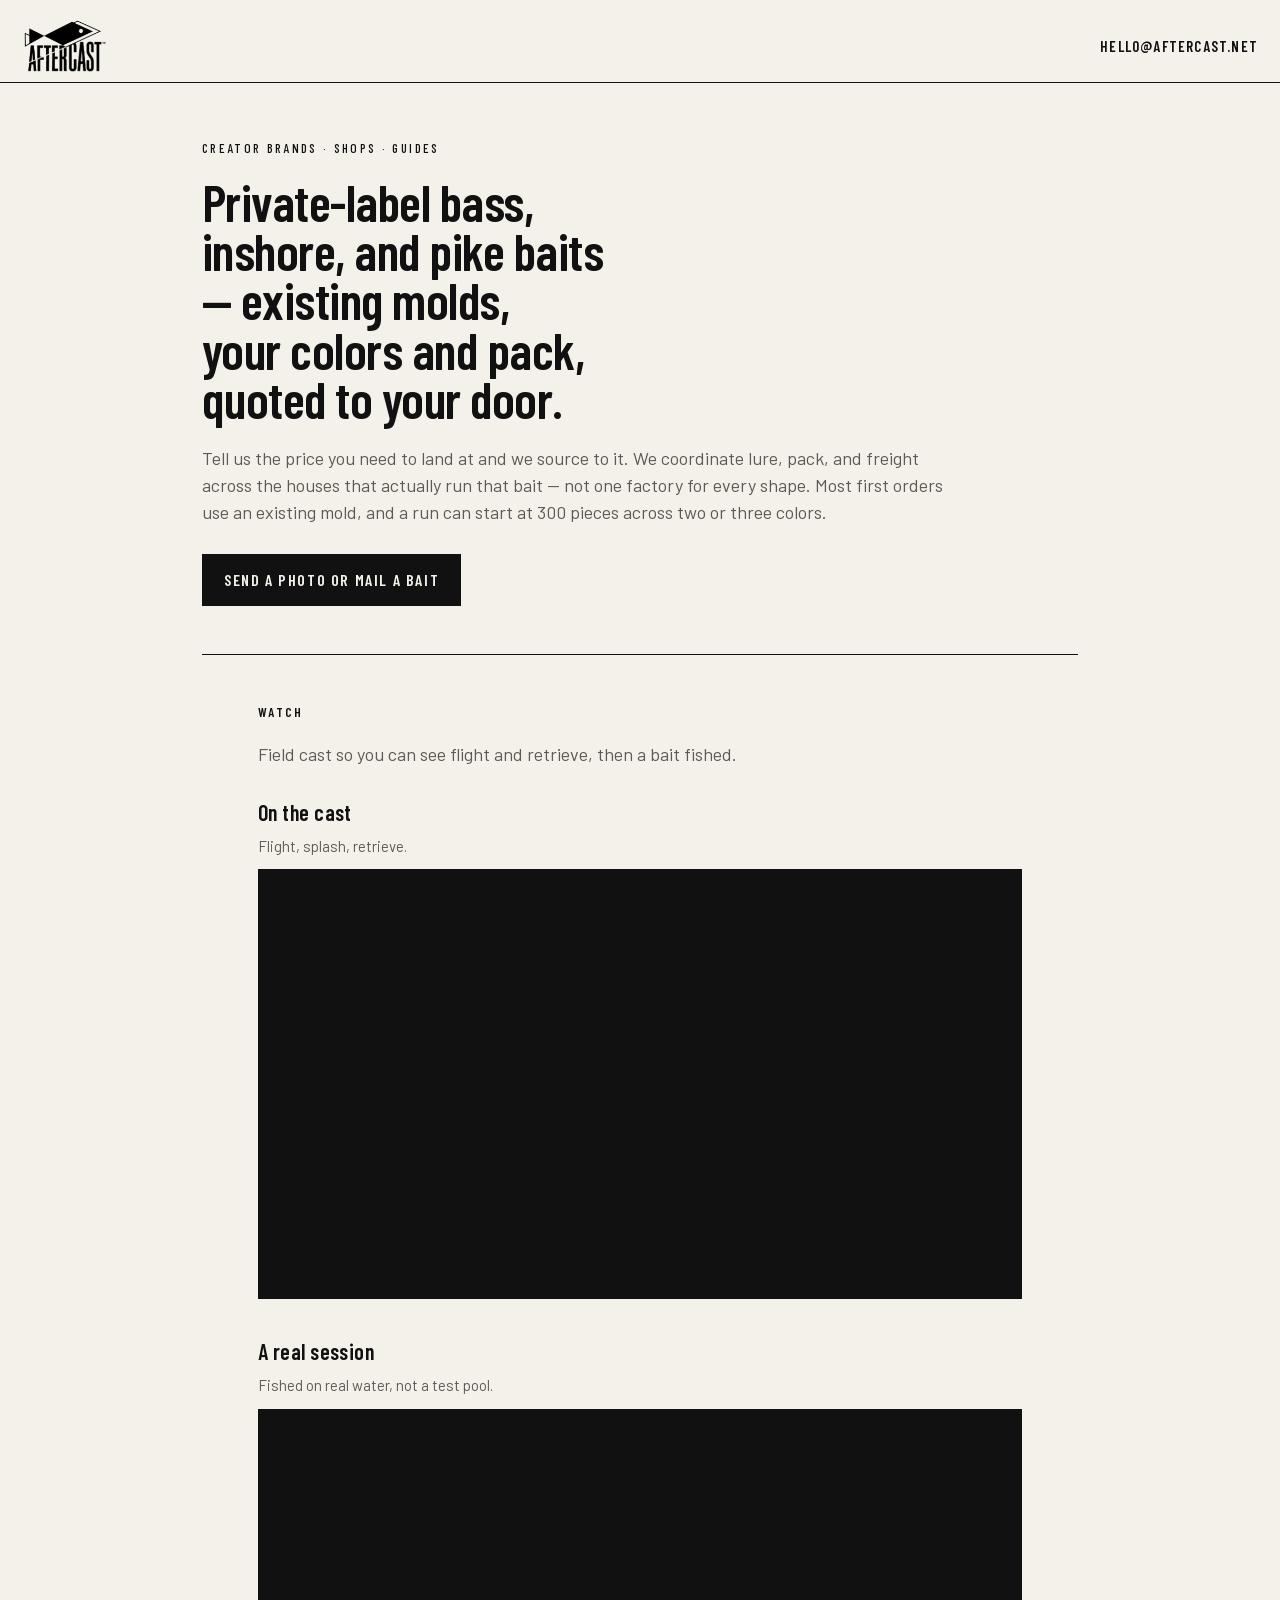
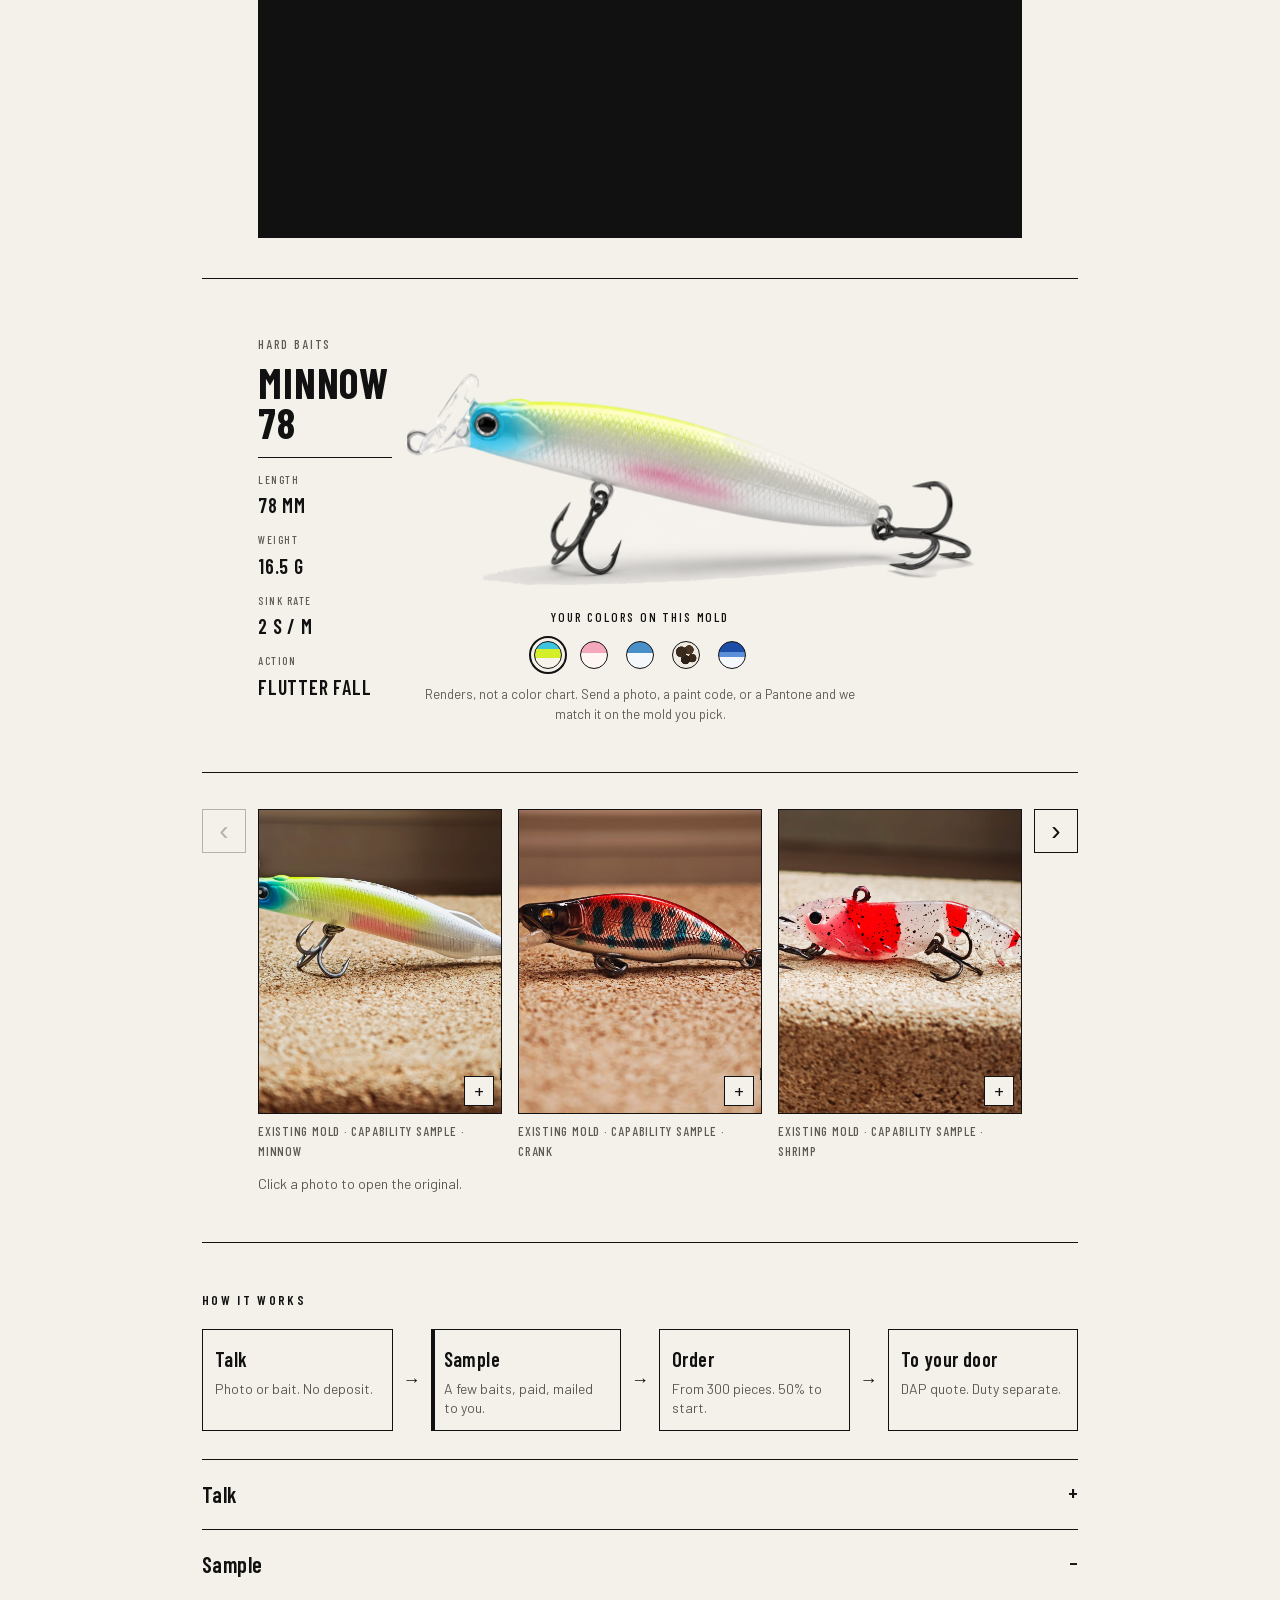
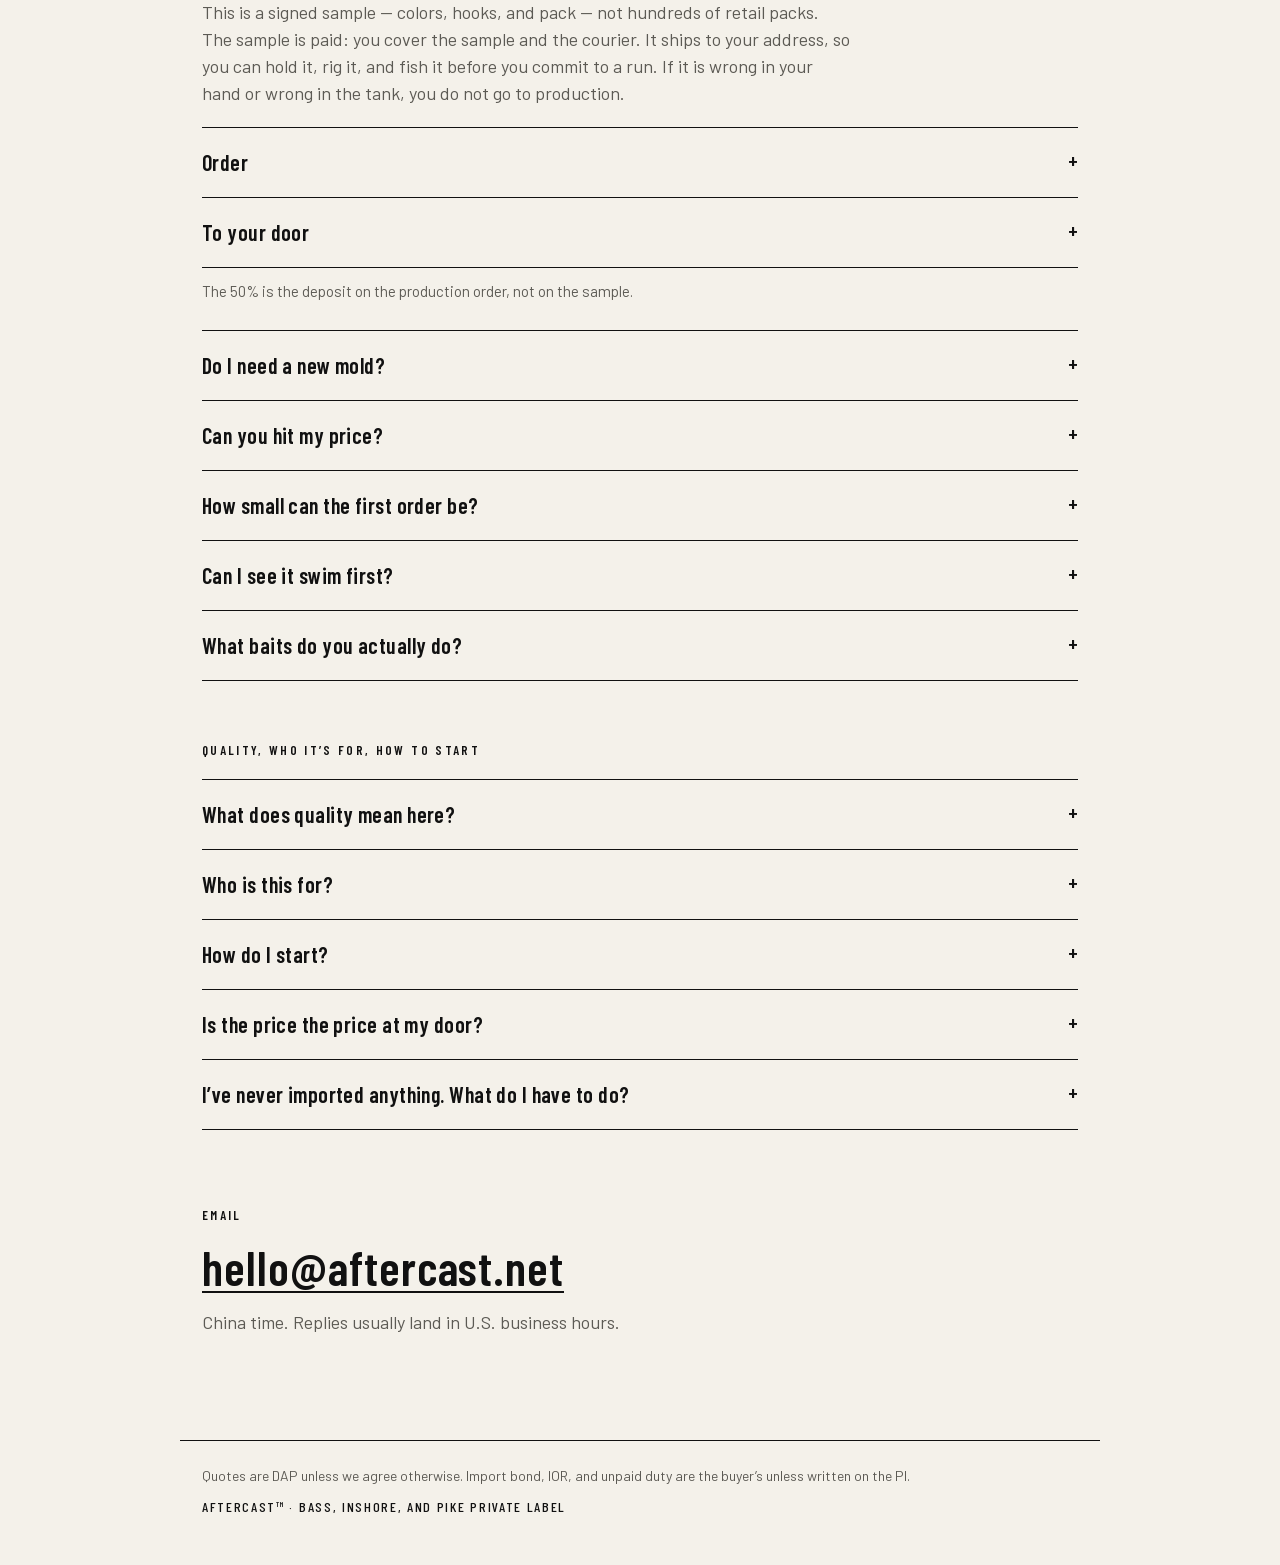
<file: index.html>
<!DOCTYPE html>
<html lang="en">
<head>
  <meta charset="utf-8">
  <meta name="viewport" content="width=device-width, initial-scale=1">
  <title>Aftercast — Private-label bass, inshore &amp; pike | existing molds</title>
  <meta name="description" content="Private-label bass, inshore, and pike lures from existing molds, sourced to the landed cost you need. Runs start at 300 pieces. Your colors and pack, a paid sample mailed to you, quoted DAP to your door.">
  <link rel="canonical" href="https://aftercast.net/">
  <link rel="icon" href="assets/logo.png">
  <link rel="apple-touch-icon" href="assets/logo.png">
  <meta property="og:type" content="website">
  <meta property="og:locale" content="en_US">
  <meta property="og:url" content="https://aftercast.net/">
  <meta property="og:site_name" content="Aftercast">
  <meta property="og:title" content="Aftercast — Private-label bass, inshore, and pike lures">
  <meta property="og:description" content="Existing molds, your colors and pack, runs from 300 pieces, quoted to your door. For creator brands, shops, and guides.">
  <meta property="og:image" content="https://aftercast.net/assets/logo.png">
  <meta property="og:image:width" content="1536">
  <meta property="og:image:height" content="1024">
  <meta name="twitter:card" content="summary_large_image">
  <meta name="twitter:title" content="Aftercast — Private-label bass, inshore, and pike lures">
  <meta name="twitter:description" content="Existing molds, your colors and pack, runs from 300 pieces, quoted to your door.">
  <meta name="twitter:image" content="https://aftercast.net/assets/logo.png">
  <link rel="stylesheet" href="styles.css?v=lure21">
  <script type="application/ld+json">
  {
    "@context": "https://schema.org",
    "@graph": [
      {
        "@type": "Organization",
        "@id": "https://aftercast.net/#org",
        "name": "Aftercast",
        "url": "https://aftercast.net/",
        "logo": "https://aftercast.net/assets/logo.png",
        "email": "hello@aftercast.net",
        "description": "Private-label bass, inshore, and pike fishing lures from existing molds, in runs from 300 pieces, quoted DAP to your door."
      },
      {
        "@type": "WebSite",
        "@id": "https://aftercast.net/#website",
        "url": "https://aftercast.net/",
        "name": "Aftercast",
        "publisher": { "@id": "https://aftercast.net/#org" }
      },
      {
        "@type": "FAQPage",
        "@id": "https://aftercast.net/#faq",
        "mainEntity": [
          {
            "@type": "Question",
            "name": "Do I need a new mold?",
            "acceptedAnswer": {
              "@type": "Answer",
              "text": "No. First orders should use an existing mold. You still choose colors, hook brand, and the pack. A new cavity comes later, if that shape sells."
            }
          },
          {
            "@type": "Question",
            "name": "Can you hit my price?",
            "acceptedAnswer": {
              "@type": "Answer",
              "text": "Tell us the landed cost you need and we will tell you honestly whether it is reachable, and on which shape. We quote across several houses rather than one, so the price you give us is what we source against. If your number does not work on the shape you want, we say so before you pay for a sample."
            }
          },
          {
            "@type": "Question",
            "name": "How small can the first order be?",
            "acceptedAnswer": {
              "@type": "Answer",
              "text": "A first production run starts at 300 pieces, and you can split that across two or three colors. The sample before it is a few baits, paid and mailed to your address. Printed bags and new molds carry their own minimums, and we tell you which number applies before you pay for anything."
            }
          },
          {
            "@type": "Question",
            "name": "Can I see it swim first?",
            "acceptedAnswer": {
              "@type": "Answer",
              "text": "Yes. We shoot tank clips — action, sink, pause — on the sample you would actually produce. If the clip is wrong, you do not pay for a production run."
            }
          },
          {
            "@type": "Question",
            "name": "What baits do you actually do?",
            "acceptedAnswer": {
              "@type": "Answer",
              "text": "Bass, inshore, and European predator: minnows, walkers, poppers, jerkbaits, small cranks, blades and vibes, paddle tails, stick baits, shrimp-style soft plastics, and pike and perch baits from roughly 10 to 23 cm. Not frogs, giant musky, wood, or ice spoons on the first project."
            }
          },
          {
            "@type": "Question",
            "name": "I have never imported anything. What do I have to do?",
            "acceptedAnswer": {
              "@type": "Answer",
              "text": "You are the importer, not us. At this size that involves less than most people expect. In the United States a shipment valued under $2,500 generally clears as an informal entry: no customs bond, no broker required by law, and the courier files it for you. You need an importer number, which for a company is your EIN. In the EU and UK it is an EORI number, and in Australia your ABN. We supply the commercial invoice, packing list, HS code, and a certificate of origin where one applies, because most clearance trouble starts with the seller's paperwork rather than the buyer's. Duty stays a separate line and we do not guess the rate; your courier or broker confirms it. Thresholds and rates change, so treat this as the shape of it rather than as advice."
            }
          },
          {
            "@type": "Question",
            "name": "Is the price the price at my door?",
            "acceptedAnswer": {
              "@type": "Answer",
              "text": "The quote is DAP to your address unless we write something else on the PI. Bond, importer of record, and unpaid duty stay with you unless they are on the PI."
            }
          }
        ]
      }
    ]
  }
  </script>
</head>
<body>
  <header class="top">
    <a class="brand" href="#top" aria-label="Aftercast home">
      <img src="assets/logo.png?v=tr1" alt="Aftercast™">
    </a>
    <a class="top-mail" href="mailto:hello@aftercast.net">hello@aftercast.net</a>
  </header>

  <main id="top">
    <section class="hero">
      <p class="kicker">Creator brands · shops · guides</p>
      <h1>Private-label bass, inshore, and pike baits — existing molds, your colors and pack, quoted to your door.</h1>
      <p class="lede">Tell us the price you need to land at and we source to it. We coordinate lure, pack, and freight across the houses that actually run that bait — not one factory for every shape. Most first orders use an existing mold, and a run can start at 300 pieces across two or three colors.</p>
      <a class="btn" href="mailto:hello@aftercast.net?subject=Aftercast%20%E2%80%94%20photo%20or%20sample">Send a photo or mail a bait</a>
    </section>

    <section class="videos" id="watch" aria-label="Field-cast and full-session video">
      <div class="stage">
        <div class="stage-rail" aria-hidden="true"></div>
        <div class="stage-main">
          <h2>Watch</h2>
          <p class="video-lede">Field cast so you can see flight and retrieve, then a bait fished.</p>
          <h3>On the cast</h3>
          <p class="video-note">Flight, splash, retrieve.</p>
          <div
            class="player"
            data-youtube="80Fo-eWBkOc"
            data-title="On the cast"
          ></div>
          <h3>A real session</h3>
          <p class="video-note">Fished on real water, not a test pool.</p>
          <div
            class="player"
            data-youtube="QU4zKHYyUk0"
            data-title="A real session"
          ></div>
        </div>
        <div class="stage-rail" aria-hidden="true"></div>
      </div>
    </section>

    <section class="colors" id="colors" aria-label="Colorways on an existing mold">
      <div class="stage">
        <div class="stage-rail" aria-hidden="true"></div>
        <div class="stage-main">
          <div class="lure-board" data-lure>
            <aside class="lure-spec">
              <p class="lure-cat">Hard baits</p>
              <h2>Minnow 78</h2>
              <dl>
                <div><dt>Length</dt><dd>78 mm</dd></div>
                <div><dt>Weight</dt><dd>16.5 g</dd></div>
                <div><dt>Sink rate</dt><dd>2 s / m</dd></div>
                <div><dt>Action</dt><dd>Flutter fall</dd></div>
              </dl>
            </aside>
            <div class="lure-stage">
              <img
                data-lure-art
                data-base="assets/lure/cgi.png?v=lure18"
                src="assets/lure/cgi.png?v=lure18"
                alt="Citrus finish on this mold"
              >
            </div>
            <div class="lure-finishes">
              <p class="lure-finishes-title">Your colors on this mold</p>
              <div class="swatches" role="list">
                <button type="button" class="swatch swatch-citrus is-on" data-finish="citrus" data-src="assets/lure/cgi.png?v=lure18" role="listitem" aria-label="Citrus"></button>
                <button type="button" class="swatch swatch-blossom" data-finish="blossom" data-src="assets/lure/blossom.png?v=lure18" role="listitem" aria-label="Blossom"></button>
                <button type="button" class="swatch swatch-gulf" data-finish="gulf" data-src="assets/lure/gulf.png?v=lure18" role="listitem" aria-label="Gulf"></button>
                <button type="button" class="swatch swatch-leopard" data-finish="leopard" data-src="assets/lure/leopard.png?v=lure18" role="listitem" aria-label="Leopard"></button>
                <button type="button" class="swatch swatch-butterfly" data-finish="butterfly" data-src="assets/lure/butterfly.png?v=lure18" role="listitem" aria-label="Blue butterfly"></button>
              </div>
              <p class="lure-finishes-note">Renders, not a color chart. Send a photo, a paint code, or a Pantone and we match it on the mold you pick.</p>
            </div>
          </div>
        </div>
        <div class="stage-rail" aria-hidden="true"></div>
      </div>
    </section>

    <section class="gallery" aria-label="Capability samples">
      <div class="stage" data-carousel tabindex="0">
        <button type="button" class="carousel-btn" data-carousel-prev aria-label="Previous photos">‹</button>
        <div class="stage-main">
          <div class="carousel-window">
            <div class="carousel-track">
              <figure>
                <a class="zoom-shot" href="assets/photos/minnow-a.jpg">
                  <img src="assets/photos/minnow-a.jpg" alt="Existing mold capability sample, minnow">
                </a>
                <figcaption>Existing mold · capability sample · minnow</figcaption>
              </figure>
              <figure>
                <a class="zoom-shot" href="assets/photos/minnow-b.jpg">
                  <img src="assets/photos/minnow-b.jpg" alt="Existing mold capability sample, crank minnow">
                </a>
                <figcaption>Existing mold · capability sample · crank</figcaption>
              </figure>
              <figure>
                <a class="zoom-shot" href="assets/photos/shrimp-a.jpg">
                  <img src="assets/photos/shrimp-a.jpg" alt="Existing mold capability sample, shrimp">
                </a>
                <figcaption>Existing mold · capability sample · shrimp</figcaption>
              </figure>
              <figure>
                <a class="zoom-shot" href="assets/photos/hard.jpg?v=p2">
                  <img src="assets/photos/hard.jpg?v=p2" alt="Existing mold capability sample, jerkbait">
                </a>
                <figcaption>Existing mold · capability sample · jerkbait</figcaption>
              </figure>
              <figure>
                <a class="zoom-shot" href="assets/photos/pack.jpg?v=p2">
                  <img src="assets/photos/pack.jpg?v=p2" alt="Existing mold capability sample, diving minnow">
                </a>
                <figcaption>Existing mold · capability sample · minnow</figcaption>
              </figure>
              <figure>
                <a class="zoom-shot" href="assets/photos/stick.jpg">
                  <img src="assets/photos/stick.jpg" alt="Existing mold capability sample, stick bait">
                </a>
                <figcaption>Existing mold · capability sample · stick</figcaption>
              </figure>
              <figure>
                <a class="zoom-shot" href="assets/photos/minnow-c.jpg?v=p2">
                  <img src="assets/photos/minnow-c.jpg?v=p2" alt="Existing mold capability sample, sinking pencil">
                </a>
                <figcaption>Existing mold · capability sample · sinking pencil</figcaption>
              </figure>
              <figure>
                <a class="zoom-shot" href="assets/photos/shrimp-b.jpg">
                  <img src="assets/photos/shrimp-b.jpg" alt="Existing mold capability sample, shrimp soft bait">
                </a>
                <figcaption>Existing mold · capability sample · shrimp</figcaption>
              </figure>
            </div>
          </div>
        </div>
        <button type="button" class="carousel-btn" data-carousel-next aria-label="Next photos">›</button>
      </div>
      <p class="gallery-hint">Click a photo to open the original.</p>
    </section>

    <section class="faq" id="how">
      <h2>How it works</h2>

      <ol class="flow" aria-label="Project path">
        <li>
          <a class="flow-step" href="#step-talk">
            <span class="flow-name">Talk</span>
            <span class="flow-note">Photo or bait. No deposit.</span>
          </a>
        </li>
        <li class="flow-arrow" aria-hidden="true">→</li>
        <li>
          <a class="flow-step is-current" href="#step-sample">
            <span class="flow-name">Sample</span>
            <span class="flow-note">A few baits, paid, mailed to you.</span>
          </a>
        </li>
        <li class="flow-arrow" aria-hidden="true">→</li>
        <li>
          <a class="flow-step" href="#step-order">
            <span class="flow-name">Order</span>
            <span class="flow-note">From 300 pieces. 50% to start.</span>
          </a>
        </li>
        <li class="flow-arrow" aria-hidden="true">→</li>
        <li>
          <a class="flow-step" href="#step-door">
            <span class="flow-name">To your door</span>
            <span class="flow-note">DAP quote. Duty separate.</span>
          </a>
        </li>
      </ol>

      <div class="flow-details">
        <details id="step-talk">
          <summary>Talk</summary>
          <p>Send a photo or mail one bait. We agree on mold, colors, hooks, and pack. No deposit for that.</p>
        </details>
        <details id="step-sample" open>
          <summary>Sample</summary>
          <p>This is a signed sample — colors, hooks, and pack — not hundreds of retail packs. The sample is paid: you cover the sample and the courier. It ships to your address, so you can hold it, rig it, and fish it before you commit to a run. If it is wrong in your hand or wrong in the tank, you do not go to production.</p>
        </details>
        <details id="step-order">
          <summary>Order</summary>
          <p>A first run starts at 300 pieces, and you can split it across two or three colors — this is not container work. 50% starts that order; the rest is due before the cartons leave. Later reorders follow the same signed sample.</p>
        </details>
        <details id="step-door">
          <summary>To your door</summary>
          <p>Production runs to the signed sample, and we check it before the cartons leave. Freight is in the DAP quote. Duty stays a separate line — we are not your importer of record.</p>
        </details>
      </div>
      <p class="flow-deposit">The 50% is the deposit on the production order, not on the sample.</p>

      <details>
        <summary>Do I need a new mold?</summary>
        <p>No. First orders should use an existing mold. You still choose colors, hook brand, and the pack. A new cavity comes later, if that shape sells.</p>
      </details>
      <details>
        <summary>Can you hit my price?</summary>
        <p>Tell us the landed cost you need and we will tell you honestly whether it is reachable, and on which shape. We quote across several houses rather than one, so the price you give us is what we source against. If your number does not work on the shape you want, we say so before you pay for a sample — and usually we can tell you which shape does work at that number.</p>
      </details>
      <details>
        <summary>How small can the first order be?</summary>
        <p>A first production run starts at 300 pieces, and you can split that across two or three colors. The sample before it is a few baits, paid and mailed to you. Printed bags and new molds carry their own minimums. We tell you which number applies before you pay for anything.</p>
      </details>
      <details>
        <summary>Can I see it swim first?</summary>
        <p>Yes. We shoot tank clips — action, sink, pause — on the sample you would actually produce. If the clip is wrong, you do not pay for a production run.</p>
      </details>
      <details>
        <summary>What baits do you actually do?</summary>
        <p>Bass, inshore, and European predator: minnows, walkers, poppers, jerkbaits, small cranks, blades and vibes, paddle tails, stick baits, shrimp-style soft plastics, and pike and perch baits from roughly 10 to 23 cm. Not frogs, giant musky, wood, or ice spoons on the first project.</p>
      </details>
    </section>

    <section class="faq">
      <h2>Quality, who it’s for, how to start</h2>

      <details>
        <summary>What does quality mean here?</summary>
        <p>A locked sample plus a short list: hard baits (weight, balance, hardware, paint, pause); soft baits (shape, softness, oil, seal); packs (count, barcode, warning, carton mark). Hooks are BKK or Mustad — whichever brand is on the signed sample. Those are the two I can hold a firm price on. We do not swap in an unnamed hook on the reorder.</p>
      </details>
      <details>
        <summary>Who is this for?</summary>
        <p>Creators, shops, and guides who already have a name — especially if a bait stocked out and the next run has to match, if you are pouring, printing, or painting by hand and have run out of hours, or if you run a shop, have spent years selling other people’s brands, and want one bait with your own name on the shelf. Not a sourcing agent, not Amazon white-label volume, not “cheapest China” RFQs, not brands that must be Made in USA.</p>
      </details>
      <details>
        <summary>How do I start?</summary>
        <p>Email a photo, or mail one bait. Photos get you a route. A mailed bait gets you a number you can trust. Say the shape, a target quantity, the landed cost you are aiming at, and whether you already have pack artwork. Write first if you want a mailing address.</p>
      </details>
      <details>
        <summary>Is the price the price at my door?</summary>
        <p>The quote is DAP to your address unless we write something else on the PI. Bond, importer of record, and unpaid duty stay with you unless they are on the PI.</p>
      </details>
      <details>
        <summary>I’ve never imported anything. What do I have to do?</summary>
        <p>You are the importer, not us. At this size that involves less than most people expect. In the United States a shipment valued under $2,500 generally clears as an informal entry: no customs bond, no broker required by law, and the courier files it for you. You need an importer number — for a company that is your EIN. In the EU and UK it is an EORI number, and in Australia your ABN.</p>
        <p>We supply the commercial invoice, packing list, HS code, and a certificate of origin where one applies, because most clearance trouble starts with the seller’s paperwork rather than the buyer’s. Duty stays a separate line and we do not guess the rate — your courier or broker confirms it. Thresholds and rates change, so treat this as the shape of it rather than as advice.</p>
      </details>
    </section>

    <section class="contact" id="contact">
      <h2>Email</h2>
      <a class="mail-big" href="mailto:hello@aftercast.net">hello@aftercast.net</a>
      <p>China time. Replies usually land in U.S. business hours.</p>
    </section>
  </main>

  <footer>
    <p>Quotes are DAP unless we agree otherwise. Import bond, IOR, and unpaid duty are the buyer’s unless written on the PI.</p>
    <p class="foot-name">Aftercast™ · bass, inshore, and pike private label</p>
  </footer>
  <script src="player.js?v=zoom8"></script>
  <script src="lure-viewer.js?v=lure18"></script>
</body>
</html>
</file>
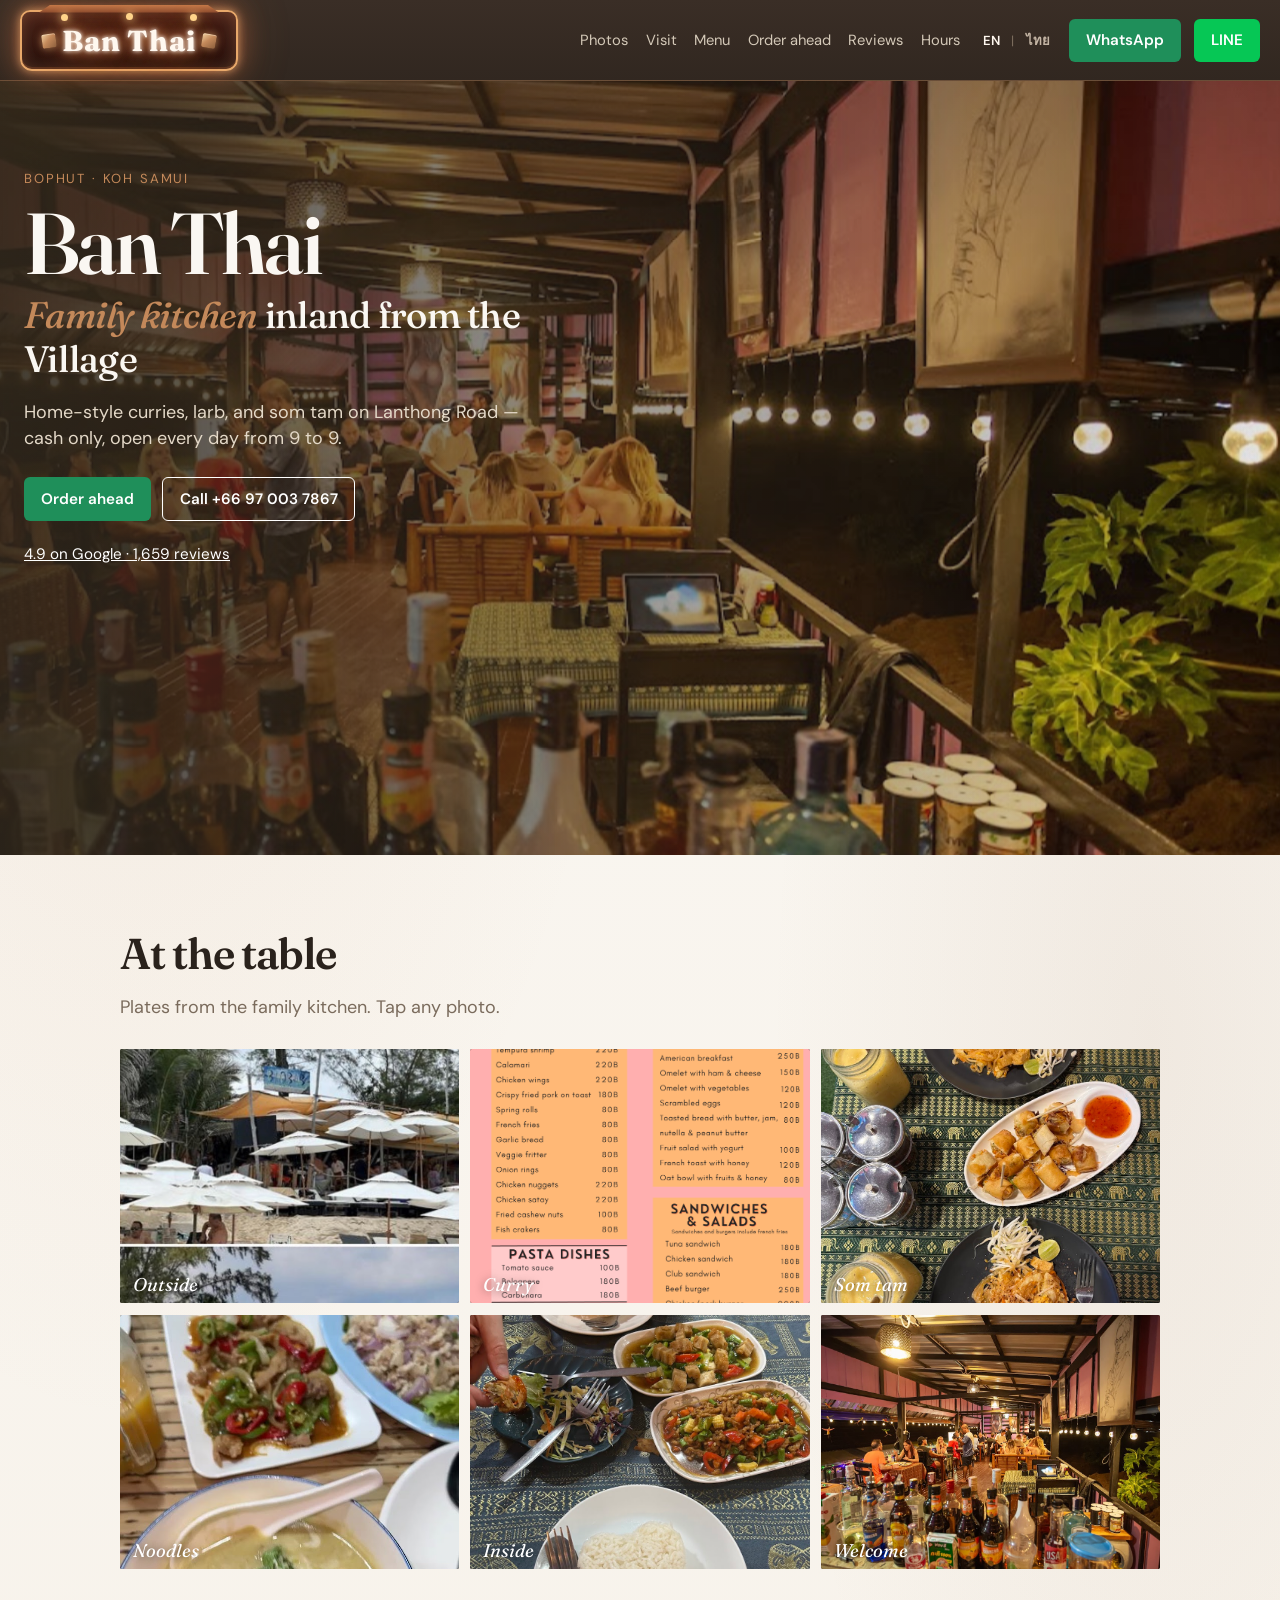
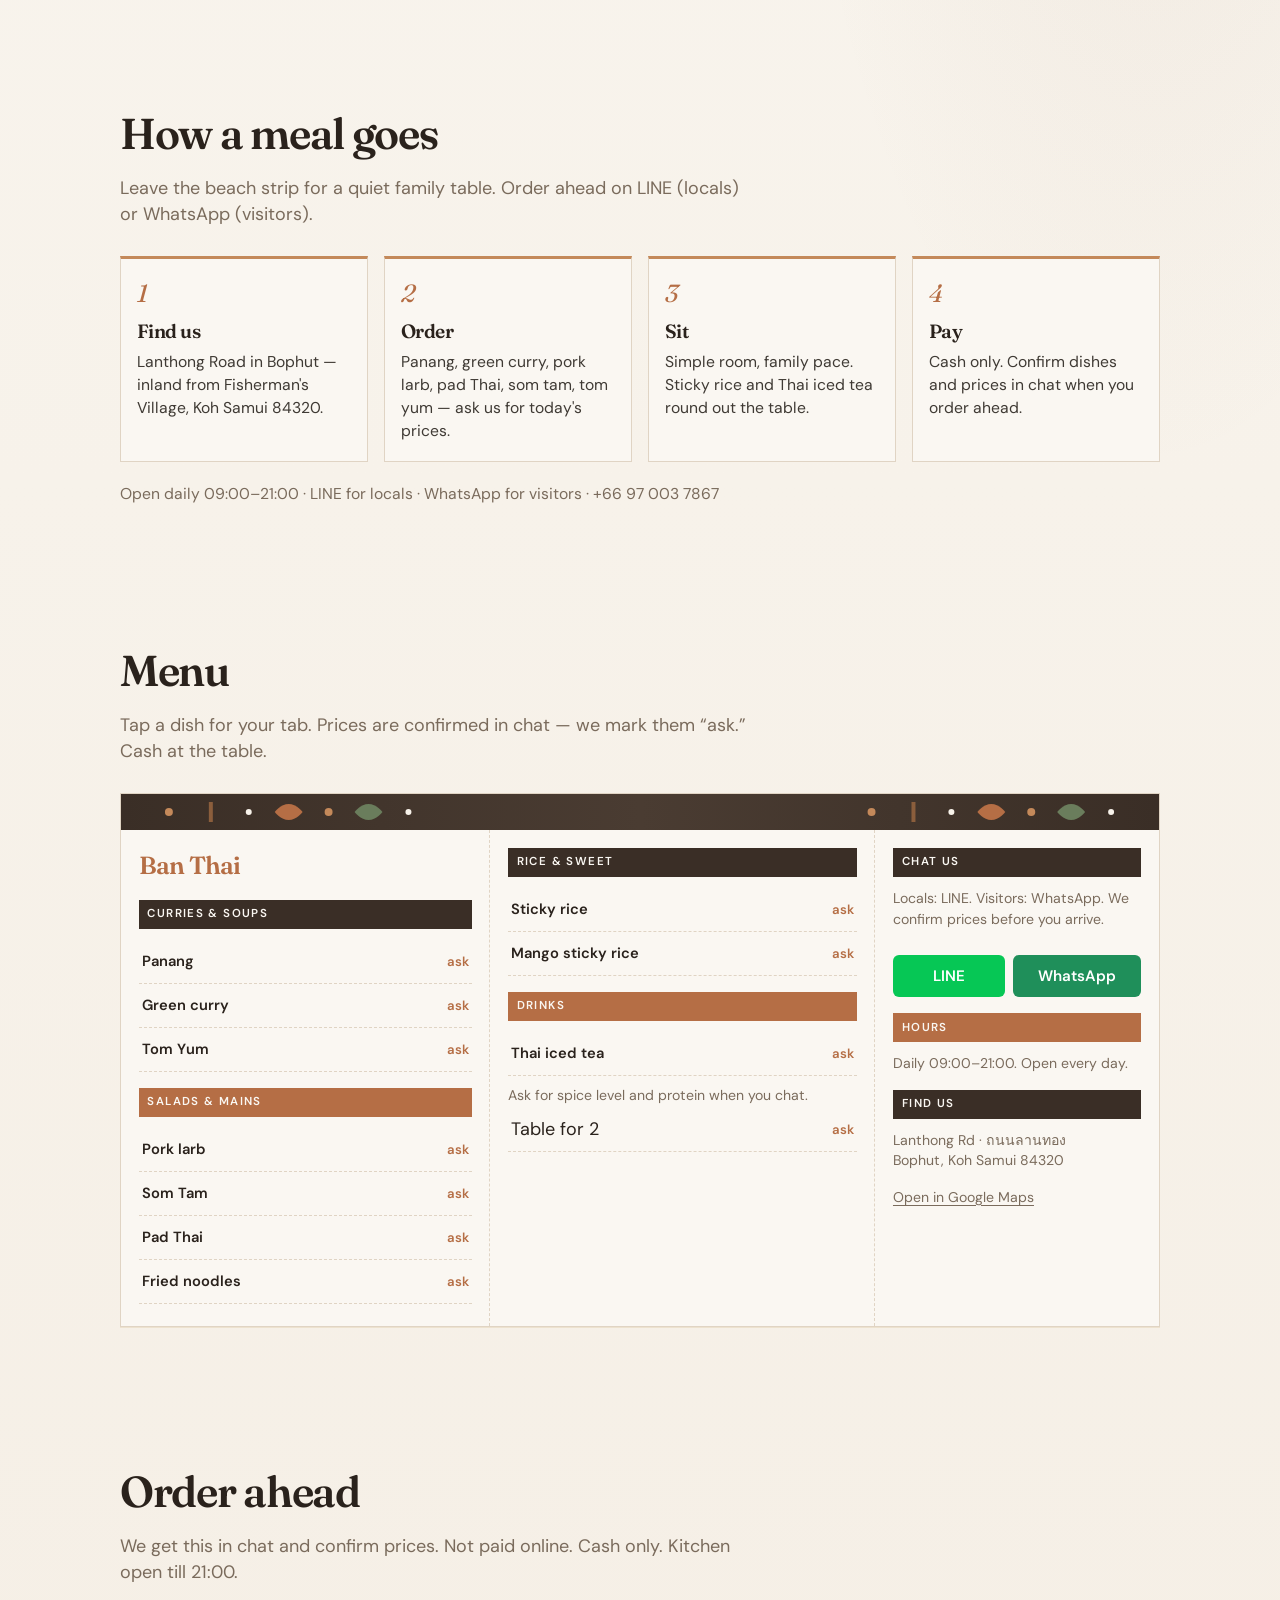
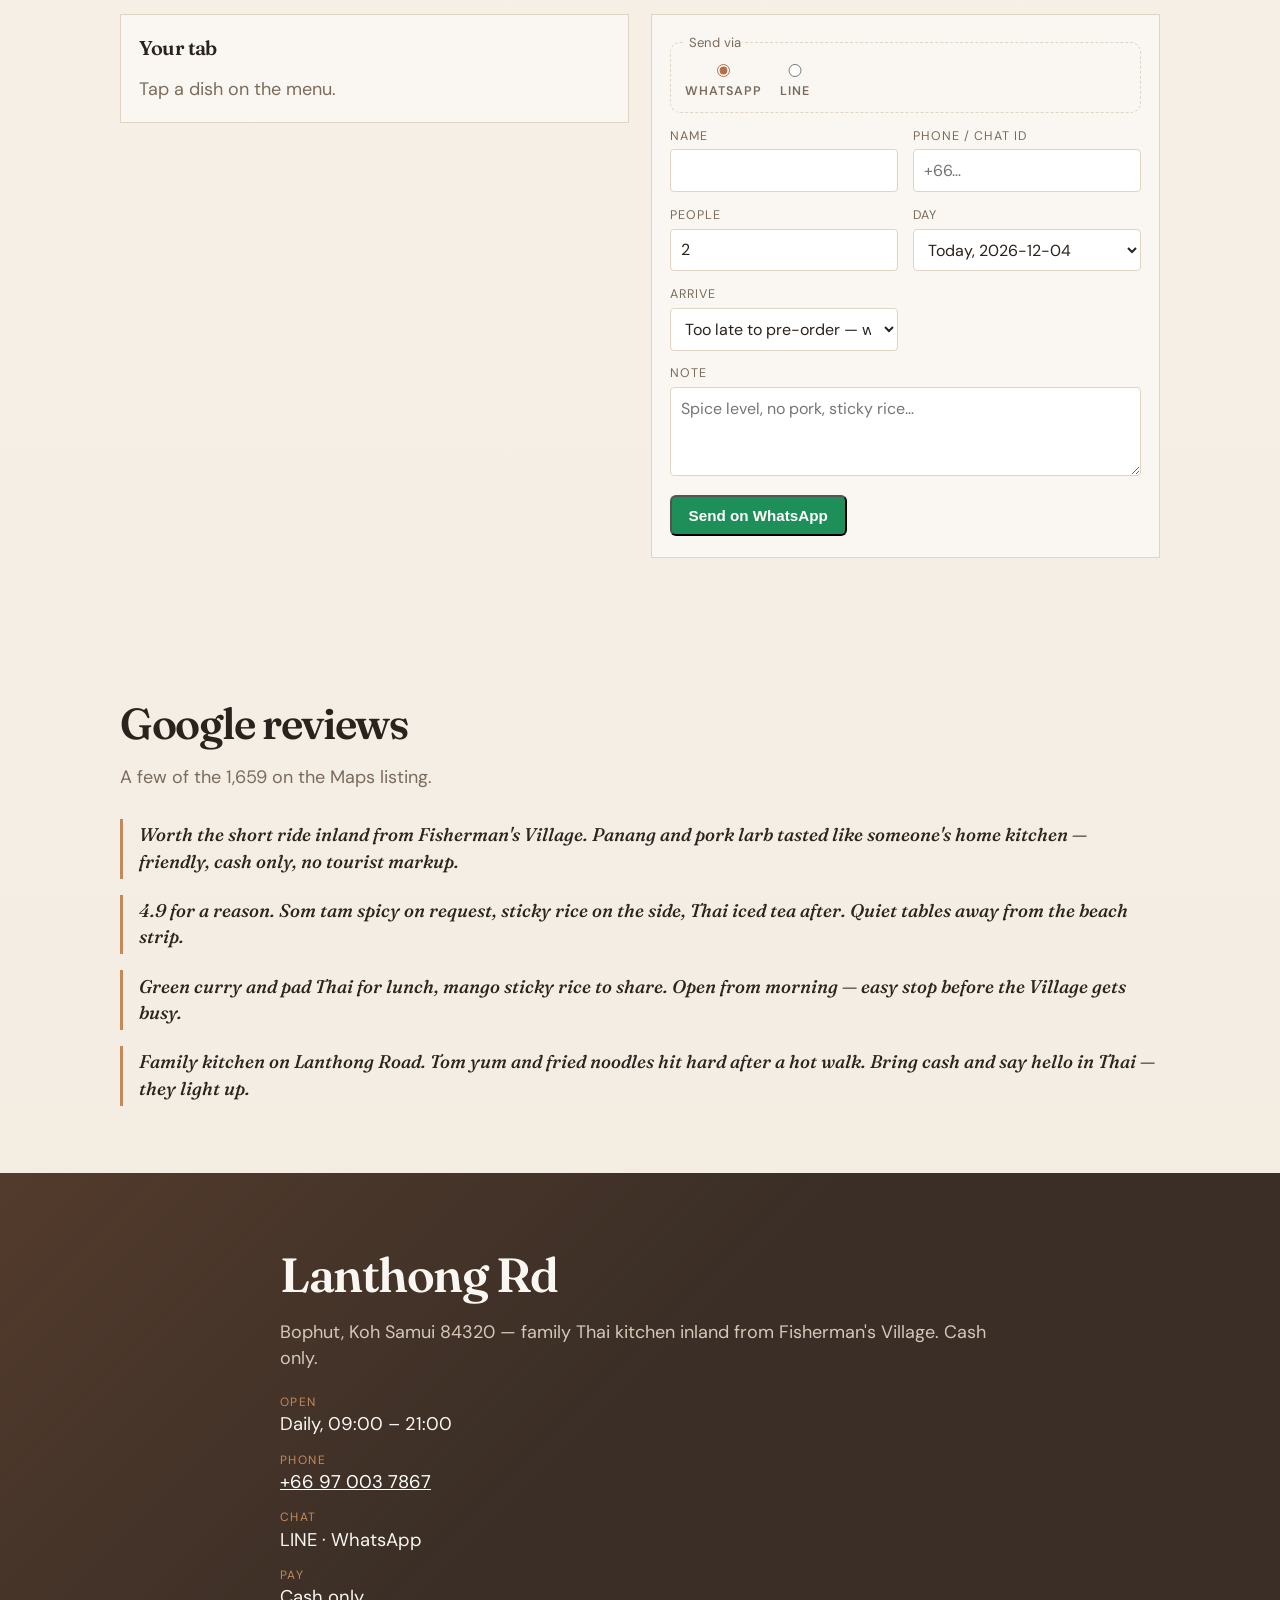
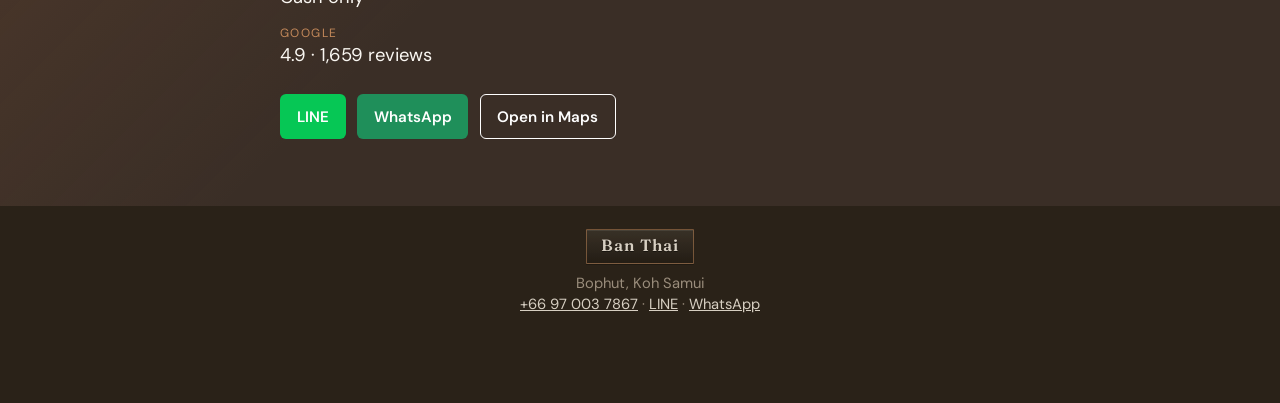
<file: shops/ban-thai-bophut/index.html>
<!DOCTYPE html>
<html lang="th" data-lang="th">
<head>
  <meta charset="utf-8">
  <meta name="viewport" content="width=device-width, initial-scale=1">
  <title>Ban Thai · บ้านไทย — Bophut, Koh Samui</title>
  <meta name="robots" content="noindex, nofollow">
  <meta name="description" content="Family Thai kitchen on Lanthong Rd, Bophut. Curries, larb, som tam. Cash only. Open daily 09:00–21:00. Order ahead on LINE or WhatsApp.">
  <link rel="stylesheet" href="styles.css?v=ban2">
  <link rel="preconnect" href="https://fonts.googleapis.com">
  <link rel="preconnect" href="https://fonts.gstatic.com" crossorigin>
  <link href="https://fonts.googleapis.com/css2?family=DM+Sans:ital,opsz,wght@0,9..40,400;0,9..40,500;0,9..40,600;0,9..40,700;1,9..40,400&family=Fraunces:ital,opsz,wght@0,9..144,500;0,9..144,600;0,9..144,700;1,9..144,500;1,9..144,600&display=swap" rel="stylesheet">
  <script type="application/ld+json">
  {
    "@context": "https://schema.org",
    "@type": "Restaurant",
    "name": "Ban Thai",
    "alternateName": "บ้านไทย",
    "servesCuisine": "Thai",
    "address": {
      "@type": "PostalAddress",
      "streetAddress": "Lanthong Rd",
      "addressLocality": "Bophut, Koh Samui",
      "postalCode": "84320",
      "addressCountry": "TH"
    },
    "telephone": "+66970037867",
    "image": "photos/hero.jpg",
    "aggregateRating": {
      "@type": "AggregateRating",
      "ratingValue": "4.9",
      "reviewCount": "1659"
    },
    "openingHoursSpecification": [
      {
        "@type": "OpeningHoursSpecification",
        "dayOfWeek": ["Monday","Tuesday","Wednesday","Thursday","Friday","Saturday","Sunday"],
        "opens": "09:00",
        "closes": "21:00"
      }
    ],
    "currenciesAccepted": "THB",
    "paymentAccepted": "Cash"
  }
  </script>
</head>
<body>
  <header class="top">
    <a class="mark" href="#top">
      <span class="deco roof" aria-hidden="true"></span>
      <span class="deco wood wood-l" aria-hidden="true"></span>
      <span data-en="Ban Thai" data-th="บ้านไทย">Ban Thai</span>
      <span class="deco wood wood-r" aria-hidden="true"></span>
      <span class="bulb b1" aria-hidden="true"></span>
      <span class="bulb b2" aria-hidden="true"></span>
      <span class="bulb b3" aria-hidden="true"></span>
    </a>
    <nav>
      <a href="#photos" data-en="Photos" data-th="รูปภาพ">รูปภาพ</a>
      <a href="#day" data-en="Visit" data-th="มาทาน">มาทาน</a>
      <a href="#menu" data-en="Menu" data-th="เมนู">เมนู</a>
      <a href="#ticket" data-en="Order ahead" data-th="สั่งล่วงหน้า">สั่งล่วงหน้า</a>
      <a href="#reviews" data-en="Reviews" data-th="รีวิว">รีวิว</a>
      <a href="#visit" data-en="Hours" data-th="เวลาเปิด">เวลาเปิด</a>
    </nav>
    <div class="lang-switch" role="group" aria-label="Language">
      <button type="button" data-set-lang="en" aria-pressed="false">EN</button>
      <span class="lang-sep" aria-hidden="true">|</span>
      <button type="button" data-set-lang="th" aria-pressed="true">ไทย</button>
    </div>
    <a class="btn btn-wa" href="https://wa.me/66970037867?text=Hi%20Ban%20Thai%2C%20I%27d%20like%20a%20table." data-en="WhatsApp" data-th="WhatsApp">WhatsApp</a>
    <a class="btn btn-line" href="https://line.me/R/msg/text/?%E0%B8%AA%E0%B8%A7%E0%B8%B1%E0%B8%AA%E0%B8%94%E0%B8%B5%20%E0%B8%9A%E0%B9%89%E0%B8%B2%E0%B8%99%E0%B9%84%E0%B8%97%E0%B8%A2%20%E0%B8%82%E0%B8%AD%E0%B8%88%E0%B8%AD%E0%B8%87%E0%B9%82%E0%B8%95%E0%B9%8A%E0%B8%B0" data-en="LINE" data-th="LINE">LINE</a>
  </header>

  <main id="top">
    <section class="hero is-playing" data-hero-scene>
      <button class="hero-photo" type="button" data-zoom="photos/hero.jpg" aria-label="Zoom restaurant photo">
        <span class="hero-stage">
          <img src="photos/hero.jpg" alt="Ban Thai family kitchen in Bophut, Koh Samui">
        </span>
        <span class="photo-veil"></span>
      </button>
      <div class="hero-copy">
        <p class="kicker" data-en="Bophut · Koh Samui" data-th="บ่อผุด · เกาะสมุย">บ่อผุด · เกาะสมุย</p>
        <h1 data-en="Ban Thai" data-th="บ้านไทย">บ้านไทย</h1>
        <p class="hero-tag"><em data-en="Family kitchen" data-th="ครัวบ้าน ๆ">ครัวบ้าน ๆ</em> <span data-en="inland from the Village" data-th="ใกล้หมู่บ้านชาวประมง">ใกล้หมู่บ้านชาวประมง</span></p>
        <p class="lede" data-en="Home-style curries, larb, and som tam on Lanthong Road — cash only, open every day from 9 to 9." data-th="แกงพะแนง ลาบ ส้มตำ แบบบ้าน ๆ บนถนนลานทอง — จ่ายเงินสด เปิดทุกวัน เก้าโมงเช้าถึงสามทุ่ม">แกงพะแนง ลาบ ส้มตำ แบบบ้าน ๆ บนถนนลานทอง — จ่ายเงินสด เปิดทุกวัน เก้าโมงเช้าถึงสามทุ่ม</p>
        <div class="hero-actions">
          <a class="btn btn-wa" href="#ticket" data-en="Order ahead" data-th="สั่งล่วงหน้า">สั่งล่วงหน้า</a>
          <a class="btn btn-ghost" href="tel:+66970037867" data-en="Call +66 97 003 7867" data-th="โทร +66 97 003 7867">โทร +66 97 003 7867</a>
        </div>
        <p class="proof"><a href="https://www.google.com/maps/search/?api=1&amp;query=Ban+Thai+Lanthong+Rd+Bophut+Koh+Samui" data-en="4.9 on Google · 1,659 reviews" data-th="Google 4.9 · 1,659 รีวิว">Google 4.9 · 1,659 รีวิว</a></p>
      </div>
    </section>

    <section id="photos" class="block shots-block">
      <h2 data-en="At the table" data-th="บนโต๊ะ">บนโต๊ะ</h2>
      <p class="intro" data-en="Plates from the family kitchen. Tap any photo." data-th="จานจากครัวบ้าน กดดูรูปได้เลย">จานจากครัวบ้าน กดดูรูปได้เลย</p>
      <div class="shots">
        <button type="button" data-zoom="photos/exterior.jpg">
          <img src="photos/exterior.jpg" alt="Ban Thai exterior on Lanthong Road, Bophut">
          <span class="photo-veil"></span>
          <span data-en="Outside" data-th="หน้าร้าน">หน้าร้าน</span>
        </button>
        <button type="button" data-zoom="photos/food1.jpg">
          <img src="photos/food1.jpg" alt="Thai curry and rice at Ban Thai">
          <span class="photo-veil"></span>
          <span data-en="Curry" data-th="แกง">แกง</span>
        </button>
        <button type="button" data-zoom="photos/food2.jpg">
          <img src="photos/food2.jpg" alt="Som tam and sticky rice">
          <span class="photo-veil"></span>
          <span data-en="Som tam" data-th="ส้มตำ">ส้มตำ</span>
        </button>
        <button type="button" data-zoom="photos/food3.jpg">
          <img src="photos/food3.jpg" alt="Pad Thai and Thai iced tea">
          <span class="photo-veil"></span>
          <span data-en="Noodles" data-th="เส้น">เส้น</span>
        </button>
        <button type="button" data-zoom="photos/dining.jpg">
          <img src="photos/dining.jpg" alt="Dining room at Ban Thai Bophut">
          <span class="photo-veil"></span>
          <span data-en="Inside" data-th="ในร้าน">ในร้าน</span>
        </button>
        <button type="button" data-zoom="photos/hero.jpg">
          <img src="photos/hero.jpg" alt="Ban Thai welcome">
          <span class="photo-veil"></span>
          <span data-en="Welcome" data-th="ยินดีต้อนรับ">ยินดีต้อนรับ</span>
        </button>
      </div>
    </section>

    <section id="day" class="block">
      <h2 data-en="How a meal goes" data-th="มื้ออาหารเป็นยังไง">มื้ออาหารเป็นยังไง</h2>
      <p class="intro" data-en="Leave the beach strip for a quiet family table. Order ahead on LINE (locals) or WhatsApp (visitors)." data-th="ออกจากชายหาดมานั่งโต๊ะบ้าน ๆ สั่งล่วงหน้าทาง LINE (คนไทย) หรือ WhatsApp (นักท่องเที่ยว)">ออกจากชายหาดมานั่งโต๊ะบ้าน ๆ สั่งล่วงหน้าทาง LINE (คนไทย) หรือ WhatsApp (นักท่องเที่ยว)</p>
      <ol class="steps">
        <li>
          <h3 data-en="Find us" data-th="หาเรา">หาเรา</h3>
          <p data-en="Lanthong Road in Bophut — inland from Fisherman's Village, Koh Samui 84320." data-th="ถนนลานทอง บ่อผุด — ในซอยห่างจากหมู่บ้านชาวประมง เกาะสมุย 84320">ถนนลานทอง บ่อผุด — ในซอยห่างจากหมู่บ้านชาวประมง เกาะสมุย 84320</p>
        </li>
        <li>
          <h3 data-en="Order" data-th="สั่ง">สั่ง</h3>
          <p data-en="Panang, green curry, pork larb, pad Thai, som tam, tom yum — ask us for today's prices." data-th="พะแนง แกงเขียวหวาน ลาบหมู ผัดไทย ส้มตำ ต้มยำ — ราคาสอบถามวันต่อวัน">พะแนง แกงเขียวหวาน ลาบหมู ผัดไทย ส้มตำ ต้มยำ — ราคาสอบถามวันต่อวัน</p>
        </li>
        <li>
          <h3 data-en="Sit" data-th="นั่งทาน">นั่งทาน</h3>
          <p data-en="Simple room, family pace. Sticky rice and Thai iced tea round out the table." data-th="ร้านเรียบ ๆ จังหวะบ้าน ๆ มีข้าวเหนียวกับชาเย็นคู่โต๊ะ">ร้านเรียบ ๆ จังหวะบ้าน ๆ มีข้าวเหนียวกับชาเย็นคู่โต๊ะ</p>
        </li>
        <li>
          <h3 data-en="Pay" data-th="จ่าย">จ่าย</h3>
          <p data-en="Cash only. Confirm dishes and prices in chat when you order ahead." data-th="รับเฉพาะเงินสด ยืนยันเมนูกับราคาในแชทตอนสั่งล่วงหน้า">รับเฉพาะเงินสด ยืนยันเมนูกับราคาในแชทตอนสั่งล่วงหน้า</p>
        </li>
      </ol>
      <p class="note" data-en="Open daily 09:00–21:00 · LINE for locals · WhatsApp for visitors · +66 97 003 7867" data-th="เปิดทุกวัน 09:00–21:00 · คนไทยใช้ LINE · นักท่องเที่ยวใช้ WhatsApp · +66 97 003 7867">เปิดทุกวัน 09:00–21:00 · คนไทยใช้ LINE · นักท่องเที่ยวใช้ WhatsApp · +66 97 003 7867</p>
    </section>

    <section id="menu" class="block menu-block">
      <h2 data-en="Menu" data-th="เมนู">เมนู</h2>
      <p class="intro" data-en="Tap a dish for your tab. Prices are confirmed in chat — we mark them “ask.” Cash at the table." data-th="กดเมนูใส่รายการ ราคายืนยันในแชท — เขียนว่า “สอบถาม” จ่ายเงินสดที่ร้าน">กดเมนูใส่รายการ ราคายืนยันในแชท — เขียนว่า “สอบถาม” จ่ายเงินสดที่ร้าน</p>
      <div class="sheet">
        <svg class="sheet-frieze" viewBox="0 0 1040 36" aria-hidden="true">
          <g fill="none" fill-rule="evenodd">
            <circle fill="#c4895a" cx="48" cy="18" r="4"/>
            <path fill="#8b5e3c" d="M88 8h4v20h-4z"/>
            <circle fill="#f7f2ea" cx="128" cy="18" r="3"/>
            <path fill="#b56e45" d="M168 10c8 0 14 8 14 8s-6 8-14 8-14-8-14-8 6-8 14-8z"/>
            <circle fill="#c4895a" cx="208" cy="18" r="4"/>
            <path fill="#6a7d5c" d="M248 10c8 0 14 8 14 8s-6 8-14 8-14-8-14-8 6-8 14-8z"/>
            <circle fill="#f7f2ea" cx="288" cy="18" r="3"/>
            <circle fill="#c4895a" cx="752" cy="18" r="4"/>
            <path fill="#8b5e3c" d="M792 8h4v20h-4z"/>
            <circle fill="#f7f2ea" cx="832" cy="18" r="3"/>
            <path fill="#b56e45" d="M872 10c8 0 14 8 14 8s-6 8-14 8-14-8-14-8 6-8 14-8z"/>
            <circle fill="#c4895a" cx="912" cy="18" r="4"/>
            <path fill="#6a7d5c" d="M952 10c8 0 14 8 14 8s-6 8-14 8-14-8-14-8 6-8 14-8z"/>
            <circle fill="#f7f2ea" cx="992" cy="18" r="3"/>
          </g>
        </svg>
        <div class="sheet-grid">
          <div class="sheet-col">
            <p class="sheet-kicker">Ban Thai</p>
            <h3 class="sheet-h" data-en="Curries &amp; soups" data-th="แกงและต้ม">แกงและต้ม</h3>
            <ul class="sheet-list">
              <li><button type="button" class="add add-line" data-add="1" data-id="panang" data-name="พะแนง" data-name-en="Panang" data-name-th="พะแนง" data-price="0"><span>พะแนง</span><b data-en="ask" data-th="สอบถาม">สอบถาม</b></button></li>
              <li><button type="button" class="add add-line" data-add="1" data-id="green-curry" data-name="แกงเขียวหวาน" data-name-en="Green curry" data-name-th="แกงเขียวหวาน" data-price="0"><span>แกงเขียวหวาน</span><b data-en="ask" data-th="สอบถาม">สอบถาม</b></button></li>
              <li><button type="button" class="add add-line" data-add="1" data-id="tom-yum" data-name="ต้มยำ" data-name-en="Tom Yum" data-name-th="ต้มยำ" data-price="0"><span>ต้มยำ</span><b data-en="ask" data-th="สอบถาม">สอบถาม</b></button></li>
            </ul>
            <h3 class="sheet-h sheet-h-orange" data-en="Salads &amp; mains" data-th="ยำและจานหลัก">ยำและจานหลัก</h3>
            <ul class="sheet-list">
              <li><button type="button" class="add add-line" data-add="1" data-id="larb" data-name="ลาบหมู" data-name-en="Pork larb" data-name-th="ลาบหมู" data-price="0"><span>ลาบหมู</span><b data-en="ask" data-th="สอบถาม">สอบถาม</b></button></li>
              <li><button type="button" class="add add-line" data-add="1" data-id="som-tam" data-name="ส้มตำ" data-name-en="Som Tam" data-name-th="ส้มตำ" data-price="0"><span>ส้มตำ</span><b data-en="ask" data-th="สอบถาม">สอบถาม</b></button></li>
              <li><button type="button" class="add add-line" data-add="1" data-id="pad-thai" data-name="ผัดไทย" data-name-en="Pad Thai" data-name-th="ผัดไทย" data-price="0"><span>ผัดไทย</span><b data-en="ask" data-th="สอบถาม">สอบถาม</b></button></li>
              <li><button type="button" class="add add-line" data-add="1" data-id="fried-noodles" data-name="ผัดซีอิ๊ว / ก๋วยเตี๋ยวผัด" data-name-en="Fried noodles" data-name-th="ผัดซีอิ๊ว / ก๋วยเตี๋ยวผัด" data-price="0"><span>ผัดซีอิ๊ว / ก๋วยเตี๋ยวผัด</span><b data-en="ask" data-th="สอบถาม">สอบถาม</b></button></li>
            </ul>
          </div>
          <div class="sheet-col sheet-build">
            <h3 class="sheet-h" data-en="Rice &amp; sweet" data-th="ข้าวและของหวาน">ข้าวและของหวาน</h3>
            <ul class="sheet-list">
              <li><button type="button" class="add add-line" data-add="1" data-id="sticky-rice" data-name="ข้าวเหนียว" data-name-en="Sticky rice" data-name-th="ข้าวเหนียว" data-price="0"><span>ข้าวเหนียว</span><b data-en="ask" data-th="สอบถาม">สอบถาม</b></button></li>
              <li><button type="button" class="add add-line" data-add="1" data-id="mango-sticky" data-name="ข้าวเหนียวมะม่วง" data-name-en="Mango sticky rice" data-name-th="ข้าวเหนียวมะม่วง" data-price="0"><span>ข้าวเหนียวมะม่วง</span><b data-en="ask" data-th="สอบถาม">สอบถาม</b></button></li>
            </ul>
            <h3 class="sheet-h sheet-h-orange" data-en="Drinks" data-th="เครื่องดื่ม">เครื่องดื่ม</h3>
            <ul class="sheet-list">
              <li><button type="button" class="add add-line" data-add="1" data-id="thai-tea" data-name="ชาเย็น" data-name-en="Thai iced tea" data-name-th="ชาเย็น" data-price="0"><span>ชาเย็น</span><b data-en="ask" data-th="สอบถาม">สอบถาม</b></button></li>
            </ul>
            <p class="sheet-mix" data-en="Ask for spice level and protein when you chat." data-th="บอกระดับความเผ็ดและเนื้อสัตว์ตอนคุยในแชทได้เลย">บอกระดับความเผ็ดและเนื้อสัตว์ตอนคุยในแชทได้เลย</p>
            <button type="button" class="sheet-for add" data-add="1" data-id="table-2" data-name="โต๊ะ 2 ท่าน" data-name-en="Table for 2" data-name-th="โต๊ะ 2 ท่าน" data-price="0"><span>โต๊ะ 2 ท่าน</span><b data-en="ask" data-th="สอบถาม">สอบถาม</b></button>
          </div>
          <div class="sheet-col">
            <h3 class="sheet-h" data-en="Chat us" data-th="คุยกับเรา">คุยกับเรา</h3>
            <p class="sheet-mix" data-en="Locals: LINE. Visitors: WhatsApp. We confirm prices before you arrive." data-th="คนไทยใช้ LINE · นักท่องเที่ยวใช้ WhatsApp เรายืนยันราคาก่อนคุณมาถึง">คนไทยใช้ LINE · นักท่องเที่ยวใช้ WhatsApp เรายืนยันราคาก่อนคุณมาถึง</p>
            <div class="sheet-chat-row">
              <a class="btn btn-line sheet-wa" href="https://line.me/R/msg/text/?%E0%B8%AA%E0%B8%A7%E0%B8%B1%E0%B8%AA%E0%B8%94%E0%B8%B5%20%E0%B8%9A%E0%B9%89%E0%B8%B2%E0%B8%99%E0%B9%84%E0%B8%97%E0%B8%A2">LINE</a>
              <a class="btn btn-wa sheet-wa" href="https://wa.me/66970037867?text=Hi%20Ban%20Thai%2C%20I%27d%20like%20to%20order.">WhatsApp</a>
            </div>
            <h3 class="sheet-h sheet-h-orange" data-en="Hours" data-th="เวลาเปิด">เวลาเปิด</h3>
            <p class="sheet-mix" data-en="Daily 09:00–21:00. Open every day." data-th="ทุกวัน 09:00–21:00 เปิดไม่มีวันหยุด">ทุกวัน 09:00–21:00 เปิดไม่มีวันหยุด</p>
            <h3 class="sheet-h" data-en="Find us" data-th="ที่อยู่">ที่อยู่</h3>
            <p class="sheet-mix">Lanthong Rd · ถนนลานทอง<br>Bophut, Koh Samui 84320</p>
            <a class="sheet-original" href="https://www.google.com/maps/search/?api=1&amp;query=Ban+Thai+Lanthong+Rd+Bophut+Koh+Samui" data-en="Open in Google Maps" data-th="เปิดใน Google Maps">เปิดใน Google Maps</a>
          </div>
        </div>
      </div>
    </section>

    <section id="ticket" class="block">
      <h2 data-en="Order ahead" data-th="สั่งล่วงหน้า">สั่งล่วงหน้า</h2>
      <p class="intro" data-en="We get this in chat and confirm prices. Not paid online. Cash only. Kitchen open till 21:00." data-th="เรารับออเดอร์ในแชทแล้วยืนยันราคา ไม่จ่ายออนไลน์ รับเฉพาะเงินสด ครัวเปิดถึง 21:00">เรารับออเดอร์ในแชทแล้วยืนยันราคา ไม่จ่ายออนไลน์ รับเฉพาะเงินสด ครัวเปิดถึง 21:00</p>
      <div class="ticket">
        <div class="ticket-bag">
          <h3 data-en="Your tab" data-th="รายการของคุณ">รายการของคุณ</h3>
          <p class="ticket-empty" data-empty data-en="Tap a dish on the menu." data-th="กดเมนูด้านบนใส่รายการ">กดเมนูด้านบนใส่รายการ</p>
          <ul class="ticket-lines" data-lines hidden></ul>
          <p class="ticket-sum" data-total hidden></p>
        </div>
        <form class="ticket-form" data-form>
          <fieldset class="ticket-channel">
            <legend data-en="Send via" data-th="ส่งทาง">ส่งทาง</legend>
            <label class="channel-option">
              <input type="radio" name="channel" value="whatsapp">
              <span>WhatsApp</span>
            </label>
            <label class="channel-option">
              <input type="radio" name="channel" value="line" checked>
              <span>LINE</span>
            </label>
          </fieldset>
          <label><span data-en="Name" data-th="ชื่อ">ชื่อ</span>
            <input name="name" required autocomplete="name">
          </label>
          <label><span data-en="Phone / chat ID" data-th="เบอร์โทร / ไอดีแชท">เบอร์โทร / ไอดีแชท</span>
            <input name="phone" type="tel" required autocomplete="tel" inputmode="tel" data-en-placeholder="+66…" data-th-placeholder="08x… หรือ LINE ID" placeholder="08x… หรือ LINE ID">
          </label>
          <label><span data-en="People" data-th="จำนวนคน">จำนวนคน</span>
            <input name="people" type="number" min="1" max="20" value="2" required>
          </label>
          <label><span data-en="Day" data-th="วัน">วัน</span>
            <select name="day" required></select>
          </label>
          <label><span data-en="Arrive" data-th="เวลามา">เวลามา</span>
            <select name="slot" required></select>
          </label>
          <label class="ticket-notes"><span data-en="Note" data-th="หมายเหตุ">หมายเหตุ</span>
            <textarea name="note" rows="3" data-en-placeholder="Spice level, no pork, sticky rice…" data-th-placeholder="เผ็ดน้อย ไม่เอาหมู ข้าวเหนียว…" placeholder="เผ็ดน้อย ไม่เอาหมู ข้าวเหนียว…"></textarea>
          </label>
          <button type="submit" class="btn btn-line" data-en="Send on LINE" data-th="ส่งทาง LINE">ส่งทาง LINE</button>
        </form>
      </div>
    </section>

    <section id="reviews" class="block">
      <h2 data-en="Google reviews" data-th="รีวิว Google">รีวิว Google</h2>
      <p class="intro" data-en="A few of the 1,659 on the Maps listing." data-th="บางส่วนจาก 1,659 รีวิวใน Google Maps">บางส่วนจาก 1,659 รีวิวใน Google Maps</p>
      <ul class="quotes">
        <li>
          <blockquote data-en="Worth the short ride inland from Fisherman's Village. Panang and pork larb tasted like someone's home kitchen — friendly, cash only, no tourist markup." data-th="คุ้มที่ขี่เข้ามาในซอยจากหมู่บ้านชาวประมง พะแนงกับลาบหมูรสบ้าน ๆ อัธยาศัยดี จ่ายเงินสด ไม่แพงแบบร้านทัวริสต์">คุ้มที่ขี่เข้ามาในซอยจากหมู่บ้านชาวประมง พะแนงกับลาบหมูรสบ้าน ๆ อัธยาศัยดี จ่ายเงินสด ไม่แพงแบบร้านทัวริสต์</blockquote>
        </li>
        <li>
          <blockquote data-en="4.9 for a reason. Som tam spicy on request, sticky rice on the side, Thai iced tea after. Quiet tables away from the beach strip." data-th="ได้ 4.9 ไม่ใช่เล่น ๆ ส้มตำเผ็ดตามสั่ง มีข้าวเหนียว ปิดท้ายด้วยชาเย็น เงียบกว่าแถบชายหาด">ได้ 4.9 ไม่ใช่เล่น ๆ ส้มตำเผ็ดตามสั่ง มีข้าวเหนียว ปิดท้ายด้วยชาเย็น เงียบกว่าแถบชายหาด</blockquote>
        </li>
        <li>
          <blockquote data-en="Green curry and pad Thai for lunch, mango sticky rice to share. Open from morning — easy stop before the Village gets busy." data-th="เที่ยงกินแกงเขียวหวานกับผัดไทย แชร์ข้าวเหนียวมะม่วง เปิดตั้งแต่เช้า แวะก่อนหมู่บ้านชาวประมงคึกคัก">เที่ยงกินแกงเขียวหวานกับผัดไทย แชร์ข้าวเหนียวมะม่วง เปิดตั้งแต่เช้า แวะก่อนหมู่บ้านชาวประมงคึกคัก</blockquote>
        </li>
        <li>
          <blockquote data-en="Family kitchen on Lanthong Road. Tom yum and fried noodles hit hard after a hot walk. Bring cash and say hello in Thai — they light up." data-th="ครัวบ้านบนถนนลานทอง ต้มยำกับผัดซีอิ๊วหลังเดินร้อน ๆ ทานได้อร่อย พกเงินสด คุยไทยนิดหน่อย ยิ้มทั้งร้าน">ครัวบ้านบนถนนลานทอง ต้มยำกับผัดซีอิ๊วหลังเดินร้อน ๆ ทานได้อร่อย พกเงินสด คุยไทยนิดหน่อย ยิ้มทั้งร้าน</blockquote>
        </li>
      </ul>
    </section>

    <section id="visit" class="visit">
      <div class="visit-copy">
        <h2 data-en="Lanthong Rd" data-th="ถนนลานทอง">ถนนลานทอง</h2>
        <p data-en="Bophut, Koh Samui 84320 — family Thai kitchen inland from Fisherman's Village. Cash only." data-th="บ่อผุด เกาะสมุย 84320 — ครัวไทยบ้าน ๆ ในซอยห่างจากหมู่บ้านชาวประมง รับเฉพาะเงินสด">บ่อผุด เกาะสมุย 84320 — ครัวไทยบ้าน ๆ ในซอยห่างจากหมู่บ้านชาวประมง รับเฉพาะเงินสด</p>
        <dl>
          <div>
            <dt data-en="Open" data-th="เปิด">เปิด</dt>
            <dd data-en="Daily, 09:00 – 21:00" data-th="ทุกวัน 09:00 – 21:00">ทุกวัน 09:00 – 21:00</dd>
          </div>
          <div>
            <dt data-en="Phone" data-th="โทร">โทร</dt>
            <dd><a href="tel:+66970037867">+66 97 003 7867</a></dd>
          </div>
          <div>
            <dt data-en="Chat" data-th="แชท">แชท</dt>
            <dd data-en="LINE · WhatsApp" data-th="LINE · WhatsApp">LINE · WhatsApp</dd>
          </div>
          <div>
            <dt data-en="Pay" data-th="ชำระ">ชำระ</dt>
            <dd data-en="Cash only" data-th="เงินสดเท่านั้น">เงินสดเท่านั้น</dd>
          </div>
          <div>
            <dt>Google</dt>
            <dd>4.9 · 1,659 reviews</dd>
          </div>
        </dl>
        <div class="hero-actions">
          <a class="btn btn-line" href="https://line.me/R/msg/text/?%E0%B8%AA%E0%B8%A7%E0%B8%B1%E0%B8%AA%E0%B8%94%E0%B8%B5%20%E0%B8%9A%E0%B9%89%E0%B8%B2%E0%B8%99%E0%B9%84%E0%B8%97%E0%B8%A2">LINE</a>
          <a class="btn btn-wa" href="https://wa.me/66970037867?text=Hi%20Ban%20Thai%2C%20I%27d%20like%20a%20table.">WhatsApp</a>
          <a class="btn btn-ghost" href="https://www.google.com/maps/search/?api=1&amp;query=Ban+Thai+Lanthong+Rd+Bophut+Koh+Samui" data-en="Open in Maps" data-th="เปิดแผนที่">เปิดแผนที่</a>
        </div>
      </div>
    </section>
  </main>

  <footer class="foot">
    <a class="foot-mark" href="#top"><span data-en="Ban Thai" data-th="บ้านไทย">Ban Thai</span></a>
    <p>Bophut, Koh Samui</p>
    <p>
      <a href="tel:+66970037867">+66 97 003 7867</a>
      ·
      <a href="https://line.me/R/msg/text/?%E0%B8%AA%E0%B8%A7%E0%B8%B1%E0%B8%AA%E0%B8%94%E0%B8%B5%20%E0%B8%9A%E0%B9%89%E0%B8%B2%E0%B8%99%E0%B9%84%E0%B8%97%E0%B8%A2">LINE</a>
      ·
      <a href="https://wa.me/66970037867?text=Hi%20Ban%20Thai">WhatsApp</a>
    </p>
  </footer>
  <a class="dock is-line" href="https://line.me/R/msg/text/?%E0%B8%AA%E0%B8%A7%E0%B8%B1%E0%B8%AA%E0%B8%94%E0%B8%B5%20%E0%B8%9A%E0%B9%89%E0%B8%B2%E0%B8%99%E0%B9%84%E0%B8%97%E0%B8%A2%20%E0%B8%82%E0%B8%AD%E0%B8%88%E0%B8%AD%E0%B8%87%E0%B9%82%E0%B8%95%E0%B9%8A%E0%B8%B0" data-reserve-dock>จองผ่าน LINE</a>
  <a class="bag-dock" href="#ticket" hidden data-bag-dock>Order</a>
  <div class="zoom-layer" data-zoom-layer hidden>
    <div class="zoom-back" data-zoom-close></div>
    <img alt="">
    <button class="zoom-x" type="button" data-zoom-close aria-label="Close photo">Close</button>
  </div>
  <div class="order-chat" data-order-chat data-name="บ้านไทย" data-reply="รับทราบค่ะ เดี๋ยวยืนยันเมนูกับราคาให้" data-continue="เปิด LINE" hidden>
    <div class="order-chat-back"></div>
    <div class="order-chat-phone" role="dialog" aria-modal="true" aria-label="Order preview">
      <div class="chat-head">
        <span class="chat-avatar"></span>
        <div><b data-chat-name>บ้านไทย</b><small>online</small></div>
        <button class="chat-x" type="button" data-chat-close aria-label="Close">×</button>
      </div>
      <div class="chat-body">
        <div class="bubble out"><span data-order-text></span><i class="ticks">✓✓</i></div>
        <div class="bubble in" data-reply-bubble></div>
      </div>
      <div class="chat-actions">
        <button type="button" class="chat-stay" data-chat-stay data-en="Stay here" data-th="อยู่หน้านี้">อยู่หน้านี้</button>
        <button type="button" class="chat-go" data-chat-go>เปิด LINE</button>
      </div>
    </div>
  </div>
  <script src="lang.js?v=1"></script>
  <script src="hero.js?v=pan2"></script>
  <script src="zoom.js"></script>
  <script src="order.js?v=1"></script>
  <script src="order-fx.js?v=fx2"></script>
</body>
</html>
</file>
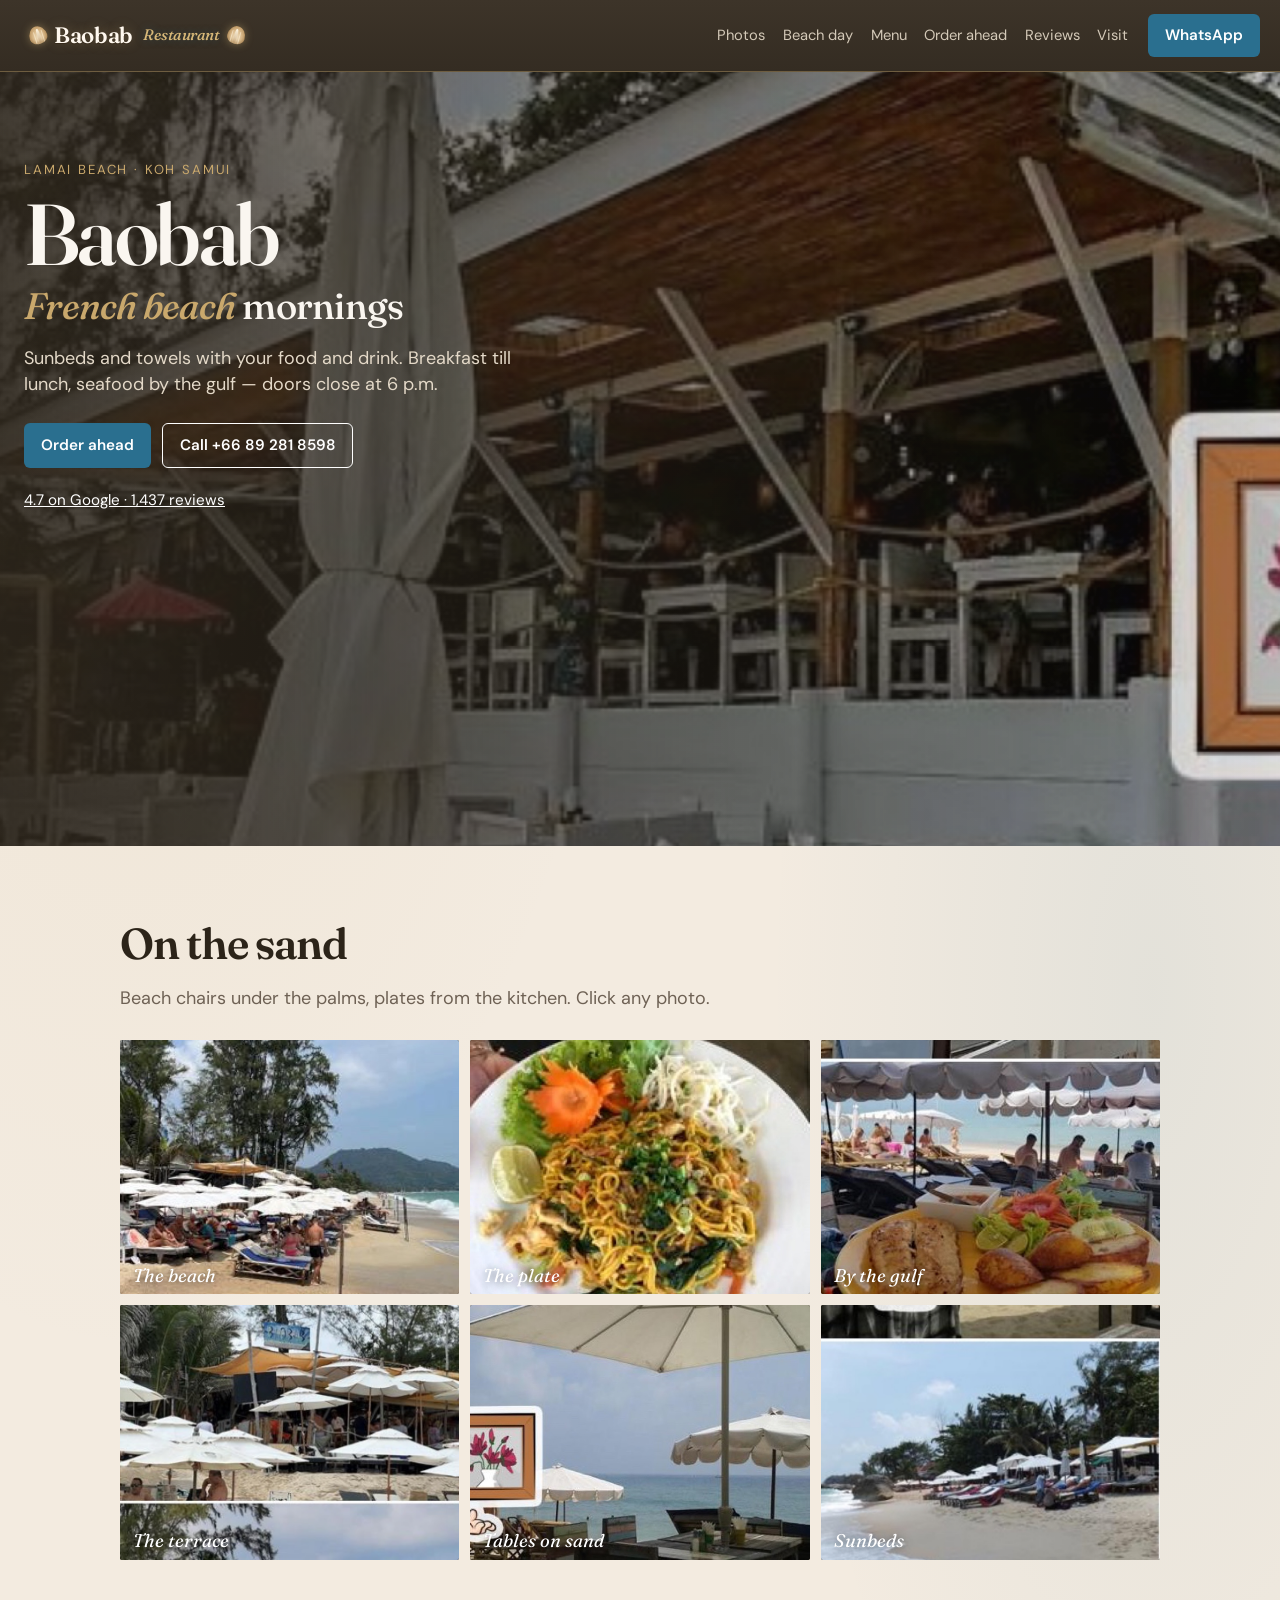
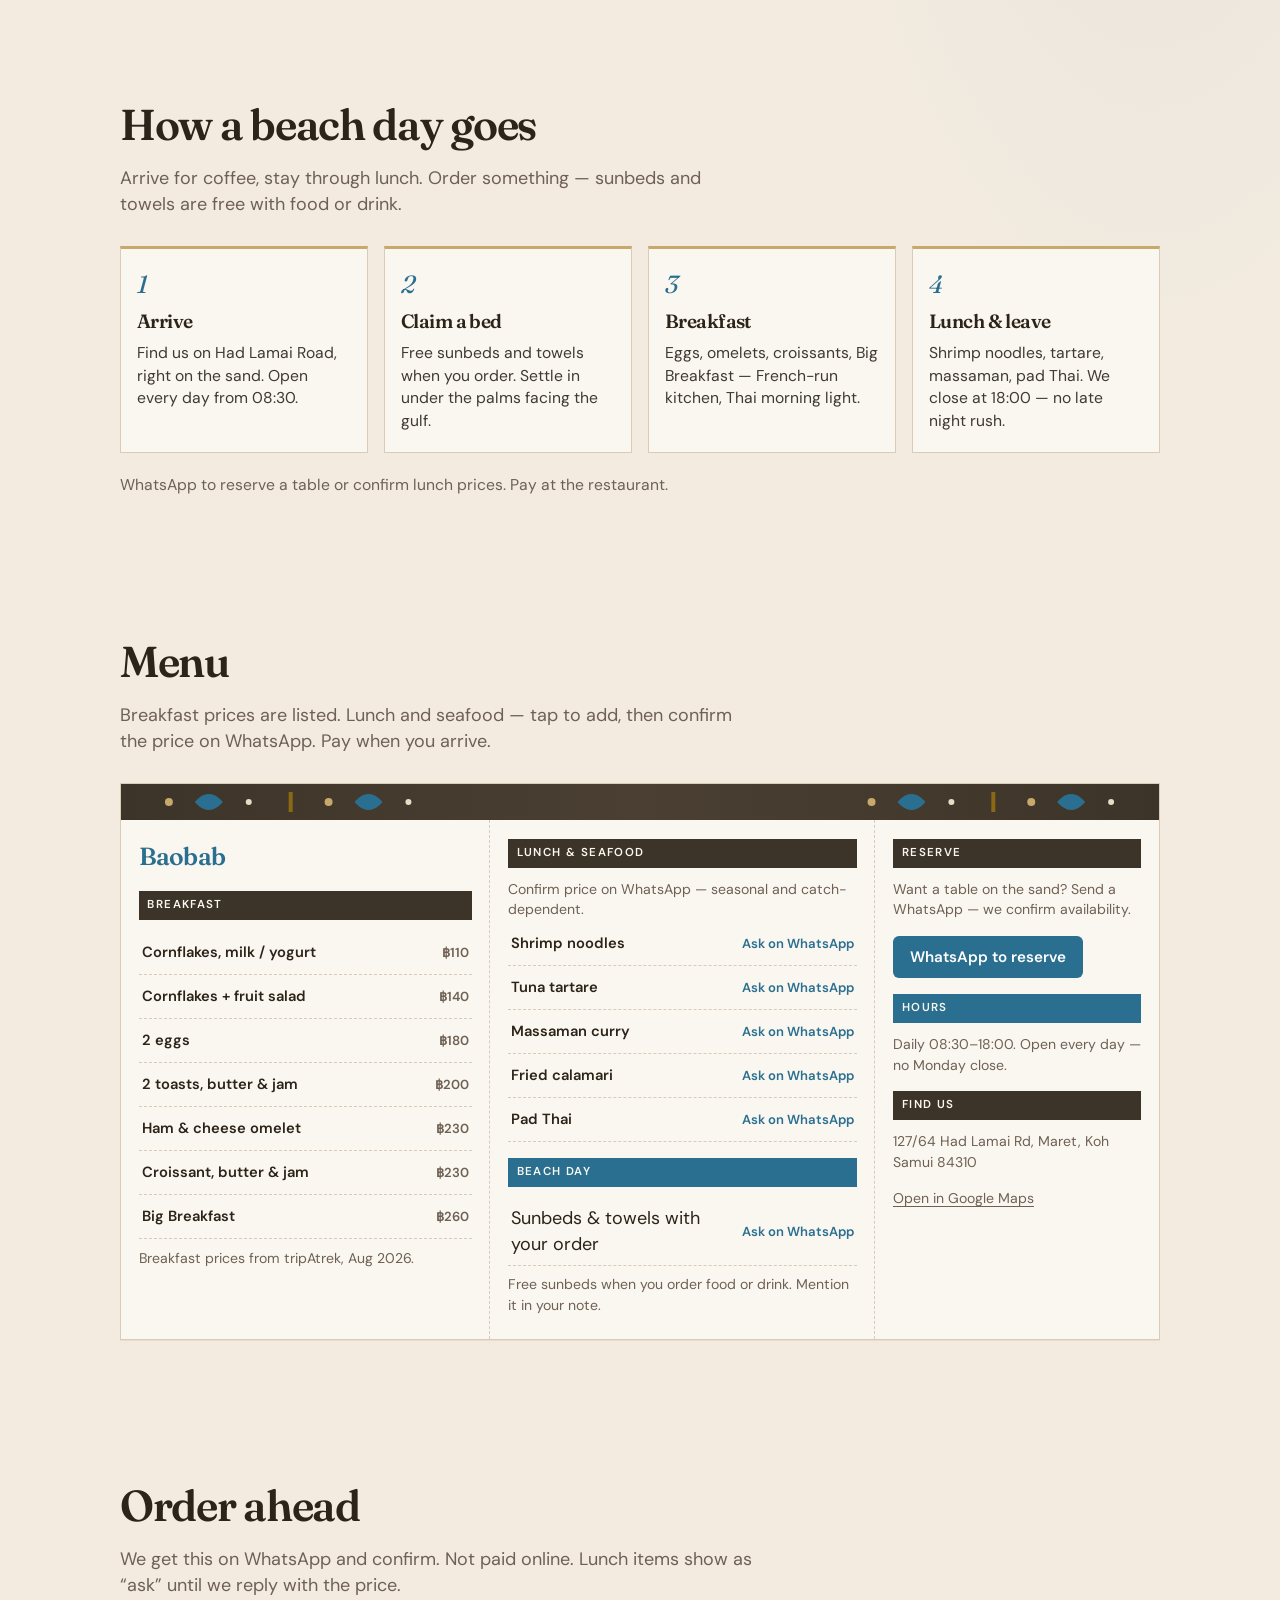
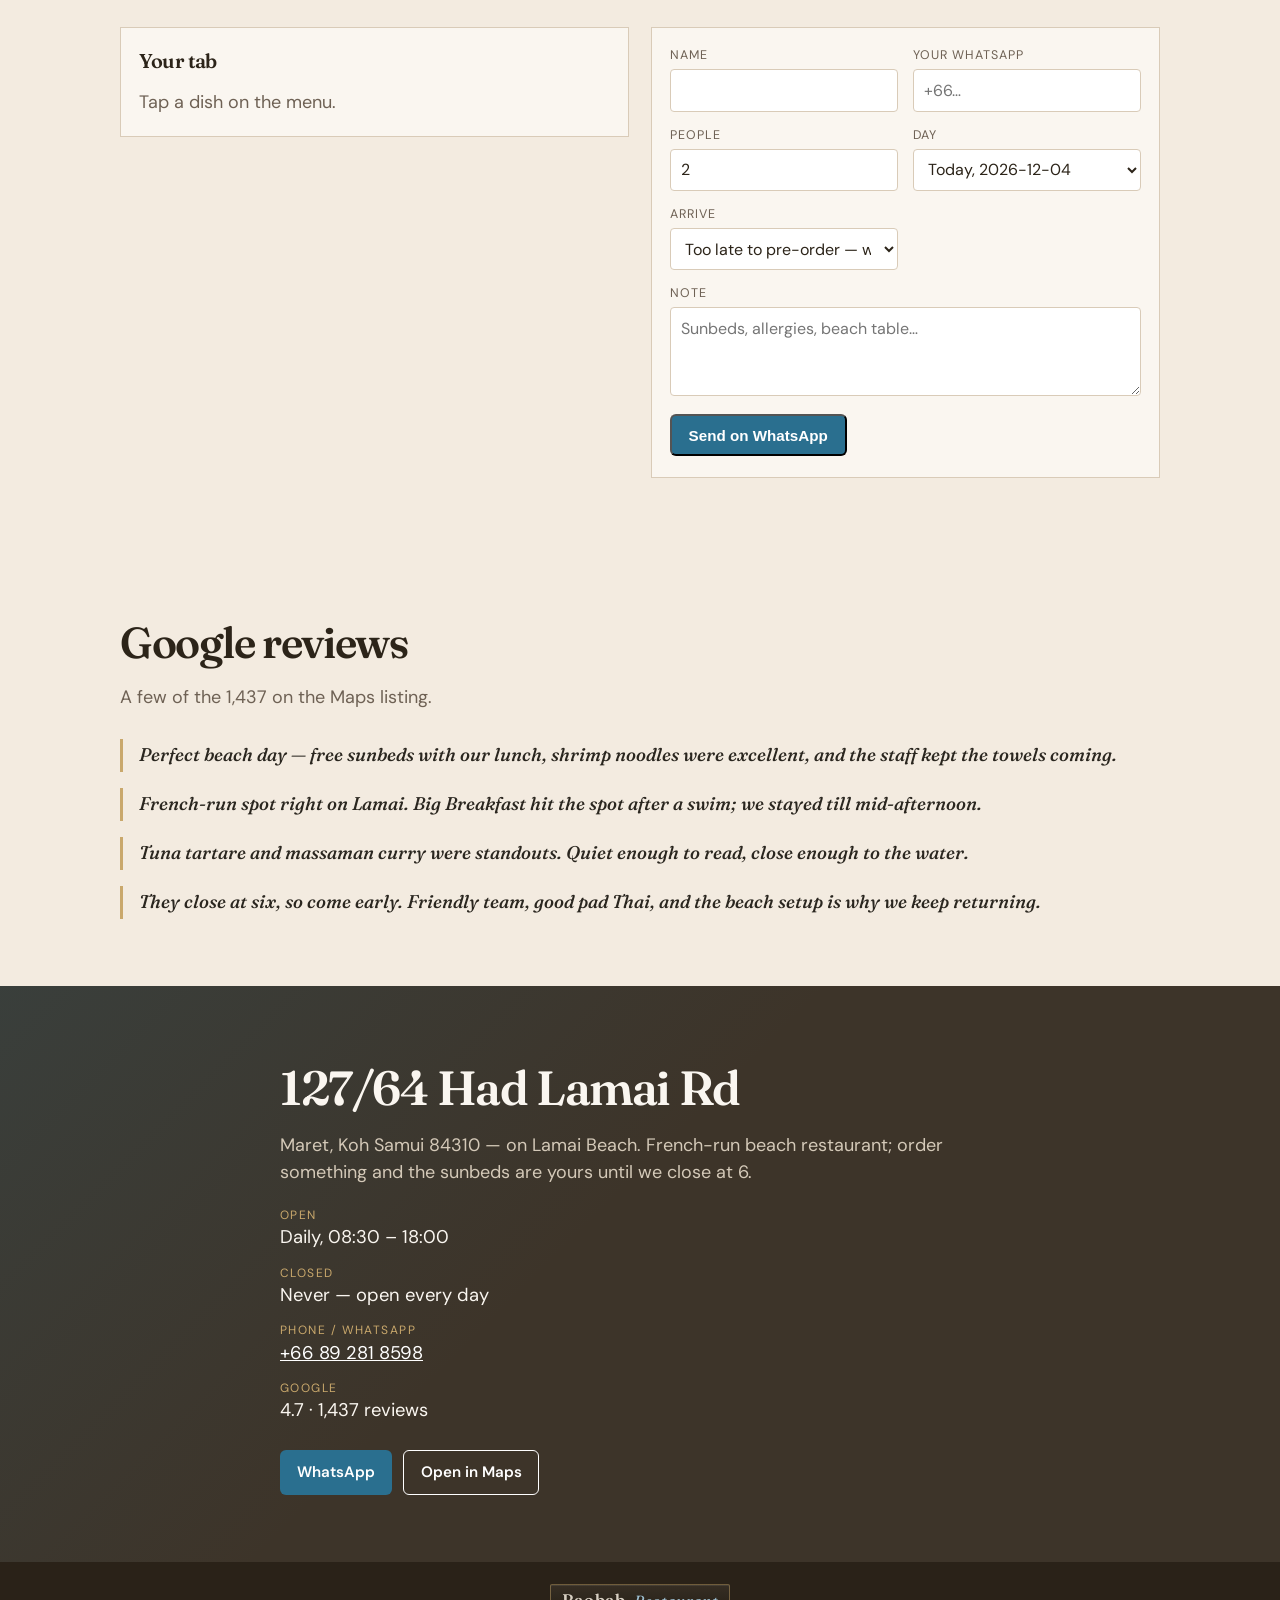
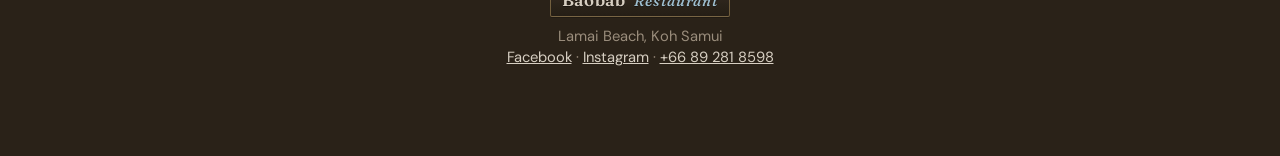
<file: shops/baobab-lamai/index.html>
<!DOCTYPE html>
<html lang="en">
<head>
  <meta charset="utf-8">
  <meta name="viewport" content="width=device-width, initial-scale=1">
  <title>Baobab Restaurant — Lamai Beach, Koh Samui</title>
  <meta name="robots" content="noindex, nofollow">
  <meta name="description" content="French-run beach restaurant on Lamai Beach, Koh Samui. Breakfast, seafood, free sunbeds with your order. Open daily 08:30–18:00.">
  <link rel="stylesheet" href="styles.css?v=3">
  <link rel="preconnect" href="https://fonts.googleapis.com">
  <link rel="preconnect" href="https://fonts.gstatic.com" crossorigin>
  <link href="https://fonts.googleapis.com/css2?family=DM+Sans:ital,opsz,wght@0,9..40,400;0,9..40,500;0,9..40,600;0,9..40,700;1,9..40,400&family=Fraunces:ital,opsz,wght@0,9..144,500;0,9..144,600;0,9..144,700;1,9..144,500;1,9..144,600&display=swap" rel="stylesheet">
  <script type="application/ld+json">
  {
    "@context": "https://schema.org",
    "@type": "Restaurant",
    "name": "Baobab Restaurant",
    "servesCuisine": ["French", "Thai", "Seafood"],
    "address": {
      "@type": "PostalAddress",
      "streetAddress": "127/64 Had Lamai Rd, Maret",
      "addressLocality": "Koh Samui",
      "postalCode": "84310",
      "addressCountry": "TH"
    },
    "telephone": "+66892818598",
    "url": "",
    "image": "photos/hero.jpg",
    "aggregateRating": {
      "@type": "AggregateRating",
      "ratingValue": "4.7",
      "reviewCount": "1437"
    },
    "openingHoursSpecification": [
      {
        "@type": "OpeningHoursSpecification",
        "dayOfWeek": ["Monday","Tuesday","Wednesday","Thursday","Friday","Saturday","Sunday"],
        "opens": "08:30",
        "closes": "18:00"
      }
    ]
  }
  </script>
</head>
<body>
  <header class="top">
    <a class="mark" href="#top">
      <span class="deco shell shell-l" aria-hidden="true"></span>
      Baobab <em>Restaurant</em>
      <span class="deco shell shell-r" aria-hidden="true"></span>
    </a>
    <nav>
      <a href="#photos">Photos</a>
      <a href="#day">Beach day</a>
      <a href="#menu">Menu</a>
      <a href="#ticket">Order ahead</a>
      <a href="#reviews">Reviews</a>
      <a href="#visit">Visit</a>
    </nav>
    <a class="btn btn-wa" href="https://wa.me/66892818598?text=Hi%20Baobab%2C%20I%27d%20like%20a%20table%20on%20the%20beach.">WhatsApp</a>
  </header>

  <main id="top">
    <section class="hero is-playing" data-hero-scene>
      <button class="hero-photo" type="button" data-zoom="photos/hero.jpg" aria-label="Zoom beach photo">
        <span class="hero-stage">
          <img src="photos/hero.jpg" alt="Baobab Restaurant beach seating on Lamai Beach, Koh Samui">
        </span>
        <span class="photo-veil"></span>
      </button>
      <div class="hero-copy">
        <p class="kicker">Lamai Beach · Koh Samui</p>
        <h1>Baobab</h1>
        <p class="hero-tag"><em>French beach</em> mornings</p>
        <p class="lede">Sunbeds and towels with your food and drink. Breakfast till lunch, seafood by the gulf — doors close at 6 p.m.</p>
        <div class="hero-actions">
          <a class="btn btn-wa" href="#ticket">Order ahead</a>
          <a class="btn btn-ghost" href="tel:+66892818598">Call +66 89 281 8598</a>
        </div>
        <p class="proof"><a href="https://www.google.com/maps/place/Baobab+Restaurant/@9.458465,100.042377,17z">4.7 on Google · 1,437 reviews</a></p>
      </div>
    </section>

    <section id="photos" class="block shots-block">
      <h2>On the sand</h2>
      <p class="intro">Beach chairs under the palms, plates from the kitchen. Click any photo.</p>
      <div class="shots">
        <button type="button" data-zoom="photos/beach.jpg">
          <img src="photos/beach.jpg" alt="Beach seating and sunbeds at Baobab on Lamai">
          <span class="photo-veil"></span>
          <span>The beach</span>
        </button>
        <button type="button" data-zoom="photos/food1.jpg">
          <img src="photos/food1.jpg" alt="Noodles plated at Baobab Restaurant">
          <span class="photo-veil"></span>
          <span>The plate</span>
        </button>
        <button type="button" data-zoom="photos/food2.jpg">
          <img src="photos/food2.jpg" alt="Grilled plate with Lamai Beach view">
          <span class="photo-veil"></span>
          <span>By the gulf</span>
        </button>
        <button type="button" data-zoom="photos/exterior.jpg">
          <img src="photos/exterior.jpg" alt="Baobab Restaurant beach exterior with umbrellas">
          <span class="photo-veil"></span>
          <span>The terrace</span>
        </button>
        <button type="button" data-zoom="photos/dining.jpg">
          <img src="photos/dining.jpg" alt="Wooden beach tables under white umbrellas">
          <span class="photo-veil"></span>
          <span>Tables on sand</span>
        </button>
        <button type="button" data-zoom="photos/sunbeds.jpg">
          <img src="photos/sunbeds.jpg" alt="Free sunbeds on Lamai Beach at Baobab">
          <span class="photo-veil"></span>
          <span>Sunbeds</span>
        </button>
      </div>
    </section>

    <section id="day" class="block">
      <h2>How a beach day goes</h2>
      <p class="intro">Arrive for coffee, stay through lunch. Order something — sunbeds and towels are free with food or drink.</p>
      <ol class="steps">
        <li>
          <h3>Arrive</h3>
          <p>Find us on Had Lamai Road, right on the sand. Open every day from 08:30.</p>
        </li>
        <li>
          <h3>Claim a bed</h3>
          <p>Free sunbeds and towels when you order. Settle in under the palms facing the gulf.</p>
        </li>
        <li>
          <h3>Breakfast</h3>
          <p>Eggs, omelets, croissants, Big Breakfast — French-run kitchen, Thai morning light.</p>
        </li>
        <li>
          <h3>Lunch &amp; leave</h3>
          <p>Shrimp noodles, tartare, massaman, pad Thai. We close at 18:00 — no late night rush.</p>
        </li>
      </ol>
      <p class="note">WhatsApp to reserve a table or confirm lunch prices. Pay at the restaurant.</p>
    </section>

    <section id="menu" class="block menu-block">
      <h2>Menu</h2>
      <p class="intro">Breakfast prices are listed. Lunch and seafood — tap to add, then confirm the price on WhatsApp. Pay when you arrive.</p>
      <div class="sheet">
        <svg class="sheet-frieze" viewBox="0 0 1040 36" aria-hidden="true">
          <g fill="none" fill-rule="evenodd">
            <circle fill="#c9a86c" cx="48" cy="18" r="4"/>
            <path fill="#2a6f8f" d="M88 10c8 0 14 8 14 8s-6 8-14 8-14-8-14-8 6-8 14-8z"/>
            <circle fill="#e8dcc8" cx="128" cy="18" r="3"/>
            <path fill="#8b6914" d="M168 8h4v20h-4z"/>
            <circle fill="#c9a86c" cx="208" cy="18" r="4"/>
            <path fill="#2a6f8f" d="M248 10c8 0 14 8 14 8s-6 8-14 8-14-8-14-8 6-8 14-8z"/>
            <circle fill="#e8dcc8" cx="288" cy="18" r="3"/>
            <circle fill="#c9a86c" cx="752" cy="18" r="4"/>
            <path fill="#2a6f8f" d="M792 10c8 0 14 8 14 8s-6 8-14 8-14-8-14-8 6-8 14-8z"/>
            <circle fill="#e8dcc8" cx="832" cy="18" r="3"/>
            <path fill="#8b6914" d="M872 8h4v20h-4z"/>
            <circle fill="#c9a86c" cx="912" cy="18" r="4"/>
            <path fill="#2a6f8f" d="M952 10c8 0 14 8 14 8s-6 8-14 8-14-8-14-8 6-8 14-8z"/>
            <circle fill="#e8dcc8" cx="992" cy="18" r="3"/>
          </g>
        </svg>
        <div class="sheet-grid">
          <div class="sheet-col">
            <p class="sheet-kicker">Baobab</p>
            <h3 class="sheet-h">Breakfast</h3>
            <ul class="sheet-list">
              <li><button type="button" class="add add-line" data-add="1" data-id="bf-cornflakes" data-name="Cornflakes with milk or yogurt" data-price="110"><span>Cornflakes, milk / yogurt</span><b>฿110</b></button></li>
              <li><button type="button" class="add add-line" data-add="1" data-id="bf-corn-fruit" data-name="Cornflakes + fruit salad" data-price="140"><span>Cornflakes + fruit salad</span><b>฿140</b></button></li>
              <li><button type="button" class="add add-line" data-add="1" data-id="bf-eggs" data-name="2 eggs" data-price="180"><span>2 eggs</span><b>฿180</b></button></li>
              <li><button type="button" class="add add-line" data-add="1" data-id="bf-toast" data-name="2 toasts butter &amp; jam" data-price="200"><span>2 toasts, butter &amp; jam</span><b>฿200</b></button></li>
              <li><button type="button" class="add add-line" data-add="1" data-id="bf-omelet" data-name="Ham &amp; cheese omelet" data-price="230"><span>Ham &amp; cheese omelet</span><b>฿230</b></button></li>
              <li><button type="button" class="add add-line" data-add="1" data-id="bf-croissant" data-name="Croissant butter &amp; jam" data-price="230"><span>Croissant, butter &amp; jam</span><b>฿230</b></button></li>
              <li><button type="button" class="add add-line" data-add="1" data-id="bf-big" data-name="Big Breakfast" data-price="260"><span>Big Breakfast</span><b>฿260</b></button></li>
            </ul>
            <p class="sheet-mix">Breakfast prices from tripAtrek, Aug 2026.</p>
          </div>
          <div class="sheet-col sheet-build">
            <h3 class="sheet-h">Lunch &amp; seafood</h3>
            <p class="sheet-mix">Confirm price on WhatsApp — seasonal and catch-dependent.</p>
            <ul class="sheet-list">
              <li><button type="button" class="add add-line" data-add="1" data-id="ln-shrimp" data-name="Shrimp noodles" data-price="0"><span>Shrimp noodles</span><b>Ask on WhatsApp</b></button></li>
              <li><button type="button" class="add add-line" data-add="1" data-id="ln-tuna" data-name="Tuna tartare" data-price="0"><span>Tuna tartare</span><b>Ask on WhatsApp</b></button></li>
              <li><button type="button" class="add add-line" data-add="1" data-id="ln-massaman" data-name="Massaman curry" data-price="0"><span>Massaman curry</span><b>Ask on WhatsApp</b></button></li>
              <li><button type="button" class="add add-line" data-add="1" data-id="ln-calamari" data-name="Fried calamari" data-price="0"><span>Fried calamari</span><b>Ask on WhatsApp</b></button></li>
              <li><button type="button" class="add add-line" data-add="1" data-id="ln-padthai" data-name="Pad Thai" data-price="0"><span>Pad Thai</span><b>Ask on WhatsApp</b></button></li>
            </ul>
            <h3 class="sheet-h sheet-h-orange">Beach day</h3>
            <button type="button" class="sheet-for add" data-add="1" data-id="beach-day" data-name="Beach day (sunbeds with order)" data-price="0"><span>Sunbeds &amp; towels with your order</span><b>Ask on WhatsApp</b></button>
            <p class="sheet-extra">Free sunbeds when you order food or drink. Mention it in your note.</p>
          </div>
          <div class="sheet-col">
            <h3 class="sheet-h">Reserve</h3>
            <p class="sheet-mix">Want a table on the sand? Send a WhatsApp — we confirm availability.</p>
            <a class="btn btn-wa sheet-wa" href="https://wa.me/66892818598?text=Hi%20Baobab%2C%20I%27d%20like%20to%20reserve%20a%20table.">WhatsApp to reserve</a>
            <h3 class="sheet-h sheet-h-orange">Hours</h3>
            <p class="sheet-mix">Daily 08:30–18:00. Open every day — no Monday close.</p>
            <h3 class="sheet-h">Find us</h3>
            <p class="sheet-mix">127/64 Had Lamai Rd, Maret, Koh Samui 84310</p>
            <a class="sheet-original" href="https://www.google.com/maps/place/Baobab+Restaurant/@9.458465,100.042377,17z">Open in Google Maps</a>
          </div>
        </div>
      </div>
    </section>

    <section id="ticket" class="block">
      <h2>Order ahead</h2>
      <p class="intro">We get this on WhatsApp and confirm. Not paid online. Lunch items show as “ask” until we reply with the price.</p>
      <div class="ticket">
        <div class="ticket-bag">
          <h3>Your tab</h3>
          <p class="ticket-empty" data-empty>Tap a dish on the menu.</p>
          <ul class="ticket-lines" data-lines hidden></ul>
          <p class="ticket-sum" data-total hidden></p>
        </div>
        <form class="ticket-form" data-form>
          <label>Name
            <input name="name" required autocomplete="name">
          </label>
          <label>Your WhatsApp
            <input name="phone" type="tel" required autocomplete="tel" inputmode="tel" placeholder="+66…">
          </label>
          <label>People
            <input name="people" type="number" min="1" max="20" value="2" required>
          </label>
          <label>Day
            <select name="day" required></select>
          </label>
          <label>Arrive
            <select name="slot" required></select>
          </label>
          <label class="ticket-notes">Note
            <textarea name="note" rows="3" placeholder="Sunbeds, allergies, beach table…"></textarea>
          </label>
          <button type="submit" class="btn btn-wa">Send on WhatsApp</button>
        </form>
      </div>
    </section>

    <section id="reviews" class="block">
      <h2>Google reviews</h2>
      <p class="intro">A few of the 1,437 on the Maps listing.</p>
      <ul class="quotes">
        <li>
          <blockquote>Perfect beach day — free sunbeds with our lunch, shrimp noodles were excellent, and the staff kept the towels coming.</blockquote>
        </li>
        <li>
          <blockquote>French-run spot right on Lamai. Big Breakfast hit the spot after a swim; we stayed till mid-afternoon.</blockquote>
        </li>
        <li>
          <blockquote>Tuna tartare and massaman curry were standouts. Quiet enough to read, close enough to the water.</blockquote>
        </li>
        <li>
          <blockquote>They close at six, so come early. Friendly team, good pad Thai, and the beach setup is why we keep returning.</blockquote>
        </li>
      </ul>
    </section>

    <section id="visit" class="visit">
      <div class="visit-copy">
        <h2>127/64 Had Lamai Rd</h2>
        <p>Maret, Koh Samui 84310 — on Lamai Beach. French-run beach restaurant; order something and the sunbeds are yours until we close at 6.</p>
        <dl>
          <div>
            <dt>Open</dt>
            <dd>Daily, 08:30 – 18:00</dd>
          </div>
          <div>
            <dt>Closed</dt>
            <dd>Never — open every day</dd>
          </div>
          <div>
            <dt>Phone / WhatsApp</dt>
            <dd><a href="tel:+66892818598">+66 89 281 8598</a></dd>
          </div>
          <div>
            <dt>Google</dt>
            <dd>4.7 · 1,437 reviews</dd>
          </div>
        </dl>
        <div class="hero-actions">
          <a class="btn btn-wa" href="https://wa.me/66892818598?text=Hi%20Baobab%2C%20I%27d%20like%20a%20table%20on%20the%20beach.">WhatsApp</a>
          <a class="btn btn-ghost" href="https://www.google.com/maps/place/Baobab+Restaurant/@9.458465,100.042377,17z">Open in Maps</a>
        </div>
      </div>
    </section>
  </main>

  <footer class="foot">
    <a class="foot-mark" href="#top">Baobab <em>Restaurant</em></a>
    <p>Lamai Beach, Koh Samui</p>
    <p>
      <a href="https://www.facebook.com/people/Baobab-Restaurant/100063614681165/">Facebook</a>
      ·
      <a href="https://www.instagram.com/baobab_restaurant_koh_samui/">Instagram</a>
      ·
      <a href="tel:+66892818598">+66 89 281 8598</a>
    </p>
  </footer>
  <a class="dock" href="https://wa.me/66892818598?text=Hi%20Baobab%2C%20I%27d%20like%20a%20table%20on%20the%20beach." data-reserve-dock>WhatsApp to reserve</a>
  <a class="bag-dock" href="#ticket" hidden data-bag-dock>Order</a>
  <div class="zoom-layer" data-zoom-layer hidden>
    <div class="zoom-back" data-zoom-close></div>
    <img alt="">
    <button class="zoom-x" type="button" data-zoom-close aria-label="Close photo">Close</button>
  </div>
  <div class="order-chat" data-order-chat data-name="Baobab Restaurant" data-reply="Got it — we'll confirm your table and any lunch prices. See you on the beach." data-continue="Open WhatsApp" hidden>
    <div class="order-chat-back"></div>
    <div class="order-chat-phone" role="dialog" aria-modal="true" aria-label="Order preview">
      <div class="chat-head">
        <span class="chat-avatar"></span>
        <div><b data-chat-name>Baobab Restaurant</b><small>online</small></div>
        <button class="chat-x" type="button" data-chat-close aria-label="Close">×</button>
      </div>
      <div class="chat-body">
        <div class="bubble out"><span data-order-text></span><i class="ticks">✓✓</i></div>
        <div class="bubble in" data-reply-bubble></div>
      </div>
      <div class="chat-actions">
        <button type="button" class="chat-stay" data-chat-stay>Stay here</button>
        <button type="button" class="chat-go" data-chat-go>Open WhatsApp</button>
      </div>
    </div>
  </div>
  <script src="hero.js?v=pan2"></script>
  <script src="zoom.js"></script>
  <script src="order.js?v=1"></script>
  <script src="order-fx.js?v=fx2"></script>
</body>
</html>
</file>
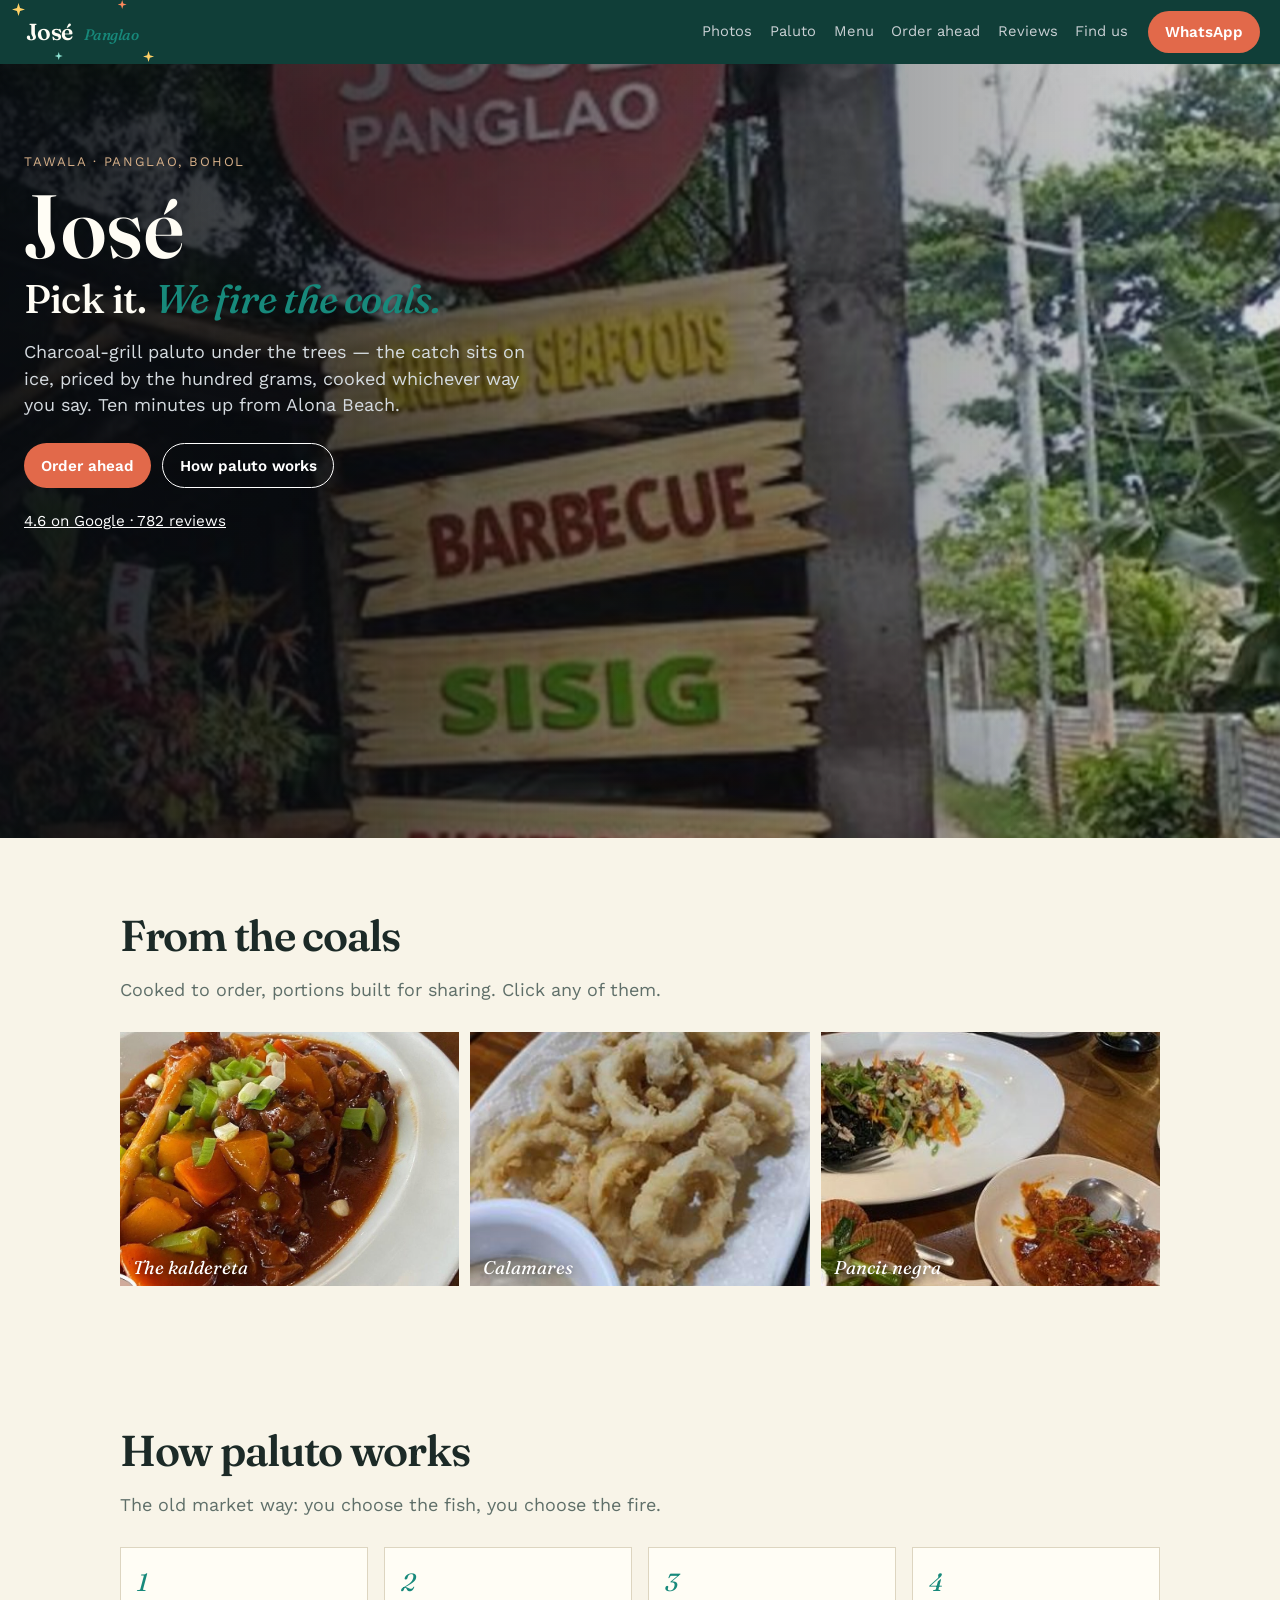
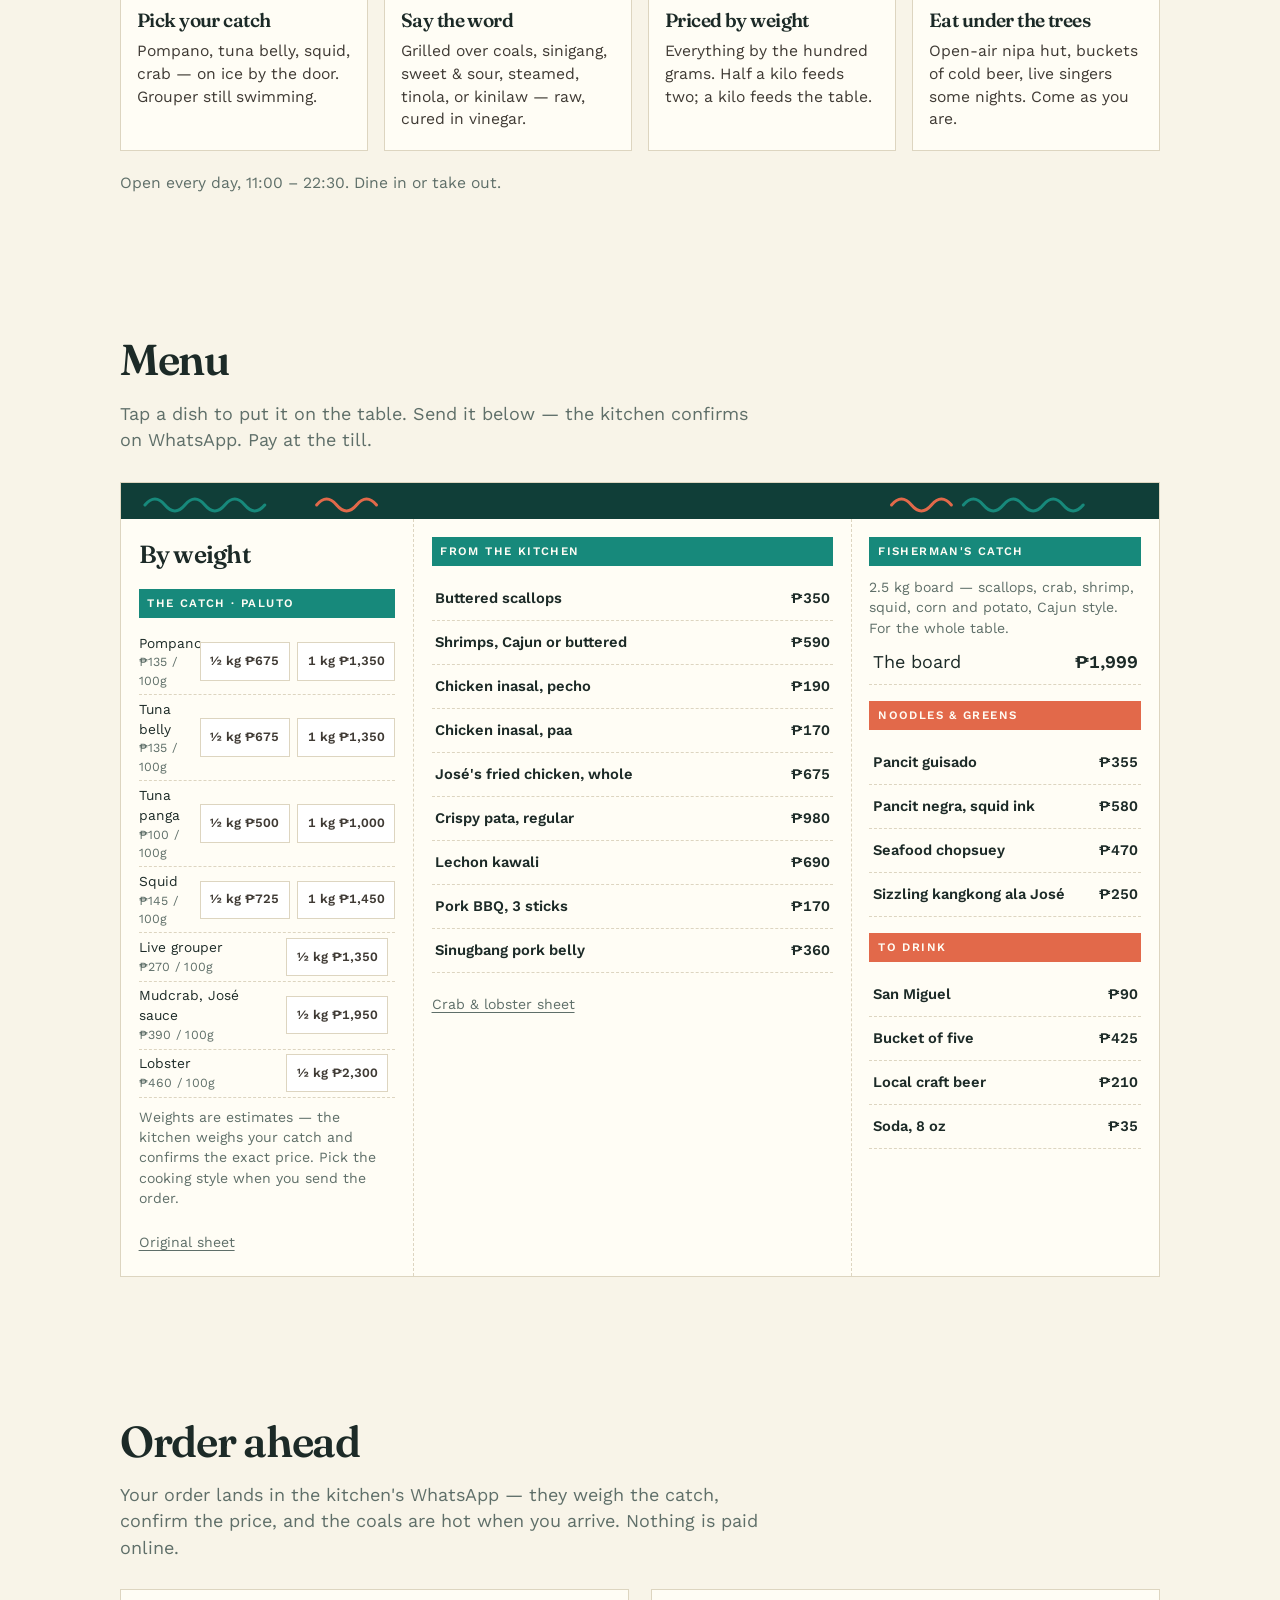
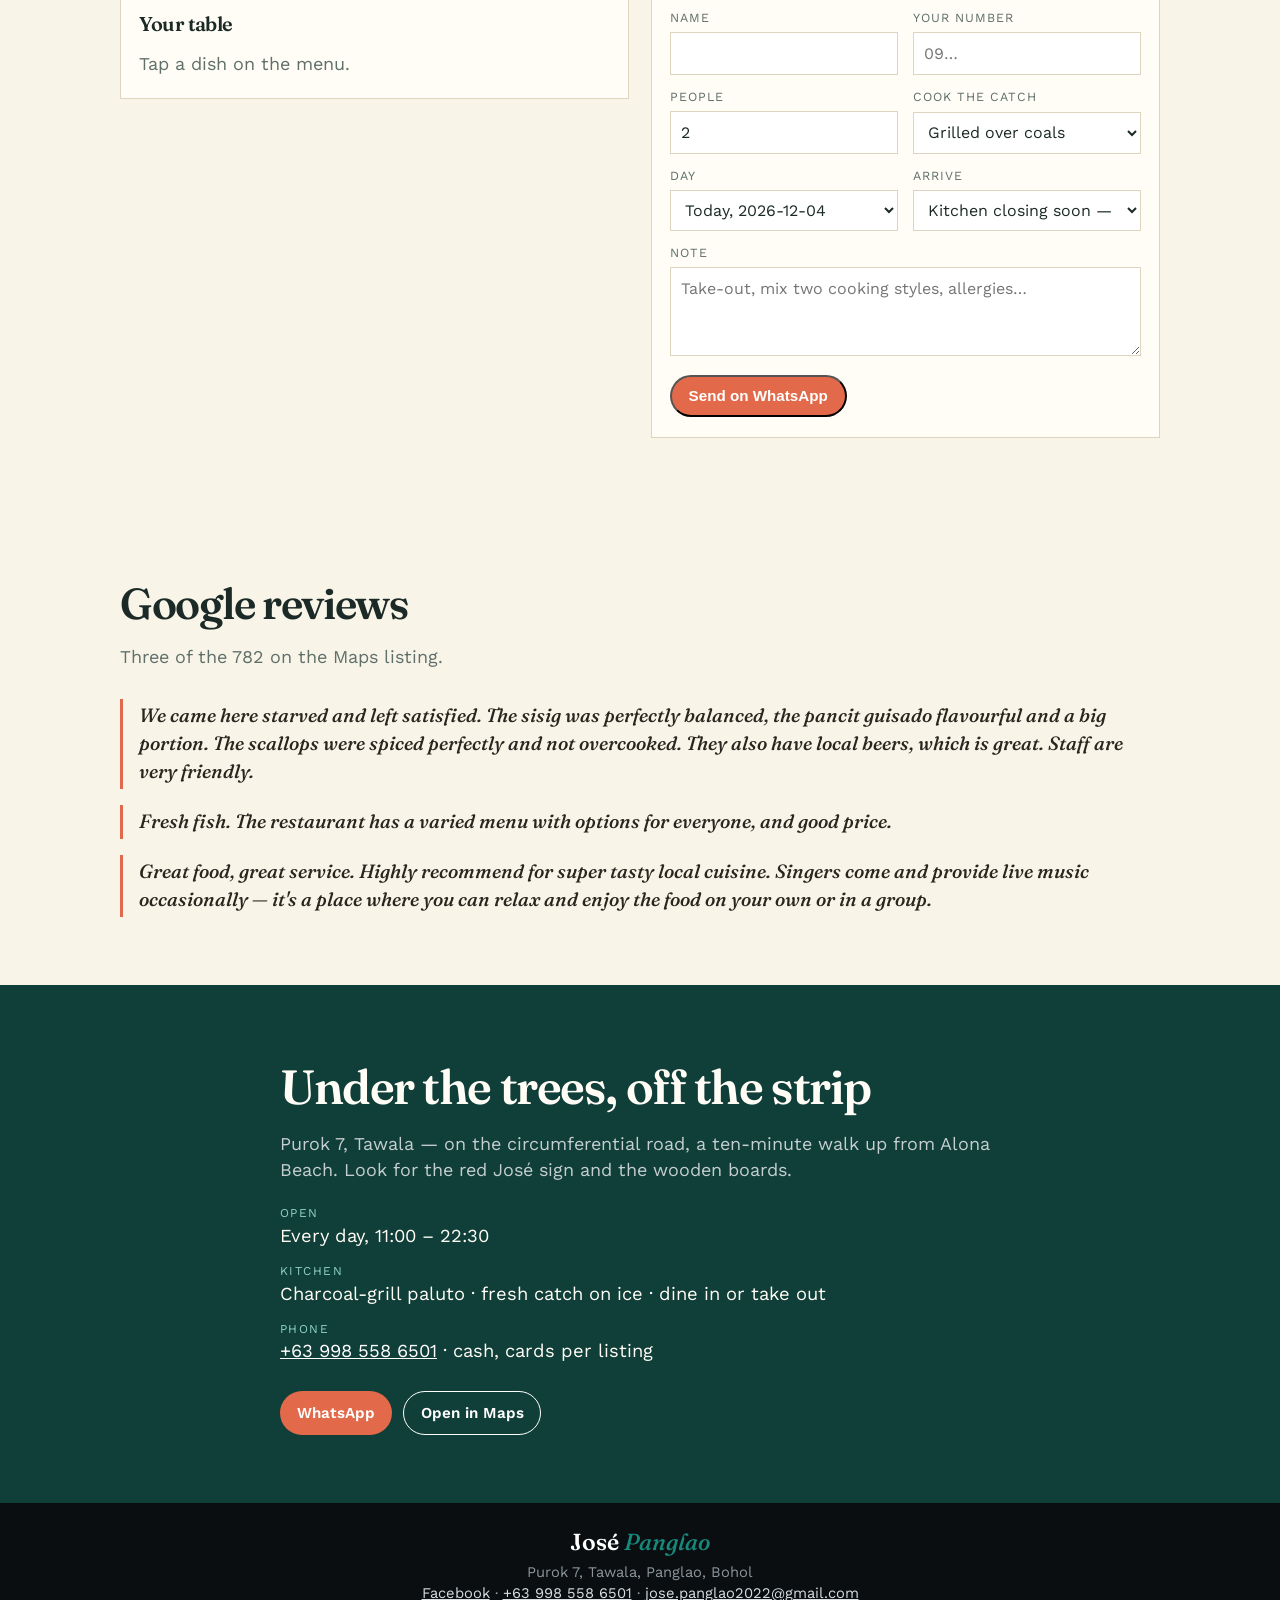
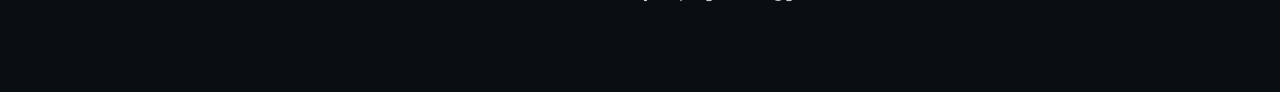
<file: shops/jose-panglao/index.html>
<!DOCTYPE html>
<html lang="en">
<head>
  <meta charset="utf-8">
  <meta name="viewport" content="width=device-width, initial-scale=1">
  <title>José Panglao — Charcoal-grill paluto, Tawala</title>
  <meta name="robots" content="noindex, nofollow">
  <meta name="description" content="Fresh catch on ice, priced by the hundred grams, grilled over coals the way you say. Ten minutes up from Alona Beach. Open daily 11:00–22:30.">
  <link rel="stylesheet" href="styles.css?v=fx3">
  <link rel="preconnect" href="https://fonts.googleapis.com">
  <link rel="preconnect" href="https://fonts.gstatic.com" crossorigin>
  <link href="https://fonts.googleapis.com/css2?family=Fraunces:ital,opsz,wght@0,9..144,500;0,9..144,600;1,9..144,500&family=Work+Sans:ital,wght@0,400;0,600;0,700;1,400&display=swap" rel="stylesheet">
  <script type="application/ld+json">
  {
    "@context": "https://schema.org",
    "@type": "Restaurant",
    "name": "José Panglao",
    "servesCuisine": "Filipino",
    "address": {
      "@type": "PostalAddress",
      "streetAddress": "Purok 7, Tawala, Panglao Island Circumferential Rd",
      "addressLocality": "Panglao, Bohol",
      "postalCode": "6300",
      "addressCountry": "PH"
    },
    "telephone": "+639985586501",
    "url": "",
    "image": "photos/hero.jpg",
    "openingHoursSpecification": [
      {
        "@type": "OpeningHoursSpecification",
        "dayOfWeek": ["Monday","Tuesday","Wednesday","Thursday","Friday","Saturday","Sunday"],
        "opens": "11:00",
        "closes": "22:30"
      }
    ]
  }
  </script>
</head>
<body>
  <header class="top">
    <a class="mark" href="#top">José <em>Panglao</em><span class="spark s1" aria-hidden="true"></span><span class="spark s2" aria-hidden="true"></span><span class="spark s3" aria-hidden="true"></span><span class="spark s4" aria-hidden="true"></span></a>
    <nav>
      <a href="#photos">Photos</a>
      <a href="#paluto">Paluto</a>
      <a href="#menu">Menu</a>
      <a href="#ticket">Order ahead</a>
      <a href="#reviews">Reviews</a>
      <a href="#visit">Find us</a>
    </nav>
    <a class="btn btn-wa" href="https://wa.me/639985586501">WhatsApp</a>
  </header>

  <main id="top">
    <section class="hero is-playing" data-hero-scene>
      <button class="hero-photo" type="button" data-zoom="photos/hero.jpg" aria-label="Zoom entrance photo">
        <span class="hero-stage">
          <img src="photos/hero.jpg" alt="José Panglao entrance under the trees, with hand-painted wooden boards: grilled seafoods, barbecue, sisig, bucket shrimp, hot soup">
        </span>
        <span class="photo-veil"></span>
      </button>
      <div class="hero-copy">
        <p class="kicker">Tawala · Panglao, Bohol</p>
        <h1>José</h1>
        <p class="hero-tag">Pick it. <em>We fire the coals.</em></p>
        <p class="lede">Charcoal-grill paluto under the trees — the catch sits on ice, priced by the hundred grams, cooked whichever way you say. Ten minutes up from Alona Beach.</p>
        <div class="hero-actions">
          <a class="btn btn-wa" href="#ticket">Order ahead</a>
          <a class="btn btn-ghost" href="#paluto">How paluto works</a>
        </div>
        <p class="proof"><a href="https://www.google.com/maps/search/?api=1&query=Jose+Panglao+Tawala">4.6 on Google · 782 reviews</a></p>
      </div>
    </section>

    <section id="photos" class="block shots-block">
      <h2>From the coals</h2>
      <p class="intro">Cooked to order, portions built for sharing. Click any of them.</p>
      <div class="shots">
        <button type="button" data-zoom="photos/kaldereta.jpg">
          <img src="photos/kaldereta.jpg" alt="Kalderetang kambing — goat stew with carrots and potatoes">
          <span class="photo-veil"></span>
          <span>The kaldereta</span>
        </button>
        <button type="button" data-zoom="photos/calamari.jpg">
          <img src="photos/calamari.jpg" alt="Fried calamares with garlic dip">
          <span class="photo-veil"></span>
          <span>Calamares</span>
        </button>
        <button type="button" data-zoom="photos/pancit.jpg">
          <img src="photos/pancit.jpg" alt="Squid-ink pancit with shrimp, and sweet-chili fried chicken">
          <span class="photo-veil"></span>
          <span>Pancit negra</span>
        </button>
      </div>
    </section>

    <section id="paluto" class="block">
      <h2>How paluto works</h2>
      <p class="intro">The old market way: you choose the fish, you choose the fire.</p>
      <ol class="steps">
        <li>
          <h3>Pick your catch</h3>
          <p>Pompano, tuna belly, squid, crab — on ice by the door. Grouper still swimming.</p>
        </li>
        <li>
          <h3>Say the word</h3>
          <p>Grilled over coals, sinigang, sweet &amp; sour, steamed, tinola, or kinilaw — raw, cured in vinegar.</p>
        </li>
        <li>
          <h3>Priced by weight</h3>
          <p>Everything by the hundred grams. Half a kilo feeds two; a kilo feeds the table.</p>
        </li>
        <li>
          <h3>Eat under the trees</h3>
          <p>Open-air nipa hut, buckets of cold beer, live singers some nights. Come as you are.</p>
        </li>
      </ol>
      <p class="note">Open every day, 11:00 – 22:30. Dine in or take out.</p>
    </section>

    <section id="menu" class="block menu-block">
      <h2>Menu</h2>
      <p class="intro">Tap a dish to put it on the table. Send it below — the kitchen confirms on WhatsApp. Pay at the till.</p>
      <div class="sheet">
        <svg class="sheet-frieze" viewBox="0 0 1040 36" aria-hidden="true">
          <g fill="none" stroke-linecap="round">
            <path d="M24 22 q10 -12 20 0 t20 0 t20 0 t20 0 t20 0 t20 0" stroke="#17897b" stroke-width="3"/>
            <path d="M196 22 q10 -12 20 0 t20 0 t20 0" stroke="#e2694a" stroke-width="3"/>
            <path d="M772 22 q10 -12 20 0 t20 0 t20 0" stroke="#e2694a" stroke-width="3"/>
            <path d="M844 22 q10 -12 20 0 t20 0 t20 0 t20 0 t20 0 t20 0" stroke="#17897b" stroke-width="3"/>
          </g>
        </svg>
        <div class="sheet-grid">
          <div class="sheet-col sheet-build">
            <p class="sheet-kicker">By weight</p>
            <h3 class="sheet-h">The catch · paluto</h3>
            <ul class="sheet-sea">
              <li><span>Pompano <i>₱135 / 100g</i></span><button type="button" class="add add-chip" data-add="1" data-id="pal-pompano-5" data-name="Pompano ~500g" data-price="675">½ kg ₱675</button><button type="button" class="add add-chip" data-add="1" data-id="pal-pompano-10" data-name="Pompano ~1kg" data-price="1350">1 kg ₱1,350</button></li>
              <li><span>Tuna belly <i>₱135 / 100g</i></span><button type="button" class="add add-chip" data-add="1" data-id="pal-tuna-5" data-name="Tuna belly ~500g" data-price="675">½ kg ₱675</button><button type="button" class="add add-chip" data-add="1" data-id="pal-tuna-10" data-name="Tuna belly ~1kg" data-price="1350">1 kg ₱1,350</button></li>
              <li><span>Tuna panga <i>₱100 / 100g</i></span><button type="button" class="add add-chip" data-add="1" data-id="pal-panga-5" data-name="Tuna panga ~500g" data-price="500">½ kg ₱500</button><button type="button" class="add add-chip" data-add="1" data-id="pal-panga-10" data-name="Tuna panga ~1kg" data-price="1000">1 kg ₱1,000</button></li>
              <li><span>Squid <i>₱145 / 100g</i></span><button type="button" class="add add-chip" data-add="1" data-id="pal-squid-5" data-name="Squid ~500g" data-price="725">½ kg ₱725</button><button type="button" class="add add-chip" data-add="1" data-id="pal-squid-10" data-name="Squid ~1kg" data-price="1450">1 kg ₱1,450</button></li>
              <li><span>Live grouper <i>₱270 / 100g</i></span><button type="button" class="add add-chip" data-add="1" data-id="pal-grouper-5" data-name="Live grouper ~500g" data-price="1350">½ kg ₱1,350</button></li>
              <li><span>Mudcrab, José sauce <i>₱390 / 100g</i></span><button type="button" class="add add-chip" data-add="1" data-id="pal-crab-5" data-name="Mudcrab in Jose special sauce ~500g" data-price="1950">½ kg ₱1,950</button></li>
              <li><span>Lobster <i>₱460 / 100g</i></span><button type="button" class="add add-chip" data-add="1" data-id="pal-lobster-5" data-name="Lobster ~500g" data-price="2300">½ kg ₱2,300</button></li>
            </ul>
            <p class="sheet-mix">Weights are estimates — the kitchen weighs your catch and confirms the exact price. Pick the cooking style when you send the order.</p>
            <button class="sheet-original" type="button" data-zoom="photos/menu-seafood.jpg" data-zoom-alt="José printed seafood menu">Original sheet</button>
          </div>
          <div class="sheet-col">
            <h3 class="sheet-h">From the kitchen</h3>
            <ul class="sheet-list">
              <li><button type="button" class="add add-line" data-add="1" data-id="k-scallops" data-name="Buttered scallops" data-price="350"><span>Buttered scallops</span><b>₱350</b></button></li>
              <li><button type="button" class="add add-line" data-add="1" data-id="k-shrimp" data-name="Shrimps, Cajun or buttered" data-price="590"><span>Shrimps, Cajun or buttered</span><b>₱590</b></button></li>
              <li><button type="button" class="add add-line" data-add="1" data-id="k-inasal-p" data-name="Chicken inasal, pecho" data-price="190"><span>Chicken inasal, pecho</span><b>₱190</b></button></li>
              <li><button type="button" class="add add-line" data-add="1" data-id="k-inasal-l" data-name="Chicken inasal, paa" data-price="170"><span>Chicken inasal, paa</span><b>₱170</b></button></li>
              <li><button type="button" class="add add-line" data-add="1" data-id="k-chicken" data-name="Jose's fried chicken, whole" data-price="675"><span>José's fried chicken, whole</span><b>₱675</b></button></li>
              <li><button type="button" class="add add-line" data-add="1" data-id="k-pata" data-name="Crispy pata, regular" data-price="980"><span>Crispy pata, regular</span><b>₱980</b></button></li>
              <li><button type="button" class="add add-line" data-add="1" data-id="k-kawali" data-name="Lechon kawali" data-price="690"><span>Lechon kawali</span><b>₱690</b></button></li>
              <li><button type="button" class="add add-line" data-add="1" data-id="k-bbq" data-name="Pork BBQ, 3 sticks" data-price="170"><span>Pork BBQ, 3 sticks</span><b>₱170</b></button></li>
              <li><button type="button" class="add add-line" data-add="1" data-id="k-belly" data-name="Sinugbang pork belly" data-price="360"><span>Sinugbang pork belly</span><b>₱360</b></button></li>
            </ul>
            <button class="sheet-original" type="button" data-zoom="photos/menu-crabs.jpg" data-zoom-alt="José printed crabs and lobster menu">Crab &amp; lobster sheet</button>
          </div>
          <div class="sheet-col">
            <h3 class="sheet-h">Fisherman's catch</h3>
            <p class="sheet-mix">2.5 kg board — scallops, crab, shrimp, squid, corn and potato, Cajun style. For the whole table.</p>
            <button type="button" class="sheet-for add" data-add="1" data-id="combo-board" data-name="Fisherman's catch board, 2.5kg" data-price="1999"><span>The board</span><b>₱1,999</b></button>
            <h3 class="sheet-h sheet-h-orange">Noodles &amp; greens</h3>
            <ul class="sheet-list">
              <li><button type="button" class="add add-line" data-add="1" data-id="n-guisado" data-name="Pancit guisado" data-price="355"><span>Pancit guisado</span><b>₱355</b></button></li>
              <li><button type="button" class="add add-line" data-add="1" data-id="n-negra" data-name="Pancit negra, squid ink" data-price="580"><span>Pancit negra, squid ink</span><b>₱580</b></button></li>
              <li><button type="button" class="add add-line" data-add="1" data-id="n-chopsuey" data-name="Seafood chopsuey" data-price="470"><span>Seafood chopsuey</span><b>₱470</b></button></li>
              <li><button type="button" class="add add-line" data-add="1" data-id="n-kangkong" data-name="Sizzling kangkong" data-price="250"><span>Sizzling kangkong ala José</span><b>₱250</b></button></li>
            </ul>
            <h3 class="sheet-h sheet-h-orange">To drink</h3>
            <ul class="sheet-list">
              <li><button type="button" class="add add-line" data-add="1" data-id="d-sanmig" data-name="San Miguel" data-price="90"><span>San Miguel</span><b>₱90</b></button></li>
              <li><button type="button" class="add add-line" data-add="1" data-id="d-bucket" data-name="Bucket of five beers" data-price="425"><span>Bucket of five</span><b>₱425</b></button></li>
              <li><button type="button" class="add add-line" data-add="1" data-id="d-craft" data-name="Local craft beer" data-price="210"><span>Local craft beer</span><b>₱210</b></button></li>
              <li><button type="button" class="add add-line" data-add="1" data-id="d-soda" data-name="Soda, 8oz" data-price="35"><span>Soda, 8 oz</span><b>₱35</b></button></li>
            </ul>
          </div>
        </div>
      </div>
    </section>

    <section id="ticket" class="block">
      <h2>Order ahead</h2>
      <p class="intro">Your order lands in the kitchen's WhatsApp — they weigh the catch, confirm the price, and the coals are hot when you arrive. Nothing is paid online.</p>
      <div class="ticket">
        <div class="ticket-bag">
          <h3>Your table</h3>
          <p class="ticket-empty" data-empty>Tap a dish on the menu.</p>
          <ul class="ticket-lines" data-lines hidden></ul>
          <p class="ticket-sum" data-total hidden></p>
        </div>
        <form class="ticket-form" data-form>
          <label>Name
            <input name="name" required autocomplete="name">
          </label>
          <label>Your number
            <input name="phone" type="tel" required autocomplete="tel" inputmode="tel" placeholder="09…">
          </label>
          <label>People
            <input name="people" type="number" min="1" max="20" value="2" required>
          </label>
          <label>Cook the catch
            <select name="style">
              <option value="Grilled over coals" selected>Grilled over coals</option>
              <option value="Sinigang (sour soup)">Sinigang, sour soup</option>
              <option value="Sweet and sour">Sweet &amp; sour</option>
              <option value="Steamed">Steamed</option>
              <option value="Fried">Fried</option>
              <option value="Tinola">Tinola</option>
              <option value="Kinilaw (vinegar-cured)">Kinilaw, vinegar-cured</option>
            </select>
          </label>
          <label>Day
            <select name="day" required></select>
          </label>
          <label>Arrive
            <select name="slot" required></select>
          </label>
          <label class="ticket-notes">Note
            <textarea name="note" rows="3" placeholder="Take-out, mix two cooking styles, allergies…"></textarea>
          </label>
          <button type="submit" class="btn btn-wa">Send on WhatsApp</button>
        </form>
      </div>
    </section>

    <section id="reviews" class="block">
      <h2>Google reviews</h2>
      <p class="intro">Three of the 782 on the Maps listing.</p>
      <ul class="quotes">
        <li>
          <blockquote>We came here starved and left satisfied. The sisig was perfectly balanced, the pancit guisado flavourful and a big portion. The scallops were spiced perfectly and not overcooked. They also have local beers, which is great. Staff are very friendly.</blockquote>
        </li>
        <li>
          <blockquote>Fresh fish. The restaurant has a varied menu with options for everyone, and good price.</blockquote>
        </li>
        <li>
          <blockquote>Great food, great service. Highly recommend for super tasty local cuisine. Singers come and provide live music occasionally — it's a place where you can relax and enjoy the food on your own or in a group.</blockquote>
        </li>
      </ul>
    </section>

    <section id="visit" class="visit">
      <div class="visit-copy">
        <h2>Under the trees, off the strip</h2>
        <p>Purok 7, Tawala — on the circumferential road, a ten-minute walk up from Alona Beach. Look for the red José sign and the wooden boards.</p>
        <dl>
          <div>
            <dt>Open</dt>
            <dd>Every day, 11:00 – 22:30</dd>
          </div>
          <div>
            <dt>Kitchen</dt>
            <dd>Charcoal-grill paluto · fresh catch on ice · dine in or take out</dd>
          </div>
          <div>
            <dt>Phone</dt>
            <dd><a href="tel:+639985586501">+63 998 558 6501</a> · cash, cards per listing</dd>
          </div>
        </dl>
        <div class="hero-actions">
          <a class="btn btn-wa" href="https://wa.me/639985586501">WhatsApp</a>
          <a class="btn btn-ghost" href="https://www.google.com/maps/search/?api=1&query=Jose+Panglao+Tawala">Open in Maps</a>
        </div>
      </div>
    </section>
  </main>

  <footer class="foot">
    <p class="foot-mark">José <em>Panglao</em></p>
    <p>Purok 7, Tawala, Panglao, Bohol</p>
    <p>
      <a href="https://www.facebook.com/profile.php?id=100085804593459">Facebook</a>
      ·
      <a href="tel:+639985586501">+63 998 558 6501</a>
      ·
      <a href="mailto:jose.panglao2022@gmail.com">jose.panglao2022@gmail.com</a>
    </p>
  </footer>
  <a class="dock" href="https://wa.me/639985586501" data-reserve-dock>Chat on WhatsApp</a>
  <a class="bag-dock" href="#ticket" hidden data-bag-dock>Order</a>
  <div class="zoom-layer" data-zoom-layer hidden>
    <div class="zoom-back" data-zoom-close></div>
    <img alt="">
    <button class="zoom-x" type="button" data-zoom-close aria-label="Close photo">Close</button>
  </div>
  <div class="order-chat" data-order-chat data-name="José Panglao" data-reply="Salamat! We'll weigh the catch and confirm." data-continue="Open WhatsApp" hidden>
    <div class="order-chat-back"></div>
    <div class="order-chat-phone" role="dialog" aria-modal="true" aria-label="Order preview">
      <div class="chat-head">
        <span class="chat-avatar"></span>
        <div><b data-chat-name>José Panglao</b><small>online</small></div>
        <button class="chat-x" type="button" data-chat-close aria-label="Close">×</button>
      </div>
      <div class="chat-body">
        <div class="bubble out"><span data-order-text></span><i class="ticks">✓✓</i></div>
        <div class="bubble in" data-reply-bubble></div>
      </div>
      <div class="chat-actions">
        <button type="button" class="chat-stay" data-chat-stay>Stay here</button>
        <button type="button" class="chat-go" data-chat-go>Open WhatsApp</button>
      </div>
    </div>
  </div>
  <script src="hero.js?v=pan2"></script>
  <script src="zoom.js"></script>
  <script src="order.js?v=fx1"></script>
  <script src="order-fx.js?v=fx2"></script>
</body>
</html>
</file>
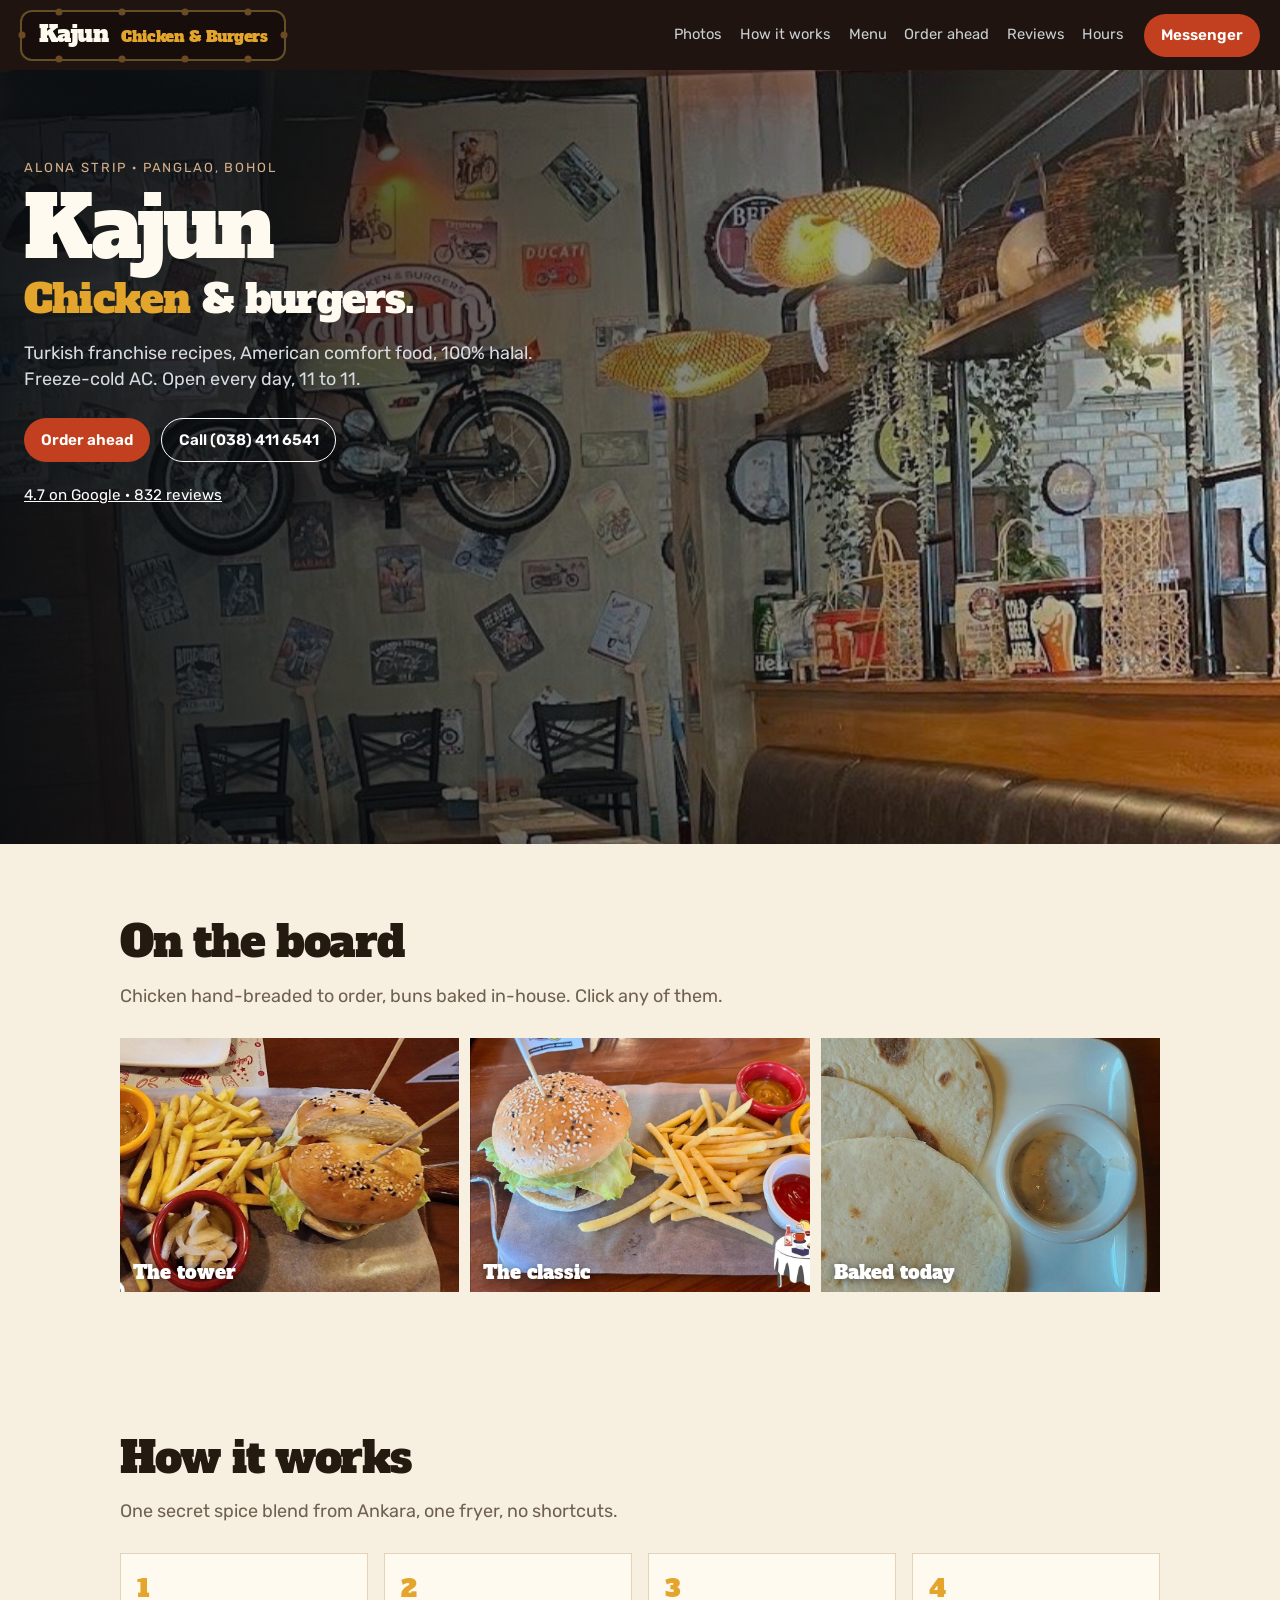
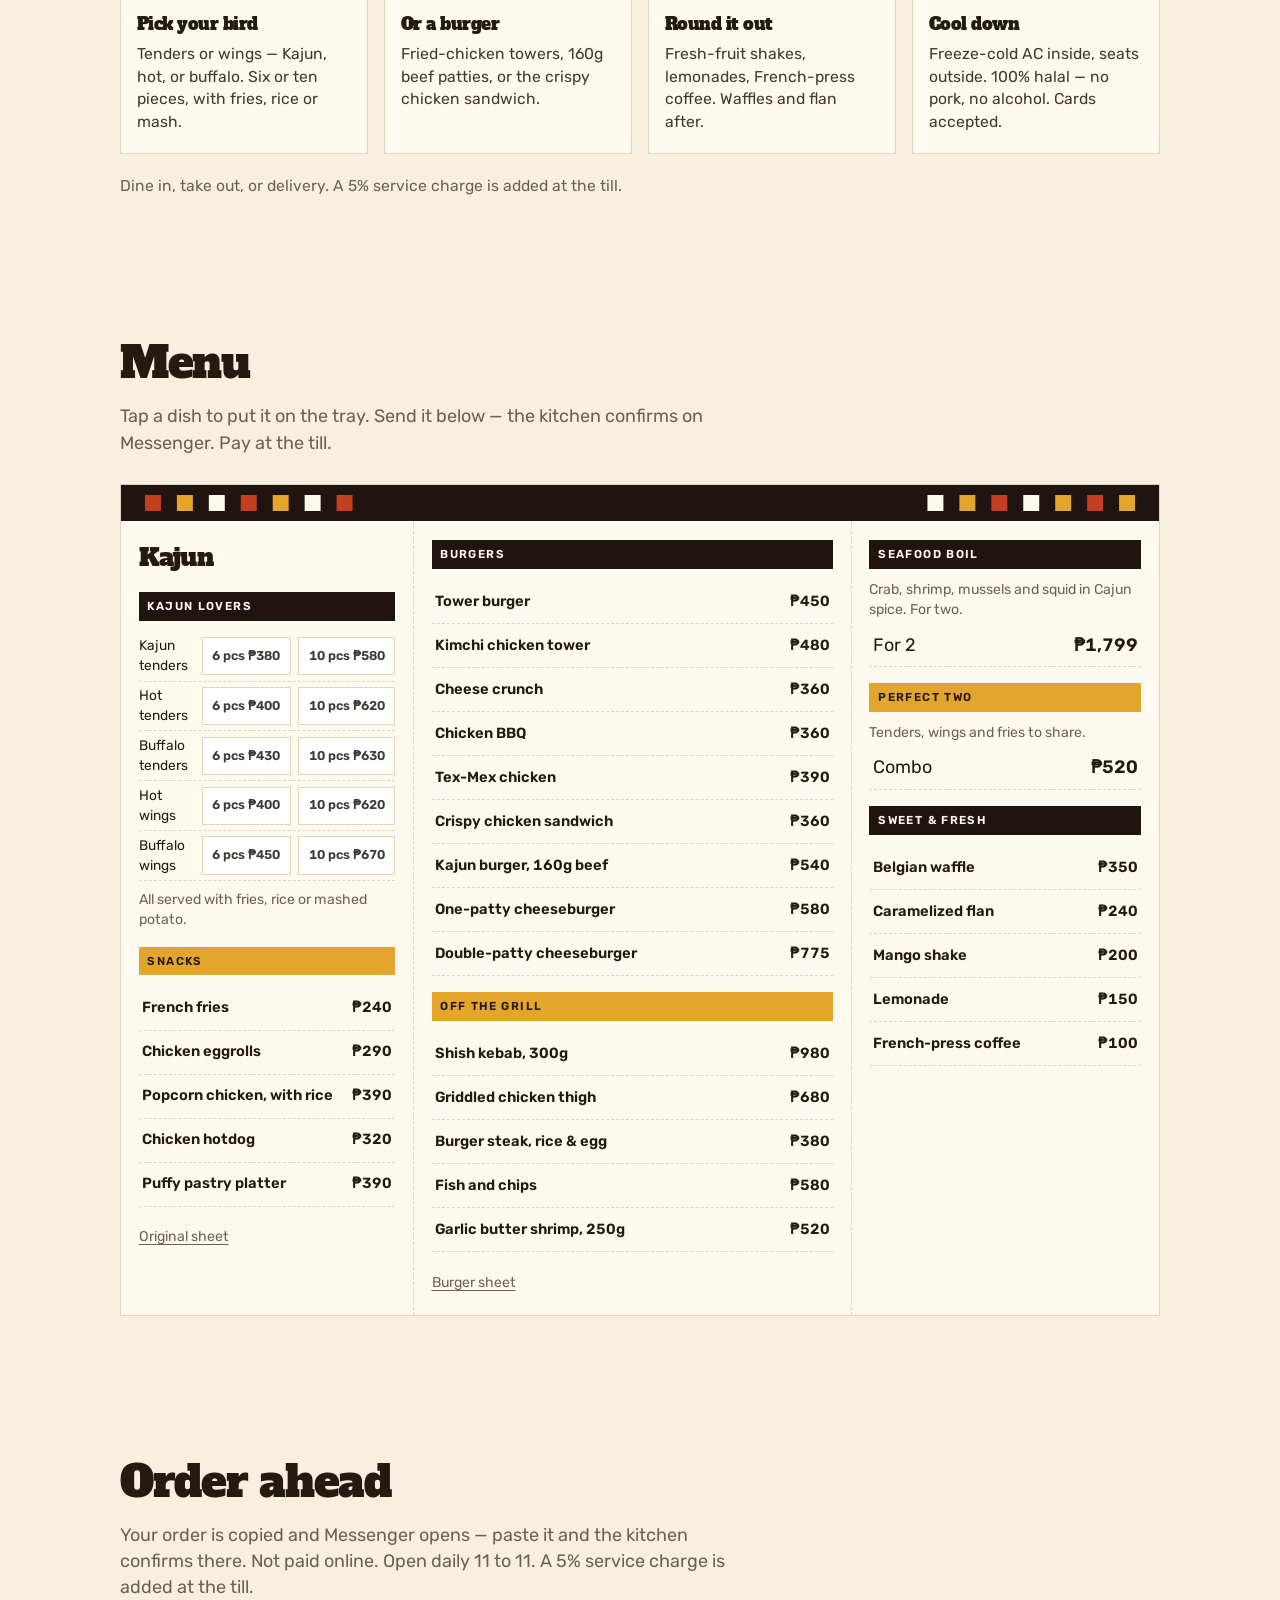
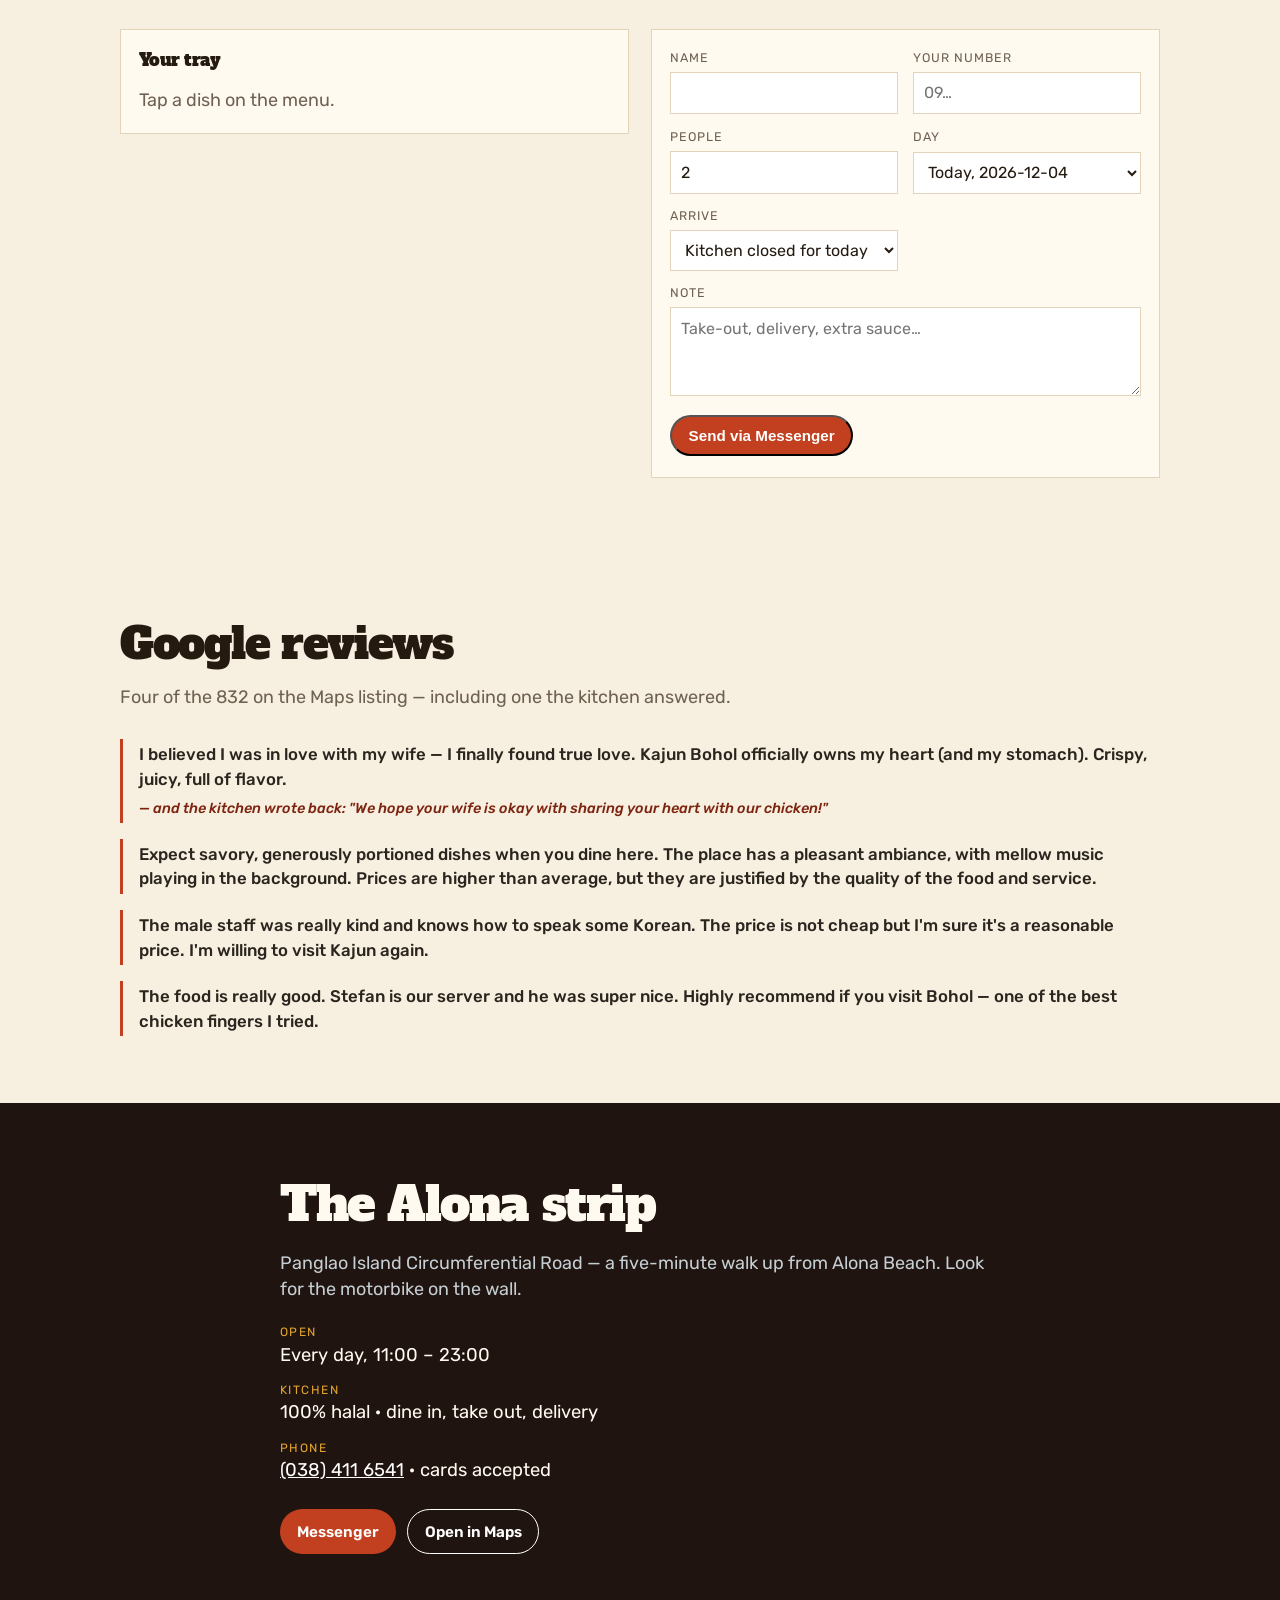
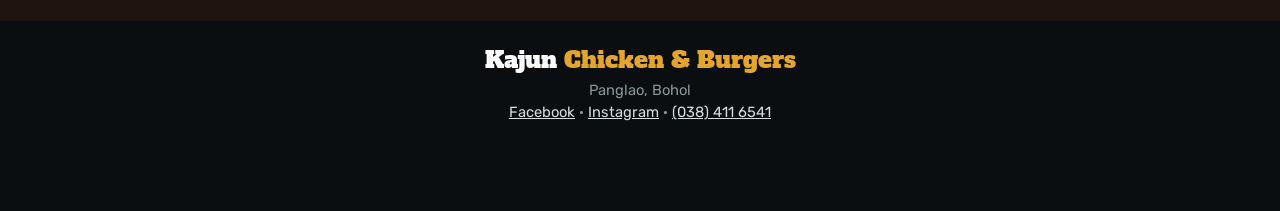
<file: shops/kajun-bohol/index.html>
<!DOCTYPE html>
<html lang="en">
<head>
  <meta charset="utf-8">
  <meta name="viewport" content="width=device-width, initial-scale=1">
  <title>Kajun Bohol — Chicken &amp; Burgers, Panglao</title>
  <meta name="robots" content="noindex, nofollow">
  <meta name="description" content="Hand-breaded chicken tenders and burgers on the Alona strip, Panglao. 100% halal, freeze-cold AC. Open daily 11–11.">
  <link rel="stylesheet" href="styles.css?v=fx3">
  <link rel="preconnect" href="https://fonts.googleapis.com">
  <link rel="preconnect" href="https://fonts.gstatic.com" crossorigin>
  <link href="https://fonts.googleapis.com/css2?family=Alfa+Slab+One&family=Rubik:ital,wght@0,400;0,600;0,700;1,400&display=swap" rel="stylesheet">
  <script type="application/ld+json">
  {
    "@context": "https://schema.org",
    "@type": "Restaurant",
    "name": "Kajun Bohol",
    "servesCuisine": "American",
    "address": {
      "@type": "PostalAddress",
      "streetAddress": "Panglao Island Circumferential Rd",
      "addressLocality": "Panglao, Bohol",
      "postalCode": "6340",
      "addressCountry": "PH"
    },
    "telephone": "+63384116541",
    "url": "",
    "image": "photos/hall.jpg",
    "openingHoursSpecification": [
      {
        "@type": "OpeningHoursSpecification",
        "dayOfWeek": ["Monday","Tuesday","Wednesday","Thursday","Friday","Saturday","Sunday"],
        "opens": "11:00",
        "closes": "23:00"
      }
    ]
  }
  </script>
</head>
<body>
  <header class="top">
    <a class="mark" href="#top"><span class="marquee" aria-hidden="true"><i style="--i:0"></i><i style="--i:1"></i><i style="--i:2"></i><i style="--i:3"></i><i style="--i:4"></i><i style="--i:5"></i><i style="--i:6"></i><i style="--i:7"></i><i style="--i:8"></i><i style="--i:9"></i></span>Kajun <em>Chicken &amp; Burgers</em></a>
    <nav>
      <a href="#photos">Photos</a>
      <a href="#works">How it works</a>
      <a href="#menu">Menu</a>
      <a href="#ticket">Order ahead</a>
      <a href="#reviews">Reviews</a>
      <a href="#visit">Hours</a>
    </nav>
    <a class="btn btn-wa" href="https://m.me/Kajun.bohol.panglao">Messenger</a>
  </header>

  <main id="top">
    <section class="hero is-playing" data-hero-scene>
      <button class="hero-photo" type="button" data-zoom="photos/hall.jpg" aria-label="Zoom dining room photo">
        <span class="hero-stage">
          <img src="photos/hall.jpg" alt="Kajun Bohol dining room with a vintage motorbike on the wall and diner stools at the bar">
        </span>
        <span class="photo-veil"></span>
      </button>
      <div class="hero-copy">
        <p class="kicker">Alona strip · Panglao, Bohol</p>
        <h1>Kajun</h1>
        <p class="hero-tag"><em>Chicken</em> &amp; burgers.</p>
        <p class="lede">Turkish franchise recipes, American comfort food, 100% halal. Freeze-cold AC. Open every day, 11 to 11.</p>
        <div class="hero-actions">
          <a class="btn btn-wa" href="#ticket">Order ahead</a>
          <a class="btn btn-ghost" href="tel:+63384116541">Call (038) 411 6541</a>
        </div>
        <p class="proof"><a href="https://www.google.com/maps/search/?api=1&query=Kajun+Bohol+Panglao">4.7 on Google · 832 reviews</a></p>
      </div>
    </section>

    <section id="photos" class="block shots-block">
      <h2>On the board</h2>
      <p class="intro">Chicken hand-breaded to order, buns baked in-house. Click any of them.</p>
      <div class="shots">
        <button type="button" data-zoom="photos/burger-board.jpg">
          <img src="photos/burger-board.jpg" alt="Tower burger with fries, pickles and sauces on a wooden board">
          <span class="photo-veil"></span>
          <span>The tower</span>
        </button>
        <button type="button" data-zoom="photos/burger-flag.jpg">
          <img src="photos/burger-flag.jpg" alt="Sesame cheeseburger with fries and dips, Kajun flag on top">
          <span class="photo-veil"></span>
          <span>The classic</span>
        </button>
        <button type="button" data-zoom="photos/pita.jpg">
          <img src="photos/pita.jpg" alt="Warm flatbread baked in-house with garlic dip">
          <span class="photo-veil"></span>
          <span>Baked today</span>
        </button>
      </div>
    </section>

    <section id="works" class="block">
      <h2>How it works</h2>
      <p class="intro">One secret spice blend from Ankara, one fryer, no shortcuts.</p>
      <ol class="steps">
        <li>
          <h3>Pick your bird</h3>
          <p>Tenders or wings — Kajun, hot, or buffalo. Six or ten pieces, with fries, rice or mash.</p>
        </li>
        <li>
          <h3>Or a burger</h3>
          <p>Fried-chicken towers, 160g beef patties, or the crispy chicken sandwich.</p>
        </li>
        <li>
          <h3>Round it out</h3>
          <p>Fresh-fruit shakes, lemonades, French-press coffee. Waffles and flan after.</p>
        </li>
        <li>
          <h3>Cool down</h3>
          <p>Freeze-cold AC inside, seats outside. 100% halal — no pork, no alcohol. Cards accepted.</p>
        </li>
      </ol>
      <p class="note">Dine in, take out, or delivery. A 5% service charge is added at the till.</p>
    </section>

    <section id="menu" class="block menu-block">
      <h2>Menu</h2>
      <p class="intro">Tap a dish to put it on the tray. Send it below — the kitchen confirms on Messenger. Pay at the till.</p>
      <div class="sheet">
        <svg class="sheet-frieze" viewBox="0 0 1040 36" aria-hidden="true">
          <g fill="none" fill-rule="evenodd">
            <rect fill="#c2401f" x="24" y="10" width="16" height="16"/>
            <rect fill="#e3a52c" x="56" y="10" width="16" height="16"/>
            <rect fill="#fffaf0" x="88" y="10" width="16" height="16"/>
            <rect fill="#c2401f" x="120" y="10" width="16" height="16"/>
            <rect fill="#e3a52c" x="152" y="10" width="16" height="16"/>
            <rect fill="#fffaf0" x="184" y="10" width="16" height="16"/>
            <rect fill="#c2401f" x="216" y="10" width="16" height="16"/>
            <rect fill="#fffaf0" x="808" y="10" width="16" height="16"/>
            <rect fill="#e3a52c" x="840" y="10" width="16" height="16"/>
            <rect fill="#c2401f" x="872" y="10" width="16" height="16"/>
            <rect fill="#fffaf0" x="904" y="10" width="16" height="16"/>
            <rect fill="#e3a52c" x="936" y="10" width="16" height="16"/>
            <rect fill="#c2401f" x="968" y="10" width="16" height="16"/>
            <rect fill="#e3a52c" x="1000" y="10" width="16" height="16"/>
          </g>
        </svg>
        <div class="sheet-grid">
          <div class="sheet-col sheet-build">
            <p class="sheet-kicker">Kajun</p>
            <h3 class="sheet-h">Kajun lovers</h3>
            <ul class="sheet-sea">
              <li><span>Kajun tenders</span><button type="button" class="add add-chip" data-add="1" data-id="td-kajun-6" data-name="Kajun tenders, 6 pcs" data-price="380">6 pcs ₱380</button><button type="button" class="add add-chip" data-add="1" data-id="td-kajun-10" data-name="Kajun tenders, 10 pcs" data-price="580">10 pcs ₱580</button></li>
              <li><span>Hot tenders</span><button type="button" class="add add-chip" data-add="1" data-id="td-hot-6" data-name="Hot tenders, 6 pcs" data-price="400">6 pcs ₱400</button><button type="button" class="add add-chip" data-add="1" data-id="td-hot-10" data-name="Hot tenders, 10 pcs" data-price="620">10 pcs ₱620</button></li>
              <li><span>Buffalo tenders</span><button type="button" class="add add-chip" data-add="1" data-id="td-buff-6" data-name="Buffalo tenders, 6 pcs" data-price="430">6 pcs ₱430</button><button type="button" class="add add-chip" data-add="1" data-id="td-buff-10" data-name="Buffalo tenders, 10 pcs" data-price="630">10 pcs ₱630</button></li>
              <li><span>Hot wings</span><button type="button" class="add add-chip" data-add="1" data-id="wg-hot-6" data-name="Hot wings, 6 pcs" data-price="400">6 pcs ₱400</button><button type="button" class="add add-chip" data-add="1" data-id="wg-hot-10" data-name="Hot wings, 10 pcs" data-price="620">10 pcs ₱620</button></li>
              <li><span>Buffalo wings</span><button type="button" class="add add-chip" data-add="1" data-id="wg-buff-6" data-name="Buffalo wings, 6 pcs" data-price="450">6 pcs ₱450</button><button type="button" class="add add-chip" data-add="1" data-id="wg-buff-10" data-name="Buffalo wings, 10 pcs" data-price="670">10 pcs ₱670</button></li>
            </ul>
            <p class="sheet-mix">All served with fries, rice or mashed potato.</p>
            <h3 class="sheet-h sheet-h-orange">Snacks</h3>
            <ul class="sheet-list">
              <li><button type="button" class="add add-line" data-add="1" data-id="sn-fries" data-name="French fries" data-price="240"><span>French fries</span><b>₱240</b></button></li>
              <li><button type="button" class="add add-line" data-add="1" data-id="sn-eggrolls" data-name="Chicken eggrolls" data-price="290"><span>Chicken eggrolls</span><b>₱290</b></button></li>
              <li><button type="button" class="add add-line" data-add="1" data-id="sn-popcorn" data-name="Popcorn chicken" data-price="390"><span>Popcorn chicken, with rice</span><b>₱390</b></button></li>
              <li><button type="button" class="add add-line" data-add="1" data-id="sn-hotdog" data-name="Chicken hotdog" data-price="320"><span>Chicken hotdog</span><b>₱320</b></button></li>
              <li><button type="button" class="add add-line" data-add="1" data-id="sn-borek" data-name="Puffy pastry platter" data-price="390"><span>Puffy pastry platter</span><b>₱390</b></button></li>
            </ul>
            <button class="sheet-original" type="button" data-zoom="photos/menu-tenders.jpg" data-zoom-alt="Kajun printed tenders and wings menu">Original sheet</button>
          </div>
          <div class="sheet-col">
            <h3 class="sheet-h">Burgers</h3>
            <ul class="sheet-list">
              <li><button type="button" class="add add-line" data-add="1" data-id="bg-tower" data-name="Tower burger" data-price="450"><span>Tower burger</span><b>₱450</b></button></li>
              <li><button type="button" class="add add-line" data-add="1" data-id="bg-kimchi" data-name="Kimchi chicken tower" data-price="480"><span>Kimchi chicken tower</span><b>₱480</b></button></li>
              <li><button type="button" class="add add-line" data-add="1" data-id="bg-crunch" data-name="Cheese crunch burger" data-price="360"><span>Cheese crunch</span><b>₱360</b></button></li>
              <li><button type="button" class="add add-line" data-add="1" data-id="bg-bbq" data-name="Chicken BBQ burger" data-price="360"><span>Chicken BBQ</span><b>₱360</b></button></li>
              <li><button type="button" class="add add-line" data-add="1" data-id="bg-texmex" data-name="Tex-Mex chicken burger" data-price="390"><span>Tex-Mex chicken</span><b>₱390</b></button></li>
              <li><button type="button" class="add add-line" data-add="1" data-id="bg-sando" data-name="Crispy chicken sandwich" data-price="360"><span>Crispy chicken sandwich</span><b>₱360</b></button></li>
              <li><button type="button" class="add add-line" data-add="1" data-id="bg-kajun" data-name="Kajun burger, 160g beef" data-price="540"><span>Kajun burger, 160g beef</span><b>₱540</b></button></li>
              <li><button type="button" class="add add-line" data-add="1" data-id="bg-cheese1" data-name="One-patty cheeseburger" data-price="580"><span>One-patty cheeseburger</span><b>₱580</b></button></li>
              <li><button type="button" class="add add-line" data-add="1" data-id="bg-cheese2" data-name="Double-patty cheeseburger" data-price="775"><span>Double-patty cheeseburger</span><b>₱775</b></button></li>
            </ul>
            <h3 class="sheet-h sheet-h-orange">Off the grill</h3>
            <ul class="sheet-list">
              <li><button type="button" class="add add-line" data-add="1" data-id="gr-kebab" data-name="Shish kebab, 300g" data-price="980"><span>Shish kebab, 300g</span><b>₱980</b></button></li>
              <li><button type="button" class="add add-line" data-add="1" data-id="gr-thigh" data-name="Griddled chicken thigh" data-price="680"><span>Griddled chicken thigh</span><b>₱680</b></button></li>
              <li><button type="button" class="add add-line" data-add="1" data-id="gr-steakrice" data-name="Burger steak with rice" data-price="380"><span>Burger steak, rice &amp; egg</span><b>₱380</b></button></li>
              <li><button type="button" class="add add-line" data-add="1" data-id="gr-fish" data-name="Fish and chips" data-price="580"><span>Fish and chips</span><b>₱580</b></button></li>
              <li><button type="button" class="add add-line" data-add="1" data-id="gr-shrimp" data-name="Garlic butter shrimp" data-price="520"><span>Garlic butter shrimp, 250g</span><b>₱520</b></button></li>
            </ul>
            <button class="sheet-original" type="button" data-zoom="photos/menu-burgers.jpg" data-zoom-alt="Kajun printed burger menu">Burger sheet</button>
          </div>
          <div class="sheet-col">
            <h3 class="sheet-h">Seafood boil</h3>
            <p class="sheet-mix">Crab, shrimp, mussels and squid in Cajun spice. For two.</p>
            <button type="button" class="sheet-for add" data-add="1" data-id="combo-boil" data-name="Seafood boil for 2" data-price="1799"><span>For 2</span><b>₱1,799</b></button>
            <h3 class="sheet-h sheet-h-orange">Perfect two</h3>
            <p class="sheet-mix">Tenders, wings and fries to share.</p>
            <button type="button" class="sheet-for add" data-add="1" data-id="combo-two" data-name="Perfect Two combo" data-price="520"><span>Combo</span><b>₱520</b></button>
            <h3 class="sheet-h">Sweet &amp; fresh</h3>
            <ul class="sheet-list">
              <li><button type="button" class="add add-line" data-add="1" data-id="sw-waffle" data-name="Belgian waffle" data-price="350"><span>Belgian waffle</span><b>₱350</b></button></li>
              <li><button type="button" class="add add-line" data-add="1" data-id="sw-flan" data-name="Caramelized flan" data-price="240"><span>Caramelized flan</span><b>₱240</b></button></li>
              <li><button type="button" class="add add-line" data-add="1" data-id="dr-mango" data-name="Mango shake" data-price="200"><span>Mango shake</span><b>₱200</b></button></li>
              <li><button type="button" class="add add-line" data-add="1" data-id="dr-lemonade" data-name="Lemonade" data-price="150"><span>Lemonade</span><b>₱150</b></button></li>
              <li><button type="button" class="add add-line" data-add="1" data-id="dr-coffee" data-name="French-press coffee" data-price="100"><span>French-press coffee</span><b>₱100</b></button></li>
            </ul>
          </div>
        </div>
      </div>
    </section>

    <section id="ticket" class="block">
      <h2>Order ahead</h2>
      <p class="intro">Your order is copied and Messenger opens — paste it and the kitchen confirms there. Not paid online. Open daily 11 to 11. A 5% service charge is added at the till.</p>
      <div class="ticket">
        <div class="ticket-bag">
          <h3>Your tray</h3>
          <p class="ticket-empty" data-empty>Tap a dish on the menu.</p>
          <ul class="ticket-lines" data-lines hidden></ul>
          <p class="ticket-sum" data-total hidden></p>
        </div>
        <form class="ticket-form" data-form>
          <label>Name
            <input name="name" required autocomplete="name">
          </label>
          <label>Your number
            <input name="phone" type="tel" required autocomplete="tel" inputmode="tel" placeholder="09…">
          </label>
          <label>People
            <input name="people" type="number" min="1" max="20" value="2" required>
          </label>
          <label>Day
            <select name="day" required></select>
          </label>
          <label>Arrive
            <select name="slot" required></select>
          </label>
          <label class="ticket-notes">Note
            <textarea name="note" rows="3" placeholder="Take-out, delivery, extra sauce…"></textarea>
          </label>
          <button type="submit" class="btn btn-wa">Send via Messenger</button>
        </form>
      </div>
    </section>

    <section id="reviews" class="block">
      <h2>Google reviews</h2>
      <p class="intro">Four of the 832 on the Maps listing — including one the kitchen answered.</p>
      <ul class="quotes">
        <li>
          <blockquote>I believed I was in love with my wife — I finally found true love. Kajun Bohol officially owns my heart (and my stomach). Crispy, juicy, full of flavor. <em>— and the kitchen wrote back: "We hope your wife is okay with sharing your heart with our chicken!"</em></blockquote>
        </li>
        <li>
          <blockquote>Expect savory, generously portioned dishes when you dine here. The place has a pleasant ambiance, with mellow music playing in the background. Prices are higher than average, but they are justified by the quality of the food and service.</blockquote>
        </li>
        <li>
          <blockquote>The male staff was really kind and knows how to speak some Korean. The price is not cheap but I'm sure it's a reasonable price. I'm willing to visit Kajun again.</blockquote>
        </li>
        <li>
          <blockquote>The food is really good. Stefan is our server and he was super nice. Highly recommend if you visit Bohol — one of the best chicken fingers I tried.</blockquote>
        </li>
      </ul>
    </section>

    <section id="visit" class="visit">
      <div class="visit-copy">
        <h2>The Alona strip</h2>
        <p>Panglao Island Circumferential Road — a five-minute walk up from Alona Beach. Look for the motorbike on the wall.</p>
        <dl>
          <div>
            <dt>Open</dt>
            <dd>Every day, 11:00 – 23:00</dd>
          </div>
          <div>
            <dt>Kitchen</dt>
            <dd>100% halal · dine in, take out, delivery</dd>
          </div>
          <div>
            <dt>Phone</dt>
            <dd><a href="tel:+63384116541">(038) 411 6541</a> · cards accepted</dd>
          </div>
        </dl>
        <div class="hero-actions">
          <a class="btn btn-wa" href="https://m.me/Kajun.bohol.panglao">Messenger</a>
          <a class="btn btn-ghost" href="https://www.google.com/maps/search/?api=1&query=Kajun+Bohol+Panglao">Open in Maps</a>
        </div>
      </div>
    </section>
  </main>

  <footer class="foot">
    <p class="foot-mark">Kajun <em>Chicken &amp; Burgers</em></p>
    <p>Panglao, Bohol</p>
    <p>
      <a href="https://www.facebook.com/Kajun.bohol.panglao">Facebook</a>
      ·
      <a href="https://www.instagram.com/kajunbohol/">Instagram</a>
      ·
      <a href="tel:+63384116541">(038) 411 6541</a>
    </p>
  </footer>
  <a class="dock" href="https://m.me/Kajun.bohol.panglao" data-reserve-dock>Message on Facebook</a>
  <a class="bag-dock" href="#ticket" hidden data-bag-dock>Order</a>
  <div class="zoom-layer" data-zoom-layer hidden>
    <div class="zoom-back" data-zoom-close></div>
    <img alt="">
    <button class="zoom-x" type="button" data-zoom-close aria-label="Close photo">Close</button>
  </div>
  <div class="order-chat is-messenger" data-order-chat data-name="Kajun Bohol" data-reply="Got it — paste this in the chat and we'll confirm the tray." data-continue="Open Messenger" hidden>
    <div class="order-chat-back"></div>
    <div class="order-chat-phone" role="dialog" aria-modal="true" aria-label="Order preview">
      <div class="chat-head">
        <span class="chat-avatar"></span>
        <div><b data-chat-name>Kajun Bohol</b><small>Active now</small></div>
        <button class="chat-x" type="button" data-chat-close aria-label="Close">×</button>
      </div>
      <div class="chat-body">
        <div class="bubble out"><span data-order-text></span><i class="ticks">✓✓</i></div>
        <div class="bubble in" data-reply-bubble></div>
      </div>
      <div class="chat-actions">
        <button type="button" class="chat-stay" data-chat-stay>Stay here</button>
        <button type="button" class="chat-go" data-chat-go>Open Messenger</button>
      </div>
    </div>
  </div>
  <script src="hero.js?v=pan2"></script>
  <script src="zoom.js"></script>
  <script src="order.js?v=fx1"></script>
  <script src="order-fx.js?v=fx2"></script>
</body>
</html>
</file>
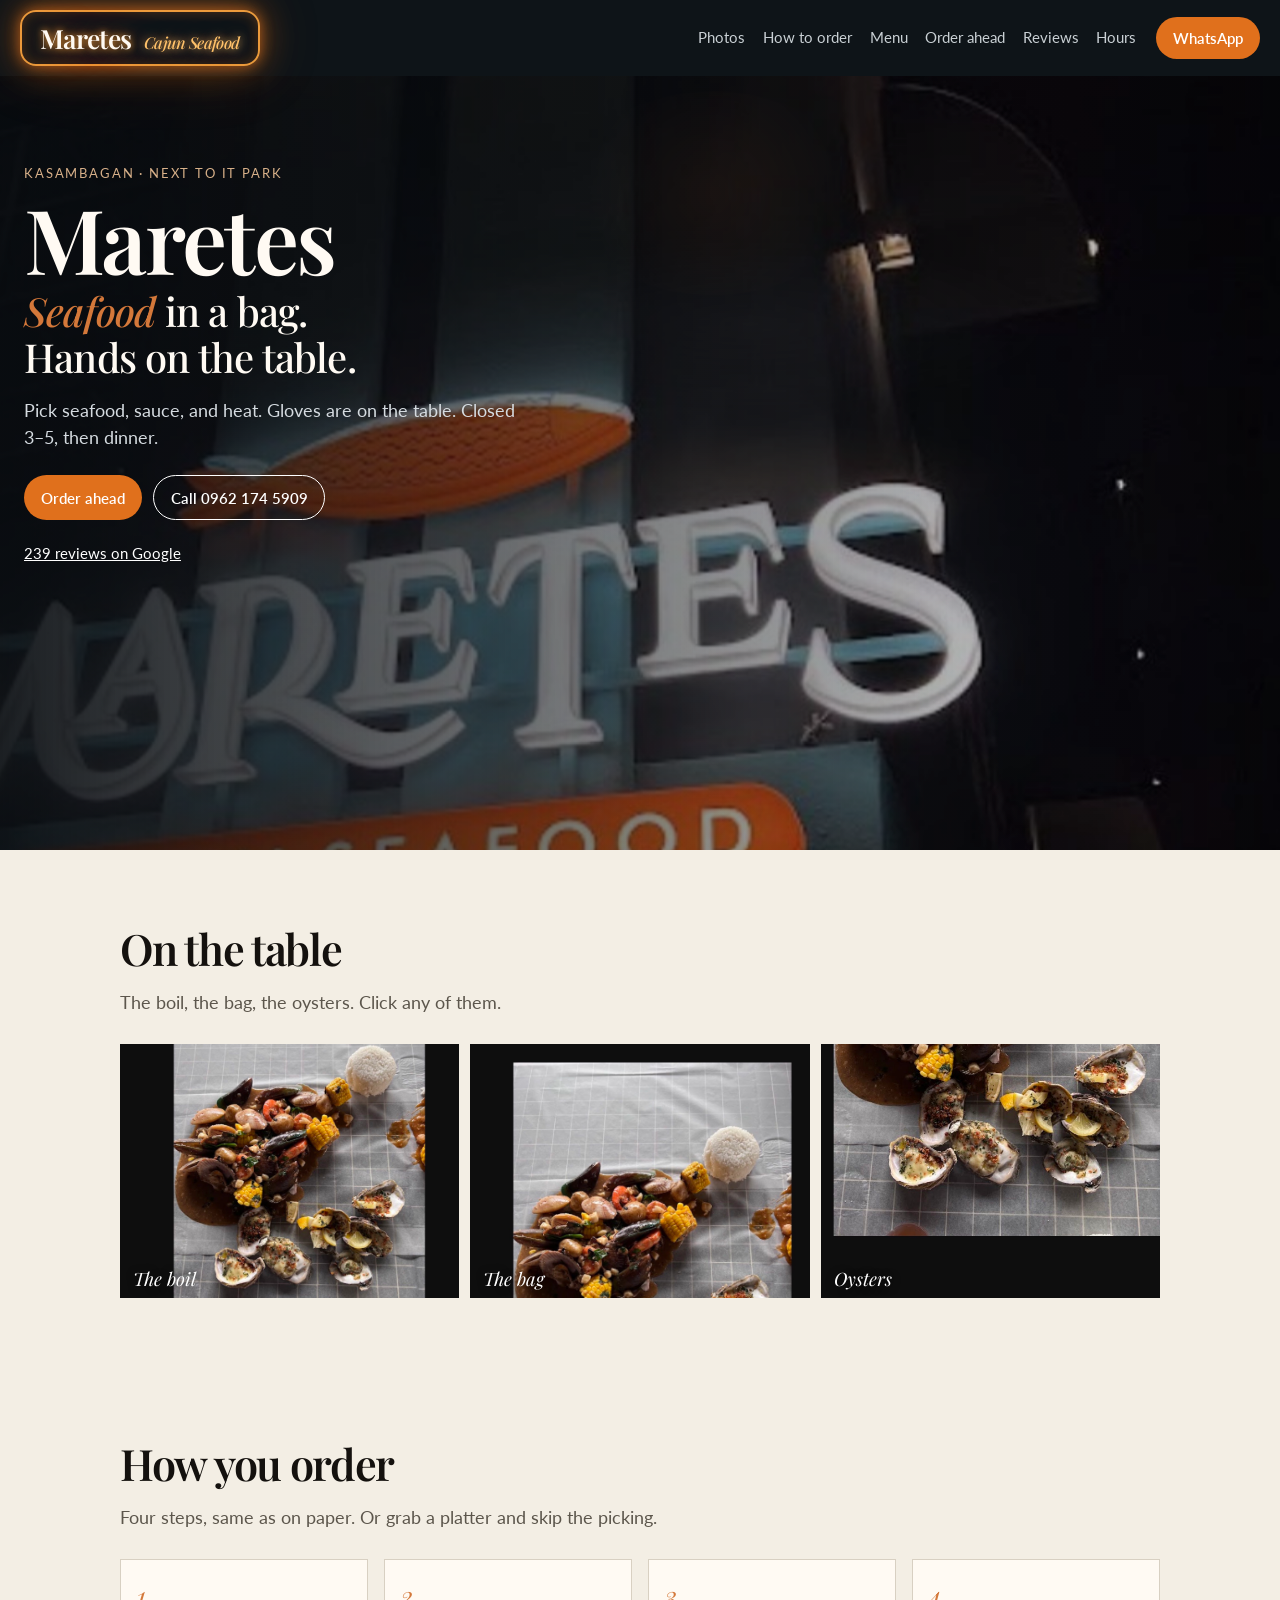
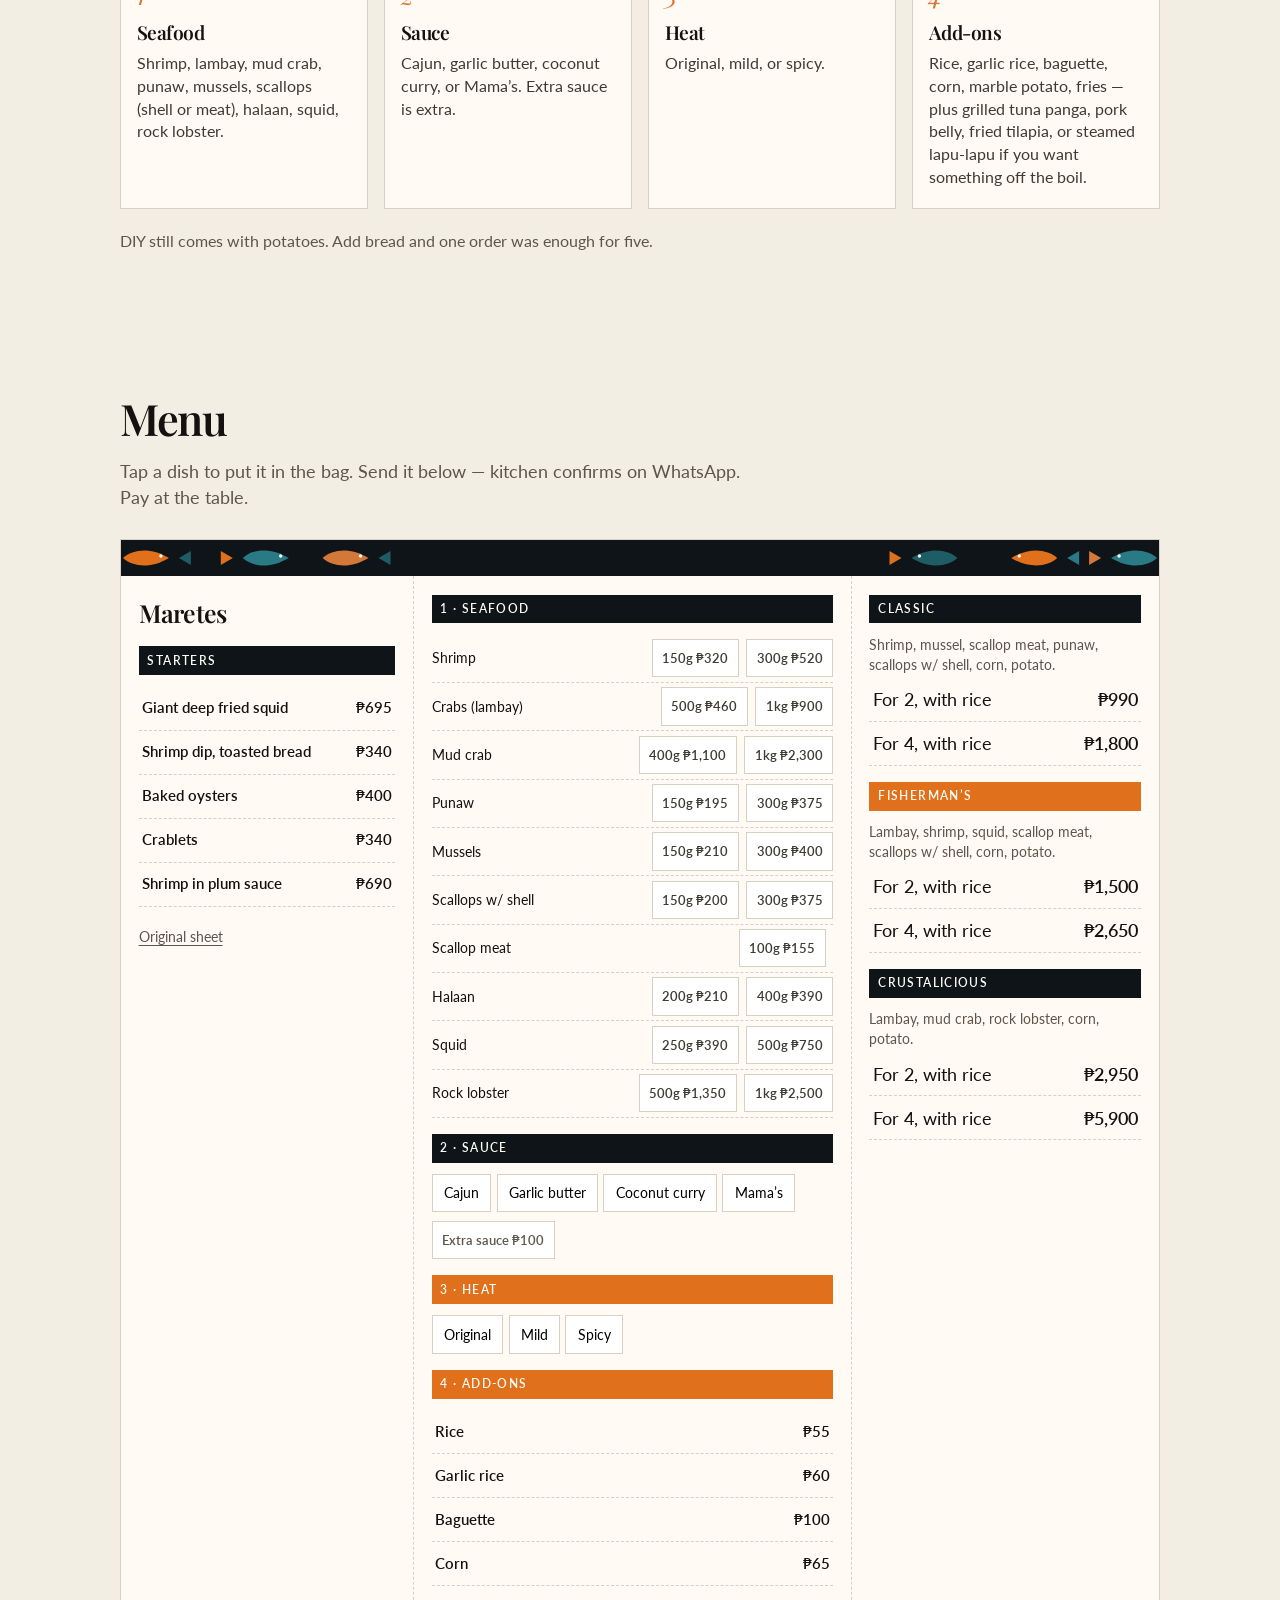
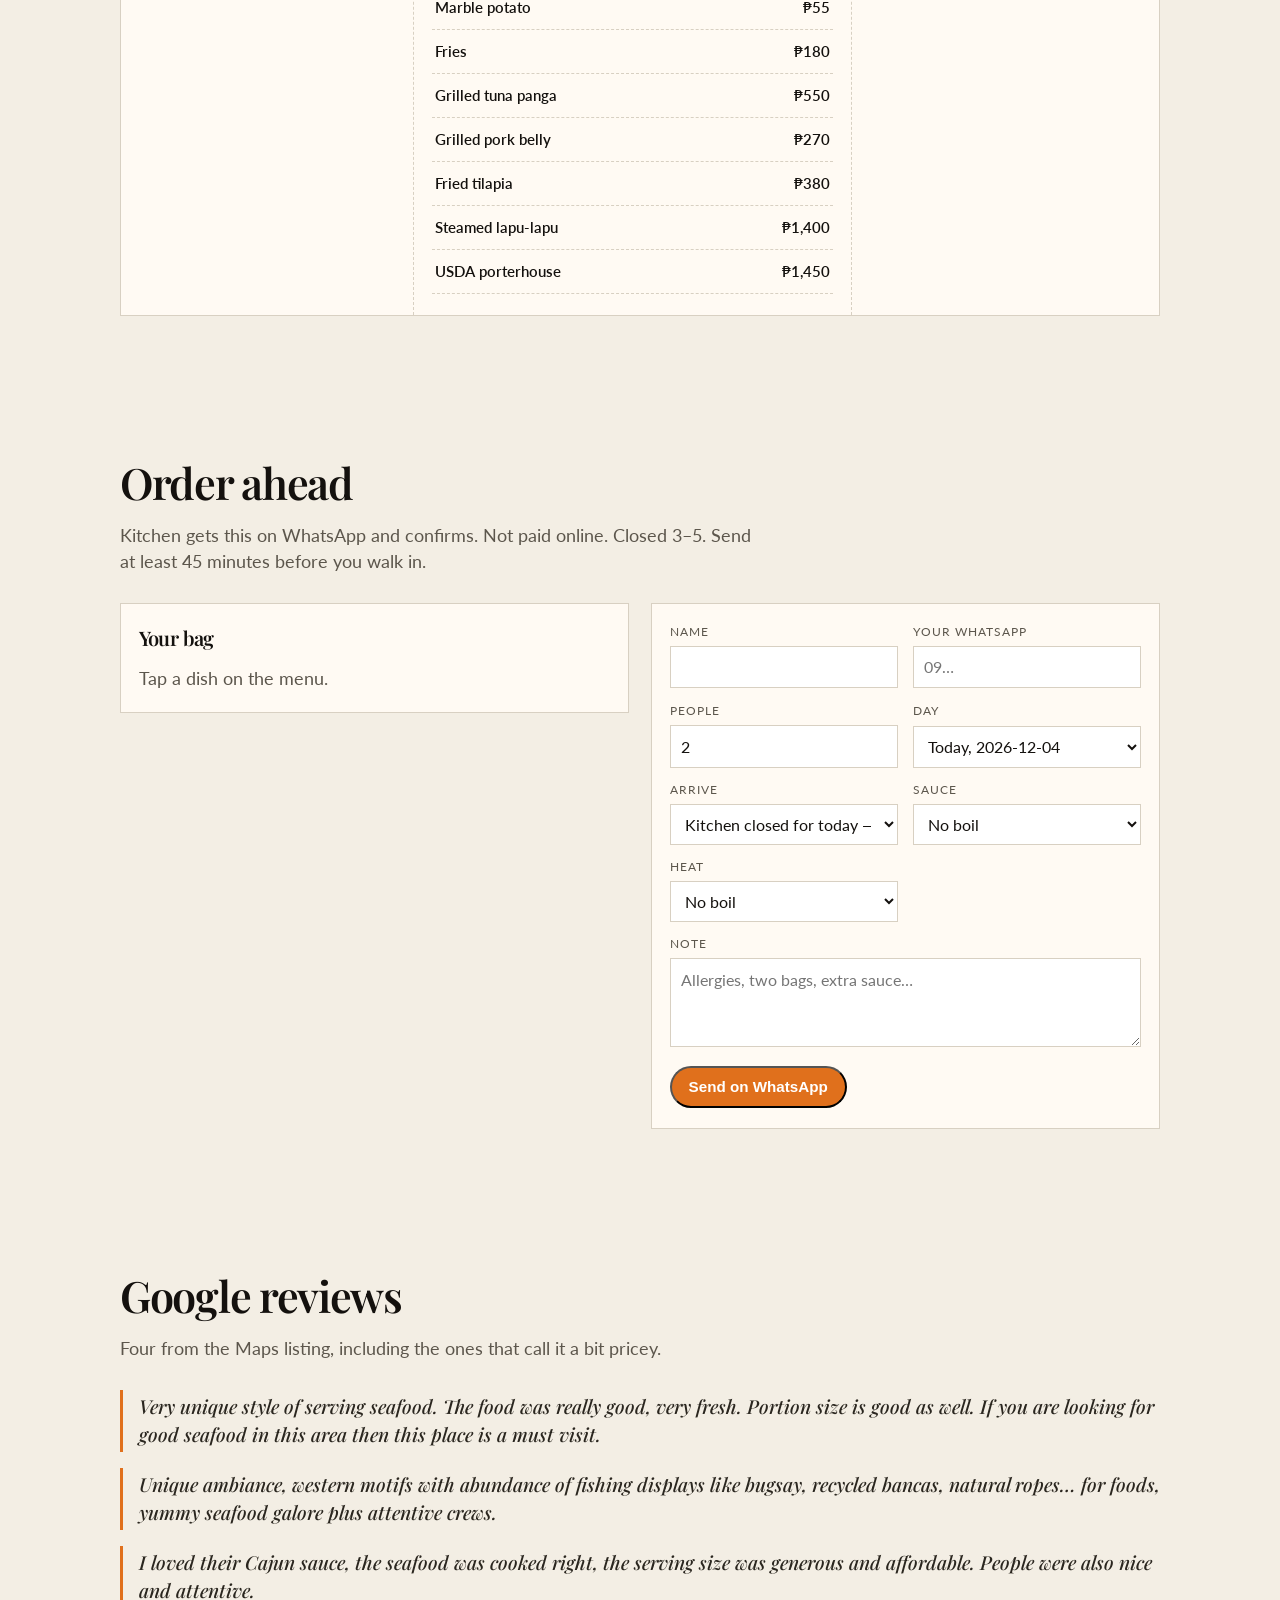
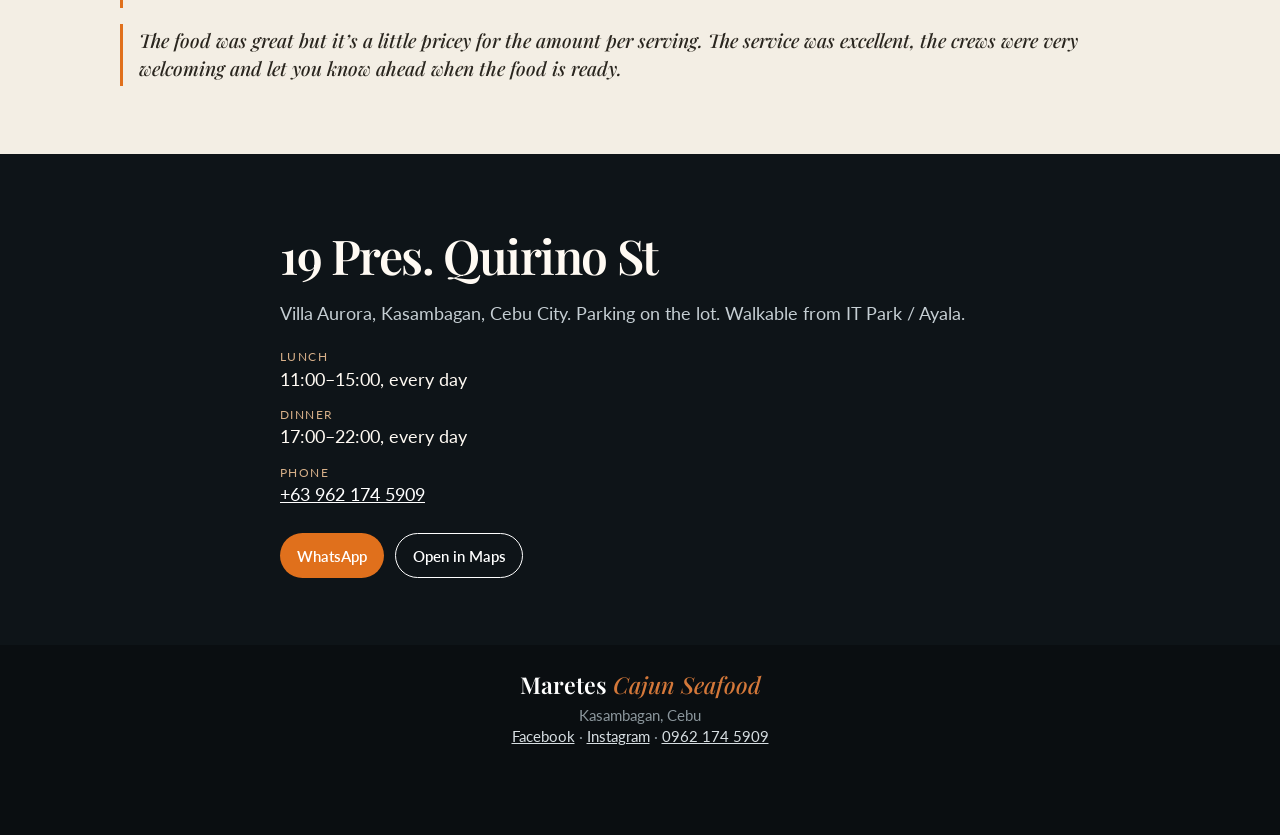
<file: shops/maretes-cajun-seafood/index.html>
<!DOCTYPE html>
<html lang="en">
<head>
  <meta charset="utf-8">
  <meta name="viewport" content="width=device-width, initial-scale=1">
  <title>Maretes Cajun Seafood — Kasambagan, Cebu</title>
  <meta name="robots" content="noindex, nofollow">
  <meta name="description" content="Cajun seafood in a bag on Pres. Quirino Street, Kasambagan, next to Cebu IT Park. Call or WhatsApp to reserve.">
  <link rel="stylesheet" href="styles.css?v=fx1">
  <link rel="preconnect" href="https://fonts.googleapis.com">
  <link rel="preconnect" href="https://fonts.gstatic.com" crossorigin>
  <link href="https://fonts.googleapis.com/css2?family=Lato:wght@400;600&family=Playfair+Display:ital,wght@0,500;0,600;0,700;1,500;1,600&display=swap" rel="stylesheet">
  <script type="application/ld+json">
  {
    "@context": "https://schema.org",
    "@type": "Restaurant",
    "name": "Maretes Cajun Seafood",
    "servesCuisine": "Cajun",
    "address": {
      "@type": "PostalAddress",
      "streetAddress": "19 Pres. Quirino St, Villa Aurora, Kasambagan",
      "addressLocality": "Cebu City",
      "postalCode": "6000",
      "addressCountry": "PH"
    },
    "telephone": "+639621745909",
    "url": "",
    "image": "photos/hero-clean.jpg",
    "openingHoursSpecification": [
      {
        "@type": "OpeningHoursSpecification",
        "dayOfWeek": ["Monday","Tuesday","Wednesday","Thursday","Friday","Saturday","Sunday"],
        "opens": "11:00",
        "closes": "15:00"
      },
      {
        "@type": "OpeningHoursSpecification",
        "dayOfWeek": ["Monday","Tuesday","Wednesday","Thursday","Friday","Saturday","Sunday"],
        "opens": "17:00",
        "closes": "22:00"
      }
    ]
  }
  </script>
</head>
<body>
  <header class="top">
    <a class="mark" href="#top">Maretes <em>Cajun Seafood</em></a>
    <nav>
      <a href="#photos">Photos</a>
      <a href="#order">How to order</a>
      <a href="#menu">Menu</a>
      <a href="#ticket">Order ahead</a>
      <a href="#reviews">Reviews</a>
      <a href="#visit">Hours</a>
    </nav>
    <a class="btn btn-wa" href="https://wa.me/639621745909?text=Hi%20Maretes%2C%20I%27d%20like%20to%20reserve%20a%20table.">WhatsApp</a>
  </header>

  <main id="top">
    <section class="hero is-playing" data-hero-scene>
      <button class="hero-photo" type="button" data-zoom="photos/hero-clean.jpg" aria-label="Zoom storefront photo">
        <span class="hero-stage">
          <img src="photos/hero-clean.jpg" alt="Maretes Cajun Seafood storefront on Pres. Quirino Street at night">
          <span class="sign-glow sign-glow-mark" aria-hidden="true"></span>
          <span class="sign-glow sign-glow-fish" aria-hidden="true"></span>
          <span class="sign-glow sign-glow-pill" aria-hidden="true"></span>
        </span>
        <span class="photo-veil"></span>
      </button>
      <div class="hero-copy">
        <p class="kicker">Kasambagan · next to IT Park</p>
        <h1>Maretes</h1>
        <p class="hero-tag"><em>Seafood</em> in a bag.<br>Hands on the table.</p>
        <p class="lede">Pick seafood, sauce, and heat. Gloves are on the table. Closed 3–5, then dinner.</p>
        <div class="hero-actions">
          <a class="btn btn-wa" href="#ticket">Order ahead</a>
          <a class="btn btn-ghost" href="tel:+639621745909">Call 0962 174 5909</a>
        </div>
        <p class="proof"><a href="https://www.google.com/maps/place/?q=place_id:ChIJ56YH8FCZqTMRpjmZl3bgrqo">239 reviews on Google</a></p>
      </div>
    </section>

    <section id="photos" class="block shots-block">
      <h2>On the table</h2>
      <p class="intro">The boil, the bag, the oysters. Click any of them.</p>
      <div class="shots">
        <button type="button" data-zoom="photos/boil.jpg">
          <img src="photos/boil.jpg" alt="Cajun seafood boil with mussels, shrimp, corn, potatoes, rice and baked oysters">
          <span class="photo-veil"></span>
          <span>The boil</span>
        </button>
        <button type="button" data-zoom="photos/bag.jpg">
          <img src="photos/bag.jpg" alt="Seafood in sauce with mussels, shrimp, corn and potatoes">
          <span class="photo-veil"></span>
          <span>The bag</span>
        </button>
        <button type="button" data-zoom="photos/oysters.jpg">
          <img src="photos/oysters.jpg" alt="Baked oysters on the half shell with lemon">
          <span class="photo-veil"></span>
          <span>Oysters</span>
        </button>
      </div>
    </section>

    <section id="order" class="block">
      <h2>How you order</h2>
      <p class="intro">Four steps, same as on paper. Or grab a platter and skip the picking.</p>
      <ol class="steps">
        <li>
          <h3>Seafood</h3>
          <p>Shrimp, lambay, mud crab, punaw, mussels, scallops (shell or meat), halaan, squid, rock lobster.</p>
        </li>
        <li>
          <h3>Sauce</h3>
          <p>Cajun, garlic butter, coconut curry, or Mama’s. Extra sauce is extra.</p>
        </li>
        <li>
          <h3>Heat</h3>
          <p>Original, mild, or spicy.</p>
        </li>
        <li>
          <h3>Add-ons</h3>
          <p>Rice, garlic rice, baguette, corn, marble potato, fries — plus grilled tuna panga, pork belly, fried tilapia, or steamed lapu-lapu if you want something off the boil.</p>
        </li>
      </ol>
      <p class="note">DIY still comes with potatoes. Add bread and one order was enough for five.</p>
    </section>

    <section id="menu" class="block menu-block">
      <h2>Menu</h2>
      <p class="intro">Tap a dish to put it in the bag. Send it below — kitchen confirms on WhatsApp. Pay at the table.</p>
      <div class="sheet">
        <svg class="sheet-frieze" viewBox="0 0 1040 36" aria-hidden="true">
          <g fill="none" fill-rule="evenodd">
            <path fill="#e0701c" d="M48 18c-18-11-36-9-46 0 10 9 28 11 46 0z"/>
            <path fill="#1e5c66" d="M58 18l12-7v14z"/>
            <circle fill="#fffaf3" cx="40" cy="16" r="1.7"/>
            <path fill="#2a7a86" d="M168 18c-18 11-36 9-46 0 10-9 28-11 46 0z"/>
            <path fill="#e0701c" d="M112 18l-12-7v14z"/>
            <circle fill="#fffaf3" cx="160" cy="16" r="1.7"/>
            <path fill="#d4783a" d="M248 18c-18-11-36-9-46 0 10 9 28 11 46 0z"/>
            <path fill="#1e5c66" d="M258 18l12-7v14z"/>
            <circle fill="#fffaf3" cx="240" cy="16" r="1.7"/>
            <path fill="#1e5c66" d="M792 18c18-11 36-9 46 0-10 9-28 11-46 0z"/>
            <path fill="#e0701c" d="M782 18l-12-7v14z"/>
            <circle fill="#fffaf3" cx="800" cy="16" r="1.7"/>
            <path fill="#e0701c" d="M892 18c18 11 36 9 46 0-10-9-28-11-46 0z"/>
            <path fill="#2a7a86" d="M948 18l12-7v14z"/>
            <circle fill="#fffaf3" cx="900" cy="16" r="1.7"/>
            <path fill="#2a7a86" d="M992 18c18-11 36-9 46 0-10 9-28 11-46 0z"/>
            <path fill="#d4783a" d="M982 18l-12-7v14z"/>
            <circle fill="#fffaf3" cx="1000" cy="16" r="1.7"/>
          </g>
        </svg>
        <div class="sheet-grid">
          <div class="sheet-col">
            <p class="sheet-kicker">Maretes</p>
            <h3 class="sheet-h">Starters</h3>
            <ul class="sheet-list">
              <li><button type="button" class="add add-line" data-add="1" data-id="starter-squid" data-name="Giant deep fried squid" data-price="695"><span>Giant deep fried squid</span><b>₱695</b></button></li>
              <li><button type="button" class="add add-line" data-add="1" data-id="starter-dip" data-name="Shrimp dip, toasted bread" data-price="340"><span>Shrimp dip, toasted bread</span><b>₱340</b></button></li>
              <li><button type="button" class="add add-line" data-add="1" data-id="starter-oysters" data-name="Baked oysters" data-price="400"><span>Baked oysters</span><b>₱400</b></button></li>
              <li><button type="button" class="add add-line" data-add="1" data-id="starter-crablets" data-name="Crablets" data-price="340"><span>Crablets</span><b>₱340</b></button></li>
              <li><button type="button" class="add add-line" data-add="1" data-id="starter-plum" data-name="Shrimp in plum sauce" data-price="690"><span>Shrimp in plum sauce</span><b>₱690</b></button></li>
            </ul>
            <button class="sheet-original" type="button" data-zoom="photos/menu-fill.jpg" data-zoom-alt="Original printed Maretes menu">Original sheet</button>
          </div>
          <div class="sheet-col sheet-build">
            <h3 class="sheet-h">1 · Seafood</h3>
            <ul class="sheet-sea">
              <li><span>Shrimp</span><button type="button" class="add add-chip" data-add="1" data-boil="1" data-id="sea-shrimp-150" data-name="Shrimp 150g" data-price="320">150g ₱320</button><button type="button" class="add add-chip" data-add="1" data-boil="1" data-id="sea-shrimp-300" data-name="Shrimp 300g" data-price="520">300g ₱520</button></li>
              <li><span>Crabs (lambay)</span><button type="button" class="add add-chip" data-add="1" data-boil="1" data-id="sea-lambay-500" data-name="Lambay 500g" data-price="460">500g ₱460</button><button type="button" class="add add-chip" data-add="1" data-boil="1" data-id="sea-lambay-1kg" data-name="Lambay 1kg" data-price="900">1kg ₱900</button></li>
              <li><span>Mud crab</span><button type="button" class="add add-chip" data-add="1" data-boil="1" data-id="sea-mud-400" data-name="Mud crab 400g" data-price="1100">400g ₱1,100</button><button type="button" class="add add-chip" data-add="1" data-boil="1" data-id="sea-mud-1kg" data-name="Mud crab 1kg" data-price="2300">1kg ₱2,300</button></li>
              <li><span>Punaw</span><button type="button" class="add add-chip" data-add="1" data-boil="1" data-id="sea-punaw-150" data-name="Punaw 150g" data-price="195">150g ₱195</button><button type="button" class="add add-chip" data-add="1" data-boil="1" data-id="sea-punaw-300" data-name="Punaw 300g" data-price="375">300g ₱375</button></li>
              <li><span>Mussels</span><button type="button" class="add add-chip" data-add="1" data-boil="1" data-id="sea-mussels-150" data-name="Mussels 150g" data-price="210">150g ₱210</button><button type="button" class="add add-chip" data-add="1" data-boil="1" data-id="sea-mussels-300" data-name="Mussels 300g" data-price="400">300g ₱400</button></li>
              <li><span>Scallops w/ shell</span><button type="button" class="add add-chip" data-add="1" data-boil="1" data-id="sea-scallop-shell-150" data-name="Scallops w/ shell 150g" data-price="200">150g ₱200</button><button type="button" class="add add-chip" data-add="1" data-boil="1" data-id="sea-scallop-shell-300" data-name="Scallops w/ shell 300g" data-price="375">300g ₱375</button></li>
              <li><span>Scallop meat</span><button type="button" class="add add-chip" data-add="1" data-boil="1" data-id="sea-scallop-meat" data-name="Scallop meat 100g" data-price="155">100g ₱155</button></li>
              <li><span>Halaan</span><button type="button" class="add add-chip" data-add="1" data-boil="1" data-id="sea-halaan-200" data-name="Halaan 200g" data-price="210">200g ₱210</button><button type="button" class="add add-chip" data-add="1" data-boil="1" data-id="sea-halaan-400" data-name="Halaan 400g" data-price="390">400g ₱390</button></li>
              <li><span>Squid</span><button type="button" class="add add-chip" data-add="1" data-boil="1" data-id="sea-squid-250" data-name="Squid 250g" data-price="390">250g ₱390</button><button type="button" class="add add-chip" data-add="1" data-boil="1" data-id="sea-squid-500" data-name="Squid 500g" data-price="750">500g ₱750</button></li>
              <li><span>Rock lobster</span><button type="button" class="add add-chip" data-add="1" data-boil="1" data-id="sea-lobster-500" data-name="Rock lobster 500g" data-price="1350">500g ₱1,350</button><button type="button" class="add add-chip" data-add="1" data-boil="1" data-id="sea-lobster-1kg" data-name="Rock lobster 1kg" data-price="2500">1kg ₱2,500</button></li>
            </ul>
            <h3 class="sheet-h">2 · Sauce</h3>
            <ul class="sheet-chips">
              <li><button type="button" data-sauce="Cajun">Cajun</button></li>
              <li><button type="button" data-sauce="Garlic butter">Garlic butter</button></li>
              <li><button type="button" data-sauce="Coconut curry">Coconut curry</button></li>
              <li><button type="button" data-sauce="Mama’s">Mama’s</button></li>
            </ul>
            <p class="sheet-extra"><button type="button" class="add add-chip extra" data-add="1" data-boil="1" data-id="extra-sauce" data-name="Extra sauce" data-price="100">Extra sauce ₱100</button></p>
            <h3 class="sheet-h sheet-h-orange">3 · Heat</h3>
            <ul class="sheet-chips">
              <li><button type="button" data-heat="Original">Original</button></li>
              <li><button type="button" data-heat="Mild">Mild</button></li>
              <li><button type="button" data-heat="Spicy">Spicy</button></li>
            </ul>
            <h3 class="sheet-h sheet-h-orange">4 · Add-ons</h3>
            <ul class="sheet-list">
              <li><button type="button" class="add add-line" data-add="1" data-id="add-rice" data-name="Rice" data-price="55"><span>Rice</span><b>₱55</b></button></li>
              <li><button type="button" class="add add-line" data-add="1" data-id="add-garlic-rice" data-name="Garlic rice" data-price="60"><span>Garlic rice</span><b>₱60</b></button></li>
              <li><button type="button" class="add add-line" data-add="1" data-id="add-baguette" data-name="Baguette" data-price="100"><span>Baguette</span><b>₱100</b></button></li>
              <li><button type="button" class="add add-line" data-add="1" data-id="add-corn" data-name="Corn" data-price="65"><span>Corn</span><b>₱65</b></button></li>
              <li><button type="button" class="add add-line" data-add="1" data-id="add-potato" data-name="Marble potato" data-price="55"><span>Marble potato</span><b>₱55</b></button></li>
              <li><button type="button" class="add add-line" data-add="1" data-id="add-fries" data-name="Fries" data-price="180"><span>Fries</span><b>₱180</b></button></li>
              <li><button type="button" class="add add-line" data-add="1" data-id="add-panga" data-name="Grilled tuna panga" data-price="550"><span>Grilled tuna panga</span><b>₱550</b></button></li>
              <li><button type="button" class="add add-line" data-add="1" data-id="add-belly" data-name="Grilled pork belly" data-price="270"><span>Grilled pork belly</span><b>₱270</b></button></li>
              <li><button type="button" class="add add-line" data-add="1" data-id="add-tilapia" data-name="Fried tilapia" data-price="380"><span>Fried tilapia</span><b>₱380</b></button></li>
              <li><button type="button" class="add add-line" data-add="1" data-id="add-lapu" data-name="Steamed lapu-lapu" data-price="1400"><span>Steamed lapu-lapu</span><b>₱1,400</b></button></li>
              <li><button type="button" class="add add-line" data-add="1" data-id="add-steak" data-name="USDA porterhouse" data-price="1450"><span>USDA porterhouse</span><b>₱1,450</b></button></li>
            </ul>
          </div>
          <div class="sheet-col">
            <h3 class="sheet-h">Classic</h3>
            <p class="sheet-mix">Shrimp, mussel, scallop meat, punaw, scallops w/ shell, corn, potato.</p>
            <button type="button" class="sheet-for add" data-add="1" data-boil="1" data-id="combo-classic-2" data-name="Classic for 2" data-price="990"><span>For 2, with rice</span><b>₱990</b></button>
            <button type="button" class="sheet-for add" data-add="1" data-boil="1" data-id="combo-classic-4" data-name="Classic for 4" data-price="1800"><span>For 4, with rice</span><b>₱1,800</b></button>
            <h3 class="sheet-h sheet-h-orange">Fisherman’s</h3>
            <p class="sheet-mix">Lambay, shrimp, squid, scallop meat, scallops w/ shell, corn, potato.</p>
            <button type="button" class="sheet-for add" data-add="1" data-boil="1" data-id="combo-fisherman-2" data-name="Fisherman’s for 2" data-price="1500"><span>For 2, with rice</span><b>₱1,500</b></button>
            <button type="button" class="sheet-for add" data-add="1" data-boil="1" data-id="combo-fisherman-4" data-name="Fisherman’s for 4" data-price="2650"><span>For 4, with rice</span><b>₱2,650</b></button>
            <h3 class="sheet-h">Crustalicious</h3>
            <p class="sheet-mix">Lambay, mud crab, rock lobster, corn, potato.</p>
            <button type="button" class="sheet-for add" data-add="1" data-boil="1" data-id="combo-crust-2" data-name="Crustalicious for 2" data-price="2950"><span>For 2, with rice</span><b>₱2,950</b></button>
            <button type="button" class="sheet-for add" data-add="1" data-boil="1" data-id="combo-crust-4" data-name="Crustalicious for 4" data-price="5900"><span>For 4, with rice</span><b>₱5,900</b></button>
          </div>
        </div>
      </div>
    </section>

    <section id="ticket" class="block">
      <h2>Order ahead</h2>
      <p class="intro">Kitchen gets this on WhatsApp and confirms. Not paid online. Closed 3–5. Send at least 45 minutes before you walk in.</p>
      <div class="ticket">
        <div class="ticket-bag">
          <h3>Your bag</h3>
          <p class="ticket-empty" data-empty>Tap a dish on the menu.</p>
          <ul class="ticket-lines" data-lines hidden></ul>
          <p class="ticket-sum" data-total hidden></p>
        </div>
        <form class="ticket-form" data-form>
          <label>Name
            <input name="name" required autocomplete="name">
          </label>
          <label>Your WhatsApp
            <input name="phone" type="tel" required autocomplete="tel" inputmode="tel" placeholder="09…">
          </label>
          <label>People
            <input name="people" type="number" min="1" max="20" value="2" required>
          </label>
          <label>Day
            <select name="day" required></select>
          </label>
          <label>Arrive
            <select name="slot" required></select>
          </label>
          <label>Sauce
            <select name="sauce">
              <option value="">No boil</option>
              <option>Cajun</option>
              <option>Garlic butter</option>
              <option>Coconut curry</option>
              <option>Mama’s</option>
            </select>
          </label>
          <label>Heat
            <select name="heat">
              <option value="">No boil</option>
              <option>Original</option>
              <option>Mild</option>
              <option>Spicy</option>
            </select>
          </label>
          <label class="ticket-notes">Note
            <textarea name="note" rows="3" placeholder="Allergies, two bags, extra sauce…"></textarea>
          </label>
          <button type="submit" class="btn btn-wa">Send on WhatsApp</button>
        </form>
      </div>
    </section>

    <section id="reviews" class="block">
      <h2>Google reviews</h2>
      <p class="intro">Four from the Maps listing, including the ones that call it a bit pricey.</p>
      <ul class="quotes">
        <li>
          <blockquote>Very unique style of serving seafood. The food was really good, very fresh. Portion size is good as well. If you are looking for good seafood in this area then this place is a must visit.</blockquote>
        </li>
        <li>
          <blockquote>Unique ambiance, western motifs with abundance of fishing displays like bugsay, recycled bancas, natural ropes… for foods, yummy seafood galore plus attentive crews.</blockquote>
        </li>
        <li>
          <blockquote>I loved their Cajun sauce, the seafood was cooked right, the serving size was generous and affordable. People were also nice and attentive.</blockquote>
        </li>
        <li>
          <blockquote>The food was great but it’s a little pricey for the amount per serving. The service was excellent, the crews were very welcoming and let you know ahead when the food is ready.</blockquote>
        </li>
      </ul>
    </section>

    <section id="visit" class="visit">
      <div class="visit-copy">
        <h2>19 Pres. Quirino St</h2>
        <p>Villa Aurora, Kasambagan, Cebu City. Parking on the lot. Walkable from IT Park / Ayala.</p>
        <dl>
          <div>
            <dt>Lunch</dt>
            <dd>11:00–15:00, every day</dd>
          </div>
          <div>
            <dt>Dinner</dt>
            <dd>17:00–22:00, every day</dd>
          </div>
          <div>
            <dt>Phone</dt>
            <dd><a href="tel:+639621745909">+63 962 174 5909</a></dd>
          </div>
        </dl>
        <div class="hero-actions">
          <a class="btn btn-wa" href="https://wa.me/639621745909?text=Hi%20Maretes%2C%20I%27d%20like%20to%20reserve%20a%20table.">WhatsApp</a>
          <a class="btn btn-ghost" href="https://www.google.com/maps/place/?q=place_id:ChIJ56YH8FCZqTMRpjmZl3bgrqo">Open in Maps</a>
        </div>
      </div>
    </section>
  </main>

  <footer class="foot">
    <p class="foot-mark">Maretes <em>Cajun Seafood</em></p>
    <p>Kasambagan, Cebu</p>
    <p>
      <a href="https://www.facebook.com/maretescajunseafood">Facebook</a>
      ·
      <a href="https://www.instagram.com/maretescajunseafood/">Instagram</a>
      ·
      <a href="tel:+639621745909">0962 174 5909</a>
    </p>
  </footer>
  <a class="dock" href="https://wa.me/639621745909?text=Hi%20Maretes%2C%20I%27d%20like%20to%20reserve%20a%20table." data-reserve-dock>WhatsApp to reserve</a>
  <a class="bag-dock" href="#ticket" hidden data-bag-dock>Order</a>
  <div class="zoom-layer" data-zoom-layer hidden>
    <div class="zoom-back" data-zoom-close></div>
    <img alt="">
    <button class="zoom-x" type="button" data-zoom-close aria-label="Close photo">Close</button>
  </div>
  <div class="order-chat" data-order-chat data-name="Maretes Cajun Seafood" data-reply="Got it — we'll have the bag ready. See you on Quirino." data-continue="Open WhatsApp" hidden>
    <div class="order-chat-back"></div>
    <div class="order-chat-phone" role="dialog" aria-modal="true" aria-label="Order preview">
      <div class="chat-head">
        <span class="chat-avatar"></span>
        <div><b data-chat-name>Maretes Cajun Seafood</b><small>online</small></div>
        <button class="chat-x" type="button" data-chat-close aria-label="Close">×</button>
      </div>
      <div class="chat-body">
        <div class="bubble out"><span data-order-text></span><i class="ticks">✓✓</i></div>
        <div class="bubble in" data-reply-bubble></div>
      </div>
      <div class="chat-actions">
        <button type="button" class="chat-stay" data-chat-stay>Stay here</button>
        <button type="button" class="chat-go" data-chat-go>Open WhatsApp</button>
      </div>
    </div>
  </div>
  <script src="hero.js?v=pan2"></script>
  <script src="zoom.js"></script>
  <script src="order.js?v=fx1"></script>
  <script src="order-fx.js?v=fx1"></script>
</body>
</html>
</file>
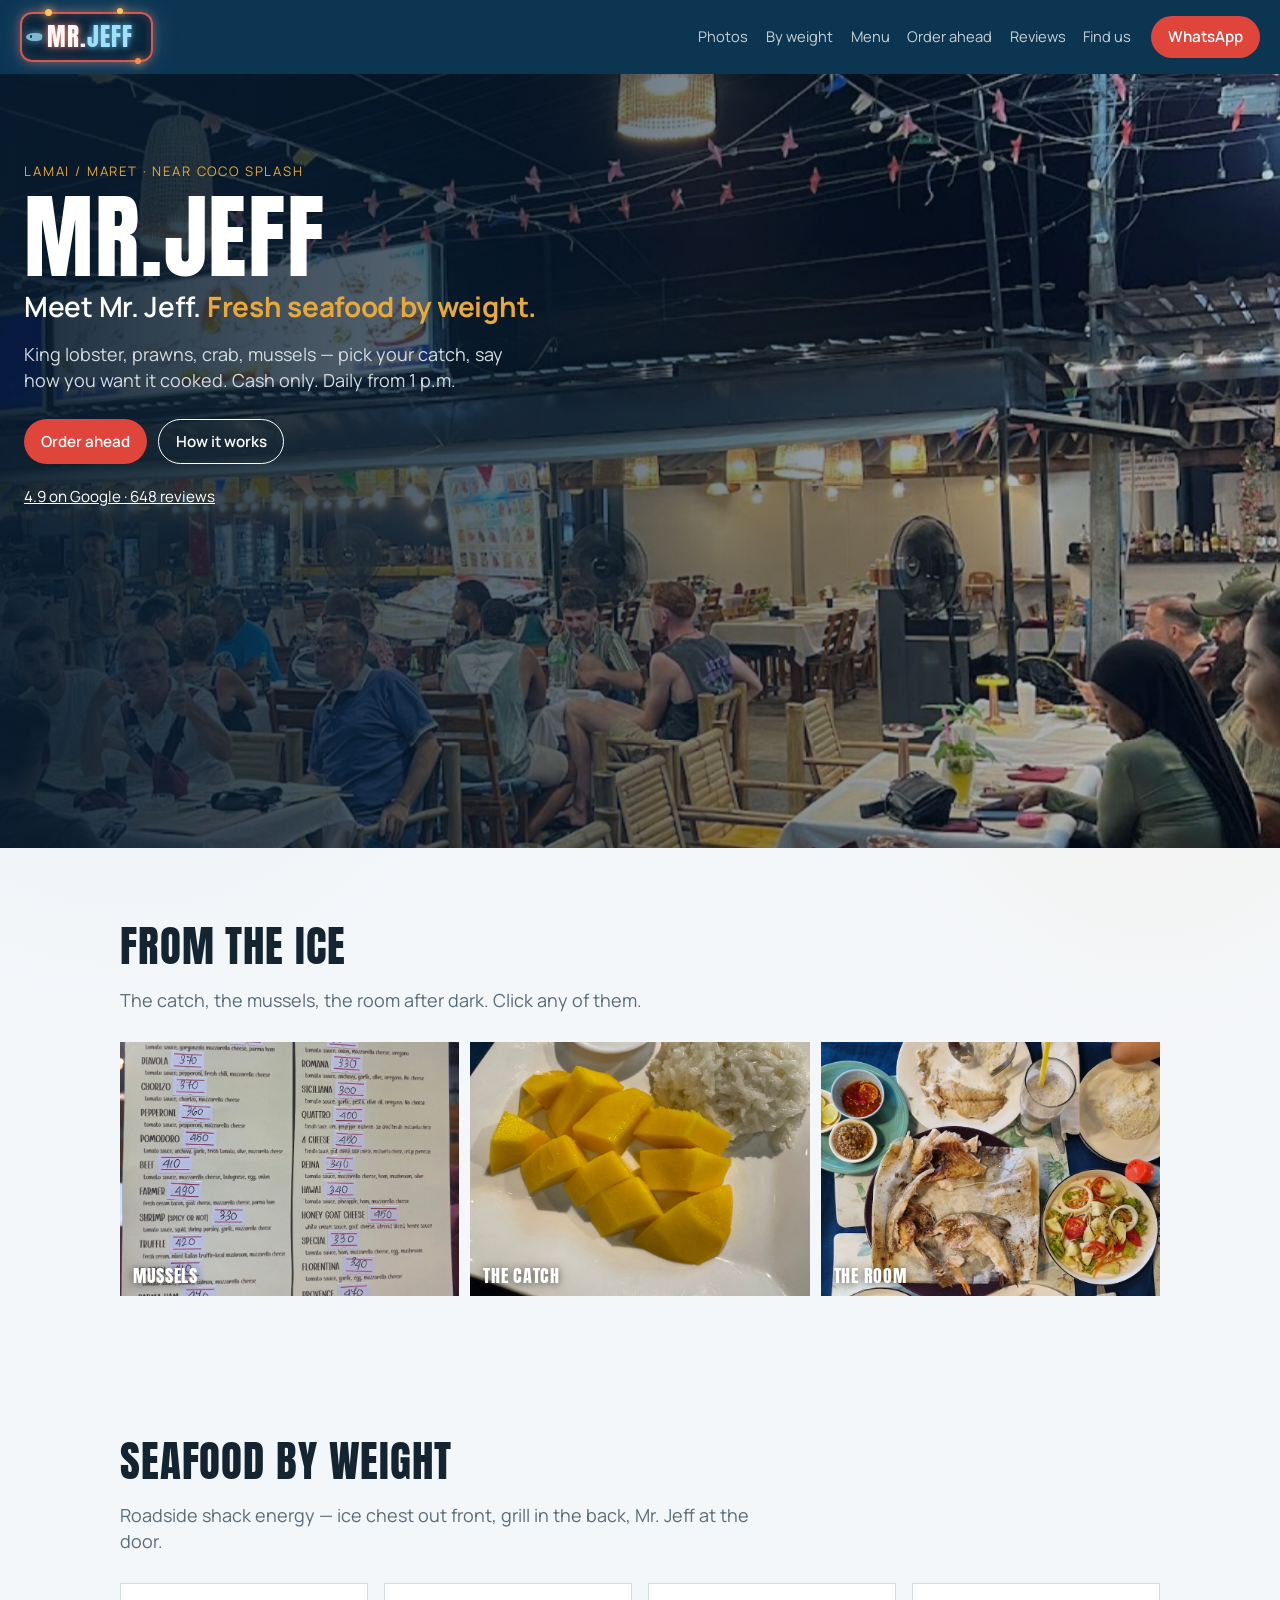
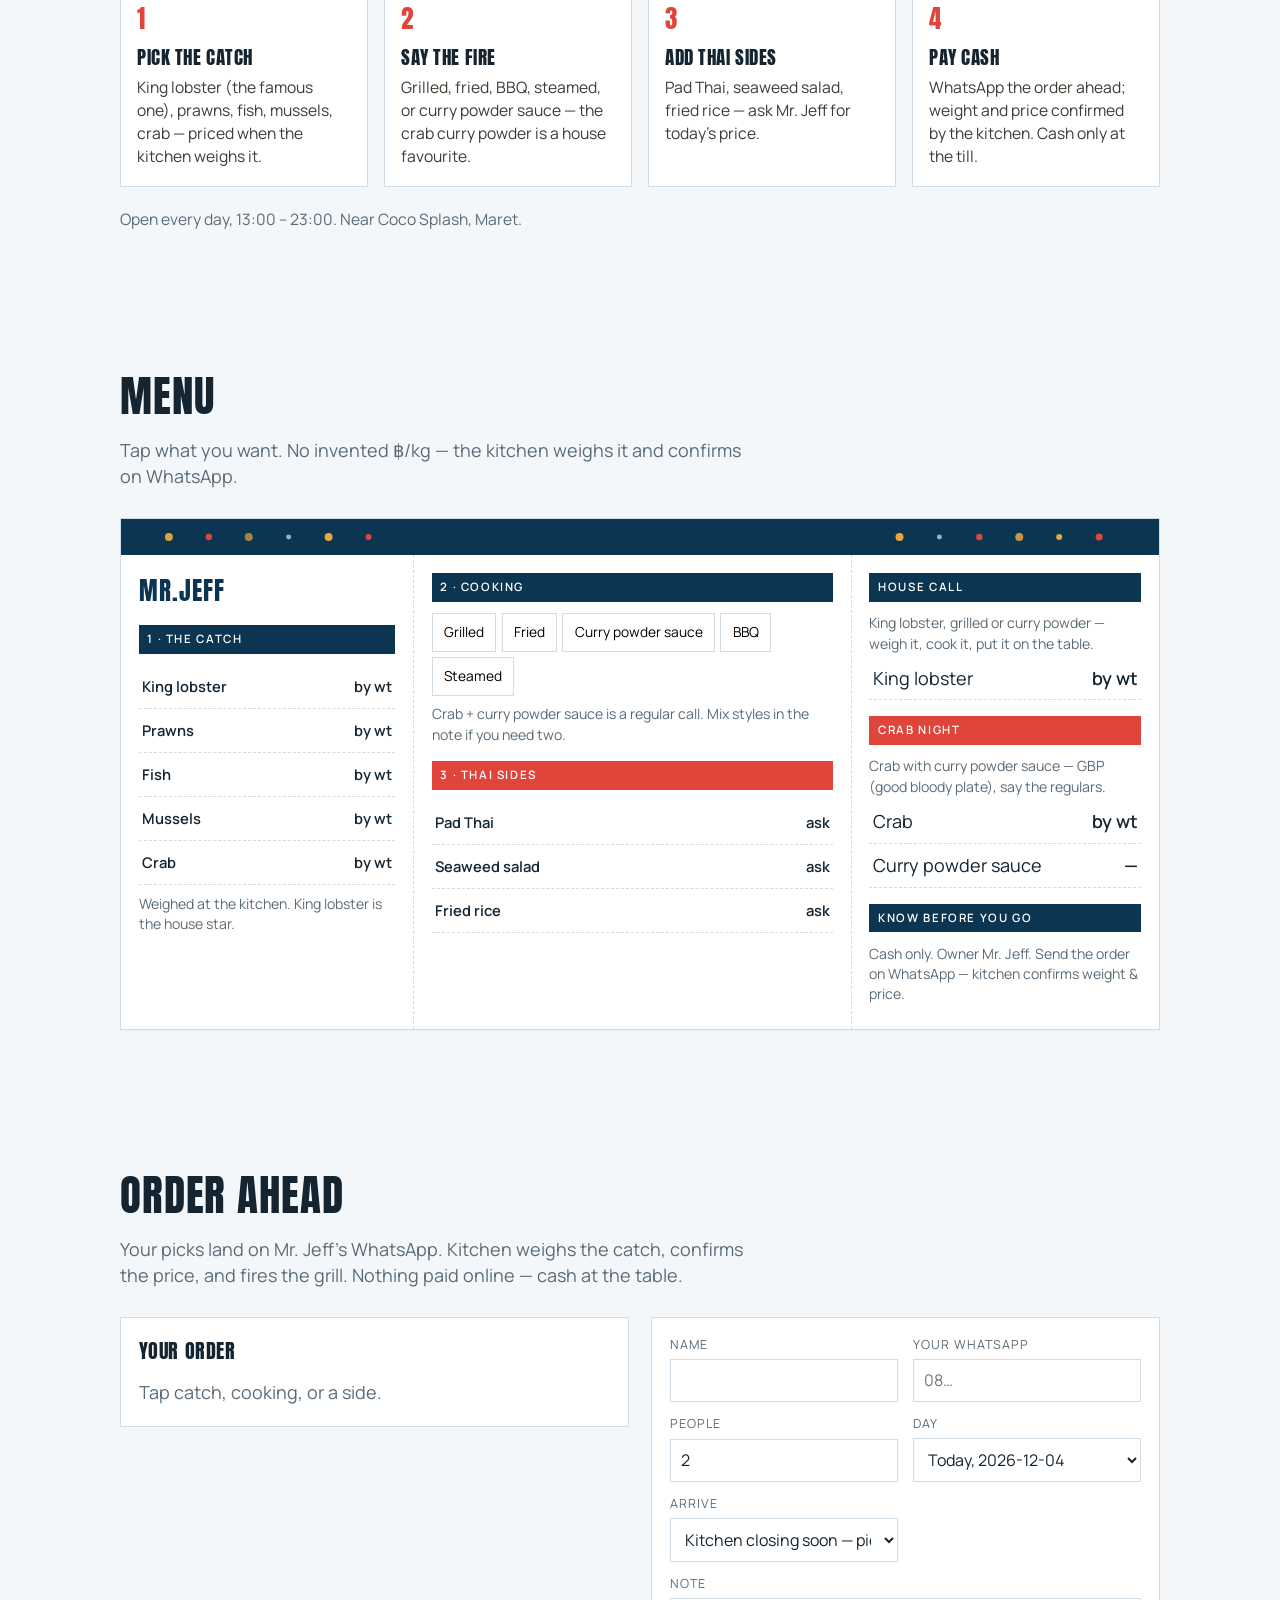
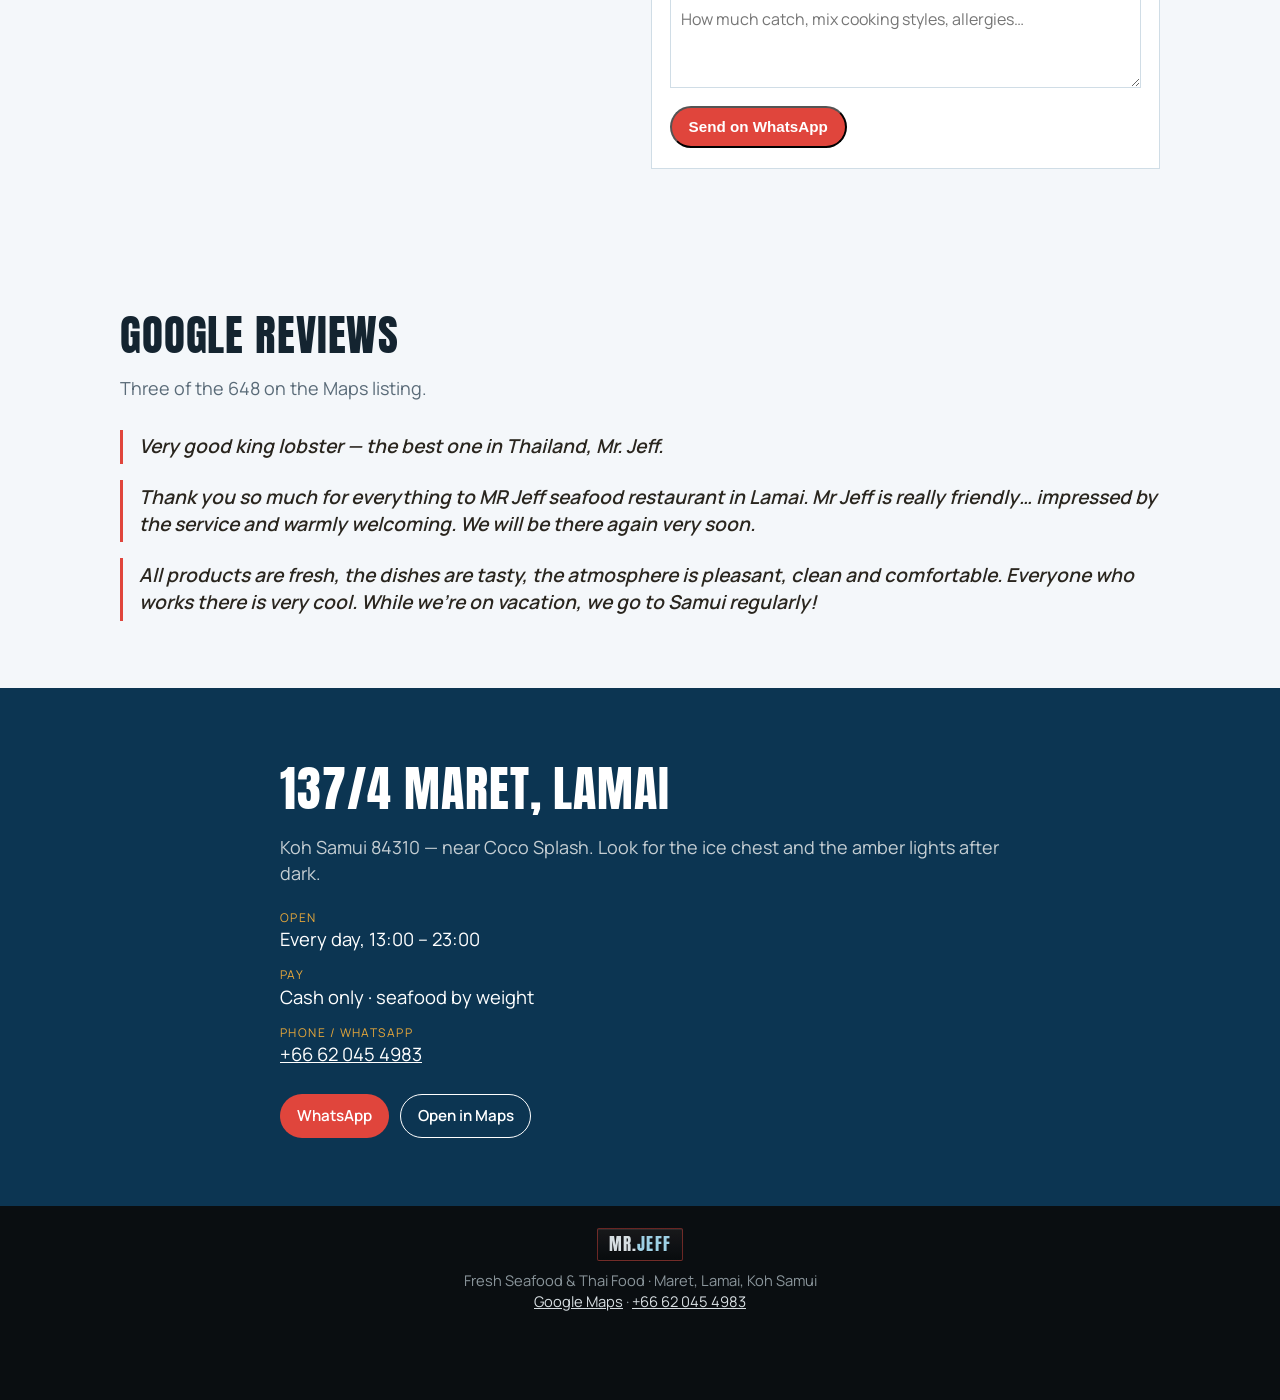
<file: shops/mrjeff-seafood-lamai/index.html>
<!DOCTYPE html>
<html lang="en">
<head>
  <meta charset="utf-8">
  <meta name="viewport" content="width=device-width, initial-scale=1">
  <title>Mr.Jeff — Fresh Seafood &amp; Thai Food, Lamai</title>
  <meta name="robots" content="noindex, nofollow">
  <meta name="description" content="Meet Mr. Jeff in Maret, Lamai. Fresh seafood by weight — king lobster, prawns, crab — cooked your way. Cash only. Daily 13:00–23:00.">
  <link rel="stylesheet" href="styles.css?v=mj3">
  <link rel="preconnect" href="https://fonts.googleapis.com">
  <link rel="preconnect" href="https://fonts.gstatic.com" crossorigin>
  <link href="https://fonts.googleapis.com/css2?family=Anton&family=Manrope:wght@400;600;700&display=swap" rel="stylesheet">
  <script type="application/ld+json">
  {
    "@context": "https://schema.org",
    "@type": "Restaurant",
    "name": "Mr.Jeff Fresh Seafood & Thai Food",
    "servesCuisine": ["Seafood", "Thai"],
    "address": {
      "@type": "PostalAddress",
      "streetAddress": "137/4 Maret",
      "addressLocality": "Koh Samui",
      "postalCode": "84310",
      "addressCountry": "TH"
    },
    "telephone": "+66620454983",
    "url": "",
    "image": "photos/hero.jpg",
    "openingHoursSpecification": [
      {
        "@type": "OpeningHoursSpecification",
        "dayOfWeek": ["Monday","Tuesday","Wednesday","Thursday","Friday","Saturday","Sunday"],
        "opens": "13:00",
        "closes": "23:00"
      }
    ],
    "aggregateRating": {
      "@type": "AggregateRating",
      "ratingValue": "4.9",
      "reviewCount": "648"
    },
    "currenciesAccepted": "THB",
    "paymentAccepted": "Cash"
  }
  </script>
</head>
<body>
  <header class="top">
    <a class="mark" href="#top">
      <span class="deco fish" aria-hidden="true"></span>
      Mr.<em>Jeff</em>
      <span class="bulb b1" aria-hidden="true"></span>
      <span class="bulb b2" aria-hidden="true"></span>
      <span class="bulb b3" aria-hidden="true"></span>
    </a>
    <nav>
      <a href="#photos">Photos</a>
      <a href="#catch">By weight</a>
      <a href="#menu">Menu</a>
      <a href="#ticket">Order ahead</a>
      <a href="#reviews">Reviews</a>
      <a href="#visit">Find us</a>
    </nav>
    <a class="btn btn-wa" href="https://wa.me/66620454983?text=Hi%20Mr.%20Jeff%2C%20I%27d%20like%20a%20table.">WhatsApp</a>
  </header>

  <main id="top">
    <section class="hero is-playing" data-hero-scene>
      <button class="hero-photo" type="button" data-zoom="photos/hero.jpg" aria-label="Zoom dining room photo">
        <span class="hero-stage">
          <img src="photos/hero.jpg" alt="Mr.Jeff dining room in Maret — warm amber lights over seafood tables">
          <span class="sign-glow sign-glow-mark" aria-hidden="true"></span>
          <span class="sign-glow sign-glow-fish" aria-hidden="true"></span>
          <span class="sign-glow sign-glow-pill" aria-hidden="true"></span>
        </span>
        <span class="photo-veil"></span>
      </button>
      <div class="hero-copy">
        <p class="kicker">Lamai / Maret · near Coco Splash</p>
        <h1>Mr.Jeff</h1>
        <p class="hero-tag">Meet Mr. Jeff. <em>Fresh seafood by weight.</em></p>
        <p class="lede">King lobster, prawns, crab, mussels — pick your catch, say how you want it cooked. Cash only. Daily from 1 p.m.</p>
        <div class="hero-actions">
          <a class="btn btn-wa" href="#ticket">Order ahead</a>
          <a class="btn btn-ghost" href="#catch">How it works</a>
        </div>
        <p class="proof"><a href="https://www.google.com/maps/search/Mr.Jeff+Fresh+Seafood+Lamai+Samui">4.9 on Google · 648 reviews</a></p>
      </div>
    </section>

    <section id="photos" class="block shots-block">
      <h2>From the ice</h2>
      <p class="intro">The catch, the mussels, the room after dark. Click any of them.</p>
      <div class="shots">
        <button type="button" data-zoom="photos/mussels.jpg">
          <img src="photos/mussels.jpg" alt="Mussels plated at Mr.Jeff">
          <span class="photo-veil"></span>
          <span>Mussels</span>
        </button>
        <button type="button" data-zoom="photos/seafood.jpg">
          <img src="photos/seafood.jpg" alt="Fresh seafood spread at Mr.Jeff">
          <span class="photo-veil"></span>
          <span>The catch</span>
        </button>
        <button type="button" data-zoom="photos/room.jpg">
          <img src="photos/room.jpg" alt="Mr.Jeff indoor seating under amber lights">
          <span class="photo-veil"></span>
          <span>The room</span>
        </button>
      </div>
    </section>

    <section id="catch" class="block">
      <h2>Seafood by weight</h2>
      <p class="intro">Roadside shack energy — ice chest out front, grill in the back, Mr. Jeff at the door.</p>
      <ol class="steps">
        <li>
          <h3>Pick the catch</h3>
          <p>King lobster (the famous one), prawns, fish, mussels, crab — priced when the kitchen weighs it.</p>
        </li>
        <li>
          <h3>Say the fire</h3>
          <p>Grilled, fried, BBQ, steamed, or curry powder sauce — the crab curry powder is a house favourite.</p>
        </li>
        <li>
          <h3>Add Thai sides</h3>
          <p>Pad Thai, seaweed salad, fried rice — ask Mr. Jeff for today’s price.</p>
        </li>
        <li>
          <h3>Pay cash</h3>
          <p>WhatsApp the order ahead; weight and price confirmed by the kitchen. Cash only at the till.</p>
        </li>
      </ol>
      <p class="note">Open every day, 13:00 – 23:00. Near Coco Splash, Maret.</p>
    </section>

    <section id="menu" class="block menu-block">
      <h2>Menu</h2>
      <p class="intro">Tap what you want. No invented ฿/kg — the kitchen weighs it and confirms on WhatsApp.</p>
      <div class="sheet">
        <svg class="sheet-frieze" viewBox="0 0 1040 36" aria-hidden="true">
          <g fill="none" fill-rule="evenodd">
            <circle fill="#e8a83a" cx="48" cy="18" r="4" opacity="0.95"/>
            <circle fill="#e0453c" cx="88" cy="18" r="3.2"/>
            <circle fill="#e8a83a" cx="128" cy="18" r="4" opacity="0.7"/>
            <circle fill="#7eb8d4" cx="168" cy="18" r="2.5"/>
            <circle fill="#e8a83a" cx="208" cy="18" r="4"/>
            <circle fill="#e0453c" cx="248" cy="18" r="3"/>
            <circle fill="#e8a83a" cx="780" cy="18" r="4"/>
            <circle fill="#7eb8d4" cx="820" cy="18" r="2.5"/>
            <circle fill="#e0453c" cx="860" cy="18" r="3.2"/>
            <circle fill="#e8a83a" cx="900" cy="18" r="4" opacity="0.85"/>
            <circle fill="#e8a83a" cx="940" cy="18" r="3"/>
            <circle fill="#e0453c" cx="980" cy="18" r="3.5"/>
          </g>
        </svg>
        <div class="sheet-grid">
          <div class="sheet-col sheet-build">
            <p class="sheet-kicker">Mr.Jeff</p>
            <h3 class="sheet-h">1 · The catch</h3>
            <ul class="sheet-list">
              <li><button type="button" class="add add-line" data-add="1" data-id="catch-lobster" data-name="King lobster" data-price="0"><span>King lobster</span><b>by wt</b></button></li>
              <li><button type="button" class="add add-line" data-add="1" data-id="catch-prawns" data-name="Prawns" data-price="0"><span>Prawns</span><b>by wt</b></button></li>
              <li><button type="button" class="add add-line" data-add="1" data-id="catch-fish" data-name="Fish" data-price="0"><span>Fish</span><b>by wt</b></button></li>
              <li><button type="button" class="add add-line" data-add="1" data-id="catch-mussels" data-name="Mussels" data-price="0"><span>Mussels</span><b>by wt</b></button></li>
              <li><button type="button" class="add add-line" data-add="1" data-id="catch-crab" data-name="Crab" data-price="0"><span>Crab</span><b>by wt</b></button></li>
            </ul>
            <p class="sheet-mix">Weighed at the kitchen. King lobster is the house star.</p>
          </div>
          <div class="sheet-col">
            <h3 class="sheet-h">2 · Cooking</h3>
            <ul class="sheet-chips">
              <li><button type="button" class="add" data-add="1" data-id="cook-grilled" data-name="Cooking: Grilled" data-price="0">Grilled</button></li>
              <li><button type="button" class="add" data-add="1" data-id="cook-fried" data-name="Cooking: Fried" data-price="0">Fried</button></li>
              <li><button type="button" class="add" data-add="1" data-id="cook-curry" data-name="Cooking: Curry powder sauce" data-price="0">Curry powder sauce</button></li>
              <li><button type="button" class="add" data-add="1" data-id="cook-bbq" data-name="Cooking: BBQ" data-price="0">BBQ</button></li>
              <li><button type="button" class="add" data-add="1" data-id="cook-steamed" data-name="Cooking: Steamed" data-price="0">Steamed</button></li>
            </ul>
            <p class="sheet-mix">Crab + curry powder sauce is a regular call. Mix styles in the note if you need two.</p>
            <h3 class="sheet-h sheet-h-orange">3 · Thai sides</h3>
            <ul class="sheet-list">
              <li><button type="button" class="add add-line" data-add="1" data-ask="1" data-id="side-padthai" data-name="Pad Thai" data-price="0"><span>Pad Thai</span><b>ask</b></button></li>
              <li><button type="button" class="add add-line" data-add="1" data-ask="1" data-id="side-seaweed" data-name="Seaweed salad" data-price="0"><span>Seaweed salad</span><b>ask</b></button></li>
              <li><button type="button" class="add add-line" data-add="1" data-ask="1" data-id="side-rice" data-name="Fried rice" data-price="0"><span>Fried rice</span><b>ask</b></button></li>
            </ul>
          </div>
          <div class="sheet-col">
            <h3 class="sheet-h">House call</h3>
            <p class="sheet-mix">King lobster, grilled or curry powder — weigh it, cook it, put it on the table.</p>
            <button type="button" class="sheet-for add" data-add="1" data-id="catch-lobster" data-name="King lobster" data-price="0"><span>King lobster</span><b>by wt</b></button>
            <h3 class="sheet-h sheet-h-orange">Crab night</h3>
            <p class="sheet-mix">Crab with curry powder sauce — GBP (good bloody plate), say the regulars.</p>
            <button type="button" class="sheet-for add" data-add="1" data-id="catch-crab" data-name="Crab" data-price="0"><span>Crab</span><b>by wt</b></button>
            <button type="button" class="sheet-for add" data-add="1" data-id="cook-curry" data-name="Cooking: Curry powder sauce" data-price="0"><span>Curry powder sauce</span><b>—</b></button>
            <h3 class="sheet-h">Know before you go</h3>
            <p class="sheet-mix">Cash only. Owner Mr. Jeff. Send the order on WhatsApp — kitchen confirms weight &amp; price.</p>
          </div>
        </div>
      </div>
    </section>

    <section id="ticket" class="block">
      <h2>Order ahead</h2>
      <p class="intro">Your picks land on Mr. Jeff’s WhatsApp. Kitchen weighs the catch, confirms the price, and fires the grill. Nothing paid online — cash at the table.</p>
      <div class="ticket">
        <div class="ticket-bag">
          <h3>Your order</h3>
          <p class="ticket-empty" data-empty>Tap catch, cooking, or a side.</p>
          <ul class="ticket-lines" data-lines hidden></ul>
          <p class="ticket-sum" data-total hidden></p>
        </div>
        <form class="ticket-form" data-form>
          <label>Name
            <input name="name" required autocomplete="name">
          </label>
          <label>Your WhatsApp
            <input name="phone" type="tel" required autocomplete="tel" inputmode="tel" placeholder="08…">
          </label>
          <label>People
            <input name="people" type="number" min="1" max="20" value="2" required>
          </label>
          <label>Day
            <select name="day" required></select>
          </label>
          <label>Arrive
            <select name="slot" required></select>
          </label>
          <label class="ticket-notes">Note
            <textarea name="note" rows="3" placeholder="How much catch, mix cooking styles, allergies…"></textarea>
          </label>
          <button type="submit" class="btn btn-wa">Send on WhatsApp</button>
        </form>
      </div>
    </section>

    <section id="reviews" class="block">
      <h2>Google reviews</h2>
      <p class="intro">Three of the 648 on the Maps listing.</p>
      <ul class="quotes">
        <li>
          <blockquote>Very good king lobster — the best one in Thailand, Mr. Jeff.</blockquote>
        </li>
        <li>
          <blockquote>Thank you so much for everything to MR Jeff seafood restaurant in Lamai. Mr Jeff is really friendly… impressed by the service and warmly welcoming. We will be there again very soon.</blockquote>
        </li>
        <li>
          <blockquote>All products are fresh, the dishes are tasty, the atmosphere is pleasant, clean and comfortable. Everyone who works there is very cool. While we're on vacation, we go to Samui regularly!</blockquote>
        </li>
      </ul>
    </section>

    <section id="visit" class="visit">
      <div class="visit-copy">
        <h2>137/4 Maret, Lamai</h2>
        <p>Koh Samui 84310 — near Coco Splash. Look for the ice chest and the amber lights after dark.</p>
        <dl>
          <div>
            <dt>Open</dt>
            <dd>Every day, 13:00 – 23:00</dd>
          </div>
          <div>
            <dt>Pay</dt>
            <dd>Cash only · seafood by weight</dd>
          </div>
          <div>
            <dt>Phone / WhatsApp</dt>
            <dd><a href="tel:+66620454983">+66 62 045 4983</a></dd>
          </div>
        </dl>
        <div class="hero-actions">
          <a class="btn btn-wa" href="https://wa.me/66620454983?text=Hi%20Mr.%20Jeff%2C%20I%27d%20like%20a%20table.">WhatsApp</a>
          <a class="btn btn-ghost" href="https://www.google.com/maps/search/Mr.Jeff+Fresh+Seafood+Lamai+Samui">Open in Maps</a>
        </div>
      </div>
    </section>
  </main>

  <footer class="foot">
    <a class="foot-mark" href="#top">Mr.<em>Jeff</em></a>
    <p>Fresh Seafood &amp; Thai Food · Maret, Lamai, Koh Samui</p>
    <p>
      <a href="https://www.google.com/maps/search/Mr.Jeff+Fresh+Seafood+Lamai+Samui">Google Maps</a>
      ·
      <a href="tel:+66620454983">+66 62 045 4983</a>
    </p>
  </footer>
  <a class="dock" href="https://wa.me/66620454983?text=Hi%20Mr.%20Jeff%2C%20I%27d%20like%20a%20table." data-reserve-dock>Chat on WhatsApp</a>
  <a class="bag-dock" href="#ticket" hidden data-bag-dock>Order</a>
  <div class="zoom-layer" data-zoom-layer hidden>
    <div class="zoom-back" data-zoom-close></div>
    <img alt="">
    <button class="zoom-x" type="button" data-zoom-close aria-label="Close photo">Close</button>
  </div>
  <div class="order-chat" data-order-chat data-name="Mr.Jeff" data-reply="Got it — we'll weigh the catch and confirm the price. See you soon." data-continue="Open WhatsApp" hidden>
    <div class="order-chat-back"></div>
    <div class="order-chat-phone" role="dialog" aria-modal="true" aria-label="Order preview">
      <div class="chat-head">
        <span class="chat-avatar"></span>
        <div><b data-chat-name>Mr.Jeff</b><small>online</small></div>
        <button class="chat-x" type="button" data-chat-close aria-label="Close">×</button>
      </div>
      <div class="chat-body">
        <div class="bubble out"><span data-order-text></span><i class="ticks">✓✓</i></div>
        <div class="bubble in" data-reply-bubble></div>
      </div>
      <div class="chat-actions">
        <button type="button" class="chat-stay" data-chat-stay>Stay here</button>
        <button type="button" class="chat-go" data-chat-go>Open WhatsApp</button>
      </div>
    </div>
  </div>
  <script src="hero.js?v=pan2"></script>
  <script src="zoom.js"></script>
  <script src="order.js?v=mj1"></script>
  <script src="order-fx.js?v=fx2"></script>
</body>
</html>
</file>
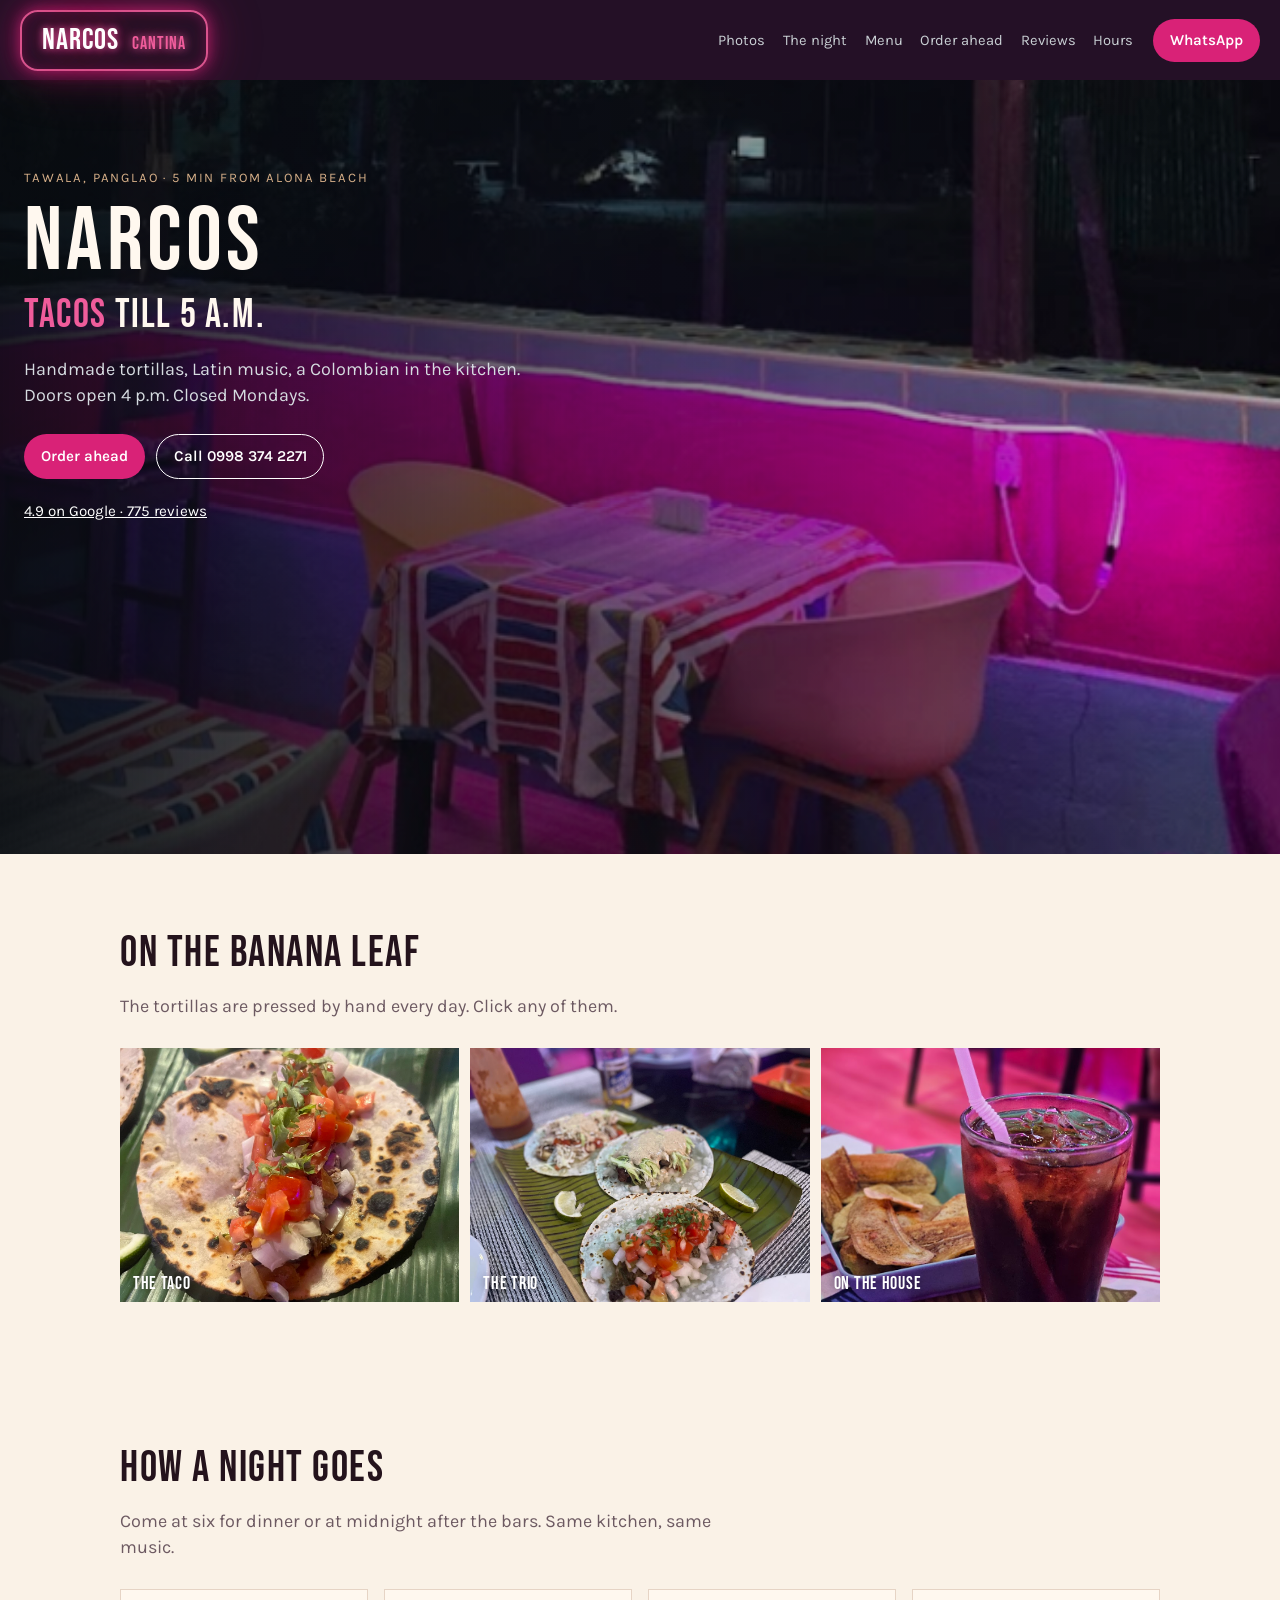
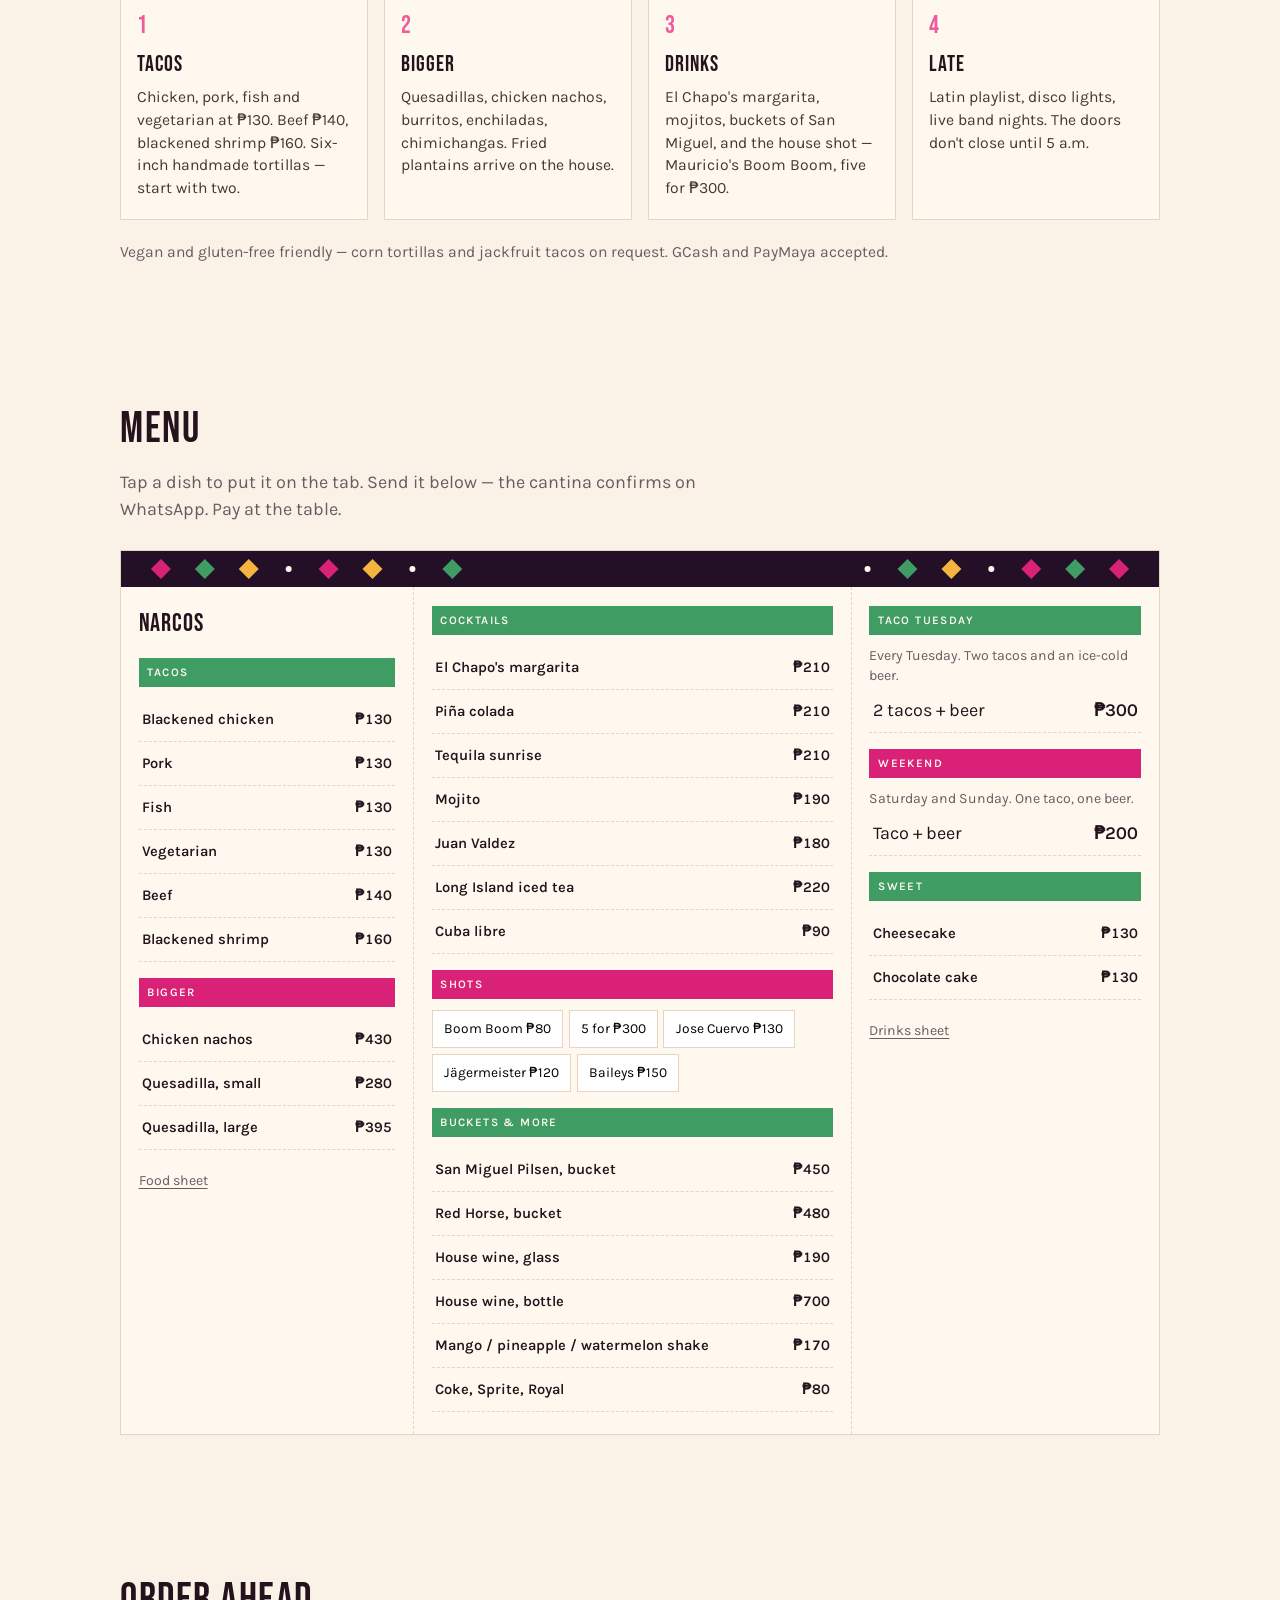
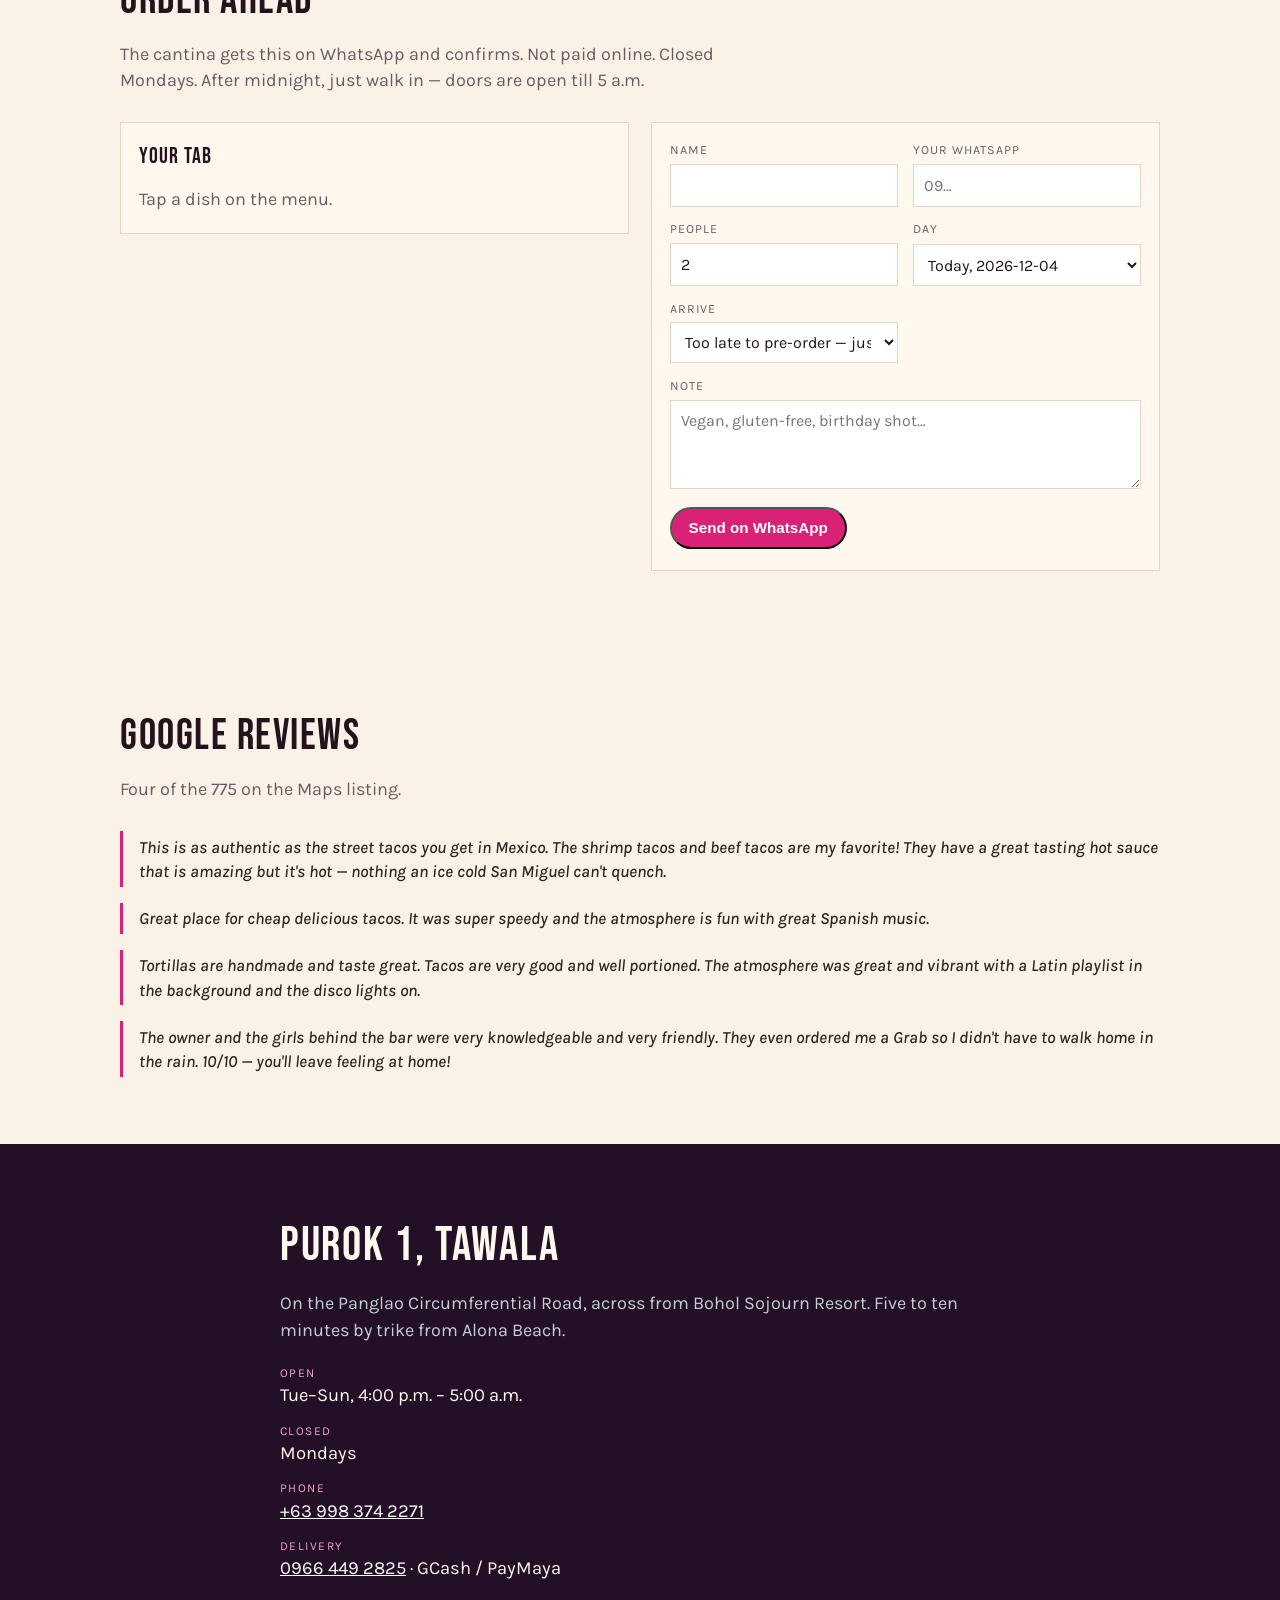
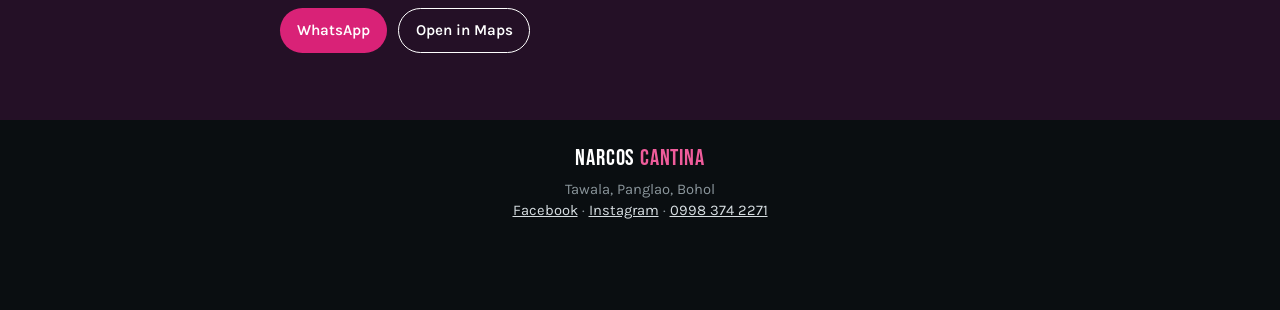
<file: shops/narcos-cantina/index.html>
<!DOCTYPE html>
<html lang="en">
<head>
  <meta charset="utf-8">
  <meta name="viewport" content="width=device-width, initial-scale=1">
  <title>Narcos Cantina — Tawala, Panglao, Bohol</title>
  <meta name="robots" content="noindex, nofollow">
  <meta name="description" content="Authentic Mexican tacos on handmade tortillas in Tawala, Panglao. Latin American owned. Open till 5 a.m., closed Mondays.">
  <link rel="stylesheet" href="styles.css?v=fx4">
  <link rel="preconnect" href="https://fonts.googleapis.com">
  <link rel="preconnect" href="https://fonts.gstatic.com" crossorigin>
  <link href="https://fonts.googleapis.com/css2?family=Bebas+Neue&family=Karla:ital,wght@0,400;0,600;0,700;1,400&display=swap" rel="stylesheet">
  <script type="application/ld+json">
  {
    "@context": "https://schema.org",
    "@type": "Restaurant",
    "name": "Narcos Cantina",
    "servesCuisine": "Mexican",
    "address": {
      "@type": "PostalAddress",
      "streetAddress": "Purok 1, Tawala",
      "addressLocality": "Panglao, Bohol",
      "postalCode": "6340",
      "addressCountry": "PH"
    },
    "telephone": "+639983742271",
    "url": "",
    "image": "photos/patio.jpg",
    "openingHoursSpecification": [
      {
        "@type": "OpeningHoursSpecification",
        "dayOfWeek": ["Tuesday","Wednesday","Thursday","Friday","Saturday","Sunday"],
        "opens": "16:00",
        "closes": "05:00"
      }
    ]
  }
  </script>
</head>
<body>
  <header class="top">
    <a class="mark" href="#top">Narcos <em>Cantina</em></a>
    <nav>
      <a href="#photos">Photos</a>
      <a href="#night">The night</a>
      <a href="#menu">Menu</a>
      <a href="#ticket">Order ahead</a>
      <a href="#reviews">Reviews</a>
      <a href="#visit">Hours</a>
    </nav>
    <a class="btn btn-wa" href="https://wa.me/639983742271?text=Hola%20Narcos%2C%20I%27d%20like%20a%20table%20tonight.">WhatsApp</a>
  </header>

  <main id="top">
    <section class="hero is-playing" data-hero-scene>
      <button class="hero-photo" type="button" data-zoom="photos/patio.jpg" aria-label="Zoom patio photo">
        <span class="hero-stage">
          <img src="photos/patio.jpg" alt="Narcos Cantina open-air patio at night, pink neon, string lights and a Mexican flag">
        </span>
        <span class="photo-veil"></span>
      </button>
      <div class="hero-copy">
        <p class="kicker">Tawala, Panglao · 5 min from Alona Beach</p>
        <h1>Narcos</h1>
        <p class="hero-tag"><em>Tacos</em> till 5 a.m.</p>
        <p class="lede">Handmade tortillas, Latin music, a Colombian in the kitchen. Doors open 4 p.m. Closed Mondays.</p>
        <div class="hero-actions">
          <a class="btn btn-wa" href="#ticket">Order ahead</a>
          <a class="btn btn-ghost" href="tel:+639983742271">Call 0998 374 2271</a>
        </div>
        <p class="proof"><a href="https://www.google.com/maps/search/?api=1&query=Narcos+Cantina+Panglao">4.9 on Google · 775 reviews</a></p>
      </div>
    </section>

    <section id="photos" class="block shots-block">
      <h2>On the banana leaf</h2>
      <p class="intro">The tortillas are pressed by hand every day. Click any of them.</p>
      <div class="shots">
        <button type="button" data-zoom="photos/taco.jpg">
          <img src="photos/taco.jpg" alt="Pork taco with pico de gallo on a handmade tortilla, served on a banana leaf">
          <span class="photo-veil"></span>
          <span>The taco</span>
        </button>
        <button type="button" data-zoom="photos/trio.jpg">
          <img src="photos/trio.jpg" alt="Three tacos — fish, beef and pork — on a banana leaf board">
          <span class="photo-veil"></span>
          <span>The trio</span>
        </button>
        <button type="button" data-zoom="photos/platano.jpg">
          <img src="photos/platano.jpg" alt="Cuba libre with fried plantains on the side">
          <span class="photo-veil"></span>
          <span>On the house</span>
        </button>
      </div>
    </section>

    <section id="night" class="block">
      <h2>How a night goes</h2>
      <p class="intro">Come at six for dinner or at midnight after the bars. Same kitchen, same music.</p>
      <ol class="steps">
        <li>
          <h3>Tacos</h3>
          <p>Chicken, pork, fish and vegetarian at ₱130. Beef ₱140, blackened shrimp ₱160. Six-inch handmade tortillas — start with two.</p>
        </li>
        <li>
          <h3>Bigger</h3>
          <p>Quesadillas, chicken nachos, burritos, enchiladas, chimichangas. Fried plantains arrive on the house.</p>
        </li>
        <li>
          <h3>Drinks</h3>
          <p>El Chapo's margarita, mojitos, buckets of San Miguel, and the house shot — Mauricio's Boom Boom, five for ₱300.</p>
        </li>
        <li>
          <h3>Late</h3>
          <p>Latin playlist, disco lights, live band nights. The doors don't close until 5 a.m.</p>
        </li>
      </ol>
      <p class="note">Vegan and gluten-free friendly — corn tortillas and jackfruit tacos on request. GCash and PayMaya accepted.</p>
    </section>

    <section id="menu" class="block menu-block">
      <h2>Menu</h2>
      <p class="intro">Tap a dish to put it on the tab. Send it below — the cantina confirms on WhatsApp. Pay at the table.</p>
      <div class="sheet">
        <svg class="sheet-frieze" viewBox="0 0 1040 36" aria-hidden="true">
          <g fill="none" fill-rule="evenodd">
            <path fill="#d92277" d="M40 8l10 10-10 10-10-10z"/>
            <path fill="#3f9d63" d="M84 8l10 10-10 10-10-10z"/>
            <path fill="#f4b53f" d="M128 8l10 10-10 10-10-10z"/>
            <circle fill="#fff8ef" cx="168" cy="18" r="3"/>
            <path fill="#d92277" d="M208 8l10 10-10 10-10-10z"/>
            <path fill="#f4b53f" d="M252 8l10 10-10 10-10-10z"/>
            <circle fill="#fff8ef" cx="292" cy="18" r="3"/>
            <path fill="#3f9d63" d="M332 8l10 10-10 10-10-10z"/>
            <circle fill="#fff8ef" cx="748" cy="18" r="3"/>
            <path fill="#3f9d63" d="M788 8l10 10-10 10-10-10z"/>
            <path fill="#f4b53f" d="M832 8l10 10-10 10-10-10z"/>
            <circle fill="#fff8ef" cx="872" cy="18" r="3"/>
            <path fill="#d92277" d="M912 8l10 10-10 10-10-10z"/>
            <path fill="#3f9d63" d="M956 8l10 10-10 10-10-10z"/>
            <path fill="#d92277" d="M1000 8l10 10-10 10-10-10z"/>
          </g>
        </svg>
        <div class="sheet-grid">
          <div class="sheet-col">
            <p class="sheet-kicker">Narcos</p>
            <h3 class="sheet-h">Tacos</h3>
            <ul class="sheet-list">
              <li><button type="button" class="add add-line" data-add="1" data-id="taco-chicken" data-name="Blackened chicken taco" data-price="130"><span>Blackened chicken</span><b>₱130</b></button></li>
              <li><button type="button" class="add add-line" data-add="1" data-id="taco-pork" data-name="Pork taco" data-price="130"><span>Pork</span><b>₱130</b></button></li>
              <li><button type="button" class="add add-line" data-add="1" data-id="taco-fish" data-name="Fish taco" data-price="130"><span>Fish</span><b>₱130</b></button></li>
              <li><button type="button" class="add add-line" data-add="1" data-id="taco-veg" data-name="Vegetarian taco" data-price="130"><span>Vegetarian</span><b>₱130</b></button></li>
              <li><button type="button" class="add add-line" data-add="1" data-id="taco-beef" data-name="Beef taco" data-price="140"><span>Beef</span><b>₱140</b></button></li>
              <li><button type="button" class="add add-line" data-add="1" data-id="taco-shrimp" data-name="Blackened shrimp taco" data-price="160"><span>Blackened shrimp</span><b>₱160</b></button></li>
            </ul>
            <h3 class="sheet-h sheet-h-orange">Bigger</h3>
            <ul class="sheet-list">
              <li><button type="button" class="add add-line" data-add="1" data-id="big-nachos" data-name="Chicken nachos" data-price="430"><span>Chicken nachos</span><b>₱430</b></button></li>
              <li><button type="button" class="add add-line" data-add="1" data-id="big-ques-s" data-name="Quesadilla small" data-price="280"><span>Quesadilla, small</span><b>₱280</b></button></li>
              <li><button type="button" class="add add-line" data-add="1" data-id="big-ques-l" data-name="Quesadilla large" data-price="395"><span>Quesadilla, large</span><b>₱395</b></button></li>
            </ul>
            <button class="sheet-original" type="button" data-zoom="photos/menu-food.jpg" data-zoom-alt="Narcos Cantina printed food menu">Food sheet</button>
          </div>
          <div class="sheet-col sheet-build">
            <h3 class="sheet-h">Cocktails</h3>
            <ul class="sheet-list">
              <li><button type="button" class="add add-line" data-add="1" data-id="ck-chapo" data-name="El Chapo's margarita" data-price="210"><span>El Chapo's margarita</span><b>₱210</b></button></li>
              <li><button type="button" class="add add-line" data-add="1" data-id="ck-pina" data-name="Piña colada" data-price="210"><span>Piña colada</span><b>₱210</b></button></li>
              <li><button type="button" class="add add-line" data-add="1" data-id="ck-sunrise" data-name="Tequila sunrise" data-price="210"><span>Tequila sunrise</span><b>₱210</b></button></li>
              <li><button type="button" class="add add-line" data-add="1" data-id="ck-mojito" data-name="Mojito" data-price="190"><span>Mojito</span><b>₱190</b></button></li>
              <li><button type="button" class="add add-line" data-add="1" data-id="ck-valdez" data-name="Juan Valdez cocktail" data-price="180"><span>Juan Valdez</span><b>₱180</b></button></li>
              <li><button type="button" class="add add-line" data-add="1" data-id="ck-lit" data-name="Long Island iced tea" data-price="220"><span>Long Island iced tea</span><b>₱220</b></button></li>
              <li><button type="button" class="add add-line" data-add="1" data-id="ck-cuba" data-name="Cuba libre" data-price="90"><span>Cuba libre</span><b>₱90</b></button></li>
            </ul>
            <h3 class="sheet-h sheet-h-orange">Shots</h3>
            <ul class="sheet-chips">
              <li><button type="button" class="add" data-add="1" data-id="sh-boom" data-name="Mauricio's Boom Boom" data-price="80">Boom Boom ₱80</button></li>
              <li><button type="button" class="add" data-add="1" data-id="sh-boom5" data-name="Boom Boom ×5" data-price="300">5 for ₱300</button></li>
              <li><button type="button" class="add" data-add="1" data-id="sh-cuervo" data-name="Jose Cuervo shot" data-price="130">Jose Cuervo ₱130</button></li>
              <li><button type="button" class="add" data-add="1" data-id="sh-jager" data-name="Jägermeister shot" data-price="120">Jägermeister ₱120</button></li>
              <li><button type="button" class="add" data-add="1" data-id="sh-baileys" data-name="Baileys shot" data-price="150">Baileys ₱150</button></li>
            </ul>
            <h3 class="sheet-h">Buckets &amp; more</h3>
            <ul class="sheet-list">
              <li><button type="button" class="add add-line" data-add="1" data-id="bk-pilsen" data-name="San Miguel Pilsen bucket" data-price="450"><span>San Miguel Pilsen, bucket</span><b>₱450</b></button></li>
              <li><button type="button" class="add add-line" data-add="1" data-id="bk-horse" data-name="Red Horse bucket" data-price="480"><span>Red Horse, bucket</span><b>₱480</b></button></li>
              <li><button type="button" class="add add-line" data-add="1" data-id="wn-glass" data-name="House wine, glass" data-price="190"><span>House wine, glass</span><b>₱190</b></button></li>
              <li><button type="button" class="add add-line" data-add="1" data-id="wn-bottle" data-name="House wine, bottle" data-price="700"><span>House wine, bottle</span><b>₱700</b></button></li>
              <li><button type="button" class="add add-line" data-add="1" data-id="sd-shake" data-name="Fruit shake" data-price="170"><span>Mango / pineapple / watermelon shake</span><b>₱170</b></button></li>
              <li><button type="button" class="add add-line" data-add="1" data-id="sd-soda" data-name="Soft drink" data-price="80"><span>Coke, Sprite, Royal</span><b>₱80</b></button></li>
            </ul>
          </div>
          <div class="sheet-col">
            <h3 class="sheet-h">Taco Tuesday</h3>
            <p class="sheet-mix">Every Tuesday. Two tacos and an ice-cold beer.</p>
            <button type="button" class="sheet-for add" data-add="1" data-id="deal-tuesday" data-name="Taco Tuesday deal (Tue only)" data-price="300"><span>2 tacos + beer</span><b>₱300</b></button>
            <h3 class="sheet-h sheet-h-orange">Weekend</h3>
            <p class="sheet-mix">Saturday and Sunday. One taco, one beer.</p>
            <button type="button" class="sheet-for add" data-add="1" data-id="deal-weekend" data-name="Weekend taco + beer (Sat/Sun)" data-price="200"><span>Taco + beer</span><b>₱200</b></button>
            <h3 class="sheet-h">Sweet</h3>
            <ul class="sheet-list">
              <li><button type="button" class="add add-line" data-add="1" data-id="sw-cheese" data-name="Cheesecake" data-price="130"><span>Cheesecake</span><b>₱130</b></button></li>
              <li><button type="button" class="add add-line" data-add="1" data-id="sw-choc" data-name="Chocolate cake" data-price="130"><span>Chocolate cake</span><b>₱130</b></button></li>
            </ul>
            <button class="sheet-original" type="button" data-zoom="photos/menu-drinks.jpg" data-zoom-alt="Narcos Cantina printed drinks menu">Drinks sheet</button>
          </div>
        </div>
      </div>
    </section>

    <section id="ticket" class="block">
      <h2>Order ahead</h2>
      <p class="intro">The cantina gets this on WhatsApp and confirms. Not paid online. Closed Mondays. After midnight, just walk in — doors are open till 5 a.m.</p>
      <div class="ticket">
        <div class="ticket-bag">
          <h3>Your tab</h3>
          <p class="ticket-empty" data-empty>Tap a dish on the menu.</p>
          <ul class="ticket-lines" data-lines hidden></ul>
          <p class="ticket-sum" data-total hidden></p>
        </div>
        <form class="ticket-form" data-form>
          <label>Name
            <input name="name" required autocomplete="name">
          </label>
          <label>Your WhatsApp
            <input name="phone" type="tel" required autocomplete="tel" inputmode="tel" placeholder="09…">
          </label>
          <label>People
            <input name="people" type="number" min="1" max="20" value="2" required>
          </label>
          <label>Day
            <select name="day" required></select>
          </label>
          <label>Arrive
            <select name="slot" required></select>
          </label>
          <label class="ticket-notes">Note
            <textarea name="note" rows="3" placeholder="Vegan, gluten-free, birthday shot…"></textarea>
          </label>
          <button type="submit" class="btn btn-wa">Send on WhatsApp</button>
        </form>
      </div>
    </section>

    <section id="reviews" class="block">
      <h2>Google reviews</h2>
      <p class="intro">Four of the 775 on the Maps listing.</p>
      <ul class="quotes">
        <li>
          <blockquote>This is as authentic as the street tacos you get in Mexico. The shrimp tacos and beef tacos are my favorite! They have a great tasting hot sauce that is amazing but it's hot — nothing an ice cold San Miguel can't quench.</blockquote>
        </li>
        <li>
          <blockquote>Great place for cheap delicious tacos. It was super speedy and the atmosphere is fun with great Spanish music.</blockquote>
        </li>
        <li>
          <blockquote>Tortillas are handmade and taste great. Tacos are very good and well portioned. The atmosphere was great and vibrant with a Latin playlist in the background and the disco lights on.</blockquote>
        </li>
        <li>
          <blockquote>The owner and the girls behind the bar were very knowledgeable and very friendly. They even ordered me a Grab so I didn't have to walk home in the rain. 10/10 — you'll leave feeling at home!</blockquote>
        </li>
      </ul>
    </section>

    <section id="visit" class="visit">
      <div class="visit-copy">
        <h2>Purok 1, Tawala</h2>
        <p>On the Panglao Circumferential Road, across from Bohol Sojourn Resort. Five to ten minutes by trike from Alona Beach.</p>
        <dl>
          <div>
            <dt>Open</dt>
            <dd>Tue–Sun, 4:00 p.m. – 5:00 a.m.</dd>
          </div>
          <div>
            <dt>Closed</dt>
            <dd>Mondays</dd>
          </div>
          <div>
            <dt>Phone</dt>
            <dd><a href="tel:+639983742271">+63 998 374 2271</a></dd>
          </div>
          <div>
            <dt>Delivery</dt>
            <dd><a href="tel:+639664492825">0966 449 2825</a> · GCash / PayMaya</dd>
          </div>
        </dl>
        <div class="hero-actions">
          <a class="btn btn-wa" href="https://wa.me/639983742271?text=Hola%20Narcos%2C%20I%27d%20like%20a%20table%20tonight.">WhatsApp</a>
          <a class="btn btn-ghost" href="https://www.google.com/maps/search/?api=1&query=Narcos+Cantina+Panglao">Open in Maps</a>
        </div>
      </div>
    </section>
  </main>

  <footer class="foot">
    <p class="foot-mark">Narcos <em>Cantina</em></p>
    <p>Tawala, Panglao, Bohol</p>
    <p>
      <a href="https://www.facebook.com/narcoscantina/">Facebook</a>
      ·
      <a href="https://www.instagram.com/narcos_cantina/">Instagram</a>
      ·
      <a href="tel:+639983742271">0998 374 2271</a>
    </p>
  </footer>
  <a class="dock" href="https://wa.me/639983742271?text=Hola%20Narcos%2C%20I%27d%20like%20a%20table%20tonight." data-reserve-dock>WhatsApp to reserve</a>
  <a class="bag-dock" href="#ticket" hidden data-bag-dock>Order</a>
  <div class="zoom-layer" data-zoom-layer hidden>
    <div class="zoom-back" data-zoom-close></div>
    <img alt="">
    <button class="zoom-x" type="button" data-zoom-close aria-label="Close photo">Close</button>
  </div>
  <div class="order-chat" data-order-chat data-name="Narcos Cantina" data-reply="Got it — we'll have it ready. See you tonight." data-continue="Open WhatsApp" hidden>
    <div class="order-chat-back"></div>
    <div class="order-chat-phone" role="dialog" aria-modal="true" aria-label="Order preview">
      <div class="chat-head">
        <span class="chat-avatar"></span>
        <div><b data-chat-name>Narcos Cantina</b><small>online</small></div>
        <button class="chat-x" type="button" data-chat-close aria-label="Close">×</button>
      </div>
      <div class="chat-body">
        <div class="bubble out"><span data-order-text></span><i class="ticks">✓✓</i></div>
        <div class="bubble in" data-reply-bubble></div>
      </div>
      <div class="chat-actions">
        <button type="button" class="chat-stay" data-chat-stay>Stay here</button>
        <button type="button" class="chat-go" data-chat-go>Open WhatsApp</button>
      </div>
    </div>
  </div>
  <script src="hero.js?v=pan2"></script>
  <script src="zoom.js"></script>
  <script src="order.js?v=fx1"></script>
  <script src="order-fx.js?v=fx2"></script>
</body>
</html>
</file>
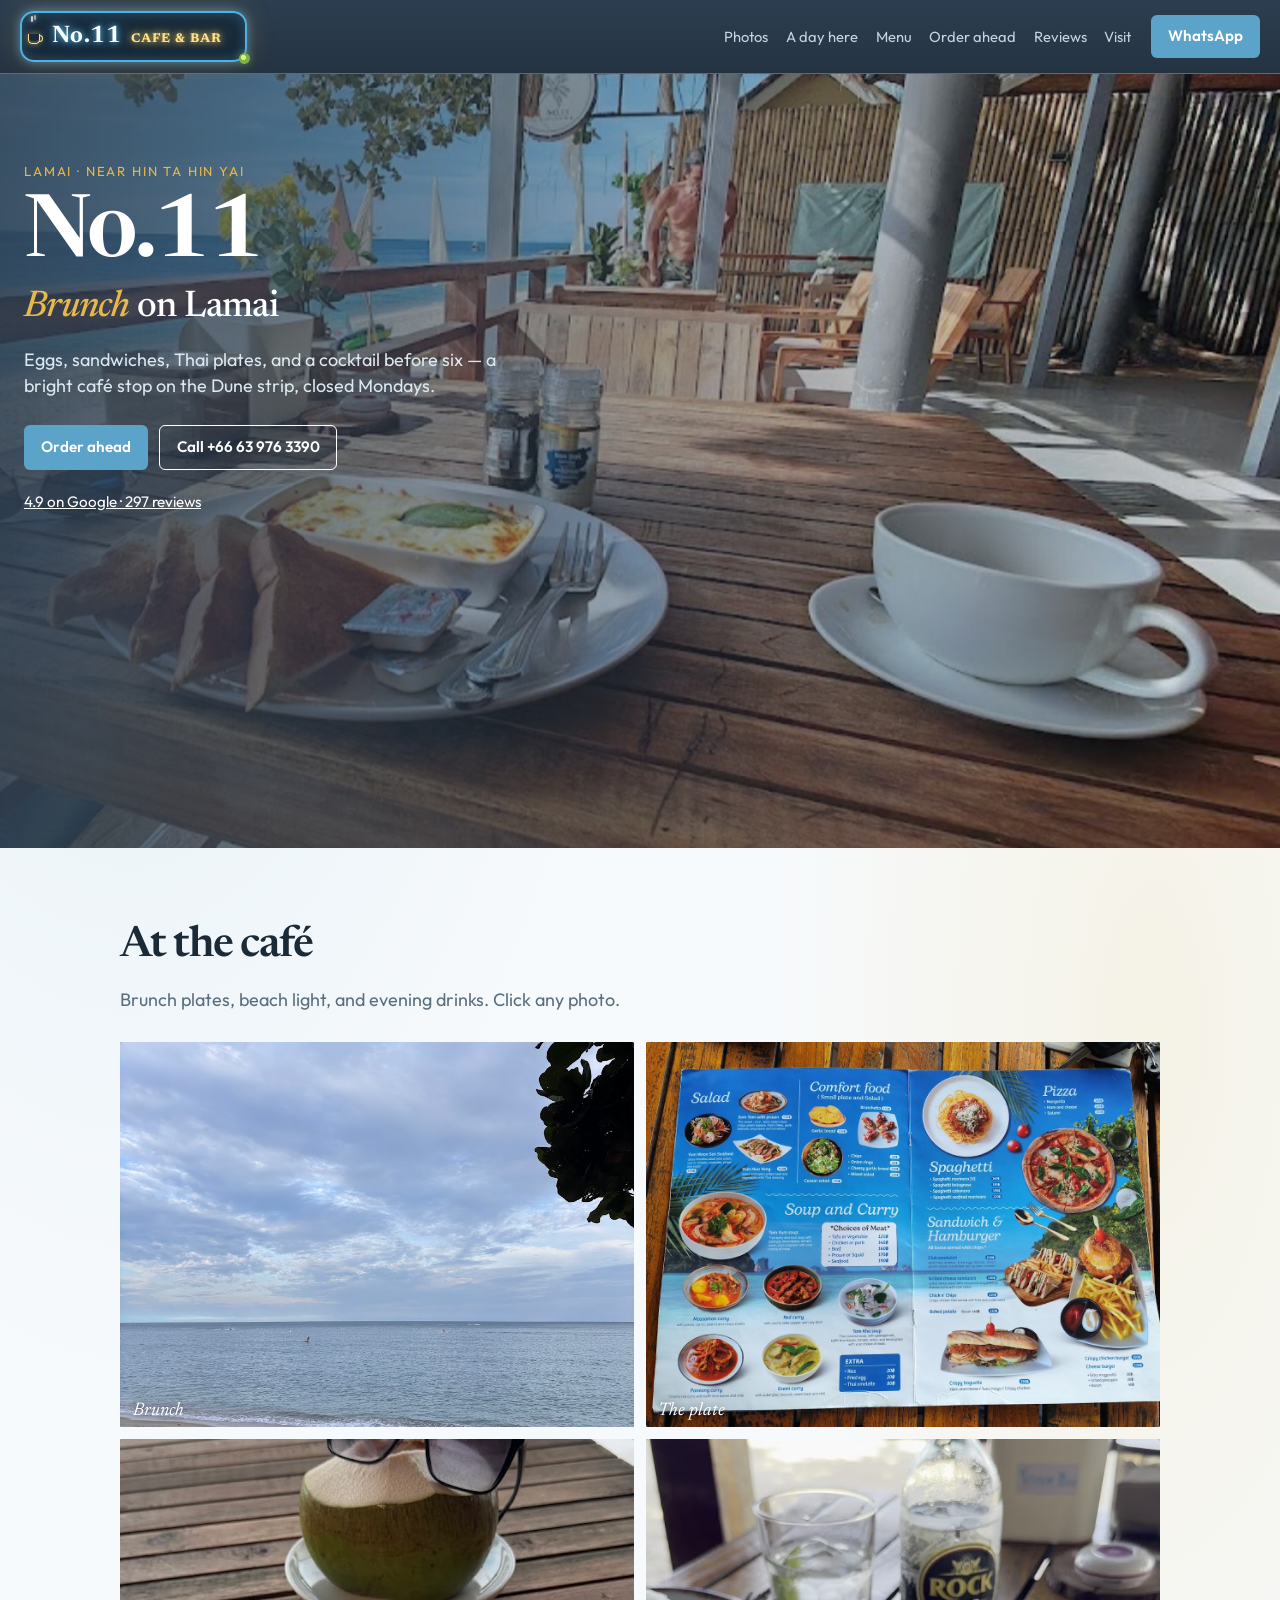
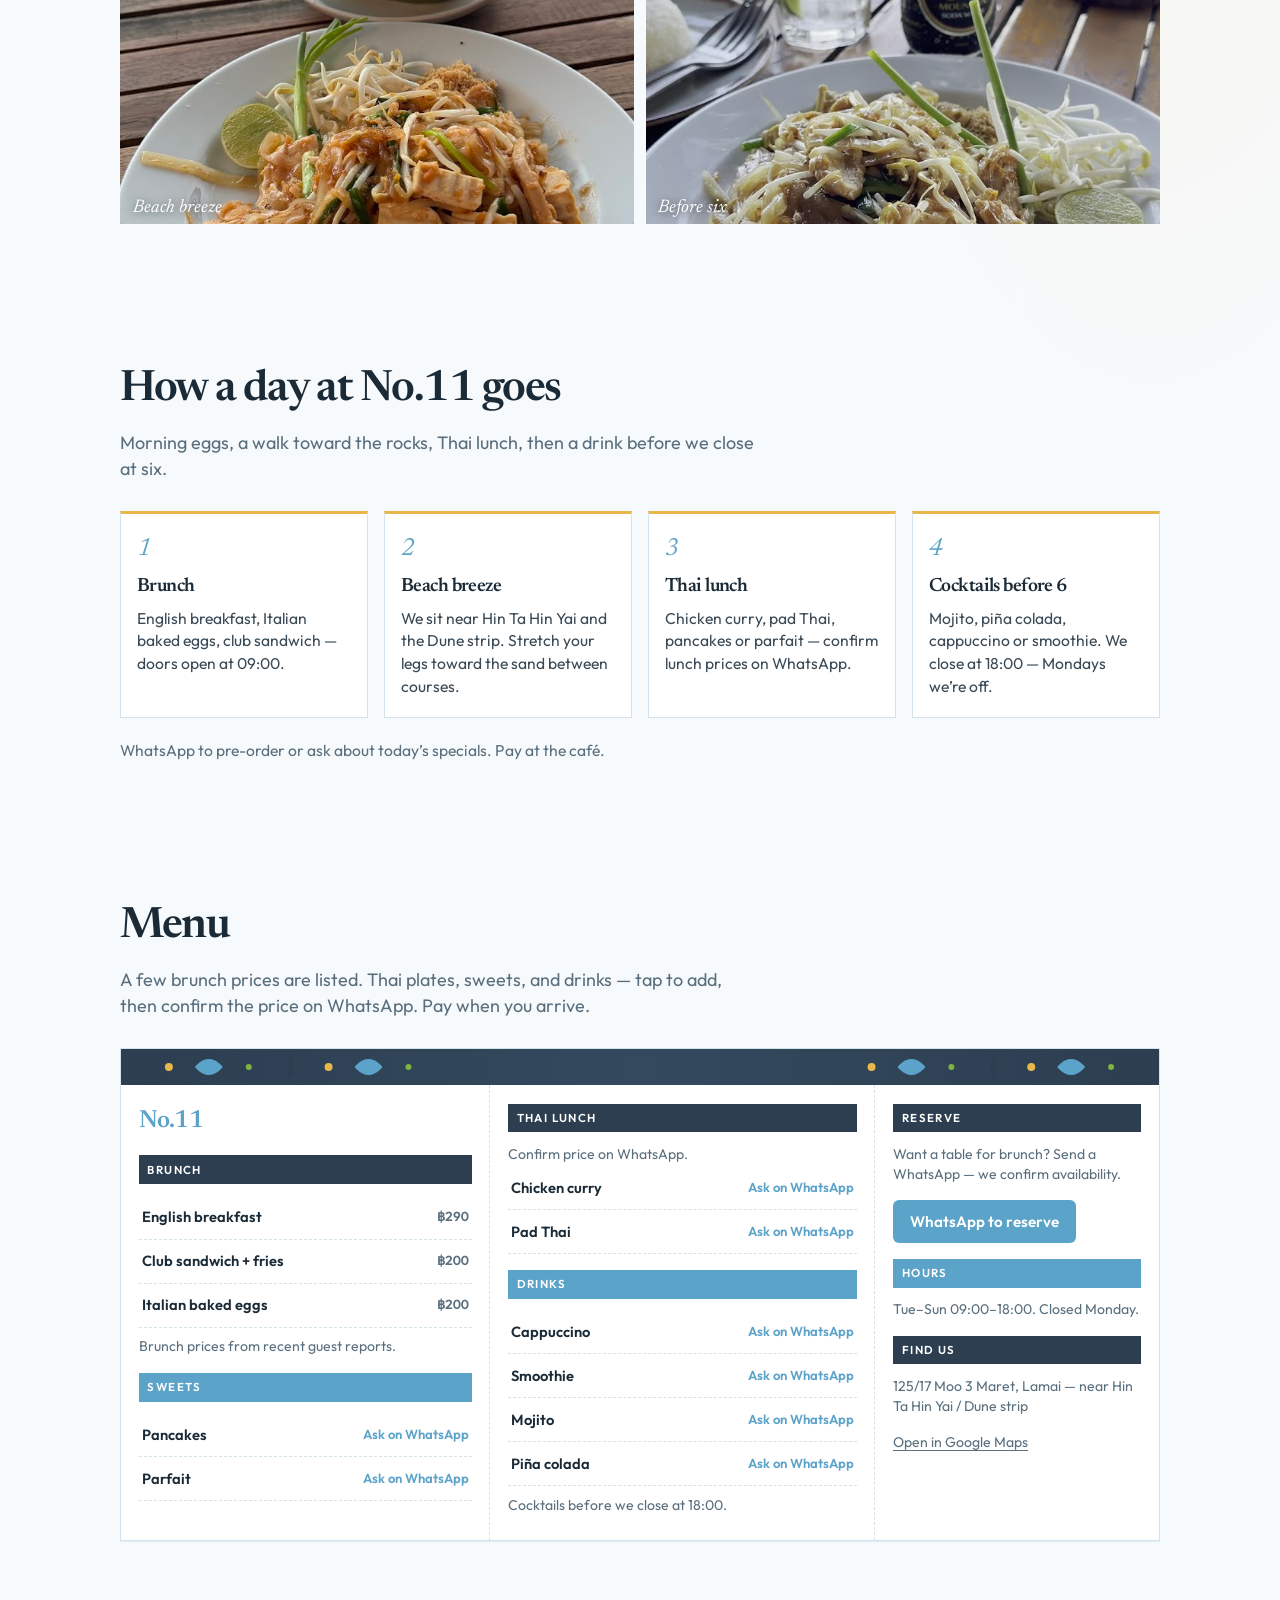
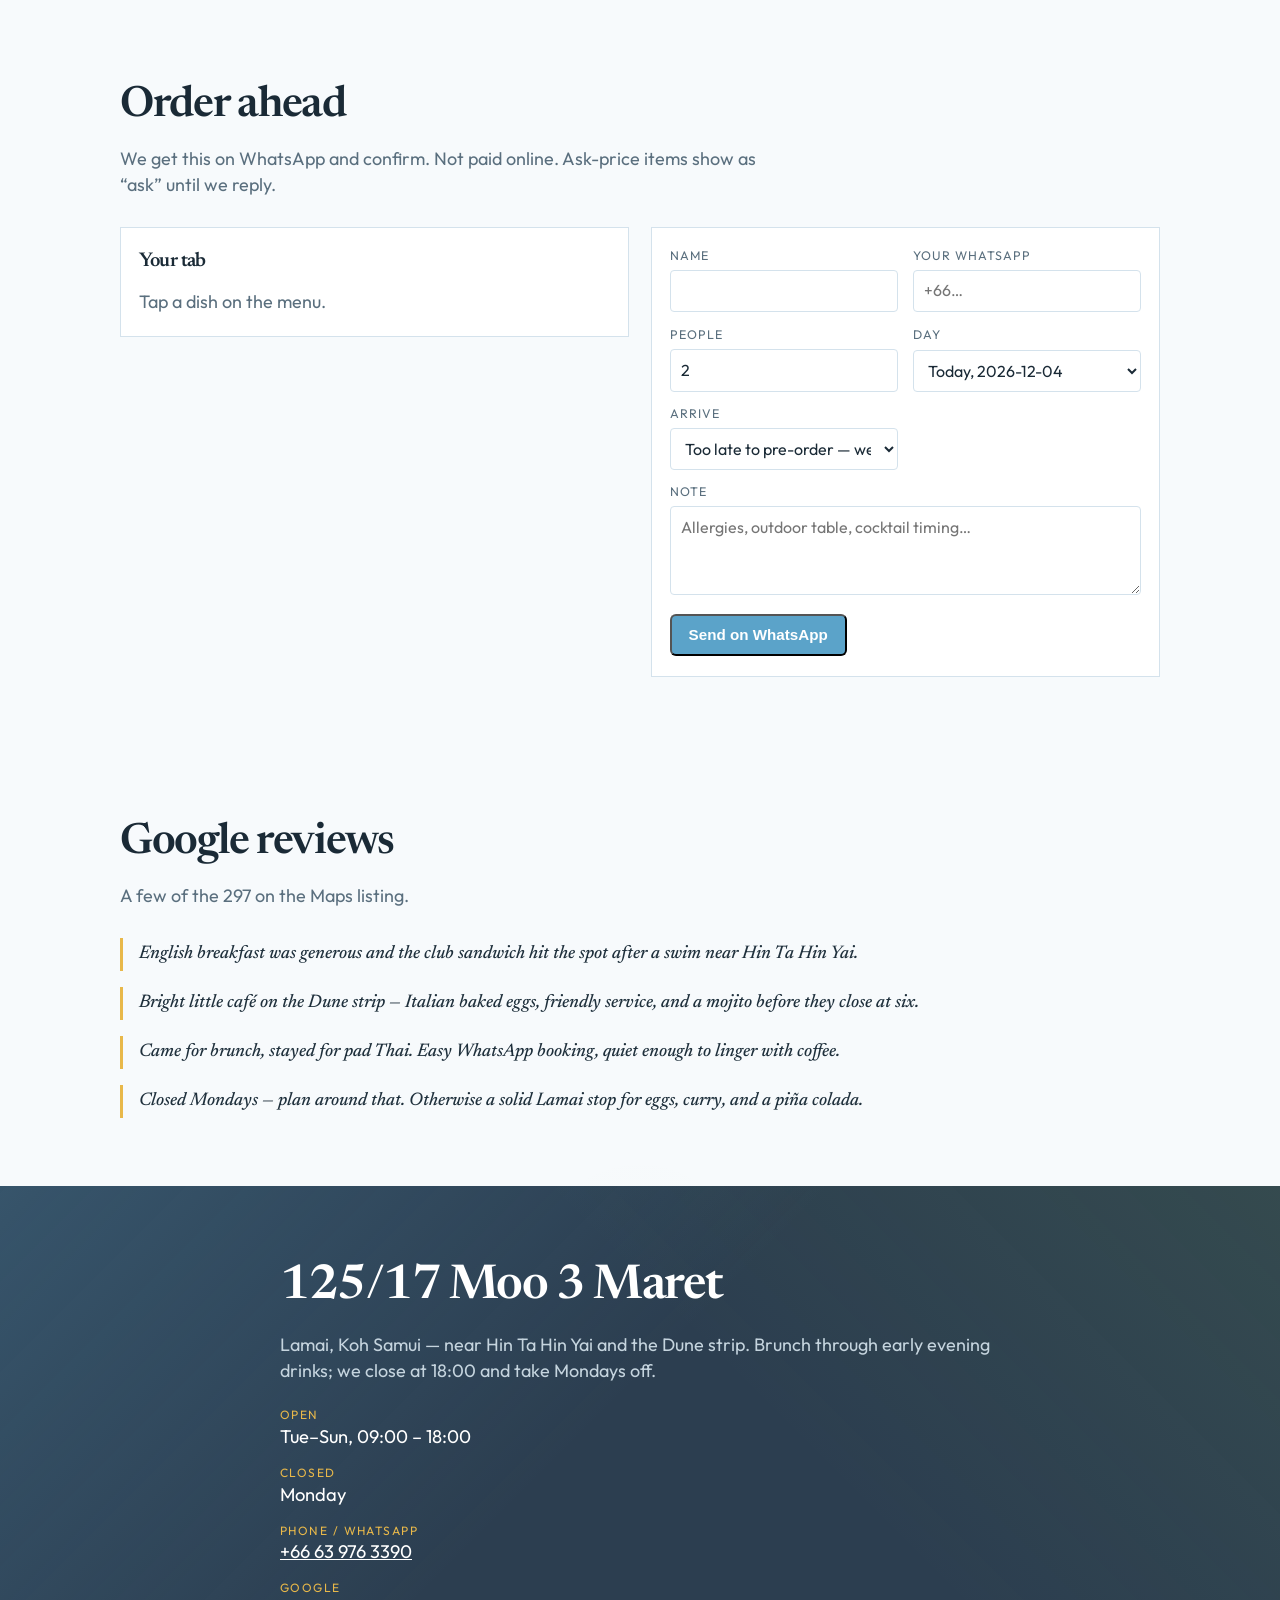
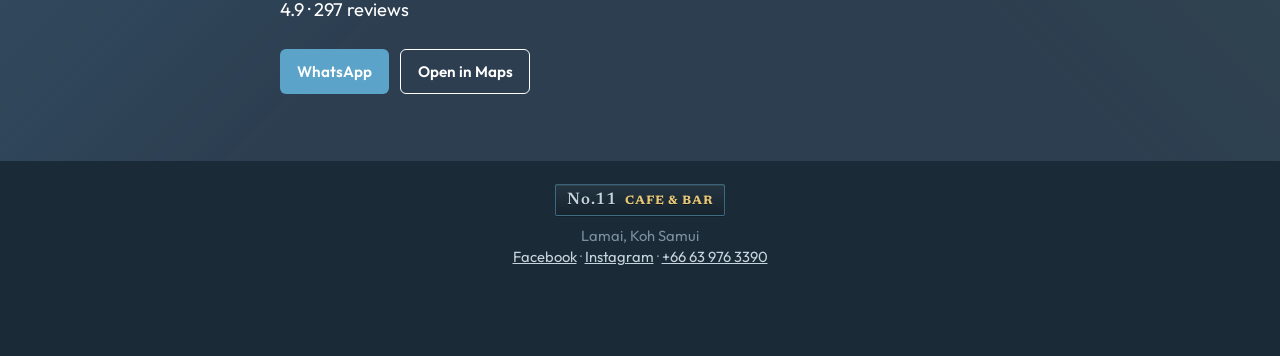
<file: shops/no11-cafe-lamai/index.html>
<!DOCTYPE html>
<html lang="en">
<head>
  <meta charset="utf-8">
  <meta name="viewport" content="width=device-width, initial-scale=1">
  <title>No.11 CAFE &amp; BAR — Lamai, Koh Samui</title>
  <meta name="robots" content="noindex, nofollow">
  <meta name="description" content="Bright coastal brunch café near Hin Ta Hin Yai, Lamai. Breakfast, Thai lunch, cocktails before 6. Open Tue–Sun 09:00–18:00.">
  <link rel="stylesheet" href="styles.css?v=3">
  <link rel="preconnect" href="https://fonts.googleapis.com">
  <link rel="preconnect" href="https://fonts.gstatic.com" crossorigin>
  <link href="https://fonts.googleapis.com/css2?family=Newsreader:ital,opsz,wght@0,6..72,500;0,6..72,600;0,6..72,700;1,6..72,500;1,6..72,600&family=Outfit:wght@400;500;600;700&display=swap" rel="stylesheet">
  <script type="application/ld+json">
  {
    "@context": "https://schema.org",
    "@type": "CafeOrCoffeeShop",
    "name": "No.11 CAFE & BAR",
    "servesCuisine": ["Breakfast", "Brunch", "Thai", "Cafe"],
    "address": {
      "@type": "PostalAddress",
      "streetAddress": "125/17 Moo 3 Maret",
      "addressLocality": "Lamai, Koh Samui",
      "addressCountry": "TH"
    },
    "telephone": "+66639763390",
    "url": "",
    "image": "photos/hero.jpg",
    "aggregateRating": {
      "@type": "AggregateRating",
      "ratingValue": "4.9",
      "reviewCount": "297"
    },
    "openingHoursSpecification": [
      {
        "@type": "OpeningHoursSpecification",
        "dayOfWeek": ["Tuesday","Wednesday","Thursday","Friday","Saturday","Sunday"],
        "opens": "09:00",
        "closes": "18:00"
      }
    ]
  }
  </script>
</head>
<body>
  <header class="top">
    <a class="mark" href="#top">
      <span class="deco cup" aria-hidden="true"></span>
      No.11 <em>CAFE &amp; BAR</em>
      <span class="deco steam s1" aria-hidden="true"></span>
      <span class="deco steam s2" aria-hidden="true"></span>
      <span class="deco lime" aria-hidden="true"></span>
    </a>
    <nav>
      <a href="#photos">Photos</a>
      <a href="#day">A day here</a>
      <a href="#menu">Menu</a>
      <a href="#ticket">Order ahead</a>
      <a href="#reviews">Reviews</a>
      <a href="#visit">Visit</a>
    </nav>
    <a class="btn btn-wa" href="https://wa.me/66639763390?text=Hi%20No.11%2C%20I%27d%20like%20a%20table.">WhatsApp</a>
  </header>

  <main id="top">
    <section class="hero is-playing" data-hero-scene>
      <button class="hero-photo" type="button" data-zoom="photos/hero.jpg" aria-label="Zoom café photo">
        <span class="hero-stage">
          <img src="photos/hero.jpg" alt="No.11 CAFE &amp; BAR on Lamai, Koh Samui">
        </span>
        <span class="photo-veil"></span>
      </button>
      <div class="hero-copy">
        <p class="kicker">Lamai · near Hin Ta Hin Yai</p>
        <h1>No.11</h1>
        <p class="hero-tag"><em>Brunch</em> on Lamai</p>
        <p class="lede">Eggs, sandwiches, Thai plates, and a cocktail before six — a bright café stop on the Dune strip, closed Mondays.</p>
        <div class="hero-actions">
          <a class="btn btn-wa" href="#ticket">Order ahead</a>
          <a class="btn btn-ghost" href="tel:+66639763390">Call +66 63 976 3390</a>
        </div>
        <p class="proof"><a href="https://www.google.com/maps/place/No.11+CAFE+%26+BAR,+Koh+Samui/@9.4555235,100.0409729,17z">4.9 on Google · 297 reviews</a></p>
      </div>
    </section>

    <section id="photos" class="block shots-block">
      <h2>At the café</h2>
      <p class="intro">Brunch plates, beach light, and evening drinks. Click any photo.</p>
      <div class="shots">
        <button type="button" data-zoom="photos/brunch.jpg">
          <img src="photos/brunch.jpg" alt="Brunch spread at No.11 CAFE &amp; BAR">
          <span class="photo-veil"></span>
          <span>Brunch</span>
        </button>
        <button type="button" data-zoom="photos/food1.jpg">
          <img src="photos/food1.jpg" alt="Food plate at No.11 CAFE &amp; BAR">
          <span class="photo-veil"></span>
          <span>The plate</span>
        </button>
        <button type="button" data-zoom="photos/beach.jpg">
          <img src="photos/beach.jpg" alt="Beach near No.11 on Lamai">
          <span class="photo-veil"></span>
          <span>Beach breeze</span>
        </button>
        <button type="button" data-zoom="photos/cocktail.jpg">
          <img src="photos/cocktail.jpg" alt="Cocktail at No.11 CAFE &amp; BAR">
          <span class="photo-veil"></span>
          <span>Before six</span>
        </button>
      </div>
    </section>

    <section id="day" class="block">
      <h2>How a day at No.11 goes</h2>
      <p class="intro">Morning eggs, a walk toward the rocks, Thai lunch, then a drink before we close at six.</p>
      <ol class="steps">
        <li>
          <h3>Brunch</h3>
          <p>English breakfast, Italian baked eggs, club sandwich — doors open at 09:00.</p>
        </li>
        <li>
          <h3>Beach breeze</h3>
          <p>We sit near Hin Ta Hin Yai and the Dune strip. Stretch your legs toward the sand between courses.</p>
        </li>
        <li>
          <h3>Thai lunch</h3>
          <p>Chicken curry, pad Thai, pancakes or parfait — confirm lunch prices on WhatsApp.</p>
        </li>
        <li>
          <h3>Cocktails before 6</h3>
          <p>Mojito, piña colada, cappuccino or smoothie. We close at 18:00 — Mondays we’re off.</p>
        </li>
      </ol>
      <p class="note">WhatsApp to pre-order or ask about today’s specials. Pay at the café.</p>
    </section>

    <section id="menu" class="block menu-block">
      <h2>Menu</h2>
      <p class="intro">A few brunch prices are listed. Thai plates, sweets, and drinks — tap to add, then confirm the price on WhatsApp. Pay when you arrive.</p>
      <div class="sheet">
        <svg class="sheet-frieze" viewBox="0 0 1040 36" aria-hidden="true">
          <g fill="none" fill-rule="evenodd">
            <circle fill="#e8b84a" cx="48" cy="18" r="4"/>
            <path fill="#5ba3c9" d="M88 10c8 0 14 8 14 8s-6 8-14 8-14-8-14-8 6-8 14-8z"/>
            <circle fill="#7cb342" cx="128" cy="18" r="3"/>
            <path fill="#2c3e50" d="M168 8h4v20h-4z"/>
            <circle fill="#e8b84a" cx="208" cy="18" r="4"/>
            <path fill="#5ba3c9" d="M248 10c8 0 14 8 14 8s-6 8-14 8-14-8-14-8 6-8 14-8z"/>
            <circle fill="#7cb342" cx="288" cy="18" r="3"/>
            <circle fill="#e8b84a" cx="752" cy="18" r="4"/>
            <path fill="#5ba3c9" d="M792 10c8 0 14 8 14 8s-6 8-14 8-14-8-14-8 6-8 14-8z"/>
            <circle fill="#7cb342" cx="832" cy="18" r="3"/>
            <path fill="#2c3e50" d="M872 8h4v20h-4z"/>
            <circle fill="#e8b84a" cx="912" cy="18" r="4"/>
            <path fill="#5ba3c9" d="M952 10c8 0 14 8 14 8s-6 8-14 8-14-8-14-8 6-8 14-8z"/>
            <circle fill="#7cb342" cx="992" cy="18" r="3"/>
          </g>
        </svg>
        <div class="sheet-grid">
          <div class="sheet-col">
            <p class="sheet-kicker">No.11</p>
            <h3 class="sheet-h">Brunch</h3>
            <ul class="sheet-list">
              <li><button type="button" class="add add-line" data-add="1" data-id="bf-english" data-name="English breakfast" data-price="290"><span>English breakfast</span><b>฿290</b></button></li>
              <li><button type="button" class="add add-line" data-add="1" data-id="bf-club" data-name="Club sandwich + fries" data-price="200"><span>Club sandwich + fries</span><b>฿200</b></button></li>
              <li><button type="button" class="add add-line" data-add="1" data-id="bf-italian" data-name="Italian baked eggs" data-price="200"><span>Italian baked eggs</span><b>฿200</b></button></li>
            </ul>
            <p class="sheet-mix">Brunch prices from recent guest reports.</p>
            <h3 class="sheet-h sheet-h-orange">Sweets</h3>
            <ul class="sheet-list">
              <li><button type="button" class="add add-line" data-add="1" data-id="sw-pancakes" data-name="Pancakes" data-price="0"><span>Pancakes</span><b>Ask on WhatsApp</b></button></li>
              <li><button type="button" class="add add-line" data-add="1" data-id="sw-parfait" data-name="Parfait" data-price="0"><span>Parfait</span><b>Ask on WhatsApp</b></button></li>
            </ul>
          </div>
          <div class="sheet-col sheet-build">
            <h3 class="sheet-h">Thai lunch</h3>
            <p class="sheet-mix">Confirm price on WhatsApp.</p>
            <ul class="sheet-list">
              <li><button type="button" class="add add-line" data-add="1" data-id="ln-curry" data-name="Chicken curry" data-price="0"><span>Chicken curry</span><b>Ask on WhatsApp</b></button></li>
              <li><button type="button" class="add add-line" data-add="1" data-id="ln-padthai" data-name="Pad Thai" data-price="0"><span>Pad Thai</span><b>Ask on WhatsApp</b></button></li>
            </ul>
            <h3 class="sheet-h sheet-h-orange">Drinks</h3>
            <ul class="sheet-list">
              <li><button type="button" class="add add-line" data-add="1" data-id="dr-cappuccino" data-name="Cappuccino" data-price="0"><span>Cappuccino</span><b>Ask on WhatsApp</b></button></li>
              <li><button type="button" class="add add-line" data-add="1" data-id="dr-smoothie" data-name="Smoothie" data-price="0"><span>Smoothie</span><b>Ask on WhatsApp</b></button></li>
              <li><button type="button" class="add add-line" data-add="1" data-id="dr-mojito" data-name="Mojito" data-price="0"><span>Mojito</span><b>Ask on WhatsApp</b></button></li>
              <li><button type="button" class="add add-line" data-add="1" data-id="dr-pina" data-name="Piña colada" data-price="0"><span>Piña colada</span><b>Ask on WhatsApp</b></button></li>
            </ul>
            <p class="sheet-extra">Cocktails before we close at 18:00.</p>
          </div>
          <div class="sheet-col">
            <h3 class="sheet-h">Reserve</h3>
            <p class="sheet-mix">Want a table for brunch? Send a WhatsApp — we confirm availability.</p>
            <a class="btn btn-wa sheet-wa" href="https://wa.me/66639763390?text=Hi%20No.11%2C%20I%27d%20like%20to%20reserve%20a%20table.">WhatsApp to reserve</a>
            <h3 class="sheet-h sheet-h-orange">Hours</h3>
            <p class="sheet-mix">Tue–Sun 09:00–18:00. Closed Monday.</p>
            <h3 class="sheet-h">Find us</h3>
            <p class="sheet-mix">125/17 Moo 3 Maret, Lamai — near Hin Ta Hin Yai / Dune strip</p>
            <a class="sheet-original" href="https://www.google.com/maps/place/No.11+CAFE+%26+BAR,+Koh+Samui/@9.4555235,100.0409729,17z">Open in Google Maps</a>
          </div>
        </div>
      </div>
    </section>

    <section id="ticket" class="block">
      <h2>Order ahead</h2>
      <p class="intro">We get this on WhatsApp and confirm. Not paid online. Ask-price items show as “ask” until we reply.</p>
      <div class="ticket">
        <div class="ticket-bag">
          <h3>Your tab</h3>
          <p class="ticket-empty" data-empty>Tap a dish on the menu.</p>
          <ul class="ticket-lines" data-lines hidden></ul>
          <p class="ticket-sum" data-total hidden></p>
        </div>
        <form class="ticket-form" data-form>
          <label>Name
            <input name="name" required autocomplete="name">
          </label>
          <label>Your WhatsApp
            <input name="phone" type="tel" required autocomplete="tel" inputmode="tel" placeholder="+66…">
          </label>
          <label>People
            <input name="people" type="number" min="1" max="20" value="2" required>
          </label>
          <label>Day
            <select name="day" required></select>
          </label>
          <label>Arrive
            <select name="slot" required></select>
          </label>
          <label class="ticket-notes">Note
            <textarea name="note" rows="3" placeholder="Allergies, outdoor table, cocktail timing…"></textarea>
          </label>
          <button type="submit" class="btn btn-wa">Send on WhatsApp</button>
        </form>
      </div>
    </section>

    <section id="reviews" class="block">
      <h2>Google reviews</h2>
      <p class="intro">A few of the 297 on the Maps listing.</p>
      <ul class="quotes">
        <li>
          <blockquote>English breakfast was generous and the club sandwich hit the spot after a swim near Hin Ta Hin Yai.</blockquote>
        </li>
        <li>
          <blockquote>Bright little café on the Dune strip — Italian baked eggs, friendly service, and a mojito before they close at six.</blockquote>
        </li>
        <li>
          <blockquote>Came for brunch, stayed for pad Thai. Easy WhatsApp booking, quiet enough to linger with coffee.</blockquote>
        </li>
        <li>
          <blockquote>Closed Mondays — plan around that. Otherwise a solid Lamai stop for eggs, curry, and a piña colada.</blockquote>
        </li>
      </ul>
    </section>

    <section id="visit" class="visit">
      <div class="visit-copy">
        <h2>125/17 Moo 3 Maret</h2>
        <p>Lamai, Koh Samui — near Hin Ta Hin Yai and the Dune strip. Brunch through early evening drinks; we close at 18:00 and take Mondays off.</p>
        <dl>
          <div>
            <dt>Open</dt>
            <dd>Tue–Sun, 09:00 – 18:00</dd>
          </div>
          <div>
            <dt>Closed</dt>
            <dd>Monday</dd>
          </div>
          <div>
            <dt>Phone / WhatsApp</dt>
            <dd><a href="tel:+66639763390">+66 63 976 3390</a></dd>
          </div>
          <div>
            <dt>Google</dt>
            <dd>4.9 · 297 reviews</dd>
          </div>
        </dl>
        <div class="hero-actions">
          <a class="btn btn-wa" href="https://wa.me/66639763390?text=Hi%20No.11%2C%20I%27d%20like%20a%20table.">WhatsApp</a>
          <a class="btn btn-ghost" href="https://www.google.com/maps/place/No.11+CAFE+%26+BAR,+Koh+Samui/@9.4555235,100.0409729,17z">Open in Maps</a>
        </div>
      </div>
    </section>
  </main>

  <footer class="foot">
    <a class="foot-mark" href="#top">No.11 <em>CAFE &amp; BAR</em></a>
    <p>Lamai, Koh Samui</p>
    <p>
      <a href="https://www.facebook.com/197120910156253/">Facebook</a>
      ·
      <a href="https://www.instagram.com/no11.kohsamui/">Instagram</a>
      ·
      <a href="tel:+66639763390">+66 63 976 3390</a>
    </p>
  </footer>
  <a class="dock" href="https://wa.me/66639763390?text=Hi%20No.11%2C%20I%27d%20like%20a%20table." data-reserve-dock>WhatsApp to reserve</a>
  <a class="bag-dock" href="#ticket" hidden data-bag-dock>Order</a>
  <div class="zoom-layer" data-zoom-layer hidden>
    <div class="zoom-back" data-zoom-close></div>
    <img alt="">
    <button class="zoom-x" type="button" data-zoom-close aria-label="Close photo">Close</button>
  </div>
  <div class="order-chat" data-order-chat data-name="No.11 CAFE &amp; BAR" data-reply="Got it — we'll confirm your table and any ask-price items. See you at No.11." data-continue="Open WhatsApp" hidden>
    <div class="order-chat-back"></div>
    <div class="order-chat-phone" role="dialog" aria-modal="true" aria-label="Order preview">
      <div class="chat-head">
        <span class="chat-avatar"></span>
        <div><b data-chat-name>No.11 CAFE &amp; BAR</b><small>online</small></div>
        <button class="chat-x" type="button" data-chat-close aria-label="Close">×</button>
      </div>
      <div class="chat-body">
        <div class="bubble out"><span data-order-text></span><i class="ticks">✓✓</i></div>
        <div class="bubble in" data-reply-bubble></div>
      </div>
      <div class="chat-actions">
        <button type="button" class="chat-stay" data-chat-stay>Stay here</button>
        <button type="button" class="chat-go" data-chat-go>Open WhatsApp</button>
      </div>
    </div>
  </div>
  <script src="hero.js?v=pan2"></script>
  <script src="zoom.js"></script>
  <script src="order.js?v=1"></script>
  <script src="order-fx.js?v=fx2"></script>
</body>
</html>
</file>
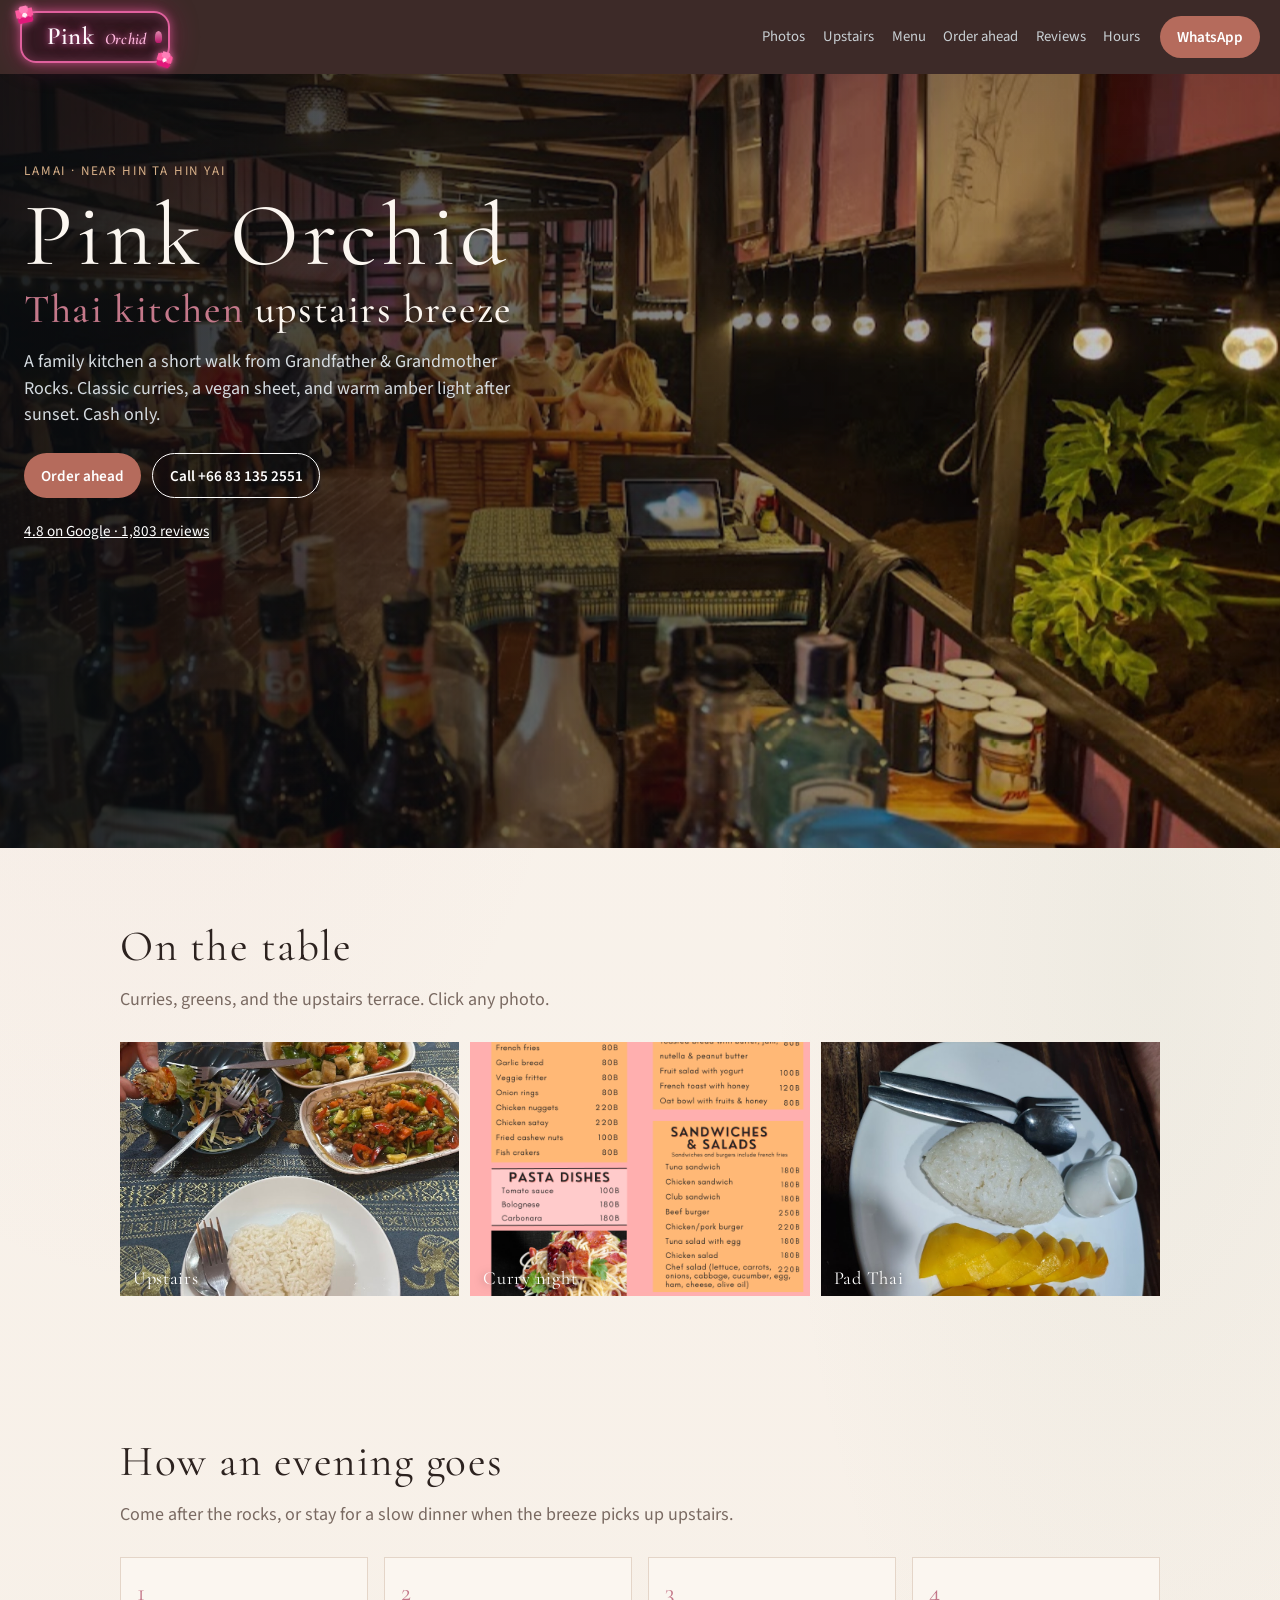
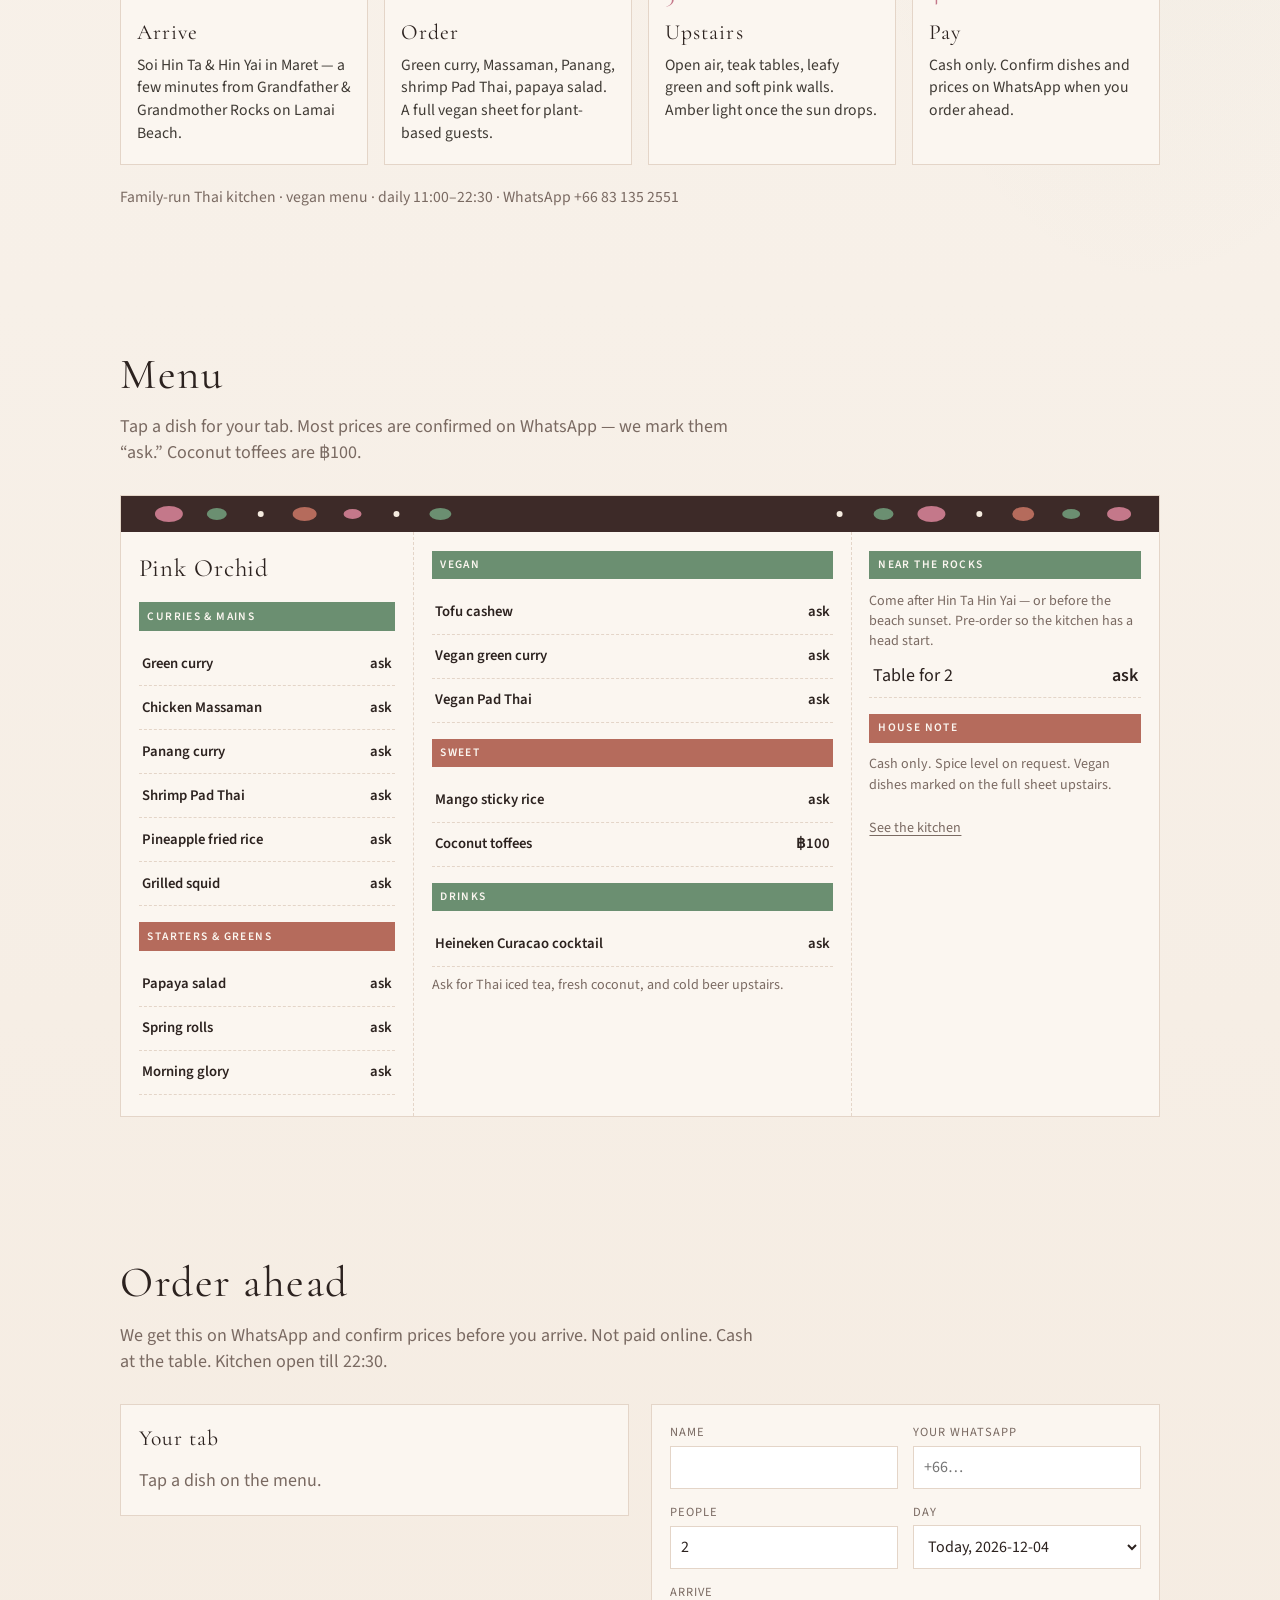
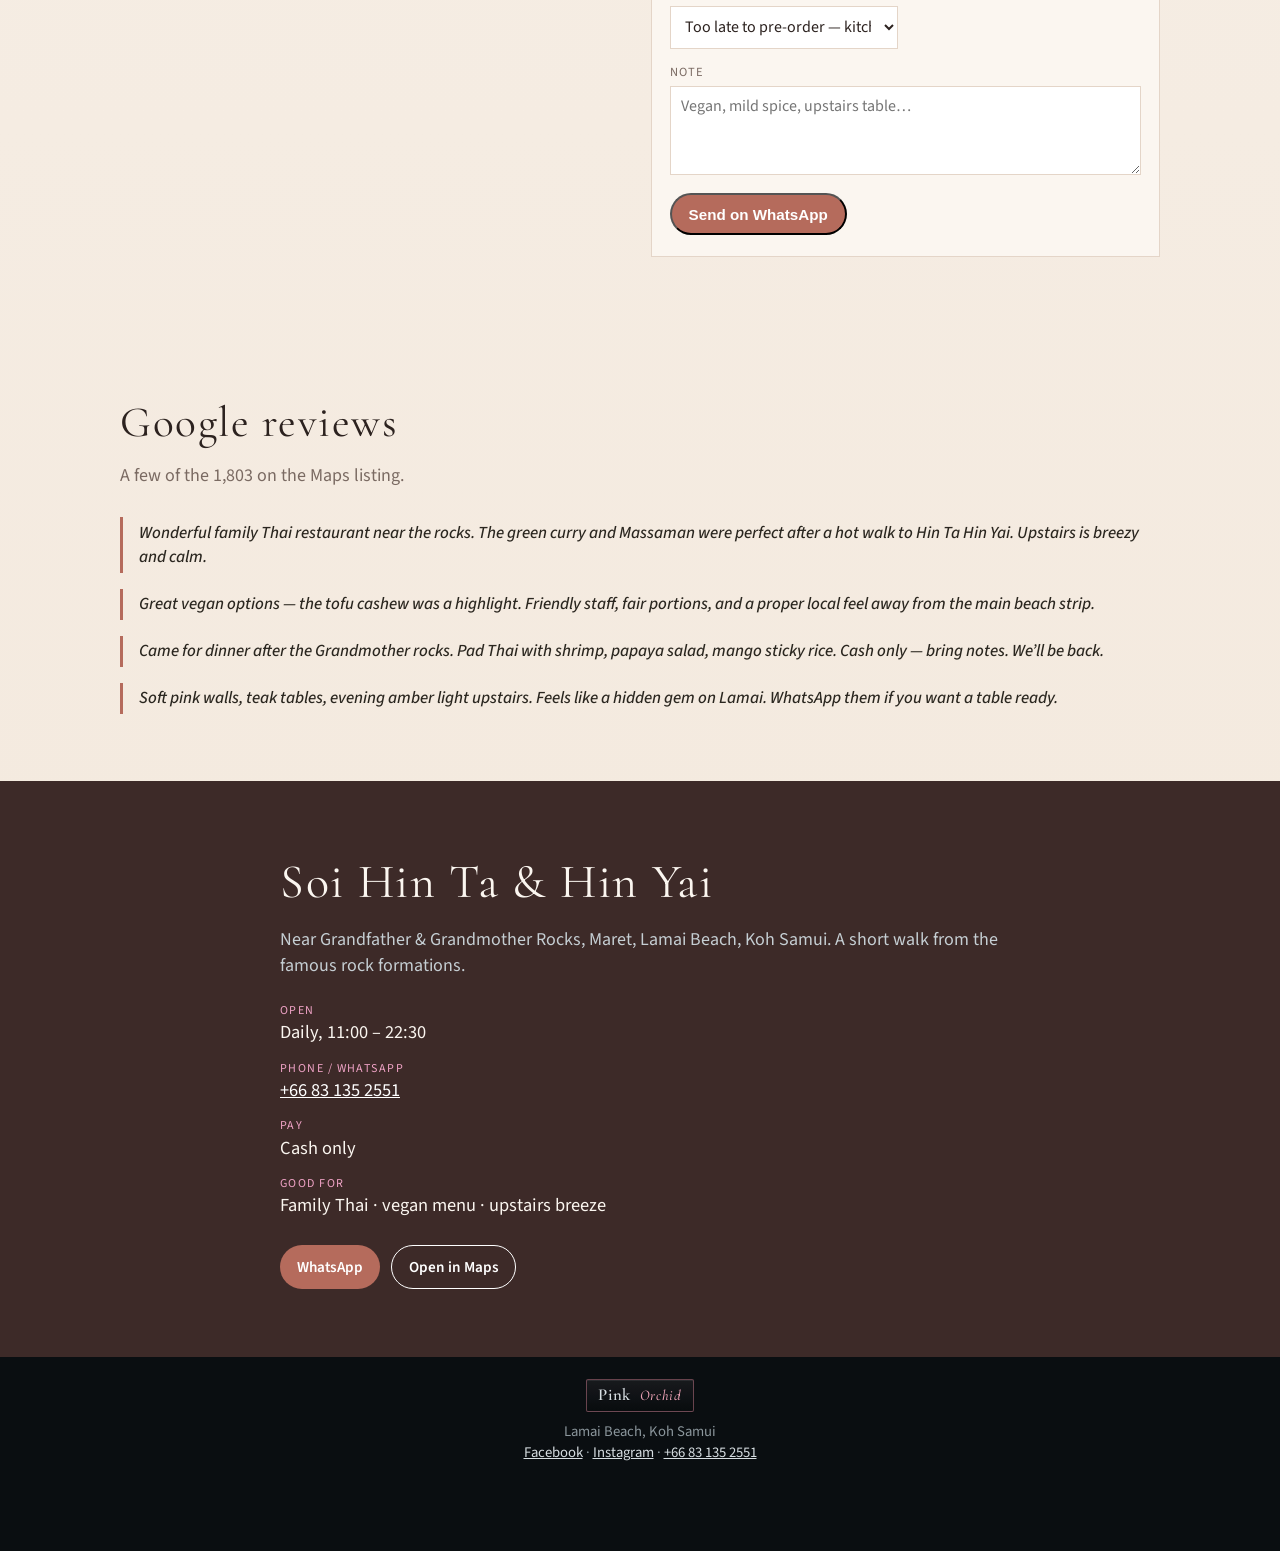
<file: shops/pink-orchid-lamai/index.html>
<!DOCTYPE html>
<html lang="en">
<head>
  <meta charset="utf-8">
  <meta name="viewport" content="width=device-width, initial-scale=1">
  <title>Pink Orchid Restaurant — Lamai Beach, Koh Samui</title>
  <meta name="robots" content="noindex, nofollow">
  <meta name="description" content="Family Thai kitchen near Hin Ta Hin Yai, Lamai Beach. Vegan menu, upstairs breeze, cash only. Open daily 11:00–22:30.">
  <link rel="stylesheet" href="styles.css?v=orchid3">
  <link rel="preconnect" href="https://fonts.googleapis.com">
  <link rel="preconnect" href="https://fonts.gstatic.com" crossorigin>
  <link href="https://fonts.googleapis.com/css2?family=Cormorant+Garamond:ital,wght@0,500;0,600;0,700;1,500;1,600&family=Source+Sans+3:ital,wght@0,400;0,600;0,700;1,400&display=swap" rel="stylesheet">
  <script type="application/ld+json">
  {
    "@context": "https://schema.org",
    "@type": "Restaurant",
    "name": "Pink Orchid Restaurant",
    "servesCuisine": "Thai",
    "address": {
      "@type": "PostalAddress",
      "streetAddress": "Soi Hin Ta & Hin Yai, near Grandfather Grandmother Rocks",
      "addressLocality": "Maret, Lamai, Koh Samui",
      "addressCountry": "TH"
    },
    "telephone": "+66831352551",
    "url": "https://www.facebook.com/pinkorchidrestaurant/",
    "image": "photos/hero.jpg",
    "openingHoursSpecification": [
      {
        "@type": "OpeningHoursSpecification",
        "dayOfWeek": ["Monday","Tuesday","Wednesday","Thursday","Friday","Saturday","Sunday"],
        "opens": "11:00",
        "closes": "22:30"
      }
    ],
    "aggregateRating": {
      "@type": "AggregateRating",
      "ratingValue": "4.8",
      "reviewCount": "1803"
    }
  }
  </script>
</head>
<body>
  <header class="top">
    <a class="mark" href="#top">
      <span class="deco bloom bloom-l" aria-hidden="true"></span>
      Pink <em>Orchid</em>
      <span class="deco bloom bloom-r" aria-hidden="true"></span>
      <span class="deco petal" aria-hidden="true"></span>
    </a>
    <nav>
      <a href="#photos">Photos</a>
      <a href="#evening">Upstairs</a>
      <a href="#menu">Menu</a>
      <a href="#ticket">Order ahead</a>
      <a href="#reviews">Reviews</a>
      <a href="#visit">Hours</a>
    </nav>
    <a class="btn btn-wa" href="https://wa.me/66831352551?text=Hello%20Pink%20Orchid%2C%20I%27d%20like%20a%20table%20tonight.">WhatsApp</a>
  </header>

  <main id="top">
    <section class="hero is-playing" data-hero-scene>
      <button class="hero-photo" type="button" data-zoom="photos/hero.jpg" aria-label="Zoom restaurant photo">
        <span class="hero-stage">
          <img src="photos/hero.jpg" alt="Pink Orchid Restaurant evening tables near Lamai Beach">
        </span>
        <span class="photo-veil"></span>
      </button>
      <div class="hero-copy">
        <p class="kicker">Lamai · near Hin Ta Hin Yai</p>
        <h1>Pink Orchid</h1>
        <p class="hero-tag"><em>Thai kitchen</em> upstairs breeze</p>
        <p class="lede">A family kitchen a short walk from Grandfather &amp; Grandmother Rocks. Classic curries, a vegan sheet, and warm amber light after sunset. Cash only.</p>
        <div class="hero-actions">
          <a class="btn btn-wa" href="#ticket">Order ahead</a>
          <a class="btn btn-ghost" href="tel:+66831352551">Call +66 83 135 2551</a>
        </div>
        <p class="proof"><a href="https://www.google.com/maps/search/Pink+Orchid+Restaurant+Lamai+Samui">4.8 on Google · 1,803 reviews</a></p>
      </div>
    </section>

    <section id="photos" class="block shots-block">
      <h2>On the table</h2>
      <p class="intro">Curries, greens, and the upstairs terrace. Click any photo.</p>
      <div class="shots">
        <button type="button" data-zoom="photos/interior.jpg">
          <img src="photos/interior.jpg" alt="Upstairs dining room with teak wood and soft evening light">
          <span class="photo-veil"></span>
          <span>Upstairs</span>
        </button>
        <button type="button" data-zoom="photos/food1.jpg">
          <img src="photos/food1.jpg" alt="Thai curry and rice at Pink Orchid">
          <span class="photo-veil"></span>
          <span>Curry night</span>
        </button>
        <button type="button" data-zoom="photos/food2.jpg">
          <img src="photos/food2.jpg" alt="Pad Thai and tropical fruit dessert">
          <span class="photo-veil"></span>
          <span>Pad Thai</span>
        </button>
      </div>
    </section>

    <section id="evening" class="block">
      <h2>How an evening goes</h2>
      <p class="intro">Come after the rocks, or stay for a slow dinner when the breeze picks up upstairs.</p>
      <ol class="steps">
        <li>
          <h3>Arrive</h3>
          <p>Soi Hin Ta &amp; Hin Yai in Maret — a few minutes from Grandfather &amp; Grandmother Rocks on Lamai Beach.</p>
        </li>
        <li>
          <h3>Order</h3>
          <p>Green curry, Massaman, Panang, shrimp Pad Thai, papaya salad. A full vegan sheet for plant-based guests.</p>
        </li>
        <li>
          <h3>Upstairs</h3>
          <p>Open air, teak tables, leafy green and soft pink walls. Amber light once the sun drops.</p>
        </li>
        <li>
          <h3>Pay</h3>
          <p>Cash only. Confirm dishes and prices on WhatsApp when you order ahead.</p>
        </li>
      </ol>
      <p class="note">Family-run Thai kitchen · vegan menu · daily 11:00–22:30 · WhatsApp +66 83 135 2551</p>
    </section>

    <section id="menu" class="block menu-block">
      <h2>Menu</h2>
      <p class="intro">Tap a dish for your tab. Most prices are confirmed on WhatsApp — we mark them “ask.” Coconut toffees are ฿100.</p>
      <div class="sheet">
        <svg class="sheet-frieze" viewBox="0 0 1040 36" aria-hidden="true">
          <g fill="none" fill-rule="evenodd">
            <ellipse fill="#c4788a" cx="48" cy="18" rx="14" ry="8"/>
            <ellipse fill="#6b8f71" cx="96" cy="18" rx="10" ry="6"/>
            <circle fill="#f5ebe0" cx="140" cy="18" r="3"/>
            <ellipse fill="#b56b5c" cx="184" cy="18" rx="12" ry="7"/>
            <ellipse fill="#c4788a" cx="232" cy="18" rx="9" ry="5"/>
            <circle fill="#f5ebe0" cx="276" cy="18" r="3"/>
            <ellipse fill="#6b8f71" cx="320" cy="18" rx="11" ry="6"/>
            <circle fill="#f5ebe0" cx="720" cy="18" r="3"/>
            <ellipse fill="#6b8f71" cx="764" cy="18" rx="10" ry="6"/>
            <ellipse fill="#c4788a" cx="812" cy="18" rx="14" ry="8"/>
            <circle fill="#f5ebe0" cx="860" cy="18" r="3"/>
            <ellipse fill="#b56b5c" cx="904" cy="18" rx="11" ry="7"/>
            <ellipse fill="#6b8f71" cx="952" cy="18" rx="9" ry="5"/>
            <ellipse fill="#c4788a" cx="1000" cy="18" rx="12" ry="7"/>
          </g>
        </svg>
        <div class="sheet-grid">
          <div class="sheet-col">
            <p class="sheet-kicker">Pink Orchid</p>
            <h3 class="sheet-h">Curries &amp; mains</h3>
            <ul class="sheet-list">
              <li><button type="button" class="add add-line" data-add="1" data-id="green-curry" data-name="Green curry" data-price="0"><span>Green curry</span><b>ask</b></button></li>
              <li><button type="button" class="add add-line" data-add="1" data-id="massaman" data-name="Chicken Massaman" data-price="0"><span>Chicken Massaman</span><b>ask</b></button></li>
              <li><button type="button" class="add add-line" data-add="1" data-id="panang" data-name="Panang curry" data-price="0"><span>Panang curry</span><b>ask</b></button></li>
              <li><button type="button" class="add add-line" data-add="1" data-id="pad-thai" data-name="Shrimp Pad Thai" data-price="0"><span>Shrimp Pad Thai</span><b>ask</b></button></li>
              <li><button type="button" class="add add-line" data-add="1" data-id="pineapple-rice" data-name="Pineapple fried rice" data-price="0"><span>Pineapple fried rice</span><b>ask</b></button></li>
              <li><button type="button" class="add add-line" data-add="1" data-id="grilled-squid" data-name="Grilled squid" data-price="0"><span>Grilled squid</span><b>ask</b></button></li>
            </ul>
            <h3 class="sheet-h sheet-h-orange">Starters &amp; greens</h3>
            <ul class="sheet-list">
              <li><button type="button" class="add add-line" data-add="1" data-id="papaya" data-name="Papaya salad" data-price="0"><span>Papaya salad</span><b>ask</b></button></li>
              <li><button type="button" class="add add-line" data-add="1" data-id="spring-rolls" data-name="Spring rolls" data-price="0"><span>Spring rolls</span><b>ask</b></button></li>
              <li><button type="button" class="add add-line" data-add="1" data-id="morning-glory" data-name="Morning glory" data-price="0"><span>Morning glory</span><b>ask</b></button></li>
            </ul>
          </div>
          <div class="sheet-col sheet-build">
            <h3 class="sheet-h">Vegan</h3>
            <ul class="sheet-list">
              <li><button type="button" class="add add-line" data-add="1" data-id="vegan-tofu" data-name="Vegan tofu cashew" data-price="0"><span>Tofu cashew</span><b>ask</b></button></li>
              <li><button type="button" class="add add-line" data-add="1" data-id="vegan-green" data-name="Vegan green curry" data-price="0"><span>Vegan green curry</span><b>ask</b></button></li>
              <li><button type="button" class="add add-line" data-add="1" data-id="vegan-pad" data-name="Vegan Pad Thai" data-price="0"><span>Vegan Pad Thai</span><b>ask</b></button></li>
            </ul>
            <h3 class="sheet-h sheet-h-orange">Sweet</h3>
            <ul class="sheet-list">
              <li><button type="button" class="add add-line" data-add="1" data-id="mango-sticky" data-name="Mango sticky rice" data-price="0"><span>Mango sticky rice</span><b>ask</b></button></li>
              <li><button type="button" class="add add-line" data-add="1" data-id="coconut-toffees" data-name="Coconut toffees" data-price="100"><span>Coconut toffees</span><b>฿100</b></button></li>
            </ul>
            <h3 class="sheet-h">Drinks</h3>
            <ul class="sheet-list">
              <li><button type="button" class="add add-line" data-add="1" data-id="heineken-curacao" data-name="Heineken Curacao cocktail" data-price="0"><span>Heineken Curacao cocktail</span><b>ask</b></button></li>
            </ul>
            <p class="sheet-mix">Ask for Thai iced tea, fresh coconut, and cold beer upstairs.</p>
          </div>
          <div class="sheet-col">
            <h3 class="sheet-h">Near the rocks</h3>
            <p class="sheet-mix">Come after Hin Ta Hin Yai — or before the beach sunset. Pre-order so the kitchen has a head start.</p>
            <button type="button" class="sheet-for add" data-add="1" data-id="table-2" data-name="Table for 2 (confirm dishes)" data-price="0"><span>Table for 2</span><b>ask</b></button>
            <h3 class="sheet-h sheet-h-orange">House note</h3>
            <p class="sheet-mix">Cash only. Spice level on request. Vegan dishes marked on the full sheet upstairs.</p>
            <button class="sheet-original" type="button" data-zoom="photos/food3.jpg" data-zoom-alt="Thai dishes at Pink Orchid Restaurant">See the kitchen</button>
          </div>
        </div>
      </div>
    </section>

    <section id="ticket" class="block">
      <h2>Order ahead</h2>
      <p class="intro">We get this on WhatsApp and confirm prices before you arrive. Not paid online. Cash at the table. Kitchen open till 22:30.</p>
      <div class="ticket">
        <div class="ticket-bag">
          <h3>Your tab</h3>
          <p class="ticket-empty" data-empty>Tap a dish on the menu.</p>
          <ul class="ticket-lines" data-lines hidden></ul>
          <p class="ticket-sum" data-total hidden></p>
        </div>
        <form class="ticket-form" data-form>
          <label>Name
            <input name="name" required autocomplete="name">
          </label>
          <label>Your WhatsApp
            <input name="phone" type="tel" required autocomplete="tel" inputmode="tel" placeholder="+66…">
          </label>
          <label>People
            <input name="people" type="number" min="1" max="20" value="2" required>
          </label>
          <label>Day
            <select name="day" required></select>
          </label>
          <label>Arrive
            <select name="slot" required></select>
          </label>
          <label class="ticket-notes">Note
            <textarea name="note" rows="3" placeholder="Vegan, mild spice, upstairs table…"></textarea>
          </label>
          <button type="submit" class="btn btn-wa">Send on WhatsApp</button>
        </form>
      </div>
    </section>

    <section id="reviews" class="block">
      <h2>Google reviews</h2>
      <p class="intro">A few of the 1,803 on the Maps listing.</p>
      <ul class="quotes">
        <li>
          <blockquote>Wonderful family Thai restaurant near the rocks. The green curry and Massaman were perfect after a hot walk to Hin Ta Hin Yai. Upstairs is breezy and calm.</blockquote>
        </li>
        <li>
          <blockquote>Great vegan options — the tofu cashew was a highlight. Friendly staff, fair portions, and a proper local feel away from the main beach strip.</blockquote>
        </li>
        <li>
          <blockquote>Came for dinner after the Grandmother rocks. Pad Thai with shrimp, papaya salad, mango sticky rice. Cash only — bring notes. We’ll be back.</blockquote>
        </li>
        <li>
          <blockquote>Soft pink walls, teak tables, evening amber light upstairs. Feels like a hidden gem on Lamai. WhatsApp them if you want a table ready.</blockquote>
        </li>
      </ul>
    </section>

    <section id="visit" class="visit">
      <div class="visit-copy">
        <h2>Soi Hin Ta &amp; Hin Yai</h2>
        <p>Near Grandfather &amp; Grandmother Rocks, Maret, Lamai Beach, Koh Samui. A short walk from the famous rock formations.</p>
        <dl>
          <div>
            <dt>Open</dt>
            <dd>Daily, 11:00 – 22:30</dd>
          </div>
          <div>
            <dt>Phone / WhatsApp</dt>
            <dd><a href="tel:+66831352551">+66 83 135 2551</a></dd>
          </div>
          <div>
            <dt>Pay</dt>
            <dd>Cash only</dd>
          </div>
          <div>
            <dt>Good for</dt>
            <dd>Family Thai · vegan menu · upstairs breeze</dd>
          </div>
        </dl>
        <div class="hero-actions">
          <a class="btn btn-wa" href="https://wa.me/66831352551?text=Hello%20Pink%20Orchid%2C%20I%27d%20like%20a%20table%20tonight.">WhatsApp</a>
          <a class="btn btn-ghost" href="https://www.google.com/maps/search/Pink+Orchid+Restaurant+Lamai+Samui">Open in Maps</a>
        </div>
      </div>
    </section>
  </main>

  <footer class="foot">
    <a class="foot-mark" href="#top">Pink <em>Orchid</em></a>
    <p>Lamai Beach, Koh Samui</p>
    <p>
      <a href="https://www.facebook.com/pinkorchidrestaurant/">Facebook</a>
      ·
      <a href="https://www.instagram.com/pinkorchidrestaurant/">Instagram</a>
      ·
      <a href="tel:+66831352551">+66 83 135 2551</a>
    </p>
  </footer>
  <a class="dock" href="https://wa.me/66831352551?text=Hello%20Pink%20Orchid%2C%20I%27d%20like%20a%20table%20tonight." data-reserve-dock>WhatsApp to reserve</a>
  <a class="bag-dock" href="#ticket" hidden data-bag-dock>Order</a>
  <div class="zoom-layer" data-zoom-layer hidden>
    <div class="zoom-back" data-zoom-close></div>
    <img alt="">
    <button class="zoom-x" type="button" data-zoom-close aria-label="Close photo">Close</button>
  </div>
  <div class="order-chat" data-order-chat data-name="Pink Orchid" data-reply="Got it — we'll confirm prices and have it ready. See you upstairs." data-continue="Open WhatsApp" hidden>
    <div class="order-chat-back"></div>
    <div class="order-chat-phone" role="dialog" aria-modal="true" aria-label="Order preview">
      <div class="chat-head">
        <span class="chat-avatar"></span>
        <div><b data-chat-name>Pink Orchid</b><small>online</small></div>
        <button class="chat-x" type="button" data-chat-close aria-label="Close">×</button>
      </div>
      <div class="chat-body">
        <div class="bubble out"><span data-order-text></span><i class="ticks">✓✓</i></div>
        <div class="bubble in" data-reply-bubble></div>
      </div>
      <div class="chat-actions">
        <button type="button" class="chat-stay" data-chat-stay>Stay here</button>
        <button type="button" class="chat-go" data-chat-go>Open WhatsApp</button>
      </div>
    </div>
  </div>
  <script src="hero.js?v=pan2"></script>
  <script src="zoom.js"></script>
  <script src="order.js?v=orchid1"></script>
  <script src="order-fx.js?v=fx2"></script>
</body>
</html>
</file>
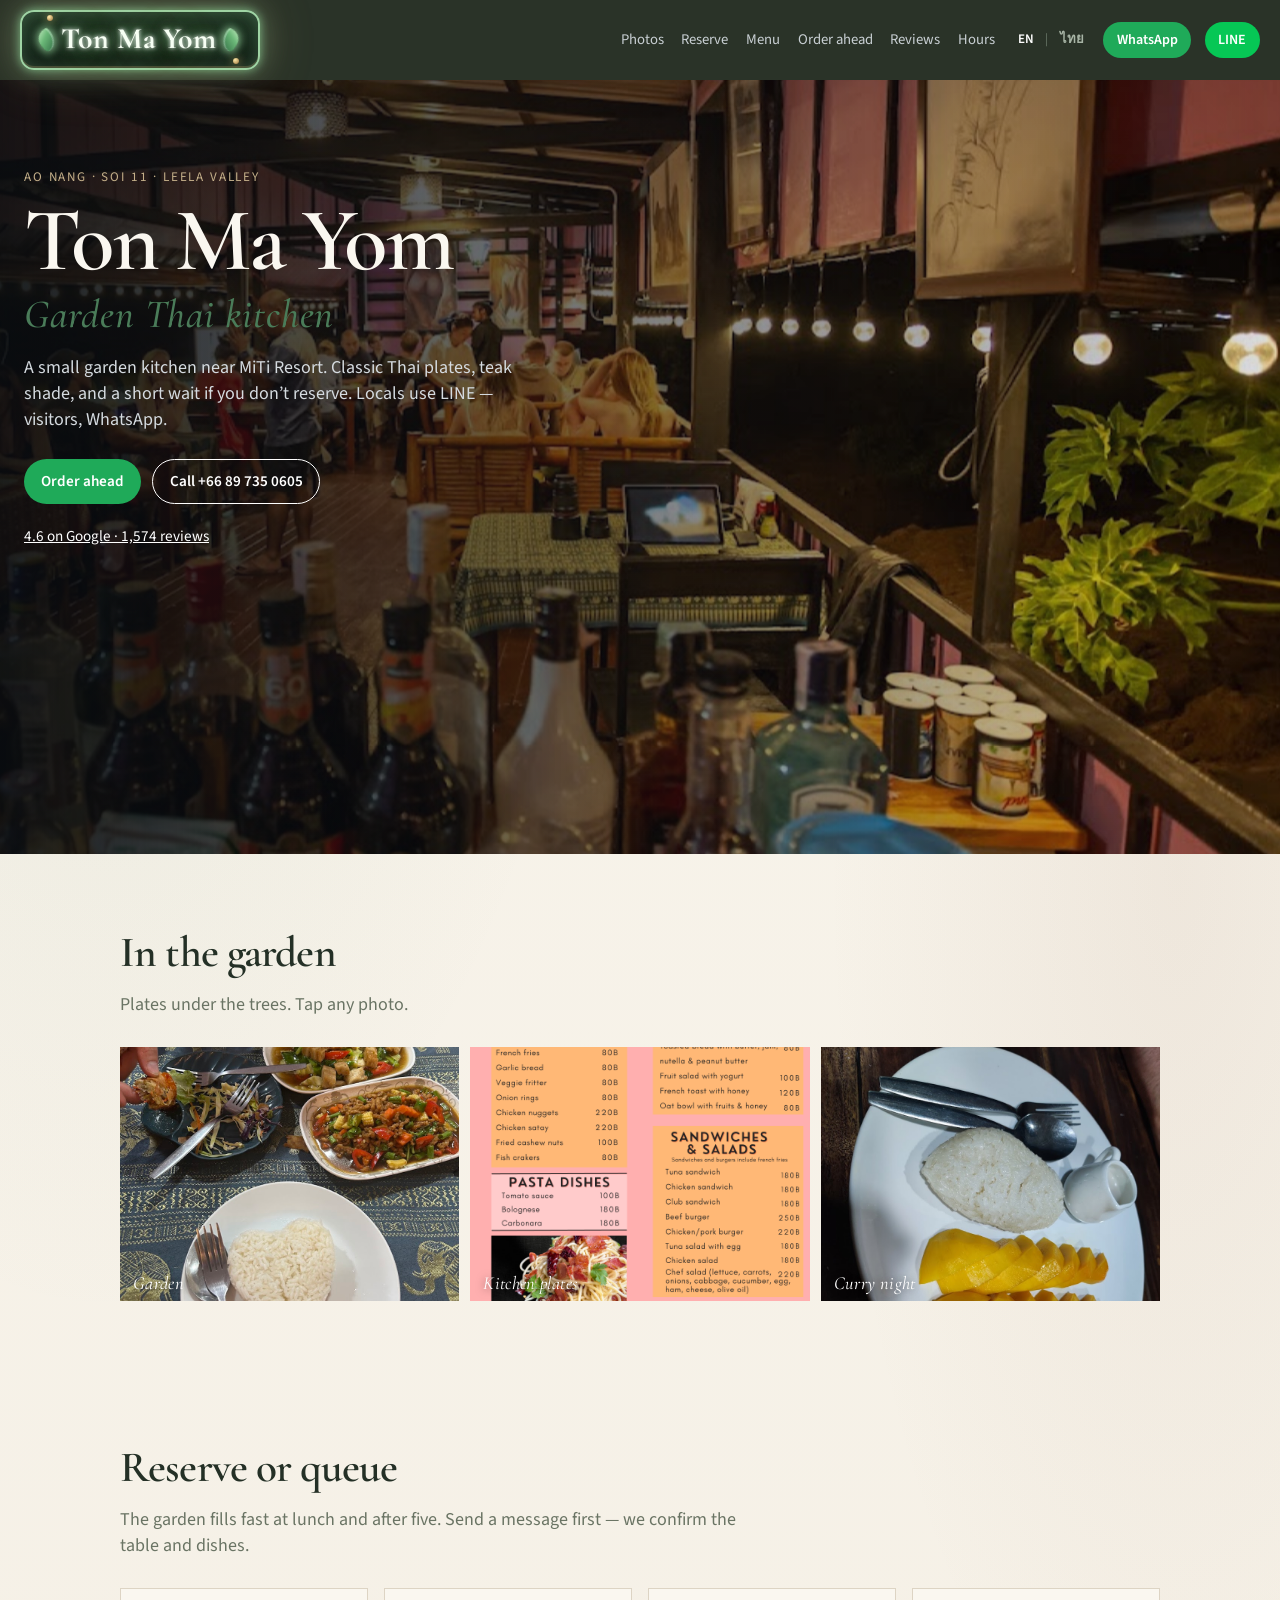
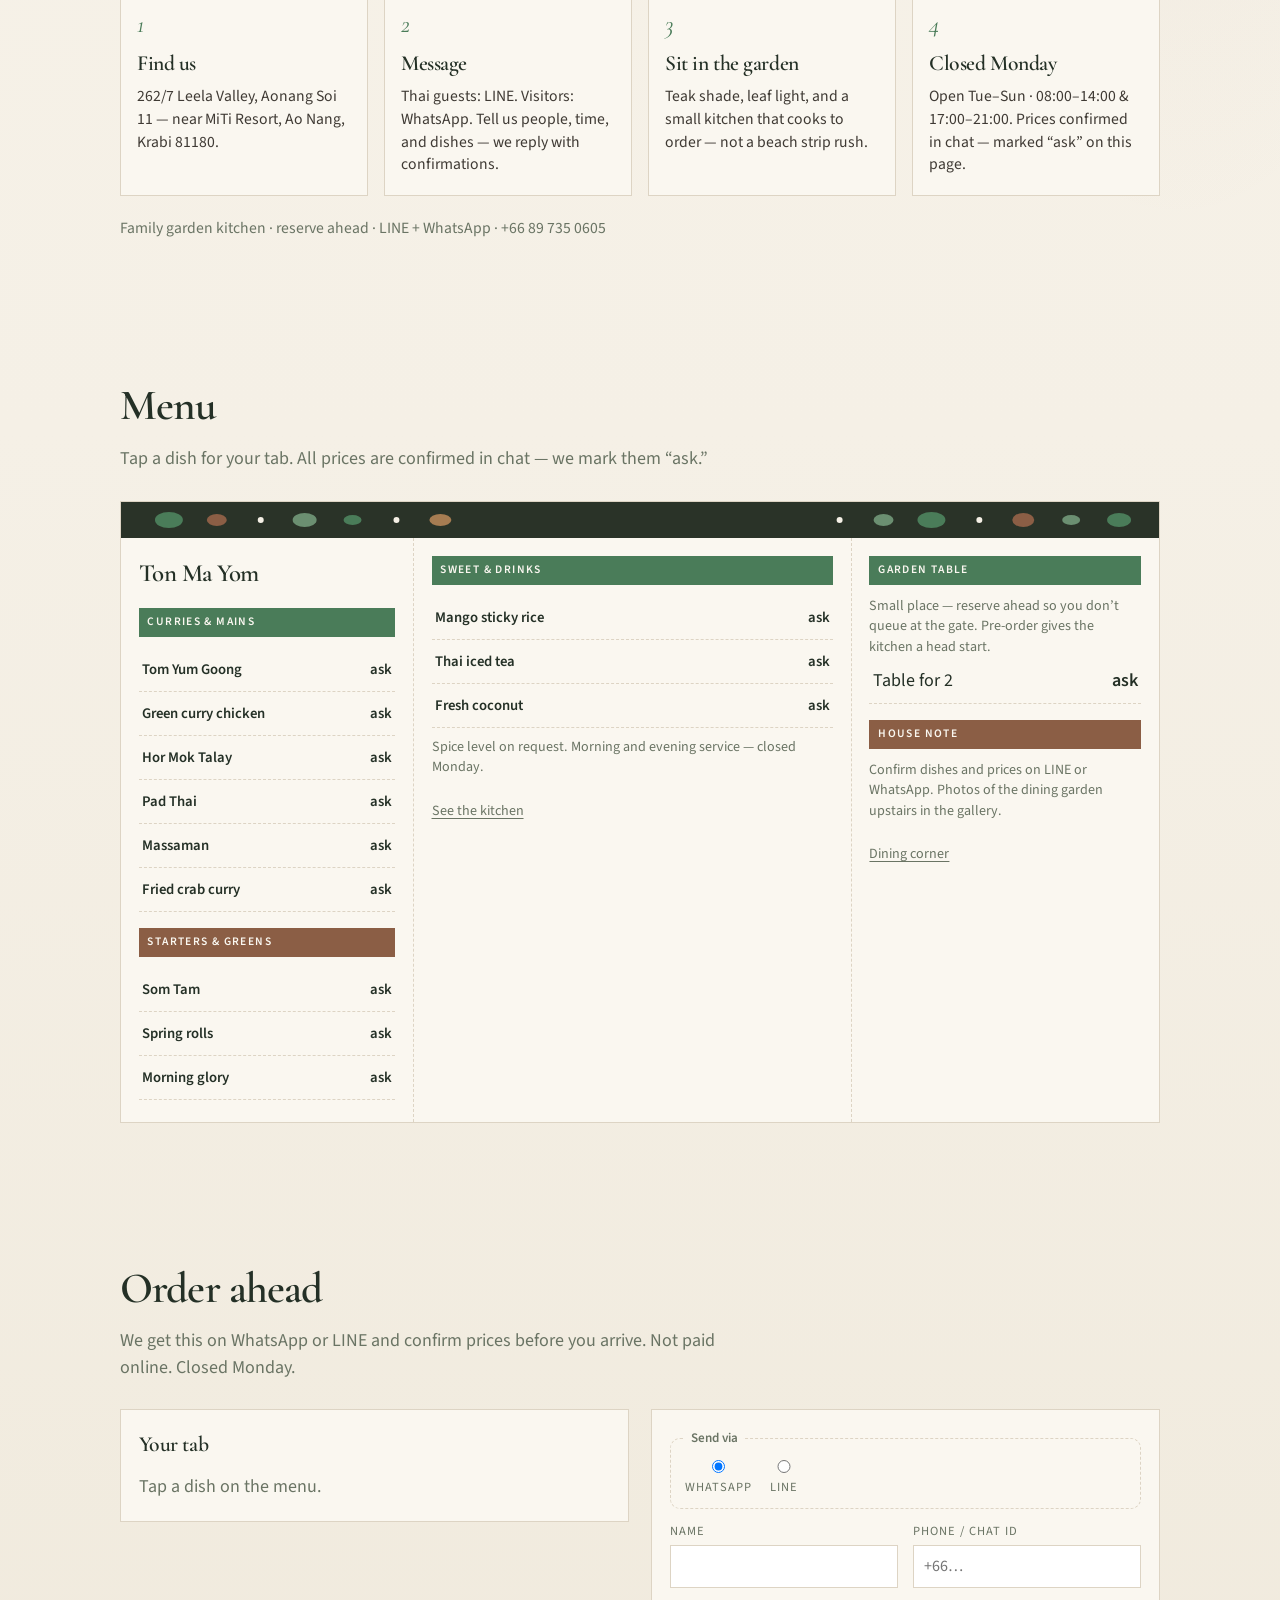
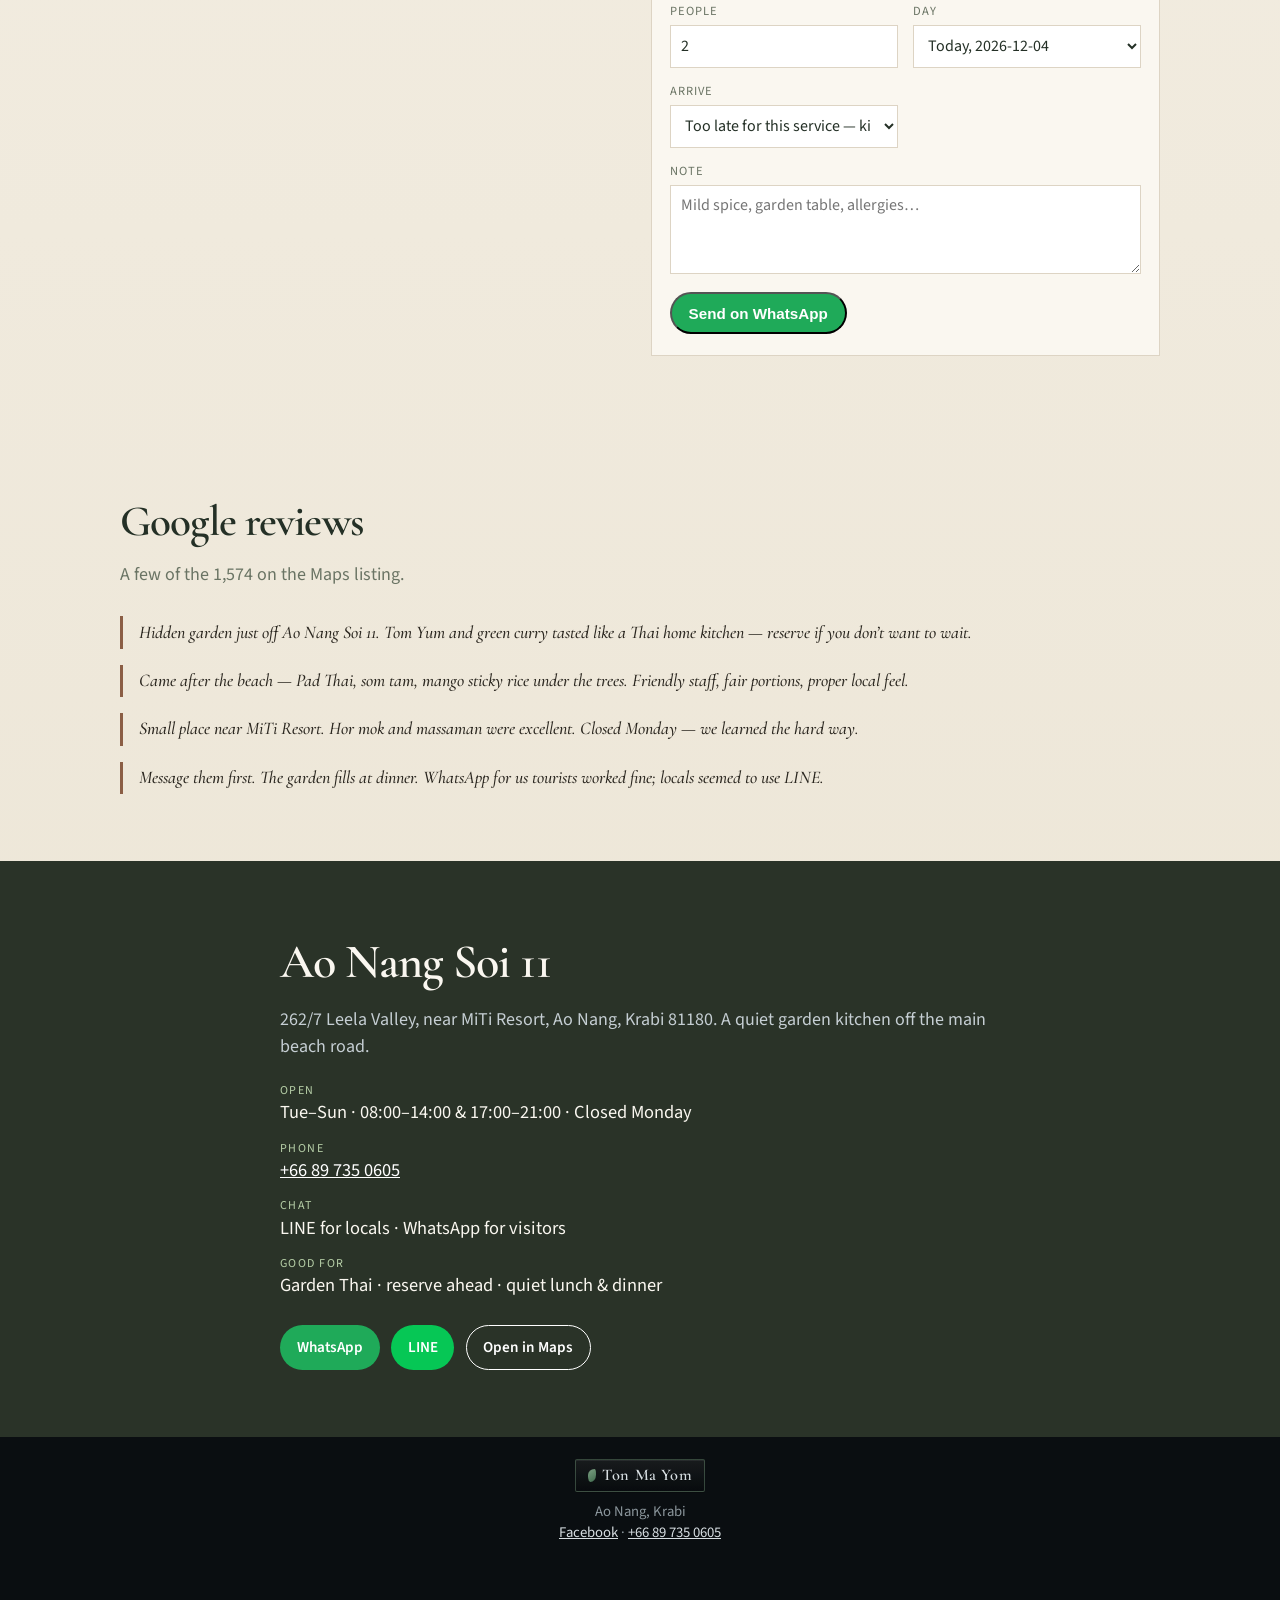
<file: shops/ton-ma-yom-aonang/index.html>
<!DOCTYPE html>
<html lang="th" data-lang="th">
<head>
  <meta charset="utf-8">
  <meta name="viewport" content="width=device-width, initial-scale=1">
  <title>Ton Ma Yom · ต้นมะยม — Ao Nang, Krabi</title>
  <meta name="robots" content="noindex, nofollow">
  <meta name="description" content="Small garden Thai kitchen in Ao Nang Soi 11. Reserve or queue. LINE for locals, WhatsApp for tourists. ร้านอาหารต้นมะยม อ่าวนาง">
  <link rel="stylesheet" href="styles.css?v=tomyom2">
  <link rel="preconnect" href="https://fonts.googleapis.com">
  <link rel="preconnect" href="https://fonts.gstatic.com" crossorigin>
  <link href="https://fonts.googleapis.com/css2?family=Cormorant+Garamond:ital,wght@0,500;0,600;0,700;1,500;1,600&family=Source+Sans+3:ital,wght@0,400;0,600;0,700;1,400&display=swap" rel="stylesheet">
  <script type="application/ld+json">
  {
    "@context": "https://schema.org",
    "@type": "Restaurant",
    "name": "Ton Ma Yom",
    "alternateName": ["ต้นมะยม", "ร้านอาหารต้นมะยม อ่าวนาง"],
    "servesCuisine": "Thai",
    "address": {
      "@type": "PostalAddress",
      "streetAddress": "262/7 Leela Valley, Aonang Soi 11, near MiTi Resort",
      "addressLocality": "Ao Nang, Krabi",
      "postalCode": "81180",
      "addressCountry": "TH"
    },
    "telephone": "+66897350605",
    "url": "https://www.facebook.com/TonMaYomRestaurant",
    "image": "photos/hero.jpg",
    "openingHoursSpecification": [
      {
        "@type": "OpeningHoursSpecification",
        "dayOfWeek": ["Tuesday","Wednesday","Thursday","Friday","Saturday","Sunday"],
        "opens": "08:00",
        "closes": "14:00"
      },
      {
        "@type": "OpeningHoursSpecification",
        "dayOfWeek": ["Tuesday","Wednesday","Thursday","Friday","Saturday","Sunday"],
        "opens": "17:00",
        "closes": "21:00"
      }
    ],
    "aggregateRating": {
      "@type": "AggregateRating",
      "ratingValue": "4.6",
      "reviewCount": "1574"
    }
  }
  </script>
</head>
<body>
  <header class="top">
    <a class="mark" href="#top">
      <span class="deco leaf leaf-l" aria-hidden="true"></span>
      <span class="deco berry b1" aria-hidden="true"></span>
      <span data-en="Ton Ma Yom" data-th="ต้นมะยม">ต้นมะยม</span>
      <span class="deco berry b2" aria-hidden="true"></span>
      <span class="deco leaf leaf-r" aria-hidden="true"></span>
    </a>
    <nav>
      <a href="#photos" data-en="Photos" data-th="รูปภาพ">รูปภาพ</a>
      <a href="#reserve" data-en="Reserve" data-th="จองโต๊ะ">จองโต๊ะ</a>
      <a href="#menu" data-en="Menu" data-th="เมนู">เมนู</a>
      <a href="#ticket" data-en="Order ahead" data-th="สั่งล่วงหน้า">สั่งล่วงหน้า</a>
      <a href="#reviews" data-en="Reviews" data-th="รีวิว">รีวิว</a>
      <a href="#visit" data-en="Hours" data-th="เวลาเปิด">เวลาเปิด</a>
    </nav>
    <div class="lang-switch" role="group" aria-label="Language">
      <button type="button" data-set-lang="en" aria-pressed="false">EN</button>
      <span class="lang-sep" aria-hidden="true">|</span>
      <button type="button" data-set-lang="th" aria-pressed="true">ไทย</button>
    </div>
    <a class="btn btn-wa" href="https://wa.me/66897350605?text=Hello%20Ton%20Ma%20Yom%2C%20I%27d%20like%20a%20table%20please." data-en="WhatsApp" data-th="WhatsApp">WhatsApp</a>
    <a class="btn btn-line" href="https://line.me/R/msg/text/?%E0%B8%AA%E0%B8%A7%E0%B8%B1%E0%B8%AA%E0%B8%94%E0%B8%B5%E0%B8%84%E0%B8%A3%E0%B8%B1%E0%B8%9A%2F%E0%B8%84%E0%B9%88%E0%B8%B0%20%E0%B8%A3%E0%B9%89%E0%B8%B2%E0%B8%99%E0%B8%95%E0%B9%89%E0%B8%99%E0%B8%A1%E0%B8%B0%E0%B8%A2%E0%B8%A1%20%E0%B8%82%E0%B8%AD%E0%B8%88%E0%B8%AD%E0%B8%87%E0%B9%82%E0%B8%95%E0%B9%8A%E0%B8%B0%E0%B8%AB%E0%B8%99%E0%B9%88%E0%B8%AD%E0%B8%A2" data-en="LINE" data-th="LINE">LINE</a>
  </header>

  <main id="top">
    <section class="hero is-playing" data-hero-scene>
      <button class="hero-photo" type="button" data-zoom="photos/hero.jpg" aria-label="Zoom restaurant photo">
        <span class="hero-stage">
          <img src="photos/hero.jpg" alt="Ton Ma Yom garden Thai kitchen in Ao Nang">
        </span>
        <span class="photo-veil"></span>
      </button>
      <div class="hero-copy">
        <p class="kicker" data-en="Ao Nang · Soi 11 · Leela Valley" data-th="อ่าวนาง · ซอย 11 · ลีลา วัลเลย์">อ่าวนาง · ซอย 11 · ลีลา วัลเลย์</p>
        <h1 data-en="Ton Ma Yom" data-th="ต้นมะยม">ต้นมะยม</h1>
        <p class="hero-tag"><em data-en="Garden Thai kitchen" data-th="ครัวไทยในสวน">ครัวไทยในสวน</em></p>
        <p class="lede" data-en="A small garden kitchen near MiTi Resort. Classic Thai plates, teak shade, and a short wait if you don’t reserve. Locals use LINE — visitors, WhatsApp." data-th="ครัวไทยเล็กๆ ในสวน ใกล้มิติ รีสอร์ท อาหารไทยบ้านๆ ร่มไม้สัก จองไว้ดีกว่าต่อคิว คนไทยใช้ LINE — นักท่องเที่ยวใช้ WhatsApp">ครัวไทยเล็กๆ ในสวน ใกล้มิติ รีสอร์ท อาหารไทยบ้านๆ ร่มไม้สัก จองไว้ดีกว่าต่อคิว คนไทยใช้ LINE — นักท่องเที่ยวใช้ WhatsApp</p>
        <div class="hero-actions">
          <a class="btn btn-wa" href="#ticket" data-en="Order ahead" data-th="สั่งล่วงหน้า">สั่งล่วงหน้า</a>
          <a class="btn btn-ghost" href="tel:+66897350605" data-en="Call +66 89 735 0605" data-th="โทร +66 89 735 0605">โทร +66 89 735 0605</a>
        </div>
        <p class="proof"><a href="https://www.google.com/maps/search/Ton+Ma+Yom+Ao+Nang" data-en="4.6 on Google · 1,574 reviews" data-th="Google 4.6 · 1,574 รีวิว">Google 4.6 · 1,574 รีวิว</a></p>
      </div>
    </section>

    <section id="photos" class="block shots-block">
      <h2 data-en="In the garden" data-th="ในสวน">ในสวน</h2>
      <p class="intro" data-en="Plates under the trees. Tap any photo." data-th="จานใต้ร่มไม้ กดดูรูปได้">จานใต้ร่มไม้ กดดูรูปได้</p>
      <div class="shots">
        <button type="button" data-zoom="photos/garden.jpg">
          <img src="photos/garden.jpg" alt="Garden seating at Ton Ma Yom">
          <span class="photo-veil"></span>
          <span data-en="Garden" data-th="สวน">สวน</span>
        </button>
        <button type="button" data-zoom="photos/food1.jpg">
          <img src="photos/food1.jpg" alt="Thai dishes at Ton Ma Yom">
          <span class="photo-veil"></span>
          <span data-en="Kitchen plates" data-th="จานจากครัว">จานจากครัว</span>
        </button>
        <button type="button" data-zoom="photos/food2.jpg">
          <img src="photos/food2.jpg" alt="Curry and rice at Ton Ma Yom">
          <span class="photo-veil"></span>
          <span data-en="Curry night" data-th="แกงเย็นนี้">แกงเย็นนี้</span>
        </button>
      </div>
    </section>

    <section id="reserve" class="block">
      <h2 data-en="Reserve or queue" data-th="จอง หรือ ต่อคิว">จอง หรือ ต่อคิว</h2>
      <p class="intro" data-en="The garden fills fast at lunch and after five. Send a message first — we confirm the table and dishes." data-th="สวนเต็มเร็วช่วงเที่ยงและหลังห้าโมง ส่งข้อความมาก่อน เราจะยืนยันโต๊ะและเมนูให้">สวนเต็มเร็วช่วงเที่ยงและหลังห้าโมง ส่งข้อความมาก่อน เราจะยืนยันโต๊ะและเมนูให้</p>
      <ol class="steps">
        <li>
          <h3 data-en="Find us" data-th="หาเรา">หาเรา</h3>
          <p data-en="262/7 Leela Valley, Aonang Soi 11 — near MiTi Resort, Ao Nang, Krabi 81180." data-th="262/7 ลีลา วัลเลย์ อ่าวนางซอย 11 ใกล้มิติ รีสอร์ท อ่าวนาง กระบี่ 81180">262/7 ลีลา วัลเลย์ อ่าวนางซอย 11 ใกล้มิติ รีสอร์ท อ่าวนาง กระบี่ 81180</p>
        </li>
        <li>
          <h3 data-en="Message" data-th="ทักมา">ทักมา</h3>
          <p data-en="Thai guests: LINE. Visitors: WhatsApp. Tell us people, time, and dishes — we reply with confirmations." data-th="คนไทยใช้ LINE นักท่องเที่ยวใช้ WhatsApp บอกจำนวนคน เวลา และเมนู เราจะตอบยืนยันกลับ">คนไทยใช้ LINE นักท่องเที่ยวใช้ WhatsApp บอกจำนวนคน เวลา และเมนู เราจะตอบยืนยันกลับ</p>
        </li>
        <li>
          <h3 data-en="Sit in the garden" data-th="นั่งในสวน">นั่งในสวน</h3>
          <p data-en="Teak shade, leaf light, and a small kitchen that cooks to order — not a beach strip rush." data-th="ร่มไม้สัก แสงผ่านใบ ครัวเล็กทำตามออเดอร์ ไม่ใช่ร้านริมหาดเร่งรีบ">ร่มไม้สัก แสงผ่านใบ ครัวเล็กทำตามออเดอร์ ไม่ใช่ร้านริมหาดเร่งรีบ</p>
        </li>
        <li>
          <h3 data-en="Closed Monday" data-th="หยุดวันจันทร์">หยุดวันจันทร์</h3>
          <p data-en="Open Tue–Sun · 08:00–14:00 &amp; 17:00–21:00. Prices confirmed in chat — marked “ask” on this page." data-th="เปิด อังคาร–อาทิตย์ · 08:00–14:00 และ 17:00–21:00 ราคายืนยันในแชท — ในหน้านี้เขียนว่า “สอบถาม”">เปิด อังคาร–อาทิตย์ · 08:00–14:00 และ 17:00–21:00 ราคายืนยันในแชท — ในหน้านี้เขียนว่า “สอบถาม”</p>
        </li>
      </ol>
      <p class="note" data-en="Family garden kitchen · reserve ahead · LINE + WhatsApp · +66 89 735 0605" data-th="ครัวไทยในสวน · จองล่วงหน้า · LINE + WhatsApp · +66 89 735 0605">ครัวไทยในสวน · จองล่วงหน้า · LINE + WhatsApp · +66 89 735 0605</p>
    </section>

    <section id="menu" class="block menu-block">
      <h2 data-en="Menu" data-th="เมนู">เมนู</h2>
      <p class="intro" data-en="Tap a dish for your tab. All prices are confirmed in chat — we mark them “ask.”" data-th="แตะเมนูเพื่อใส่รายการ ราคาทุกรายการยืนยันในแชท — เราเขียนว่า “สอบถาม”">แตะเมนูเพื่อใส่รายการ ราคาทุกรายการยืนยันในแชท — เราเขียนว่า “สอบถาม”</p>
      <div class="sheet">
        <svg class="sheet-frieze" viewBox="0 0 1040 36" aria-hidden="true">
          <g fill="none" fill-rule="evenodd">
            <ellipse fill="#4a7c59" cx="48" cy="18" rx="14" ry="8"/>
            <ellipse fill="#8b5e45" cx="96" cy="18" rx="10" ry="6"/>
            <circle fill="#f5f0e6" cx="140" cy="18" r="3"/>
            <ellipse fill="#6b8f71" cx="184" cy="18" rx="12" ry="7"/>
            <ellipse fill="#4a7c59" cx="232" cy="18" rx="9" ry="5"/>
            <circle fill="#f5f0e6" cx="276" cy="18" r="3"/>
            <ellipse fill="#a67c52" cx="320" cy="18" rx="11" ry="6"/>
            <circle fill="#f5f0e6" cx="720" cy="18" r="3"/>
            <ellipse fill="#6b8f71" cx="764" cy="18" rx="10" ry="6"/>
            <ellipse fill="#4a7c59" cx="812" cy="18" rx="14" ry="8"/>
            <circle fill="#f5f0e6" cx="860" cy="18" r="3"/>
            <ellipse fill="#8b5e45" cx="904" cy="18" rx="11" ry="7"/>
            <ellipse fill="#6b8f71" cx="952" cy="18" rx="9" ry="5"/>
            <ellipse fill="#4a7c59" cx="1000" cy="18" rx="12" ry="7"/>
          </g>
        </svg>
        <div class="sheet-grid">
          <div class="sheet-col">
            <p class="sheet-kicker" data-en="Ton Ma Yom" data-th="ต้นมะยม">ต้นมะยม</p>
            <h3 class="sheet-h" data-en="Curries &amp; mains" data-th="แกงและจานหลัก">แกงและจานหลัก</h3>
            <ul class="sheet-list">
              <li><button type="button" class="add add-line" data-add="1" data-id="tom-yum-goong" data-name-en="Tom Yum Goong" data-name-th="ต้มยำกุ้ง" data-price="0"><span>ต้มยำกุ้ง</span><b data-en="ask" data-th="สอบถาม">สอบถาม</b></button></li>
              <li><button type="button" class="add add-line" data-add="1" data-id="green-curry" data-name-en="Green curry chicken" data-name-th="แกงเขียวหวานไก่" data-price="0"><span>แกงเขียวหวานไก่</span><b data-en="ask" data-th="สอบถาม">สอบถาม</b></button></li>
              <li><button type="button" class="add add-line" data-add="1" data-id="hor-mok" data-name-en="Hor Mok Talay" data-name-th="ห่อหมกทะเล" data-price="0"><span>ห่อหมกทะเล</span><b data-en="ask" data-th="สอบถาม">สอบถาม</b></button></li>
              <li><button type="button" class="add add-line" data-add="1" data-id="pad-thai" data-name-en="Pad Thai" data-name-th="ผัดไทย" data-price="0"><span>ผัดไทย</span><b data-en="ask" data-th="สอบถาม">สอบถาม</b></button></li>
              <li><button type="button" class="add add-line" data-add="1" data-id="massaman" data-name-en="Massaman" data-name-th="มัสมั่น" data-price="0"><span>มัสมั่น</span><b data-en="ask" data-th="สอบถาม">สอบถาม</b></button></li>
              <li><button type="button" class="add add-line" data-add="1" data-id="crab-curry" data-name-en="Fried crab curry" data-name-th="ปูผัดผงกะหรี่" data-price="0"><span>ปูผัดผงกะหรี่</span><b data-en="ask" data-th="สอบถาม">สอบถาม</b></button></li>
            </ul>
            <h3 class="sheet-h sheet-h-orange" data-en="Starters &amp; greens" data-th="ของทานเล่นและผัก">ของทานเล่นและผัก</h3>
            <ul class="sheet-list">
              <li><button type="button" class="add add-line" data-add="1" data-id="som-tam" data-name-en="Som Tam" data-name-th="ส้มตำ" data-price="0"><span>ส้มตำ</span><b data-en="ask" data-th="สอบถาม">สอบถาม</b></button></li>
              <li><button type="button" class="add add-line" data-add="1" data-id="spring-rolls" data-name-en="Spring rolls" data-name-th="ปอเปี๊ยะทอด" data-price="0"><span>ปอเปี๊ยะทอด</span><b data-en="ask" data-th="สอบถาม">สอบถาม</b></button></li>
              <li><button type="button" class="add add-line" data-add="1" data-id="morning-glory" data-name-en="Morning glory" data-name-th="ผัดผักบุ้ง" data-price="0"><span>ผัดผักบุ้ง</span><b data-en="ask" data-th="สอบถาม">สอบถาม</b></button></li>
            </ul>
          </div>
          <div class="sheet-col sheet-build">
            <h3 class="sheet-h" data-en="Sweet &amp; drinks" data-th="ของหวานและเครื่องดื่ม">ของหวานและเครื่องดื่ม</h3>
            <ul class="sheet-list">
              <li><button type="button" class="add add-line" data-add="1" data-id="mango-sticky" data-name-en="Mango sticky rice" data-name-th="ข้าวเหนียวมะม่วง" data-price="0"><span>ข้าวเหนียวมะม่วง</span><b data-en="ask" data-th="สอบถาม">สอบถาม</b></button></li>
              <li><button type="button" class="add add-line" data-add="1" data-id="thai-tea" data-name-en="Thai iced tea" data-name-th="ชาเย็น" data-price="0"><span>ชาเย็น</span><b data-en="ask" data-th="สอบถาม">สอบถาม</b></button></li>
              <li><button type="button" class="add add-line" data-add="1" data-id="coconut" data-name-en="Fresh coconut" data-name-th="มะพร้าวน้ำหอม" data-price="0"><span>มะพร้าวน้ำหอม</span><b data-en="ask" data-th="สอบถาม">สอบถาม</b></button></li>
            </ul>
            <p class="sheet-mix" data-en="Spice level on request. Morning and evening service — closed Monday." data-th="เผ็ดได้ตามสั่ง เปิดช่วงเช้า–บ่ายและเย็น — หยุดวันจันทร์">เผ็ดได้ตามสั่ง เปิดช่วงเช้า–บ่ายและเย็น — หยุดวันจันทร์</p>
            <button type="button" class="sheet-original" data-zoom="photos/food3.jpg" data-zoom-alt="More dishes at Ton Ma Yom" data-en="See the kitchen" data-th="ดูครัว">ดูครัว</button>
          </div>
          <div class="sheet-col">
            <h3 class="sheet-h" data-en="Garden table" data-th="โต๊ะในสวน">โต๊ะในสวน</h3>
            <p class="sheet-mix" data-en="Small place — reserve ahead so you don’t queue at the gate. Pre-order gives the kitchen a head start." data-th="ร้านเล็ก จองไว้จะได้ไม่ต่อคิวหน้าประตู สั่งล่วงหน้าช่วยครัวเตรียมได้ทัน">ร้านเล็ก จองไว้จะได้ไม่ต่อคิวหน้าประตู สั่งล่วงหน้าช่วยครัวเตรียมได้ทัน</p>
            <button type="button" class="sheet-for add" data-add="1" data-id="table-2" data-name-en="Table for 2 (confirm dishes)" data-name-th="โต๊ะ 2 ท่าน (ยืนยันเมนู)" data-price="0"><span data-en="Table for 2" data-th="โต๊ะ 2 ท่าน">โต๊ะ 2 ท่าน</span><b data-en="ask" data-th="สอบถาม">สอบถาม</b></button>
            <h3 class="sheet-h sheet-h-orange" data-en="House note" data-th="หมายเหตุร้าน">หมายเหตุร้าน</h3>
            <p class="sheet-mix" data-en="Confirm dishes and prices on LINE or WhatsApp. Photos of the dining garden upstairs in the gallery." data-th="ยืนยันเมนูและราคาทาง LINE หรือ WhatsApp รูปมุมนั่งในสวนดูได้ในแกลเลอรี">ยืนยันเมนูและราคาทาง LINE หรือ WhatsApp รูปมุมนั่งในสวนดูได้ในแกลเลอรี</p>
            <button class="sheet-original" type="button" data-zoom="photos/dining.jpg" data-zoom-alt="Dining in the garden at Ton Ma Yom" data-en="Dining corner" data-th="มุมนั่งกิน">มุมนั่งกิน</button>
          </div>
        </div>
      </div>
    </section>

    <section id="ticket" class="block">
      <h2 data-en="Order ahead" data-th="สั่งล่วงหน้า">สั่งล่วงหน้า</h2>
      <p class="intro" data-en="We get this on WhatsApp or LINE and confirm prices before you arrive. Not paid online. Closed Monday." data-th="เราได้รับทาง WhatsApp หรือ LINE แล้วจะยืนยันราคาก่อนคุณมา ยังไม่ชำระออนไลน์ หยุดวันจันทร์">เราได้รับทาง WhatsApp หรือ LINE แล้วจะยืนยันราคาก่อนคุณมา ยังไม่ชำระออนไลน์ หยุดวันจันทร์</p>
      <div class="ticket">
        <div class="ticket-bag">
          <h3 data-en="Your tab" data-th="รายการของคุณ">รายการของคุณ</h3>
          <p class="ticket-empty" data-empty data-en="Tap a dish on the menu." data-th="แตะเมนูด้านบน">แตะเมนูด้านบน</p>
          <ul class="ticket-lines" data-lines hidden></ul>
          <p class="ticket-sum" data-total hidden></p>
        </div>
        <form class="ticket-form" data-form>
          <fieldset class="ticket-channel">
            <legend data-en="Send via" data-th="ส่งทาง">ส่งทาง</legend>
            <label class="channel-option">
              <input type="radio" name="channel" value="whatsapp">
              <span>WhatsApp</span>
            </label>
            <label class="channel-option">
              <input type="radio" name="channel" value="line" checked>
              <span>LINE</span>
            </label>
          </fieldset>
          <label><span data-en="Name" data-th="ชื่อ">ชื่อ</span>
            <input name="name" required autocomplete="name">
          </label>
          <label><span data-en="Phone / chat ID" data-th="เบอร์โทร / ไอดีแชท">เบอร์โทร / ไอดีแชท</span>
            <input name="phone" type="tel" required autocomplete="tel" inputmode="tel" data-en-placeholder="+66…" data-th-placeholder="08x… หรือ LINE ID" placeholder="08x… หรือ LINE ID">
          </label>
          <label><span data-en="People" data-th="จำนวนคน">จำนวนคน</span>
            <input name="people" type="number" min="1" max="20" value="2" required>
          </label>
          <label><span data-en="Day" data-th="วัน">วัน</span>
            <select name="day" required></select>
          </label>
          <label><span data-en="Arrive" data-th="เวลามาถึง">เวลามาถึง</span>
            <select name="slot" required></select>
          </label>
          <label class="ticket-notes"><span data-en="Note" data-th="หมายเหตุ">หมายเหตุ</span>
            <textarea name="note" rows="3" data-en-placeholder="Mild spice, garden table, allergies…" data-th-placeholder="เผ็ดน้อย โต๊ะในสวน แพ้อาหาร…" placeholder="เผ็ดน้อย โต๊ะในสวน แพ้อาหาร…"></textarea>
          </label>
          <button type="submit" class="btn btn-line" data-en="Send on LINE" data-th="ส่งทาง LINE">ส่งทาง LINE</button>
        </form>
      </div>
    </section>

    <section id="reviews" class="block">
      <h2 data-en="Google reviews" data-th="รีวิว Google">รีวิว Google</h2>
      <p class="intro" data-en="A few of the 1,574 on the Maps listing." data-th="บางส่วนจาก 1,574 รีวิวใน Google Maps">บางส่วนจาก 1,574 รีวิวใน Google Maps</p>
      <ul class="quotes">
        <li>
          <blockquote data-en="Hidden garden just off Ao Nang Soi 11. Tom Yum and green curry tasted like a Thai home kitchen — reserve if you don’t want to wait." data-th="สวนเงียบๆ ออกจากอ่าวนางซอย 11 นิดเดียว ต้มยำกับเขียวหวานรสครัวบ้าน จองไว้ดีกว่ามานั่งรอ">สวนเงียบๆ ออกจากอ่าวนางซอย 11 นิดเดียว ต้มยำกับเขียวหวานรสครัวบ้าน จองไว้ดีกว่ามานั่งรอ</blockquote>
        </li>
        <li>
          <blockquote data-en="Came after the beach — Pad Thai, som tam, mango sticky rice under the trees. Friendly staff, fair portions, proper local feel." data-th="มาหลังลงเล่นน้ำ — ผัดไทย ส้มตำ ข้าวเหนียวมะม่วงใต้ต้นไม้ พนักงานเป็นกันเอง ปริมาณดี บรรยากาศแบบคนท้องถิ่น">มาหลังลงเล่นน้ำ — ผัดไทย ส้มตำ ข้าวเหนียวมะม่วงใต้ต้นไม้ พนักงานเป็นกันเอง ปริมาณดี บรรยากาศแบบคนท้องถิ่น</blockquote>
        </li>
        <li>
          <blockquote data-en="Small place near MiTi Resort. Hor mok and massaman were excellent. Closed Monday — we learned the hard way." data-th="ร้านเล็กใกล้มิติ รีสอร์ท ห่อหมกกับมัสมั่นอร่อยมาก หยุดวันจันทร์ — เราไปเจอประตูปิด">ร้านเล็กใกล้มิติ รีสอร์ท ห่อหมกกับมัสมั่นอร่อยมาก หยุดวันจันทร์ — เราไปเจอประตูปิด</blockquote>
        </li>
        <li>
          <blockquote data-en="Message them first. The garden fills at dinner. WhatsApp for us tourists worked fine; locals seemed to use LINE." data-th="ทักมาก่อนดีกว่า สวนเต็มช่วงเย็น เราใช้ WhatsApp ได้ปกติ คนไทยดูจะใช้ LINE">ทักมาก่อนดีกว่า สวนเต็มช่วงเย็น เราใช้ WhatsApp ได้ปกติ คนไทยดูจะใช้ LINE</blockquote>
        </li>
      </ul>
    </section>

    <section id="visit" class="visit">
      <div class="visit-copy">
        <h2 data-en="Ao Nang Soi 11" data-th="อ่าวนางซอย 11">อ่าวนางซอย 11</h2>
        <p data-en="262/7 Leela Valley, near MiTi Resort, Ao Nang, Krabi 81180. A quiet garden kitchen off the main beach road." data-th="262/7 ลีลา วัลเลย์ ใกล้มิติ รีสอร์ท อ่าวนาง กระบี่ 81180 ครัวในสวนเงียบๆ นอกถนนหาดหลัก">262/7 ลีลา วัลเลย์ ใกล้มิติ รีสอร์ท อ่าวนาง กระบี่ 81180 ครัวในสวนเงียบๆ นอกถนนหาดหลัก</p>
        <dl>
          <div>
            <dt data-en="Open" data-th="เปิด">เปิด</dt>
            <dd data-en="Tue–Sun · 08:00–14:00 &amp; 17:00–21:00 · Closed Monday" data-th="อังคาร–อาทิตย์ · 08:00–14:00 และ 17:00–21:00 · หยุดจันทร์">อังคาร–อาทิตย์ · 08:00–14:00 และ 17:00–21:00 · หยุดจันทร์</dd>
          </div>
          <div>
            <dt data-en="Phone" data-th="โทร">โทร</dt>
            <dd><a href="tel:+66897350605">+66 89 735 0605</a></dd>
          </div>
          <div>
            <dt data-en="Chat" data-th="แชท">แชท</dt>
            <dd data-en="LINE for locals · WhatsApp for visitors" data-th="LINE สำหรับคนไทย · WhatsApp สำหรับนักท่องเที่ยว">LINE สำหรับคนไทย · WhatsApp สำหรับนักท่องเที่ยว</dd>
          </div>
          <div>
            <dt data-en="Good for" data-th="เหมาะกับ">เหมาะกับ</dt>
            <dd data-en="Garden Thai · reserve ahead · quiet lunch &amp; dinner" data-th="อาหารไทยในสวน · จองล่วงหน้า · มื้อเที่ยงและเย็นเงียบๆ">อาหารไทยในสวน · จองล่วงหน้า · มื้อเที่ยงและเย็นเงียบๆ</dd>
          </div>
        </dl>
        <div class="hero-actions">
          <a class="btn btn-wa" href="https://wa.me/66897350605?text=Hello%20Ton%20Ma%20Yom%2C%20I%27d%20like%20a%20table%20please.">WhatsApp</a>
          <a class="btn btn-line" href="https://line.me/R/msg/text/?%E0%B8%AA%E0%B8%A7%E0%B8%B1%E0%B8%AA%E0%B8%94%E0%B8%B5%E0%B8%84%E0%B8%A3%E0%B8%B1%E0%B8%9A%2F%E0%B8%84%E0%B9%88%E0%B8%B0%20%E0%B8%A3%E0%B9%89%E0%B8%B2%E0%B8%99%E0%B8%95%E0%B9%89%E0%B8%99%E0%B8%A1%E0%B8%B0%E0%B8%A2%E0%B8%A1%20%E0%B8%82%E0%B8%AD%E0%B8%88%E0%B8%AD%E0%B8%87%E0%B9%82%E0%B8%95%E0%B9%8A%E0%B8%B0%E0%B8%AB%E0%B8%99%E0%B9%88%E0%B8%AD%E0%B8%A2">LINE</a>
          <a class="btn btn-ghost" href="https://www.google.com/maps/search/Ton+Ma+Yom+Ao+Nang" data-en="Open in Maps" data-th="เปิดในแผนที่">เปิดในแผนที่</a>
        </div>
      </div>
    </section>
  </main>

  <footer class="foot">
    <a class="foot-mark" href="#top">
      <span class="deco leaf leaf-s" aria-hidden="true"></span>
      <span data-en="Ton Ma Yom" data-th="ต้นมะยม">ต้นมะยม</span>
    </a>
    <p data-en="Ao Nang, Krabi" data-th="อ่าวนาง กระบี่">อ่าวนาง กระบี่</p>
    <p>
      <a href="https://www.facebook.com/TonMaYomRestaurant">Facebook</a>
      ·
      <a href="tel:+66897350605">+66 89 735 0605</a>
    </p>
  </footer>
  <a class="dock is-line" href="https://line.me/R/msg/text/?%E0%B8%AA%E0%B8%A7%E0%B8%B1%E0%B8%AA%E0%B8%94%E0%B8%B5%E0%B8%84%E0%B8%A3%E0%B8%B1%E0%B8%9A%2F%E0%B8%84%E0%B9%88%E0%B8%B0%20%E0%B8%A3%E0%B9%89%E0%B8%B2%E0%B8%99%E0%B8%95%E0%B9%89%E0%B8%99%E0%B8%A1%E0%B8%B0%E0%B8%A2%E0%B8%A1%20%E0%B8%82%E0%B8%AD%E0%B8%88%E0%B8%AD%E0%B8%87%E0%B9%82%E0%B8%95%E0%B9%8A%E0%B8%B0%E0%B8%AB%E0%B8%99%E0%B9%88%E0%B8%AD%E0%B8%A2" data-reserve-dock>จองผ่าน LINE</a>
  <a class="bag-dock" href="#ticket" hidden data-bag-dock>Order</a>
  <div class="zoom-layer" data-zoom-layer hidden>
    <div class="zoom-back" data-zoom-close></div>
    <img alt="">
    <button class="zoom-x" type="button" data-zoom-close aria-label="Close photo">Close</button>
  </div>
  <div class="order-chat" data-order-chat data-name="ต้นมะยม" data-reply="รับข้อความแล้วค่ะ เดี๋ยวยืนยันราคาและโต๊ะให้นะ" data-continue="เปิด LINE" hidden>
    <div class="order-chat-back"></div>
    <div class="order-chat-phone" role="dialog" aria-modal="true" aria-label="Order preview">
      <div class="chat-head">
        <span class="chat-avatar"></span>
        <div><b data-chat-name>ต้นมะยม</b><small data-en="online" data-th="ออนไลน์">ออนไลน์</small></div>
        <button class="chat-x" type="button" data-chat-close aria-label="Close">×</button>
      </div>
      <div class="chat-body">
        <div class="bubble out"><span data-order-text></span><i class="ticks">✓✓</i></div>
        <div class="bubble in" data-reply-bubble></div>
      </div>
      <div class="chat-actions">
        <button type="button" class="chat-stay" data-chat-stay data-en="Stay here" data-th="อยู่หน้านี้">อยู่หน้านี้</button>
        <button type="button" class="chat-go" data-chat-go data-en="Open chat" data-th="เปิดแชท">เปิดแชท</button>
      </div>
    </div>
  </div>
  <script src="lang.js"></script>
  <script src="hero.js?v=pan2"></script>
  <script src="zoom.js"></script>
  <script src="order.js?v=tomyom1"></script>
  <script src="order-fx.js?v=fx2"></script>
</body>
</html>
</file>
<file: styles.css>
@font-face {
  font-family: Barlow;
  font-style: normal;
  font-weight: 400;
  font-display: swap;
  src: url("assets/fonts/barlow-400.woff2") format("woff2");
}

@font-face {
  font-family: Barlow;
  font-style: italic;
  font-weight: 400;
  font-display: swap;
  src: url("assets/fonts/barlow-italic-400.woff2") format("woff2");
}

@font-face {
  font-family: Barlow;
  font-style: normal;
  font-weight: 500;
  font-display: swap;
  src: url("assets/fonts/barlow-500.woff2") format("woff2");
}

@font-face {
  font-family: "Barlow Condensed";
  font-style: normal;
  font-weight: 500;
  font-display: swap;
  src: url("assets/fonts/barlow-condensed-500.woff2") format("woff2");
}

@font-face {
  font-family: "Barlow Condensed";
  font-style: normal;
  font-weight: 600;
  font-display: swap;
  src: url("assets/fonts/barlow-condensed-600.woff2") format("woff2");
}

@font-face {
  font-family: "Barlow Condensed";
  font-style: normal;
  font-weight: 700;
  font-display: swap;
  src: url("assets/fonts/barlow-condensed-700.woff2") format("woff2");
}

:root {
  --ink: #111111;
  --paper: #f4f1ea;
  --rule: #111111;
  --mute: #5c5a54;
  --frame: #d9d4c8;
}

* {
  box-sizing: border-box;
  margin: 0;
  padding: 0;
}

html {
  scroll-behavior: smooth;
}

body {
  background: var(--paper);
  color: var(--ink);
  font-family: Barlow, "Helvetica Neue", sans-serif;
  font-size: 18px;
  line-height: 1.5;
  font-weight: 400;
}

img {
  max-width: 100%;
  display: block;
}

.top {
  display: flex;
  align-items: center;
  justify-content: space-between;
  padding: 18px 22px 8px;
  border-bottom: 1px solid var(--ink);
}

.brand img {
  height: 56px;
  width: auto;
  object-fit: contain;
  object-position: left center;
  mix-blend-mode: multiply;
}

.top-mail {
  color: var(--ink);
  font-family: "Barlow Condensed", sans-serif;
  font-weight: 600;
  font-size: 15px;
  letter-spacing: 0.08em;
  text-transform: uppercase;
  text-decoration: none;
}

.top-mail:hover {
  text-decoration: underline;
}

main {
  max-width: 920px;
  margin: 0 auto;
  padding: 0 22px 80px;
}

.hero {
  padding: 56px 0 48px;
  border-bottom: 1px solid var(--ink);
}

.kicker {
  font-family: "Barlow Condensed", sans-serif;
  font-size: 13px;
  letter-spacing: 0.18em;
  text-transform: uppercase;
  margin-bottom: 18px;
}

h1 {
  font-family: "Barlow Condensed", sans-serif;
  font-weight: 600;
  font-size: clamp(32px, 6vw, 52px);
  line-height: 0.95;
  letter-spacing: -0.01em;
  text-wrap: balance;
  max-width: 18ch;
}

.lede {
  max-width: 42em;
  margin: 22px 0 28px;
  color: var(--mute);
}

.btn {
  display: inline-block;
  background: var(--ink);
  color: var(--paper);
  text-decoration: none;
  font-family: "Barlow Condensed", sans-serif;
  font-weight: 600;
  font-size: 16px;
  letter-spacing: 0.1em;
  text-transform: uppercase;
  padding: 14px 22px;
}

.btn:hover {
  opacity: 0.88;
}

.videos,
.gallery,
.colors {
  --rail: 44px;
  --gutter: 12px;
  --per-view: 3;
  --gap: 16px;
}

.gallery {
  padding: 36px 0 48px;
  border-bottom: 1px solid var(--ink);
}

.stage {
  display: grid;
  grid-template-columns: var(--rail) minmax(0, 1fr) var(--rail);
  column-gap: var(--gutter);
  align-items: start;
  width: 100%;
}

.stage-rail {
  width: var(--rail);
}

.stage-main,
.player {
  width: 100%;
  min-width: 0;
}

.stage-main h3 {
  font-family: "Barlow Condensed", sans-serif;
  font-weight: 600;
  font-size: 22px;
  letter-spacing: 0.02em;
}

.carousel-window {
  overflow: hidden;
}

.carousel-track {
  display: flex;
  width: 100%;
  gap: var(--gap);
  transition: transform 0.35s ease;
}

.carousel-track figure {
  flex: 0 0 calc((100% - (var(--per-view) - 1) * var(--gap)) / var(--per-view));
  margin: 0;
  min-width: 0;
}

.zoom-shot {
  position: relative;
  display: block;
  width: 100%;
  padding: 0;
  border: 0;
  background: transparent;
  color: inherit;
  text-decoration: none;
  cursor: zoom-in;
}

.zoom-shot::after {
  content: "+";
  position: absolute;
  right: 8px;
  bottom: 8px;
  width: 28px;
  height: 28px;
  border: 1px solid var(--ink);
  background: var(--paper);
  color: var(--ink);
  font-size: 20px;
  line-height: 26px;
  text-align: center;
  pointer-events: none;
}

.gallery-hint {
  margin: 12px calc(var(--rail) + var(--gutter)) 0;
  font-size: 14px;
  color: var(--mute);
}

.carousel-track img {
  display: block;
  width: 100%;
  aspect-ratio: 4 / 5;
  object-fit: cover;
  object-position: center;
  background: var(--frame);
  border: 1px solid var(--ink);
}

.lightbox {
  position: fixed;
  inset: 0;
  z-index: 40;
  display: none;
  align-items: center;
  justify-content: center;
  padding: 56px 24px 24px;
  background: rgba(17, 17, 17, 0.88);
}

.lightbox.is-open {
  display: flex;
}

.lightbox img {
  max-width: min(1100px, 100%);
  max-height: calc(100vh - 80px);
  width: auto;
  height: auto;
  object-fit: contain;
  border: 1px solid #f4f1ea;
}

.lightbox-close,
.lightbox-nav {
  position: absolute;
  width: 44px;
  height: 44px;
  border: 1px solid #f4f1ea;
  background: transparent;
  color: #f4f1ea;
  font-size: 28px;
  line-height: 1;
  cursor: pointer;
}

.lightbox-close {
  top: 12px;
  right: 16px;
}

.lightbox-nav {
  top: 50%;
  margin-top: -22px;
}

.lightbox-prev {
  left: 16px;
}

.lightbox-next {
  right: 16px;
}

.carousel-track figcaption {
  margin-top: 8px;
  font-family: "Barlow Condensed", sans-serif;
  font-size: 13px;
  letter-spacing: 0.06em;
  text-transform: uppercase;
  color: var(--mute);
}

.carousel-btn {
  width: var(--rail);
  height: var(--rail);
  border: 1px solid var(--ink);
  background: var(--paper);
  color: var(--ink);
  font-size: 28px;
  line-height: 1;
  cursor: pointer;
}

.carousel-btn:hover {
  opacity: 0.72;
}

.carousel-btn:disabled {
  opacity: 0.28;
  cursor: default;
}

.colors {
  padding: 28px 0 48px;
  border-bottom: 1px solid var(--ink);
}

.lure-board {
  position: relative;
  display: block;
  width: 100%;
}

.lure-arrow {
  width: 44px;
  height: 36px;
  border: 0;
  background: transparent;
  color: var(--ink);
  font-size: 28px;
  line-height: 1;
  cursor: pointer;
}

.lure-arrow:hover {
  opacity: 0.72;
}

.lure-spec .lure-cat,
.lure-finishes-title,
.lure-spec dt {
  font-family: "Barlow Condensed", sans-serif;
  letter-spacing: 0.14em;
  text-transform: uppercase;
}

.lure-spec .lure-cat {
  font-size: 13px;
  color: var(--mute);
  margin-bottom: 8px;
}

.lure-spec {
  position: absolute;
  left: 0;
  top: 28px;
  z-index: 2;
  width: 148px;
}

.lure-spec h2 {
  font-family: "Barlow Condensed", sans-serif;
  font-weight: 700;
  font-size: 42px;
  letter-spacing: 0.02em;
  line-height: 0.95;
  text-transform: uppercase;
  margin: 0 0 14px;
  padding-bottom: 14px;
  border-bottom: 1px solid var(--ink);
  width: 3.2em;
}

.lure-spec dl {
  margin: 0;
}

.lure-spec dl div {
  margin-bottom: 12px;
}

.lure-spec dt {
  font-size: 11px;
  color: var(--mute);
  margin-bottom: 2px;
}

.lure-spec dd {
  font-family: "Barlow Condensed", sans-serif;
  font-weight: 600;
  font-size: 20px;
  letter-spacing: 0.04em;
  text-transform: uppercase;
}

.lure-stage {
  width: 100%;
  background: var(--paper);
}

.lure-stage img {
  display: block;
  width: 100%;
  height: auto;
  object-fit: contain;
}

.lure-fallback {
  margin: 16px;
  color: var(--mute);
  font-size: 15px;
}

.lure-finishes {
  text-align: center;
  padding-top: 4px;
}

.lure-turn-label {
  margin: 16px 0 0;
  font-family: "Barlow Condensed", sans-serif;
  font-size: 12px;
  letter-spacing: 0.16em;
  text-transform: uppercase;
  color: var(--mute);
}

.lure-turn {
  display: flex;
  justify-content: center;
  gap: 28px;
}

.lure-finishes-title {
  font-size: 13px;
  margin-bottom: 14px;
}

.swatches {
  display: flex;
  justify-content: center;
  gap: 18px;
}

.swatch {
  width: 28px;
  height: 28px;
  padding: 0;
  border: 1px solid var(--ink);
  border-radius: 50%;
  cursor: pointer;
}

.swatch-citrus {
  background: linear-gradient(180deg, #3ec4e0 0 28%, #d4ee2a 28% 62%, #f7f3ea 62%);
}

.swatch-blossom {
  background: linear-gradient(180deg, #f4a8bc 0 42%, #fff6f4 42%);
}

.swatch-gulf {
  background: linear-gradient(180deg, #4a90c8 0 42%, #f4f8fc 42%);
}

.swatch-leopard {
  background:
    radial-gradient(circle at 32% 38%, #3a2a1c 0 22%, transparent 24%),
    radial-gradient(circle at 62% 30%, #4a3424 0 18%, transparent 20%),
    radial-gradient(circle at 48% 68%, #2c2118 0 20%, transparent 22%),
    radial-gradient(circle at 74% 62%, #3a2a1c 0 16%, transparent 18%),
    #f0ebe3;
}

.swatch-butterfly {
  background: linear-gradient(180deg, #1c4ea8 0 38%, #5b8fd9 38% 58%, #f4f7fc 58%);
}

.swatch.is-on {
  outline: 2px solid var(--ink);
  outline-offset: 3px;
}

.lure-finishes-note {
  max-width: 34em;
  margin: 16px auto 0;
  color: var(--mute);
  font-size: 13px;
  line-height: 1.5;
}

.frame {
  background:
    repeating-linear-gradient(
      -18deg,
      transparent,
      transparent 10px,
      rgba(17, 17, 17, 0.04) 10px,
      rgba(17, 17, 17, 0.04) 11px
    ),
    var(--frame);
  aspect-ratio: 4 / 5;
  position: relative;
}

.frame::after {
  content: "";
  position: absolute;
  inset: 10px;
  border: 1px solid rgba(17, 17, 17, 0.18);
}

.frame.tall {
  aspect-ratio: 3 / 4;
}

.video-lede {
  color: var(--mute);
  max-width: 40em;
  margin: 0 0 28px;
}

.video-note {
  color: var(--mute);
  font-size: 15px;
  margin: 6px 0 12px;
}

.video-slot,
.player iframe,
.player video {
  display: block;
  width: 100%;
  aspect-ratio: 16 / 9;
  border: 1px solid var(--ink);
  background:
    repeating-linear-gradient(
      -18deg,
      transparent,
      transparent 10px,
      rgba(17, 17, 17, 0.04) 10px,
      rgba(17, 17, 17, 0.04) 11px
    ),
    var(--frame);
}

.player iframe,
.player video {
  background: #111111;
  object-fit: contain;
}

.player + h3 {
  margin-top: 36px;
}

.video-slot {
  position: relative;
  text-decoration: none;
  color: var(--ink);
}

.video-slot:hover {
  opacity: 0.88;
}

.play {
  position: absolute;
  left: 50%;
  top: 42%;
  width: 0;
  height: 0;
  border-style: solid;
  border-width: 14px 0 14px 24px;
  border-color: transparent transparent transparent var(--ink);
  transform: translate(-40%, -50%);
}

.video-cta {
  position: absolute;
  left: 0;
  right: 0;
  bottom: 16px;
  text-align: center;
  font-family: "Barlow Condensed", sans-serif;
  font-weight: 600;
  font-size: 13px;
  letter-spacing: 0.14em;
  text-transform: uppercase;
}

.video-pending {
  cursor: default;
}

.video-backup {
  margin-top: 10px;
  font-size: 14px;
}

.video-backup a {
  color: var(--mute);
}

.faq {
  padding: 48px 0 12px;
}

.videos {
  padding: 48px 0 40px;
  border-bottom: 1px solid var(--ink);
}

.videos h2,
.faq h2,
.contact h2 {
  font-family: "Barlow Condensed", sans-serif;
  font-weight: 600;
  font-size: 13px;
  letter-spacing: 0.18em;
  text-transform: uppercase;
  margin-bottom: 18px;
}

.flow {
  list-style: none;
  display: grid;
  grid-template-columns: 1fr auto 1fr auto 1fr auto 1fr;
  align-items: stretch;
  gap: 8px;
  margin: 8px 0 28px;
  padding: 0;
}

.flow-arrow {
  display: flex;
  align-items: center;
  justify-content: center;
  font-family: "Barlow Condensed", sans-serif;
  font-weight: 600;
  font-size: 18px;
  color: var(--ink);
  padding: 0 2px;
  user-select: none;
}

.flow-step {
  display: block;
  height: 100%;
  text-decoration: none;
  color: var(--ink);
  border: 1px solid var(--ink);
  padding: 14px 12px 12px;
}

.flow-step:hover {
  opacity: 0.88;
}

.flow-step.is-current {
  box-shadow: inset 3px 0 0 var(--ink);
}

.flow-name {
  display: block;
  font-family: "Barlow Condensed", sans-serif;
  font-weight: 600;
  font-size: 20px;
  letter-spacing: 0.02em;
}

.flow-note {
  display: block;
  margin-top: 6px;
  color: var(--mute);
  font-size: 14px;
  line-height: 1.35;
}

.flow-details {
  margin-bottom: 4px;
}

.flow-deposit {
  color: var(--mute);
  font-size: 15px;
  max-width: 40em;
  margin: 12px 0 28px;
}

details {
  border-top: 1px solid var(--ink);
}

details:last-child {
  border-bottom: 1px solid var(--ink);
}

summary {
  list-style: none;
  cursor: pointer;
  font-family: "Barlow Condensed", sans-serif;
  font-weight: 600;
  font-size: 22px;
  letter-spacing: 0.02em;
  padding: 18px 36px 18px 0;
  position: relative;
}

summary::-webkit-details-marker {
  display: none;
}

summary::after {
  content: "+";
  position: absolute;
  right: 0;
  top: 16px;
  font-size: 22px;
  font-weight: 500;
}

details[open] summary::after {
  content: "–";
}

details p {
  padding: 0 8% 20px 0;
  color: var(--mute);
  max-width: 40em;
}

.contact {
  padding: 64px 0 24px;
}

.mail-big {
  display: inline-block;
  font-family: "Barlow Condensed", sans-serif;
  font-weight: 600;
  font-size: clamp(28px, 6vw, 48px);
  letter-spacing: 0.02em;
  color: var(--ink);
  text-decoration: none;
  line-height: 1;
  border-bottom: 2px solid var(--ink);
}

.mail-big:hover {
  opacity: 0.7;
}

.contact p {
  margin-top: 16px;
  color: var(--mute);
}

footer {
  max-width: 920px;
  margin: 0 auto;
  padding: 24px 22px 48px;
  border-top: 1px solid var(--ink);
  color: var(--mute);
  font-size: 14px;
}

.foot-name {
  margin-top: 10px;
  font-family: "Barlow Condensed", sans-serif;
  letter-spacing: 0.12em;
  text-transform: uppercase;
  color: var(--ink);
}

@media (max-width: 720px) {
  main {
    padding: 0 18px 64px;
  }

  .top {
    flex-direction: column;
    align-items: flex-start;
    gap: 10px;
    padding: 16px 18px 10px;
  }

  .brand img {
    height: 48px;
  }

  .hero {
    padding: 36px 0 32px;
  }

  h1 {
    max-width: none;
    font-size: 34px;
  }

  .btn {
    display: block;
    width: 100%;
    text-align: center;
  }

  .photos {
    grid-template-columns: 1fr;
  }

  .videos,
  .colors {
    --rail: 0px;
    --gutter: 0px;
  }

  .videos .stage,
  .colors .stage {
    grid-template-columns: minmax(0, 1fr);
  }

  .videos .stage-rail,
  .colors .stage-rail {
    display: none;
  }

  .gallery {
    --rail: 0px;
    --gutter: 0px;
    --per-view: 1;
  }

  .gallery .stage {
    grid-template-columns: 1fr 1fr;
    grid-template-areas:
      "main main"
      "prev next";
    column-gap: 8px;
    row-gap: 10px;
  }

  .gallery .stage-main {
    grid-area: main;
  }

  .gallery [data-carousel-prev] {
    grid-area: prev;
  }

  .gallery [data-carousel-next] {
    grid-area: next;
  }

  .gallery .carousel-btn {
    width: 100%;
    height: 44px;
  }

  .gallery-hint {
    margin-left: 0;
    margin-right: 0;
  }

  .lure-spec {
    position: static;
    width: auto;
    margin-bottom: 12px;
  }

  .lure-spec h2 {
    font-size: 32px;
    width: auto;
  }

  .lure-spec dl div {
    display: grid;
    grid-template-columns: 1fr auto;
    align-items: baseline;
    gap: 12px;
    margin-bottom: 0;
    padding: 8px 0;
    border-bottom: 1px solid rgba(17, 17, 17, 0.14);
  }

  .lure-spec dt {
    margin-bottom: 0;
  }

  .lure-finishes {
    text-align: left;
    padding-top: 12px;
  }

  .swatches {
    justify-content: flex-start;
  }

  .lure-finishes-note {
    margin-left: 0;
    margin-right: 0;
  }

  .flow {
    grid-template-columns: 1fr;
    gap: 6px;
  }

  .flow-arrow {
    transform: rotate(90deg);
    padding: 2px 0;
    font-size: 16px;
  }

  summary {
    font-size: 20px;
  }

  footer {
    padding-left: 18px;
    padding-right: 18px;
  }
}
</file>
<file: shops/ban-thai-bophut/styles.css>
:root {
  --night: #3a2e26;
  --panel: #4a3c32;
  --paper: #f7f2ea;
  --ink: #2a221c;
  --mute: #7a6b5c;
  --line: #e0d4c4;
  --orange: #b56e45;
  --accent: #c4895a;
  --orange-ink: #8a4e2e;
  --foam: #faf7f2;
  --green: #6a7d5c;
  --gulf: #b56e45;
  --sand: #efe4d4;
  --wood: #8b5e3c;
  --clay: #b56e45;
  --rice: #f7f2ea;
  --serif: "Fraunces", "Libre Baskerville", Georgia, serif;
  --sans: "DM Sans", "Helvetica Neue", sans-serif;
  --ease: cubic-bezier(0.4, 0, 0.2, 1);
  --ease-out: cubic-bezier(0, 0, 0.2, 1);
}

* {
  box-sizing: border-box;
  margin: 0;
  padding: 0;
}

html {
  scroll-behavior: smooth;
}

body {
  background:
    radial-gradient(ellipse 80% 50% at 10% 0%, rgba(196, 137, 90, 0.14), transparent 55%),
    radial-gradient(ellipse 60% 40% at 90% 20%, rgba(139, 94, 60, 0.08), transparent 50%),
    linear-gradient(180deg, #faf7f2 0%, var(--paper) 40%, #f3ebe0 100%);
  color: var(--ink);
  font-family: var(--sans);
  font-size: 18px;
  line-height: 1.45;
}

img {
  max-width: 100%;
  display: block;
}

a {
  color: inherit;
}

.top {
  position: sticky;
  top: 0;
  z-index: 20;
  display: flex;
  align-items: center;
  gap: 0.85rem;
  min-height: 64px;
  padding: 0.6rem 1.25rem;
  background: linear-gradient(180deg, #3a2e26 0%, #312720 100%);
  color: var(--foam);
  border-bottom: 1px solid rgba(196, 137, 90, 0.35);
}

.mark {
  text-decoration: none;
  font-family: var(--serif);
  font-weight: 600;
  font-size: 1.35rem;
  letter-spacing: -0.02em;
  transition: opacity 0.15s var(--ease);
}

.mark:hover {
  opacity: 1;
}

.mark em {
  margin-left: 0.35rem;
  font-style: italic;
  font-weight: 500;
  font-size: 0.92rem;
  color: var(--accent);
}

.top nav {
  margin-left: auto;
  display: flex;
  gap: 1.1rem;
  font-size: 0.92rem;
}

.top nav a {
  color: #d4c9b8;
  text-decoration: none;
  transition: color 0.15s var(--ease), opacity 0.15s var(--ease);
}

.top nav a:hover {
  color: #fff;
}

.btn {
  display: inline-flex;
  align-items: center;
  justify-content: center;
  padding: 0.65rem 1.05rem;
  border-radius: 6px;
  text-decoration: none;
  font-weight: 600;
  font-size: 0.95rem;
  white-space: nowrap;
  transform: translateY(0);
  transition: transform 0.15s var(--ease), background-color 0.15s var(--ease), box-shadow 0.15s var(--ease), border-color 0.15s var(--ease);
}

.btn:hover {
  transform: translateY(-2px);
}

.btn-wa {
  background: #1f8f5a;
  color: #fff;
}

.btn-wa:hover {
  box-shadow: 0 8px 20px rgba(31, 143, 90, 0.32);
}

.btn-line {
  background: #06c755;
  color: #fff;
}

.btn-line:hover {
  box-shadow: 0 8px 20px rgba(6, 199, 85, 0.28);
}

.btn-ghost {
  border: 1px solid currentColor;
  color: inherit;
}

.lang-switch {
  display: inline-flex;
  align-items: center;
  gap: 0.35rem;
  margin-left: 0.25rem;
  font-size: 0.82rem;
  letter-spacing: 0.04em;
  flex: 0 0 auto;
}

.lang-switch button {
  appearance: none;
  border: 0;
  background: transparent;
  color: #c4b5a4;
  font: inherit;
  font-weight: 600;
  cursor: pointer;
  padding: 0.2rem 0.35rem;
  transition: color 0.15s var(--ease);
}

.lang-switch button:hover,
.lang-switch button.is-active {
  color: #fff8ef;
}

.lang-switch .lang-sep {
  color: #7a6b5c;
  user-select: none;
}

.ticket-channel {
  border: 1px dashed var(--line);
  border-radius: 10px;
  padding: 0.75rem 0.9rem;
  display: flex;
  flex-wrap: wrap;
  gap: 0.75rem 1.1rem;
  align-items: center;
  grid-column: 1 / -1;
}

.ticket-channel legend {
  padding: 0 0.25rem;
  font-size: 0.82rem;
  color: var(--mute);
}

.channel-option {
  display: inline-flex;
  align-items: center;
  gap: 0.4rem;
  font-size: 0.92rem;
  font-weight: 600;
  cursor: pointer;
}

.channel-option input {
  accent-color: var(--clay);
}

.sheet-chat-row {
  display: flex;
  flex-wrap: wrap;
  gap: 0.5rem;
  margin: 0.75rem 0 0.35rem;
}

.sheet-chat-row .btn {
  flex: 1 1 auto;
  min-width: 7rem;
}

.hero {
  position: relative;
  min-height: 86vh;
  background: var(--night);
  color: var(--foam);
  overflow: hidden;
}

.hero-photo {
  position: absolute;
  inset: 0;
  width: 100%;
  height: 100%;
  padding: 0;
  border: 0;
  background: none;
  cursor: zoom-in;
  overflow: hidden;
}

.hero-stage {
  position: absolute;
  top: -10%;
  left: -22%;
  width: 144%;
  height: 120%;
  transform: translate3d(-12%, -2%, 0);
  transform-origin: center center;
  backface-visibility: hidden;
}

.hero-stage img {
  width: 100%;
  height: 100%;
  object-fit: cover;
  object-position: 50% 45%;
}

.hero.is-playing .hero-stage {
  animation: hero-pan 7.4s cubic-bezier(0.22, 0.82, 0.2, 1) both;
}

.hero.is-settled:hover .hero-stage {
  transform: translate3d(-12%, -2%, 0) scale(1.05);
  transition: transform 0.7s var(--ease-out);
}

@keyframes hero-pan {
  0% {
    transform: translate3d(14%, 3%, 0) scale(1.06);
  }
  100% {
    transform: translate3d(-12%, -2%, 0) scale(1);
  }
}

.photo-veil {
  position: absolute;
  inset: 0;
  background: linear-gradient(to top, rgba(44, 36, 25, 0.18), transparent);
  opacity: 0;
  transition: opacity 0.5s var(--ease);
  pointer-events: none;
}

.hero:hover .photo-veil,
.shots button:hover .photo-veil {
  opacity: 1;
}

.hero::after {
  content: "";
  position: absolute;
  inset: 0;
  pointer-events: none;
  background: linear-gradient(90deg, rgba(45, 38, 28, 0.9) 0%, rgba(45, 38, 28, 0.5) 44%, rgba(45, 38, 28, 0.1) 100%);
}

.hero-copy {
  position: relative;
  z-index: 1;
  max-width: 38rem;
  padding: 5.5rem 1.5rem 4rem;
  pointer-events: none;
}

.hero.is-playing .hero-copy {
  opacity: 0;
  transform: translateY(16px);
  animation: hero-copy-in 0.9s var(--ease) 4.4s forwards;
}

.hero.is-settled .hero-copy {
  opacity: 1;
  transform: none;
}

@keyframes hero-copy-in {
  to {
    opacity: 1;
    transform: none;
  }
}

.hero-copy a,
.hero-copy .btn {
  pointer-events: auto;
}

.kicker {
  font-size: 0.82rem;
  letter-spacing: 0.14em;
  text-transform: uppercase;
  color: var(--accent);
  margin-bottom: 0.85rem;
}

h1,
h2,
h3 {
  font-family: var(--serif);
  font-weight: 600;
  letter-spacing: -0.03em;
}

h1 {
  font-size: clamp(3.2rem, 8vw, 5.4rem);
  line-height: 0.95;
}

.hero-tag {
  margin-top: 0.55rem;
  font-family: var(--serif);
  font-size: clamp(1.55rem, 3.4vw, 2.3rem);
  font-weight: 500;
  line-height: 1.2;
  letter-spacing: -0.02em;
}

.hero-tag em,
.mark em,
.foot-mark em {
  font-style: italic;
  font-weight: 500;
  color: var(--accent);
}

.lede {
  margin-top: 1.1rem;
  max-width: 32rem;
  color: #e4d9c8;
}

.hero-actions {
  display: flex;
  flex-wrap: wrap;
  gap: 0.7rem;
  margin-top: 1.6rem;
}

.hero .btn-ghost {
  color: #fff;
}

.proof {
  margin-top: 1.35rem;
  font-size: 0.95rem;
  color: #c4b8a6;
}

.proof a {
  color: #fff;
  transition: opacity 0.15s var(--ease);
}

.proof a:hover {
  opacity: 0.8;
}

.shots {
  display: grid;
  grid-template-columns: repeat(3, minmax(0, 1fr));
  gap: 0.7rem;
}

.shots button {
  position: relative;
  display: block;
  width: 100%;
  aspect-ratio: 4 / 3;
  padding: 0;
  border: 0;
  background: var(--night);
  cursor: zoom-in;
  overflow: hidden;
  border-radius: 2px;
}

.shots img {
  position: absolute;
  inset: 0;
  width: 100%;
  height: 100%;
  object-fit: cover;
  transform: scale(1);
  transform-origin: center;
  transition: transform 0.5s var(--ease);
}

.shots button:nth-child(1) img {
  object-position: 50% 55%;
}

.shots button:nth-child(2) img {
  object-position: 50% 40%;
}

.shots button:nth-child(3) img {
  object-position: 50% 45%;
}

.shots button:nth-child(4) img {
  object-position: 50% 35%;
}

.shots button:nth-child(5) img {
  object-position: 50% 40%;
}

.shots button:nth-child(6) img {
  object-position: 40% 50%;
}

.shots button:hover img {
  transform: scale(1.05);
}

.shots span:not(.photo-veil) {
  position: absolute;
  left: 0.8rem;
  bottom: 0.7rem;
  color: #fff;
  font-family: var(--serif);
  font-style: italic;
  font-size: 1.15rem;
  text-shadow: 0 1px 8px rgba(0, 0, 0, 0.55);
  transform: translateY(4px);
  transition: transform 0.3s var(--ease);
}

.shots button:hover span:not(.photo-veil) {
  transform: translateY(0);
}

.sheet {
  background: var(--foam);
  border: 1px solid var(--line);
  box-shadow: 0 1px 0 rgba(201, 168, 108, 0.2);
}

.sheet-frieze {
  display: block;
  width: 100%;
  height: 36px;
  background: linear-gradient(90deg, #3a2e26 0%, #4a3c32 50%, #3a2e26 100%);
}

.sheet-grid {
  display: grid;
  grid-template-columns: minmax(0, 1.1fr) minmax(0, 1.15fr) minmax(0, 0.85fr);
}

.sheet-col {
  padding: 1.15rem 1.1rem 1.35rem;
  min-width: 0;
}

.sheet-col + .sheet-col {
  border-left: 1px dashed var(--line);
}

.sheet-kicker {
  font-family: var(--serif);
  font-size: 1.55rem;
  font-weight: 600;
  letter-spacing: -0.03em;
  margin-bottom: 1rem;
  color: var(--gulf);
}

.sheet-h {
  font-family: var(--sans);
  font-size: 0.72rem;
  font-weight: 600;
  letter-spacing: 0.12em;
  text-transform: uppercase;
  background: var(--night);
  color: var(--foam);
  padding: 0.38rem 0.55rem;
  margin: 1rem 0 0.7rem;
}

.sheet-col > .sheet-h:first-child,
.sheet-col > .sheet-kicker + .sheet-h {
  margin-top: 0;
}

.sheet-h-orange {
  background: var(--gulf);
}

.sheet-list,
.sheet-sea {
  list-style: none;
}

.sheet-list li,
.sheet-for {
  display: flex;
  justify-content: space-between;
  align-items: baseline;
  gap: 0.7rem;
  padding: 0;
  border-bottom: 1px dashed var(--line);
  font-size: 0.92rem;
}

.sheet-list li {
  display: block;
  padding: 0;
  border: 0;
}

button.sheet-for,
.add-line {
  width: 100%;
  margin: 0;
  background: none;
  border: 0;
  border-bottom: 1px dashed var(--line);
  cursor: pointer;
  font: inherit;
  color: inherit;
  text-align: left;
}

.add-line,
button.sheet-for {
  display: flex;
  justify-content: space-between;
  align-items: center;
  gap: 0.7rem;
  min-height: 2.75rem;
  padding: 0.45rem 0.2rem;
}

.sheet-list b,
.sheet-for b,
.sheet-sea em,
.sheet-sea .add,
.sheet-list .add {
  font-style: normal;
  font-weight: 600;
  font-variant-numeric: tabular-nums;
  white-space: nowrap;
}

.add-line b,
.sheet-for b {
  font-size: 0.82rem;
  color: var(--mute);
}

.add-line[data-price="0"] b,
.sheet-for[data-price="0"] b {
  color: var(--gulf);
  font-weight: 600;
}

.add,
.sheet-chips button,
.ticket-qty button,
.btn,
.dock,
.bag-dock {
  touch-action: manipulation;
  -webkit-tap-highlight-color: transparent;
}

.sheet-list .add:hover,
.sheet-sea .add:hover,
button.sheet-for:hover,
.add-line:hover {
  color: var(--gulf);
}

.add-line:hover,
button.sheet-for:hover {
  background: rgba(181, 110, 69, 0.08);
}

.sheet-list .add.is-added,
.sheet-sea .add.is-added,
button.sheet-for.is-added,
.add-line.is-added {
  color: var(--gulf);
}

.sheet-extra,
.sheet-mix {
  margin: 0.55rem 0 0.15rem;
  font-size: 0.88rem;
  color: var(--mute);
}

.sheet-for {
  font-size: 0.95rem;
}

.sheet-wa {
  margin-top: 0.85rem;
  display: inline-flex;
}

.sheet-original {
  display: inline-block;
  margin-top: 0.85rem;
  padding: 0;
  border: 0;
  background: none;
  color: var(--mute);
  font: inherit;
  font-size: 0.88rem;
  text-decoration: underline;
  text-underline-offset: 0.18em;
  cursor: pointer;
}

.sheet-original:hover {
  color: var(--ink);
}

.ticket {
  display: grid;
  grid-template-columns: minmax(0, 1fr) minmax(0, 1fr);
  gap: 1.4rem;
  align-items: start;
}

.ticket-bag,
.ticket-form {
  background: var(--foam);
  border: 1px solid var(--line);
  padding: 1.15rem 1.1rem 1.3rem;
}

.ticket h3 {
  font-size: 1.25rem;
  margin-bottom: 0.85rem;
}

.ticket-empty,
.ticket-sum {
  color: var(--mute);
}

.ticket-sum {
  margin-top: 1rem;
  font-weight: 600;
  color: var(--ink);
  font-variant-numeric: tabular-nums;
}

.ticket-lines {
  list-style: none;
}

.ticket-lines li {
  display: grid;
  grid-template-columns: minmax(0, 1fr) auto auto;
  gap: 0.6rem;
  align-items: center;
  padding: 0.5rem 0;
  border-bottom: 1px dashed var(--line);
  font-size: 0.92rem;
}

.ticket-qty {
  display: inline-flex;
  align-items: center;
  gap: 0.35rem;
}

.ticket-qty button {
  width: 2.75rem;
  height: 2.75rem;
  border: 1px solid var(--line);
  background: #fff;
  cursor: pointer;
  font: inherit;
  font-size: 1.05rem;
  border-radius: 4px;
}

.ticket-qty b {
  min-width: 1.1rem;
  text-align: center;
  font-variant-numeric: tabular-nums;
}

.ticket-form {
  display: grid;
  grid-template-columns: 1fr 1fr;
  gap: 0.85rem 0.9rem;
}

.ticket-form label {
  display: grid;
  gap: 0.3rem;
  font-size: 0.78rem;
  letter-spacing: 0.08em;
  text-transform: uppercase;
  color: var(--mute);
}

.ticket-form input,
.ticket-form select,
.ticket-form textarea {
  width: 100%;
  padding: 0.55rem 0.65rem;
  border: 1px solid var(--line);
  background: #fff;
  font: inherit;
  font-size: 1rem;
  text-transform: none;
  letter-spacing: 0;
  color: var(--ink);
  border-radius: 4px;
}

.ticket-notes {
  grid-column: 1 / -1;
}

.ticket-form .btn {
  grid-column: 1 / -1;
  margin-top: 0.3rem;
  justify-self: start;
}

.bag-dock {
  position: fixed;
  right: 1.2rem;
  bottom: 1.2rem;
  z-index: 30;
  display: inline-flex;
  align-items: center;
  justify-content: center;
  min-height: 3.1rem;
  padding: 0.65rem 1.2rem;
  border-radius: 6px;
  background: var(--gulf);
  color: #fff;
  text-decoration: none;
  font-weight: 600;
  box-shadow: 0 8px 24px rgba(181, 110, 69, 0.35);
}

.dock[hidden],
.bag-dock[hidden] {
  display: none !important;
}

.zoom-lock {
  overflow: hidden;
}

.zoom-layer {
  position: fixed;
  inset: 0;
  z-index: 80;
}

.zoom-back {
  position: absolute;
  inset: 0;
  background: rgba(44, 36, 25, 0.82);
  cursor: zoom-out;
}

.zoom-layer img {
  position: fixed;
  object-fit: contain;
  background: #2c2419;
  z-index: 81;
  box-shadow: 0 24px 80px rgba(0, 0, 0, 0.45);
}

.zoom-x {
  position: fixed;
  top: 1rem;
  right: 1rem;
  z-index: 82;
  padding: 0.45rem 0.85rem;
  border: 0;
  border-radius: 6px;
  background: #fff;
  color: var(--ink);
  font-weight: 600;
  cursor: pointer;
}

.block {
  width: min(1040px, calc(100% - 2.4rem));
  margin: 0 auto;
  padding: 4.2rem 0;
}

h2 {
  font-size: clamp(2rem, 3.4vw, 2.7rem);
  margin-bottom: 0.55rem;
}

.intro {
  color: var(--mute);
  max-width: 40rem;
  margin-bottom: 1.8rem;
}

.steps {
  display: grid;
  grid-template-columns: repeat(4, 1fr);
  gap: 1rem;
  list-style: none;
  counter-reset: step;
}

.steps li {
  background: var(--foam);
  border: 1px solid var(--line);
  border-top: 3px solid var(--accent);
  padding: 1.1rem 1rem 1.2rem;
  counter-increment: step;
  transform: translateY(0);
  transition: transform 0.3s var(--ease), box-shadow 0.3s var(--ease);
}

.steps li:hover {
  transform: translateY(-4px);
  box-shadow: 0 12px 28px rgba(44, 36, 25, 0.08);
}

.steps li::before {
  content: counter(step);
  display: block;
  font-family: var(--serif);
  font-style: italic;
  color: var(--gulf);
  font-size: 1.55rem;
  margin-bottom: 0.35rem;
}

.steps h3 {
  font-size: 1.2rem;
  margin-bottom: 0.35rem;
}

.steps p,
.note {
  font-size: 0.98rem;
  color: #3f3a34;
}

.note {
  margin-top: 1.3rem;
  color: var(--mute);
}

.quotes {
  list-style: none;
  display: grid;
  gap: 1rem;
}

.quotes li {
  border-left: 3px solid var(--accent);
  padding: 0.2rem 0 0.2rem 1rem;
  transform: translateY(0);
  transition: transform 0.3s var(--ease);
}

.quotes li:hover {
  transform: translateY(-4px);
}

blockquote {
  font-family: var(--serif);
  font-size: 1.15rem;
  font-style: italic;
  font-weight: 500;
  color: #2a261f;
}

.visit {
  background:
    linear-gradient(135deg, rgba(181, 110, 69, 0.2) 0%, transparent 45%),
    var(--night);
  color: var(--foam);
  padding: 4.2rem 1.2rem;
}

.visit-copy {
  width: min(720px, 100%);
  margin: 0 auto;
}

.visit h2 {
  font-size: clamp(2rem, 4vw, 3rem);
}

.visit p {
  color: #d4c9b8;
  margin: 0.6rem 0 1.4rem;
}

.visit dl {
  display: grid;
  gap: 0.85rem;
  margin-bottom: 1.6rem;
}

.visit dt {
  font-size: 0.75rem;
  letter-spacing: 0.12em;
  text-transform: uppercase;
  color: var(--accent);
}

.visit dd {
  font-size: 1.15rem;
}

.visit a {
  color: #fff;
}

.visit .btn-ghost {
  color: #fff;
}

.foot {
  background: #2a2218;
  color: #9a8d7c;
  padding: 1.4rem 1.2rem 5.5rem;
  text-align: center;
  font-size: 0.92rem;
}

.foot-mark {
  font-family: var(--serif);
  font-size: 1.45rem;
  font-weight: 600;
  color: #fff;
  margin: 0 auto 0.55rem;
}

.foot a {
  color: #d7cfc2;
  transition: color 0.15s var(--ease), opacity 0.15s var(--ease);
}

.foot a:hover {
  color: #fff;
}

.dock {
  display: none;
}

@media (prefers-reduced-motion: reduce) {
  .hero.is-playing .hero-stage,
  .hero.is-playing .hero-copy {
    animation: none;
  }

  .hero.is-playing .hero-copy,
  .hero.is-settled .hero-copy {
    opacity: 1;
    transform: none;
  }

  .hero:hover .hero-stage,
  .hero.is-settled:hover .hero-stage,
  .hero:hover .hero-photo img,
  .hero.is-settled:hover .hero-photo img,
  .shots button:hover img,
  .btn:hover,
  .dock:hover,
  .steps li:hover,
  .quotes li:hover,
  .shots button:hover span:not(.photo-veil) {
    transform: none;
  }
}

@media (max-width: 860px) {
  .top nav {
    display: none;
  }

  .steps,
  .shots,
  .sheet-grid,
  .ticket,
  .ticket-form {
    grid-template-columns: 1fr;
  }

  .sheet-col + .sheet-col {
    border-left: 0;
    border-top: 1px dashed var(--line);
  }

  .hero {
    min-height: 72vh;
  }

  .add-line,
  button.sheet-for {
    min-height: 3rem;
  }

  .sheet-col {
    padding: 1rem 0.9rem 1.2rem;
  }

  .block {
    padding: 3.2rem 0;
  }

  .ticket-form .btn {
    width: 100%;
    justify-self: stretch;
    min-height: 3.1rem;
  }

  .foot {
    padding-bottom: 6.5rem;
  }

  .shots button {
    aspect-ratio: 16 / 10;
  }

  .hero-copy {
    padding-top: 4.5rem;
    padding-bottom: 3rem;
  }

  .hero::after {
    background: linear-gradient(180deg, rgba(45, 38, 28, 0.3) 0%, rgba(45, 38, 28, 0.88) 62%);
  }

  .dock {
    display: flex;
    position: fixed;
    left: 0.8rem;
    right: 0.8rem;
    bottom: 0.8rem;
    z-index: 30;
    align-items: center;
    justify-content: center;
    height: 3.1rem;
    border-radius: 6px;
    background: var(--gulf);
    color: #fff;
    text-decoration: none;
    font-weight: 600;
    box-shadow: 0 8px 24px rgba(181, 110, 69, 0.35);
    transform: scale(1);
    transition: transform 0.2s var(--ease), box-shadow 0.2s var(--ease);
  }

  .dock:hover {
    transform: scale(1.05);
    box-shadow: 0 12px 28px rgba(181, 110, 69, 0.4);
  }

  .bag-dock {
    left: 0.8rem;
    right: 0.8rem;
    bottom: 0.8rem;
  }
}

@keyframes pop {
  0% { transform: scale(1); }
  40% { transform: scale(1.12); }
  100% { transform: scale(1); }
}

.add.is-pop,
.bag-dock.is-pop {
  animation: pop 0.45s ease;
}

.fly-chip {
  position: fixed;
  z-index: 70;
  transform: translate(-50%, -50%);
  pointer-events: none;
  max-width: 12rem;
  overflow: hidden;
  text-overflow: ellipsis;
  white-space: nowrap;
  background: var(--gulf);
  color: #fff;
  font-family: var(--sans);
  font-size: 0.78rem;
  font-weight: 700;
  padding: 0.35rem 0.75rem;
  border-radius: 999px;
  box-shadow: 0 8px 20px rgba(0, 0, 0, 0.28);
  transition: transform 0.5s cubic-bezier(0.2, 0.9, 0.25, 1), opacity 0.5s ease;
}

.order-chat {
  position: fixed;
  inset: 0;
  z-index: 90;
  display: grid;
  place-items: center;
  padding: 1.2rem;
}

.order-chat[hidden] {
  display: none !important;
}

.order-chat-back {
  position: absolute;
  inset: 0;
  background: rgba(44, 36, 25, 0.78);
  backdrop-filter: blur(6px);
  -webkit-backdrop-filter: blur(6px);
  opacity: 0;
  transition: opacity 0.4s ease;
}

.order-chat.is-open .order-chat-back {
  opacity: 1;
}

.order-chat-phone {
  position: relative;
  z-index: 1;
  width: min(300px, 92vw);
  height: min(520px, 84vh);
  display: flex;
  flex-direction: column;
  background: #e5ddd5;
  border-radius: 28px;
  overflow: hidden;
  box-shadow: 0 50px 120px rgba(0, 0, 0, 0.55);
  transform: translateY(18px) scale(0.94);
  opacity: 0;
  transition: transform 0.5s cubic-bezier(0.2, 0.9, 0.25, 1.1), opacity 0.4s ease;
}

.order-chat.is-open .order-chat-phone {
  transform: none;
  opacity: 1;
}

.order-chat .chat-head {
  display: flex;
  align-items: center;
  gap: 0.6rem;
  background: #075e54;
  color: #fff;
  padding: 1.1rem 1rem 0.9rem;
  position: relative;
  padding-right: 2.8rem;
}

.order-chat .chat-avatar {
  width: 2rem;
  height: 2rem;
  border-radius: 50%;
  background: var(--gulf);
  flex: none;
}

.order-chat .chat-head b {
  display: block;
  font-size: 0.9rem;
}

.order-chat .chat-head small {
  font-size: 0.7rem;
  opacity: 0.8;
}

.order-chat .chat-head > div {
  flex: 1;
  min-width: 0;
}

.order-chat .chat-body {
  flex: 1;
  padding: 0.9rem 0.8rem;
  display: flex;
  flex-direction: column;
  gap: 0.5rem;
  background-image: radial-gradient(rgba(0, 0, 0, 0.035) 1px, transparent 1px);
  background-size: 14px 14px;
  overflow: auto;
}

.order-chat .bubble {
  max-width: 88%;
  padding: 0.5rem 0.65rem 0.55rem;
  border-radius: 10px;
  font-size: 0.76rem;
  line-height: 1.45;
  white-space: pre-line;
  box-shadow: 0 1px 1px rgba(0, 0, 0, 0.12);
  opacity: 0;
  transform: translateY(8px) scale(0.96);
  transition: opacity 0.3s ease, transform 0.35s cubic-bezier(0.2, 1.3, 0.4, 1);
}

.order-chat .bubble.is-in {
  opacity: 1;
  transform: none;
}

.order-chat .bubble.out {
  align-self: flex-end;
  background: #dcf8c6;
  border-top-right-radius: 2px;
  color: #111;
}

.order-chat .bubble.in {
  align-self: flex-start;
  background: #fff;
  border-top-left-radius: 2px;
  color: #111;
}

.order-chat .ticks {
  display: block;
  text-align: right;
  font-size: 0.62rem;
  font-style: normal;
  color: #9aa;
  margin-top: 0.15rem;
  transition: color 0.3s ease;
}

.order-chat .ticks.is-read {
  color: #34b7f1;
}

body.order-chat-open {
  overflow: hidden;
}

.order-chat .chat-x {
  position: absolute;
  top: 0.7rem;
  right: 0.7rem;
  width: 1.9rem;
  height: 1.9rem;
  border: 0;
  border-radius: 50%;
  background: rgba(255, 255, 255, 0.14);
  color: #fff;
  font-size: 1.25rem;
  line-height: 1;
  cursor: pointer;
  display: flex;
  align-items: center;
  justify-content: center;
  transition: background 0.15s ease, transform 0.15s ease;
}

.order-chat .chat-x:hover {
  background: rgba(255, 255, 255, 0.28);
  transform: rotate(90deg);
}

.order-chat .chat-actions {
  display: none;
  gap: 0.45rem;
  padding: 0.75rem 0.8rem 0.95rem;
  background: #fff;
  border-top: 1px solid rgba(0, 0, 0, 0.08);
}

.order-chat.is-ready .chat-actions {
  display: grid;
  grid-template-columns: 1fr 1.3fr;
}

.order-chat .chat-stay,
.order-chat .chat-go {
  min-height: 2.75rem;
  border-radius: 999px;
  font-family: inherit;
  font-size: 0.82rem;
  font-weight: 700;
  cursor: pointer;
  touch-action: manipulation;
}

.order-chat .chat-stay {
  border: 1.5px solid #cfc8c2;
  background: #fff;
  color: #333;
}

.order-chat .chat-go {
  border: 0;
  background: #075e54;
  color: #fff;
}

@media (prefers-reduced-motion: reduce) {
  .fly-chip,
  .add.is-pop,
  .bag-dock.is-pop,
  .order-chat-phone,
  .order-chat .bubble {
    animation: none;
    transition: none;
  }
}

/* ── warm home-kitchen marquee (nav) + small vintage foot ── */

.top {
  overflow: visible;
  min-height: 80px;
}

.mark {
  display: inline-flex;
  align-items: center;
  gap: 0.4rem;
  position: relative;
  padding: 0.55rem 1.25rem 0.42rem;
  font-size: 1.8rem;
  font-weight: 700;
  letter-spacing: 0.03em;
  color: #fff8ef;
  text-decoration: none;
  border: 2.5px solid #e8a86a;
  border-radius: 10px 10px 12px 12px;
  background:
    linear-gradient(180deg, rgba(72, 32, 24, 0.95) 0%, rgba(36, 16, 12, 0.97) 100%);
  text-shadow:
    0 0 4px #fff,
    0 0 12px #ffb070,
    0 0 28px rgba(224, 105, 58, 0.75),
    0 0 48px rgba(201, 137, 74, 0.4);
  box-shadow:
    0 0 10px rgba(232, 168, 106, 0.8),
    0 0 28px rgba(196, 90, 58, 0.55),
    0 0 52px rgba(201, 137, 74, 0.3),
    inset 0 0 16px rgba(255, 176, 112, 0.25),
    inset 0 -2px 0 rgba(139, 74, 42, 0.35);
  animation: home-glow 6.2s linear infinite;
}

.mark:hover {
  opacity: 1;
  filter: brightness(1.12);
}

.mark em {
  margin-left: 0.15rem;
  font-size: 1rem;
  font-style: normal;
  font-weight: 600;
  color: #f0d0a0;
  letter-spacing: 0.04em;
  text-shadow:
    0 0 6px rgba(240, 208, 160, 0.95),
    0 0 16px rgba(201, 137, 74, 0.55);
}

.mark .deco.roof {
  position: absolute;
  left: 8%;
  right: 8%;
  top: -0.42rem;
  height: 0.48rem;
  background: linear-gradient(180deg, #c47848, #8b4a2c);
  clip-path: polygon(0 100%, 6% 0, 94% 0, 100% 100%);
  box-shadow: 0 0 10px rgba(232, 140, 80, 0.65);
  pointer-events: none;
}

.mark .deco.wood {
  flex: 0 0 auto;
  width: 0.85rem;
  height: 0.85rem;
  border-radius: 2px;
  background:
    linear-gradient(135deg, #f0d0a0 0%, #c4895a 45%, #8b5e3c 100%);
  box-shadow:
    inset 0 1px 0 rgba(255, 240, 220, 0.45),
    0 0 8px rgba(232, 168, 106, 0.7);
  opacity: 1;
}

.mark .wood-l { transform: rotate(-8deg); }
.mark .wood-r { transform: rotate(10deg); }

.mark .bulb {
  position: absolute;
  width: 7px;
  height: 7px;
  border-radius: 50%;
  background: #ffd48a;
  box-shadow:
    0 0 8px rgba(255, 212, 138, 1),
    0 0 16px rgba(255, 150, 70, 0.7);
  pointer-events: none;
  animation: bulb-twinkle 2.2s ease-in-out infinite;
  z-index: 2;
}

.mark .bulb.b1 { top: 0.12rem; left: 18%; animation-delay: 0s; }
.mark .bulb.b2 { top: 0.08rem; left: 50%; margin-left: -3px; animation-delay: 0.7s; }
.mark .bulb.b3 { top: 0.12rem; right: 18%; animation-delay: 1.3s; }

@keyframes bulb-twinkle {
  0%, 100% { opacity: 0.55; transform: scale(0.88); }
  50% { opacity: 1; transform: scale(1.2); }
}

@keyframes home-glow {
  0%, 100% { filter: brightness(1.06); }
  2.8% { filter: brightness(0.7); }
  3.4% { filter: brightness(1.14); }
  5.5% { filter: brightness(0.82); }
  6.1% { filter: brightness(1.06); }
  48% { filter: brightness(1.06); }
  48.55% { filter: brightness(0.62); }
  49.4% { filter: brightness(1.2); }
  50.1% { filter: brightness(1.06); }
}

.foot-mark {
  display: inline-block;
  margin: 0 auto 0.55rem;
  padding: 0.28rem 0.85rem 0.32rem;
  text-decoration: none;
  font-family: var(--serif);
  font-size: 1.02rem;
  font-weight: 600;
  letter-spacing: 0.06em;
  color: #e8d7b8;
  border: 1px solid rgba(196, 137, 90, 0.5);
  border-radius: 1px;
  background:
    linear-gradient(180deg, rgba(255, 248, 230, 0.07), rgba(0, 0, 0, 0.14));
  box-shadow:
    inset 0 1px 0 rgba(255, 255, 255, 0.08),
    0 1px 0 rgba(0, 0, 0, 0.28);
  text-shadow: 0 1px 0 rgba(0, 0, 0, 0.45);
  transition: color 0.15s var(--ease), border-color 0.15s var(--ease), filter 0.15s var(--ease);
  animation: none;
  filter: none;
}

.foot-mark em {
  margin-left: 0.3rem;
  font-size: 0.86em;
  font-style: normal;
  font-weight: 500;
  letter-spacing: 0.04em;
  color: #d2b48c;
}

.foot-mark:hover {
  color: #fff4df;
  border-color: rgba(212, 165, 116, 0.8);
  filter: brightness(1.08);
}

@media (max-width: 900px) {
  .top nav {
    display: none;
  }
}

@media (max-width: 520px) {
  .mark {
    font-size: 1.35rem;
    padding: 0.48rem 0.95rem 0.36rem;
    gap: 0.28rem;
  }

  .mark .deco.wood {
    width: 0.7rem;
    height: 0.7rem;
  }

  .mark .deco.roof {
    top: -0.36rem;
    height: 0.4rem;
  }
}

@media (prefers-reduced-motion: reduce) {
  .mark { animation: none; filter: brightness(1.08); }
  .mark .bulb { animation: none; opacity: 0.9; }
}

.order-chat.is-line .chat-go {
  background: #06c755;
}

.dock.is-line {
  background: #06c755 !important;
}

.dock.is-wa {
  background: #1f8f5a !important;
}

@media (max-width: 980px) {
  .top .btn-wa,
  .top .btn-line {
    display: none;
  }
}
</file>
<file: shops/baobab-lamai/styles.css>
:root {
  --night: #3d3429;
  --panel: #4a3f32;
  --paper: #f3ebe0;
  --ink: #2c2419;
  --mute: #6e6154;
  --line: #d9cbb8;
  --orange: #2a6f8f;
  --accent: #c9a86c;
  --orange-ink: #1a4a60;
  --foam: #faf6f0;
  --green: #5a7a6a;
  --gulf: #2a6f8f;
  --sand: #e8dcc8;
  --wood: #8b6914;
  --serif: "Fraunces", "Libre Baskerville", Georgia, serif;
  --sans: "DM Sans", "Helvetica Neue", sans-serif;
  --ease: cubic-bezier(0.4, 0, 0.2, 1);
  --ease-out: cubic-bezier(0, 0, 0.2, 1);
}

* {
  box-sizing: border-box;
  margin: 0;
  padding: 0;
}

html {
  scroll-behavior: smooth;
}

body {
  background:
    radial-gradient(ellipse 80% 50% at 10% 0%, rgba(201, 168, 108, 0.12), transparent 55%),
    radial-gradient(ellipse 60% 40% at 90% 20%, rgba(42, 111, 143, 0.08), transparent 50%),
    var(--paper);
  color: var(--ink);
  font-family: var(--sans);
  font-size: 18px;
  line-height: 1.45;
}

img {
  max-width: 100%;
  display: block;
}

a {
  color: inherit;
}

.top {
  position: sticky;
  top: 0;
  z-index: 20;
  display: flex;
  align-items: center;
  gap: 1.25rem;
  min-height: 64px;
  padding: 0.6rem 1.25rem;
  background: linear-gradient(180deg, #3d3429 0%, #342c22 100%);
  color: var(--foam);
  border-bottom: 1px solid rgba(201, 168, 108, 0.35);
}

.mark {
  text-decoration: none;
  font-family: var(--serif);
  font-weight: 600;
  font-size: 1.35rem;
  letter-spacing: -0.02em;
  transition: opacity 0.15s var(--ease);
}

.mark:hover {
  opacity: 1;
}

.mark em {
  margin-left: 0.35rem;
  font-style: italic;
  font-weight: 500;
  font-size: 0.92rem;
  color: var(--accent);
}

.top nav {
  margin-left: auto;
  display: flex;
  gap: 1.1rem;
  font-size: 0.92rem;
}

.top nav a {
  color: #d4c9b8;
  text-decoration: none;
  transition: color 0.15s var(--ease), opacity 0.15s var(--ease);
}

.top nav a:hover {
  color: #fff;
}

.btn {
  display: inline-flex;
  align-items: center;
  justify-content: center;
  padding: 0.65rem 1.05rem;
  border-radius: 6px;
  text-decoration: none;
  font-weight: 600;
  font-size: 0.95rem;
  white-space: nowrap;
  transform: translateY(0);
  transition: transform 0.15s var(--ease), background-color 0.15s var(--ease), box-shadow 0.15s var(--ease), border-color 0.15s var(--ease);
}

.btn:hover {
  transform: translateY(-2px);
}

.btn-wa {
  background: var(--gulf);
  color: #fff;
}

.btn-wa:hover {
  box-shadow: 0 8px 20px rgba(42, 111, 143, 0.32);
}

.btn-ghost {
  border: 1px solid currentColor;
  color: inherit;
}

.hero {
  position: relative;
  min-height: 86vh;
  background: var(--night);
  color: var(--foam);
  overflow: hidden;
}

.hero-photo {
  position: absolute;
  inset: 0;
  width: 100%;
  height: 100%;
  padding: 0;
  border: 0;
  background: none;
  cursor: zoom-in;
  overflow: hidden;
}

.hero-stage {
  position: absolute;
  top: -10%;
  left: -22%;
  width: 144%;
  height: 120%;
  transform: translate3d(-12%, -2%, 0);
  transform-origin: center center;
  backface-visibility: hidden;
}

.hero-stage img {
  width: 100%;
  height: 100%;
  object-fit: cover;
  object-position: 50% 45%;
}

.hero.is-playing .hero-stage {
  animation: hero-pan 7.4s cubic-bezier(0.22, 0.82, 0.2, 1) both;
}

.hero.is-settled:hover .hero-stage {
  transform: translate3d(-12%, -2%, 0) scale(1.05);
  transition: transform 0.7s var(--ease-out);
}

@keyframes hero-pan {
  0% {
    transform: translate3d(14%, 3%, 0) scale(1.06);
  }
  100% {
    transform: translate3d(-12%, -2%, 0) scale(1);
  }
}

.photo-veil {
  position: absolute;
  inset: 0;
  background: linear-gradient(to top, rgba(44, 36, 25, 0.18), transparent);
  opacity: 0;
  transition: opacity 0.5s var(--ease);
  pointer-events: none;
}

.hero:hover .photo-veil,
.shots button:hover .photo-veil {
  opacity: 1;
}

.hero::after {
  content: "";
  position: absolute;
  inset: 0;
  pointer-events: none;
  background: linear-gradient(90deg, rgba(45, 38, 28, 0.9) 0%, rgba(45, 38, 28, 0.5) 44%, rgba(45, 38, 28, 0.1) 100%);
}

.hero-copy {
  position: relative;
  z-index: 1;
  max-width: 38rem;
  padding: 5.5rem 1.5rem 4rem;
  pointer-events: none;
}

.hero.is-playing .hero-copy {
  opacity: 0;
  transform: translateY(16px);
  animation: hero-copy-in 0.9s var(--ease) 4.4s forwards;
}

.hero.is-settled .hero-copy {
  opacity: 1;
  transform: none;
}

@keyframes hero-copy-in {
  to {
    opacity: 1;
    transform: none;
  }
}

.hero-copy a,
.hero-copy .btn {
  pointer-events: auto;
}

.kicker {
  font-size: 0.82rem;
  letter-spacing: 0.14em;
  text-transform: uppercase;
  color: var(--accent);
  margin-bottom: 0.85rem;
}

h1,
h2,
h3 {
  font-family: var(--serif);
  font-weight: 600;
  letter-spacing: -0.03em;
}

h1 {
  font-size: clamp(3.2rem, 8vw, 5.4rem);
  line-height: 0.95;
}

.hero-tag {
  margin-top: 0.55rem;
  font-family: var(--serif);
  font-size: clamp(1.55rem, 3.4vw, 2.3rem);
  font-weight: 500;
  line-height: 1.2;
  letter-spacing: -0.02em;
}

.hero-tag em,
.mark em,
.foot-mark em {
  font-style: italic;
  font-weight: 500;
  color: var(--accent);
}

.lede {
  margin-top: 1.1rem;
  max-width: 32rem;
  color: #e4d9c8;
}

.hero-actions {
  display: flex;
  flex-wrap: wrap;
  gap: 0.7rem;
  margin-top: 1.6rem;
}

.hero .btn-ghost {
  color: #fff;
}

.proof {
  margin-top: 1.35rem;
  font-size: 0.95rem;
  color: #c4b8a6;
}

.proof a {
  color: #fff;
  transition: opacity 0.15s var(--ease);
}

.proof a:hover {
  opacity: 0.8;
}

.shots {
  display: grid;
  grid-template-columns: repeat(3, minmax(0, 1fr));
  gap: 0.7rem;
}

.shots button {
  position: relative;
  display: block;
  width: 100%;
  aspect-ratio: 4 / 3;
  padding: 0;
  border: 0;
  background: var(--night);
  cursor: zoom-in;
  overflow: hidden;
  border-radius: 2px;
}

.shots img {
  position: absolute;
  inset: 0;
  width: 100%;
  height: 100%;
  object-fit: cover;
  transform: scale(1);
  transform-origin: center;
  transition: transform 0.5s var(--ease);
}

.shots button:nth-child(1) img {
  object-position: 50% 55%;
}

.shots button:nth-child(2) img {
  object-position: 50% 40%;
}

.shots button:nth-child(3) img {
  object-position: 50% 45%;
}

.shots button:nth-child(4) img {
  object-position: 50% 35%;
}

.shots button:nth-child(5) img {
  object-position: 50% 40%;
}

.shots button:nth-child(6) img {
  object-position: 40% 50%;
}

.shots button:hover img {
  transform: scale(1.05);
}

.shots span:not(.photo-veil) {
  position: absolute;
  left: 0.8rem;
  bottom: 0.7rem;
  color: #fff;
  font-family: var(--serif);
  font-style: italic;
  font-size: 1.15rem;
  text-shadow: 0 1px 8px rgba(0, 0, 0, 0.55);
  transform: translateY(4px);
  transition: transform 0.3s var(--ease);
}

.shots button:hover span:not(.photo-veil) {
  transform: translateY(0);
}

.sheet {
  background: var(--foam);
  border: 1px solid var(--line);
  box-shadow: 0 1px 0 rgba(201, 168, 108, 0.2);
}

.sheet-frieze {
  display: block;
  width: 100%;
  height: 36px;
  background: linear-gradient(90deg, #3d3429 0%, #4a3f32 50%, #3d3429 100%);
}

.sheet-grid {
  display: grid;
  grid-template-columns: minmax(0, 1.1fr) minmax(0, 1.15fr) minmax(0, 0.85fr);
}

.sheet-col {
  padding: 1.15rem 1.1rem 1.35rem;
  min-width: 0;
}

.sheet-col + .sheet-col {
  border-left: 1px dashed var(--line);
}

.sheet-kicker {
  font-family: var(--serif);
  font-size: 1.55rem;
  font-weight: 600;
  letter-spacing: -0.03em;
  margin-bottom: 1rem;
  color: var(--gulf);
}

.sheet-h {
  font-family: var(--sans);
  font-size: 0.72rem;
  font-weight: 600;
  letter-spacing: 0.12em;
  text-transform: uppercase;
  background: var(--night);
  color: var(--foam);
  padding: 0.38rem 0.55rem;
  margin: 1rem 0 0.7rem;
}

.sheet-col > .sheet-h:first-child,
.sheet-col > .sheet-kicker + .sheet-h {
  margin-top: 0;
}

.sheet-h-orange {
  background: var(--gulf);
}

.sheet-list,
.sheet-sea {
  list-style: none;
}

.sheet-list li,
.sheet-for {
  display: flex;
  justify-content: space-between;
  align-items: baseline;
  gap: 0.7rem;
  padding: 0;
  border-bottom: 1px dashed var(--line);
  font-size: 0.92rem;
}

.sheet-list li {
  display: block;
  padding: 0;
  border: 0;
}

button.sheet-for,
.add-line {
  width: 100%;
  margin: 0;
  background: none;
  border: 0;
  border-bottom: 1px dashed var(--line);
  cursor: pointer;
  font: inherit;
  color: inherit;
  text-align: left;
}

.add-line,
button.sheet-for {
  display: flex;
  justify-content: space-between;
  align-items: center;
  gap: 0.7rem;
  min-height: 2.75rem;
  padding: 0.45rem 0.2rem;
}

.sheet-list b,
.sheet-for b,
.sheet-sea em,
.sheet-sea .add,
.sheet-list .add {
  font-style: normal;
  font-weight: 600;
  font-variant-numeric: tabular-nums;
  white-space: nowrap;
}

.add-line b,
.sheet-for b {
  font-size: 0.82rem;
  color: var(--mute);
}

.add-line[data-price="0"] b,
.sheet-for[data-price="0"] b {
  color: var(--gulf);
  font-weight: 600;
}

.add,
.sheet-chips button,
.ticket-qty button,
.btn,
.dock,
.bag-dock {
  touch-action: manipulation;
  -webkit-tap-highlight-color: transparent;
}

.sheet-list .add:hover,
.sheet-sea .add:hover,
button.sheet-for:hover,
.add-line:hover {
  color: var(--gulf);
}

.add-line:hover,
button.sheet-for:hover {
  background: rgba(42, 111, 143, 0.06);
}

.sheet-list .add.is-added,
.sheet-sea .add.is-added,
button.sheet-for.is-added,
.add-line.is-added {
  color: var(--gulf);
}

.sheet-extra,
.sheet-mix {
  margin: 0.55rem 0 0.15rem;
  font-size: 0.88rem;
  color: var(--mute);
}

.sheet-for {
  font-size: 0.95rem;
}

.sheet-wa {
  margin-top: 0.85rem;
  display: inline-flex;
}

.sheet-original {
  display: inline-block;
  margin-top: 0.85rem;
  padding: 0;
  border: 0;
  background: none;
  color: var(--mute);
  font: inherit;
  font-size: 0.88rem;
  text-decoration: underline;
  text-underline-offset: 0.18em;
  cursor: pointer;
}

.sheet-original:hover {
  color: var(--ink);
}

.ticket {
  display: grid;
  grid-template-columns: minmax(0, 1fr) minmax(0, 1fr);
  gap: 1.4rem;
  align-items: start;
}

.ticket-bag,
.ticket-form {
  background: var(--foam);
  border: 1px solid var(--line);
  padding: 1.15rem 1.1rem 1.3rem;
}

.ticket h3 {
  font-size: 1.25rem;
  margin-bottom: 0.85rem;
}

.ticket-empty,
.ticket-sum {
  color: var(--mute);
}

.ticket-sum {
  margin-top: 1rem;
  font-weight: 600;
  color: var(--ink);
  font-variant-numeric: tabular-nums;
}

.ticket-lines {
  list-style: none;
}

.ticket-lines li {
  display: grid;
  grid-template-columns: minmax(0, 1fr) auto auto;
  gap: 0.6rem;
  align-items: center;
  padding: 0.5rem 0;
  border-bottom: 1px dashed var(--line);
  font-size: 0.92rem;
}

.ticket-qty {
  display: inline-flex;
  align-items: center;
  gap: 0.35rem;
}

.ticket-qty button {
  width: 2.75rem;
  height: 2.75rem;
  border: 1px solid var(--line);
  background: #fff;
  cursor: pointer;
  font: inherit;
  font-size: 1.05rem;
  border-radius: 4px;
}

.ticket-qty b {
  min-width: 1.1rem;
  text-align: center;
  font-variant-numeric: tabular-nums;
}

.ticket-form {
  display: grid;
  grid-template-columns: 1fr 1fr;
  gap: 0.85rem 0.9rem;
}

.ticket-form label {
  display: grid;
  gap: 0.3rem;
  font-size: 0.78rem;
  letter-spacing: 0.08em;
  text-transform: uppercase;
  color: var(--mute);
}

.ticket-form input,
.ticket-form select,
.ticket-form textarea {
  width: 100%;
  padding: 0.55rem 0.65rem;
  border: 1px solid var(--line);
  background: #fff;
  font: inherit;
  font-size: 1rem;
  text-transform: none;
  letter-spacing: 0;
  color: var(--ink);
  border-radius: 4px;
}

.ticket-notes {
  grid-column: 1 / -1;
}

.ticket-form .btn {
  grid-column: 1 / -1;
  margin-top: 0.3rem;
  justify-self: start;
}

.bag-dock {
  position: fixed;
  right: 1.2rem;
  bottom: 1.2rem;
  z-index: 30;
  display: inline-flex;
  align-items: center;
  justify-content: center;
  min-height: 3.1rem;
  padding: 0.65rem 1.2rem;
  border-radius: 6px;
  background: var(--gulf);
  color: #fff;
  text-decoration: none;
  font-weight: 600;
  box-shadow: 0 8px 24px rgba(42, 111, 143, 0.35);
}

.dock[hidden],
.bag-dock[hidden] {
  display: none !important;
}

.zoom-lock {
  overflow: hidden;
}

.zoom-layer {
  position: fixed;
  inset: 0;
  z-index: 80;
}

.zoom-back {
  position: absolute;
  inset: 0;
  background: rgba(44, 36, 25, 0.82);
  cursor: zoom-out;
}

.zoom-layer img {
  position: fixed;
  object-fit: contain;
  background: #2c2419;
  z-index: 81;
  box-shadow: 0 24px 80px rgba(0, 0, 0, 0.45);
}

.zoom-x {
  position: fixed;
  top: 1rem;
  right: 1rem;
  z-index: 82;
  padding: 0.45rem 0.85rem;
  border: 0;
  border-radius: 6px;
  background: #fff;
  color: var(--ink);
  font-weight: 600;
  cursor: pointer;
}

.block {
  width: min(1040px, calc(100% - 2.4rem));
  margin: 0 auto;
  padding: 4.2rem 0;
}

h2 {
  font-size: clamp(2rem, 3.4vw, 2.7rem);
  margin-bottom: 0.55rem;
}

.intro {
  color: var(--mute);
  max-width: 40rem;
  margin-bottom: 1.8rem;
}

.steps {
  display: grid;
  grid-template-columns: repeat(4, 1fr);
  gap: 1rem;
  list-style: none;
  counter-reset: step;
}

.steps li {
  background: var(--foam);
  border: 1px solid var(--line);
  border-top: 3px solid var(--accent);
  padding: 1.1rem 1rem 1.2rem;
  counter-increment: step;
  transform: translateY(0);
  transition: transform 0.3s var(--ease), box-shadow 0.3s var(--ease);
}

.steps li:hover {
  transform: translateY(-4px);
  box-shadow: 0 12px 28px rgba(44, 36, 25, 0.08);
}

.steps li::before {
  content: counter(step);
  display: block;
  font-family: var(--serif);
  font-style: italic;
  color: var(--gulf);
  font-size: 1.55rem;
  margin-bottom: 0.35rem;
}

.steps h3 {
  font-size: 1.2rem;
  margin-bottom: 0.35rem;
}

.steps p,
.note {
  font-size: 0.98rem;
  color: #3f3a34;
}

.note {
  margin-top: 1.3rem;
  color: var(--mute);
}

.quotes {
  list-style: none;
  display: grid;
  gap: 1rem;
}

.quotes li {
  border-left: 3px solid var(--accent);
  padding: 0.2rem 0 0.2rem 1rem;
  transform: translateY(0);
  transition: transform 0.3s var(--ease);
}

.quotes li:hover {
  transform: translateY(-4px);
}

blockquote {
  font-family: var(--serif);
  font-size: 1.15rem;
  font-style: italic;
  font-weight: 500;
  color: #2a261f;
}

.visit {
  background:
    linear-gradient(135deg, rgba(42, 111, 143, 0.18) 0%, transparent 45%),
    var(--night);
  color: var(--foam);
  padding: 4.2rem 1.2rem;
}

.visit-copy {
  width: min(720px, 100%);
  margin: 0 auto;
}

.visit h2 {
  font-size: clamp(2rem, 4vw, 3rem);
}

.visit p {
  color: #d4c9b8;
  margin: 0.6rem 0 1.4rem;
}

.visit dl {
  display: grid;
  gap: 0.85rem;
  margin-bottom: 1.6rem;
}

.visit dt {
  font-size: 0.75rem;
  letter-spacing: 0.12em;
  text-transform: uppercase;
  color: var(--accent);
}

.visit dd {
  font-size: 1.15rem;
}

.visit a {
  color: #fff;
}

.visit .btn-ghost {
  color: #fff;
}

.foot {
  background: #2a2218;
  color: #9a8d7c;
  padding: 1.4rem 1.2rem 5.5rem;
  text-align: center;
  font-size: 0.92rem;
}

.foot-mark {
  font-family: var(--serif);
  font-size: 1.45rem;
  font-weight: 600;
  color: #fff;
  margin: 0 auto 0.55rem;
}

.foot a {
  color: #d7cfc2;
  transition: color 0.15s var(--ease), opacity 0.15s var(--ease);
}

.foot a:hover {
  color: #fff;
}

.dock {
  display: none;
}

@media (prefers-reduced-motion: reduce) {
  .hero.is-playing .hero-stage,
  .hero.is-playing .hero-copy {
    animation: none;
  }

  .hero.is-playing .hero-copy,
  .hero.is-settled .hero-copy {
    opacity: 1;
    transform: none;
  }

  .hero:hover .hero-stage,
  .hero.is-settled:hover .hero-stage,
  .hero:hover .hero-photo img,
  .hero.is-settled:hover .hero-photo img,
  .shots button:hover img,
  .btn:hover,
  .dock:hover,
  .steps li:hover,
  .quotes li:hover,
  .shots button:hover span:not(.photo-veil) {
    transform: none;
  }
}

@media (max-width: 860px) {
  .top nav {
    display: none;
  }

  .steps,
  .shots,
  .sheet-grid,
  .ticket,
  .ticket-form {
    grid-template-columns: 1fr;
  }

  .sheet-col + .sheet-col {
    border-left: 0;
    border-top: 1px dashed var(--line);
  }

  .hero {
    min-height: 72vh;
  }

  .add-line,
  button.sheet-for {
    min-height: 3rem;
  }

  .sheet-col {
    padding: 1rem 0.9rem 1.2rem;
  }

  .block {
    padding: 3.2rem 0;
  }

  .ticket-form .btn {
    width: 100%;
    justify-self: stretch;
    min-height: 3.1rem;
  }

  .foot {
    padding-bottom: 6.5rem;
  }

  .shots button {
    aspect-ratio: 16 / 10;
  }

  .hero-copy {
    padding-top: 4.5rem;
    padding-bottom: 3rem;
  }

  .hero::after {
    background: linear-gradient(180deg, rgba(45, 38, 28, 0.3) 0%, rgba(45, 38, 28, 0.88) 62%);
  }

  .dock {
    display: flex;
    position: fixed;
    left: 0.8rem;
    right: 0.8rem;
    bottom: 0.8rem;
    z-index: 30;
    align-items: center;
    justify-content: center;
    height: 3.1rem;
    border-radius: 6px;
    background: var(--gulf);
    color: #fff;
    text-decoration: none;
    font-weight: 600;
    box-shadow: 0 8px 24px rgba(42, 111, 143, 0.35);
    transform: scale(1);
    transition: transform 0.2s var(--ease), box-shadow 0.2s var(--ease);
  }

  .dock:hover {
    transform: scale(1.05);
    box-shadow: 0 12px 28px rgba(42, 111, 143, 0.4);
  }

  .bag-dock {
    left: 0.8rem;
    right: 0.8rem;
    bottom: 0.8rem;
  }
}

@keyframes pop {
  0% { transform: scale(1); }
  40% { transform: scale(1.12); }
  100% { transform: scale(1); }
}

.add.is-pop,
.bag-dock.is-pop {
  animation: pop 0.45s ease;
}

.fly-chip {
  position: fixed;
  z-index: 70;
  transform: translate(-50%, -50%);
  pointer-events: none;
  max-width: 12rem;
  overflow: hidden;
  text-overflow: ellipsis;
  white-space: nowrap;
  background: var(--gulf);
  color: #fff;
  font-family: var(--sans);
  font-size: 0.78rem;
  font-weight: 700;
  padding: 0.35rem 0.75rem;
  border-radius: 999px;
  box-shadow: 0 8px 20px rgba(0, 0, 0, 0.28);
  transition: transform 0.5s cubic-bezier(0.2, 0.9, 0.25, 1), opacity 0.5s ease;
}

.order-chat {
  position: fixed;
  inset: 0;
  z-index: 90;
  display: grid;
  place-items: center;
  padding: 1.2rem;
}

.order-chat[hidden] {
  display: none !important;
}

.order-chat-back {
  position: absolute;
  inset: 0;
  background: rgba(44, 36, 25, 0.78);
  backdrop-filter: blur(6px);
  -webkit-backdrop-filter: blur(6px);
  opacity: 0;
  transition: opacity 0.4s ease;
}

.order-chat.is-open .order-chat-back {
  opacity: 1;
}

.order-chat-phone {
  position: relative;
  z-index: 1;
  width: min(300px, 92vw);
  height: min(520px, 84vh);
  display: flex;
  flex-direction: column;
  background: #e5ddd5;
  border-radius: 28px;
  overflow: hidden;
  box-shadow: 0 50px 120px rgba(0, 0, 0, 0.55);
  transform: translateY(18px) scale(0.94);
  opacity: 0;
  transition: transform 0.5s cubic-bezier(0.2, 0.9, 0.25, 1.1), opacity 0.4s ease;
}

.order-chat.is-open .order-chat-phone {
  transform: none;
  opacity: 1;
}

.order-chat .chat-head {
  display: flex;
  align-items: center;
  gap: 0.6rem;
  background: #075e54;
  color: #fff;
  padding: 1.1rem 1rem 0.9rem;
  position: relative;
  padding-right: 2.8rem;
}

.order-chat .chat-avatar {
  width: 2rem;
  height: 2rem;
  border-radius: 50%;
  background: var(--gulf);
  flex: none;
}

.order-chat .chat-head b {
  display: block;
  font-size: 0.9rem;
}

.order-chat .chat-head small {
  font-size: 0.7rem;
  opacity: 0.8;
}

.order-chat .chat-head > div {
  flex: 1;
  min-width: 0;
}

.order-chat .chat-body {
  flex: 1;
  padding: 0.9rem 0.8rem;
  display: flex;
  flex-direction: column;
  gap: 0.5rem;
  background-image: radial-gradient(rgba(0, 0, 0, 0.035) 1px, transparent 1px);
  background-size: 14px 14px;
  overflow: auto;
}

.order-chat .bubble {
  max-width: 88%;
  padding: 0.5rem 0.65rem 0.55rem;
  border-radius: 10px;
  font-size: 0.76rem;
  line-height: 1.45;
  white-space: pre-line;
  box-shadow: 0 1px 1px rgba(0, 0, 0, 0.12);
  opacity: 0;
  transform: translateY(8px) scale(0.96);
  transition: opacity 0.3s ease, transform 0.35s cubic-bezier(0.2, 1.3, 0.4, 1);
}

.order-chat .bubble.is-in {
  opacity: 1;
  transform: none;
}

.order-chat .bubble.out {
  align-self: flex-end;
  background: #dcf8c6;
  border-top-right-radius: 2px;
  color: #111;
}

.order-chat .bubble.in {
  align-self: flex-start;
  background: #fff;
  border-top-left-radius: 2px;
  color: #111;
}

.order-chat .ticks {
  display: block;
  text-align: right;
  font-size: 0.62rem;
  font-style: normal;
  color: #9aa;
  margin-top: 0.15rem;
  transition: color 0.3s ease;
}

.order-chat .ticks.is-read {
  color: #34b7f1;
}

body.order-chat-open {
  overflow: hidden;
}

.order-chat .chat-x {
  position: absolute;
  top: 0.7rem;
  right: 0.7rem;
  width: 1.9rem;
  height: 1.9rem;
  border: 0;
  border-radius: 50%;
  background: rgba(255, 255, 255, 0.14);
  color: #fff;
  font-size: 1.25rem;
  line-height: 1;
  cursor: pointer;
  display: flex;
  align-items: center;
  justify-content: center;
  transition: background 0.15s ease, transform 0.15s ease;
}

.order-chat .chat-x:hover {
  background: rgba(255, 255, 255, 0.28);
  transform: rotate(90deg);
}

.order-chat .chat-actions {
  display: none;
  gap: 0.45rem;
  padding: 0.75rem 0.8rem 0.95rem;
  background: #fff;
  border-top: 1px solid rgba(0, 0, 0, 0.08);
}

.order-chat.is-ready .chat-actions {
  display: grid;
  grid-template-columns: 1fr 1.3fr;
}

.order-chat .chat-stay,
.order-chat .chat-go {
  min-height: 2.75rem;
  border-radius: 999px;
  font-family: inherit;
  font-size: 0.82rem;
  font-weight: 700;
  cursor: pointer;
  touch-action: manipulation;
}

.order-chat .chat-stay {
  border: 1.5px solid #cfc8c2;
  background: #fff;
  color: #333;
}

.order-chat .chat-go {
  border: 0;
  background: #075e54;
  color: #fff;
}

@media (prefers-reduced-motion: reduce) {
  .fly-chip,
  .add.is-pop,
  .bag-dock.is-pop,
  .order-chat-phone,
  .order-chat .bubble {
    animation: none;
    transition: none;
  }
}

/* ── logo fx: beach shells (nav) + small vintage foot mark ── */

.top {
  overflow: visible;
  min-height: 72px;
}

.mark {
  display: inline-flex;
  align-items: center;
  gap: 0.45rem;
  position: relative;
  padding: 0.28rem 0.55rem;
  font-size: 1.4rem;
  font-weight: 600;
  color: #fff8ef;
  text-shadow:
    0 1px 0 rgba(42, 28, 12, 0.45),
    0 0 12px rgba(201, 168, 108, 0.35);
}

.mark:hover {
  opacity: 1;
  filter: brightness(1.06);
}

.mark em {
  margin-left: 0.2rem;
  font-size: 0.95rem;
  font-style: italic;
  font-weight: 500;
  color: #d8b878;
  text-shadow: 0 0 10px rgba(42, 111, 143, 0.35);
}

.mark .deco.shell {
  flex: 0 0 auto;
  width: 1.15rem;
  height: 1.15rem;
  background:
    radial-gradient(ellipse 55% 70% at 50% 62%, #f2e2c4 0%, #d9b98a 55%, #b8925e 100%);
  border-radius: 50% 50% 48% 48% / 62% 62% 38% 38%;
  box-shadow:
    inset 0 -2px 3px rgba(90, 60, 25, 0.25),
    0 0 8px rgba(216, 184, 120, 0.45);
  position: relative;
}

.mark .deco.shell::before {
  content: "";
  position: absolute;
  inset: 18% 42% 8% 42%;
  background: linear-gradient(180deg, rgba(255, 248, 230, 0.95), rgba(180, 140, 90, 0.55));
  border-radius: 40%;
  box-shadow:
    -4px 1px 0 -1px rgba(255, 245, 220, 0.55),
    4px 1px 0 -1px rgba(255, 245, 220, 0.55),
    -7px 4px 0 -2px rgba(210, 175, 120, 0.45),
    7px 4px 0 -2px rgba(210, 175, 120, 0.45);
}

.mark .shell-l { transform: rotate(-18deg); }
.mark .shell-r { transform: rotate(16deg) scaleX(-1); }

.foot-mark {
  display: inline-block;
  margin: 0 auto 0.55rem;
  padding: 0.2rem 0.7rem;
  text-decoration: none;
  font-family: var(--serif);
  font-size: 1.05rem;
  font-weight: 600;
  letter-spacing: 0.04em;
  color: #e8d7b8;
  border: 1px solid rgba(201, 168, 108, 0.45);
  border-radius: 2px;
  background: linear-gradient(180deg, rgba(255, 248, 230, 0.06), rgba(0, 0, 0, 0.12));
  box-shadow:
    inset 0 1px 0 rgba(255, 255, 255, 0.08),
    0 1px 0 rgba(0, 0, 0, 0.25);
  text-shadow: 0 1px 0 rgba(0, 0, 0, 0.45);
  transition: color 0.15s var(--ease), border-color 0.15s var(--ease), filter 0.15s var(--ease);
}

.foot-mark em {
  margin-left: 0.25rem;
  font-size: 0.88em;
  font-style: italic;
  font-weight: 500;
  color: #9ebfd0;
}

.foot-mark:hover {
  color: #fff4df;
  border-color: rgba(216, 184, 120, 0.75);
  filter: brightness(1.08);
}

@media (max-width: 520px) {
  .mark { font-size: 1.2rem; gap: 0.3rem; }
  .mark em { font-size: 0.82rem; }
  .mark .deco.shell { width: 0.95rem; height: 0.95rem; }
}
</file>
<file: shops/jose-panglao/styles.css>
:root {
  --night: #103e38;
  --panel: #175149;
  --paper: #f8f4e8;
  --ink: #1c2a27;
  --mute: #5f6f69;
  --line: #ddd5c0;
  --orange: #e2694a;
  --accent: #17897b;
  --orange-ink: #9c3c22;
  --foam: #fffdf5;
  --serif: Fraunces, Georgia, serif;
  --sans: "Work Sans", "Helvetica Neue", sans-serif;
  --ease: cubic-bezier(0.4, 0, 0.2, 1);
  --ease-out: cubic-bezier(0, 0, 0.2, 1);
}

* {
  box-sizing: border-box;
  margin: 0;
  padding: 0;
}

html {
  scroll-behavior: smooth;
}

body {
  background: var(--paper);
  color: var(--ink);
  font-family: var(--sans);
  font-size: 18px;
  line-height: 1.45;
}

img {
  max-width: 100%;
  display: block;
}

a {
  color: inherit;
}

.top {
  position: sticky;
  top: 0;
  z-index: 20;
  display: flex;
  align-items: center;
  gap: 1.25rem;
  min-height: 64px;
  padding: 0.6rem 1.25rem;
  background: var(--night);
  color: var(--foam);
}

.mark {
  text-decoration: none;
  font-family: var(--serif);
  font-weight: 600;
  font-size: 1.45rem;
  letter-spacing: -0.02em;
  transition: opacity 0.15s var(--ease);
}

.mark:hover {
  opacity: 0.85;
}

.mark em {
  margin-left: 0.4rem;
  font-style: italic;
  font-weight: 500;
  font-size: 0.95rem;
  color: var(--accent);
}

.top nav {
  margin-left: auto;
  display: flex;
  gap: 1.1rem;
  font-size: 0.92rem;
}

.top nav a {
  color: #c9d0d4;
  text-decoration: none;
  transition: color 0.15s var(--ease), opacity 0.15s var(--ease);
}

.top nav a:hover {
  color: #fff;
}

.btn {
  display: inline-flex;
  align-items: center;
  justify-content: center;
  padding: 0.65rem 1.05rem;
  border-radius: 999px;
  text-decoration: none;
  font-weight: 600;
  font-size: 0.95rem;
  white-space: nowrap;
  transform: translateY(0);
  transition: transform 0.15s var(--ease), background-color 0.15s var(--ease), box-shadow 0.15s var(--ease), border-color 0.15s var(--ease);
}

.btn:hover {
  transform: translateY(-2px);
}

.btn-wa {
  background: var(--orange);
  color: #fff;
}

.btn-wa:hover {
  box-shadow: 0 8px 20px rgba(226, 105, 74, 0.28);
}

.btn-ghost {
  border: 1px solid currentColor;
  color: inherit;
}

.hero {
  position: relative;
  min-height: 86vh;
  background: var(--night);
  color: var(--foam);
  overflow: hidden;
}

.hero-photo {
  position: absolute;
  inset: 0;
  width: 100%;
  height: 100%;
  padding: 0;
  border: 0;
  background: none;
  cursor: zoom-in;
  overflow: hidden;
}

.hero-stage {
  position: absolute;
  top: -10%;
  left: -22%;
  width: 144%;
  height: 120%;
  transform: translate3d(-12%, -2%, 0);
  transform-origin: center center;
  backface-visibility: hidden;
}

.hero-stage img {
  width: 100%;
  height: 100%;
  object-fit: cover;
  object-position: 50% 42%;
}

.hero.is-playing .hero-stage {
  animation: hero-pan 7.4s cubic-bezier(0.22, 0.82, 0.2, 1) both;
}

.hero.is-settled:hover .hero-stage {
  transform: translate3d(-12%, -2%, 0) scale(1.05);
  transition: transform 0.7s var(--ease-out);
}

.sign-glow {
  position: absolute;
  pointer-events: none;
  border-radius: 50%;
  mix-blend-mode: screen;
  opacity: 0;
}

.sign-glow-mark {
  width: 32%;
  height: 18%;
  left: 52%;
  top: 28%;
  background: radial-gradient(ellipse, rgba(255, 255, 255, 0.3) 0%, rgba(255, 255, 255, 0) 70%);
}

.sign-glow-fish {
  width: 16%;
  height: 22%;
  left: 58%;
  top: 12%;
  background: radial-gradient(circle, rgba(255, 132, 36, 0.55) 0%, rgba(255, 132, 36, 0) 68%);
}

.sign-glow-pill {
  width: 28%;
  height: 12%;
  left: 54%;
  top: 48%;
  border-radius: 40%;
  background: radial-gradient(ellipse, rgba(255, 120, 24, 0.45) 0%, rgba(255, 120, 24, 0) 72%);
}

.hero.is-playing .sign-glow-mark {
  animation: glow-on 3.2s ease-out 4.6s both;
}

.hero.is-playing .sign-glow-fish {
  animation: glow-on 3s ease-out 4.9s both;
}

.hero.is-playing .sign-glow-pill {
  animation: glow-on 3s ease-out 5.05s both;
}

.hero.is-settled .sign-glow-mark {
  opacity: 0.16;
}

.hero.is-settled .sign-glow-fish,
.hero.is-settled .sign-glow-pill {
  opacity: 0.2;
}

@keyframes hero-pan {
  0% {
    transform: translate3d(14%, 3%, 0) scale(1.06);
  }
  100% {
    transform: translate3d(-12%, -2%, 0) scale(1);
  }
}

@keyframes glow-on {
  0% {
    opacity: 0;
  }
  40% {
    opacity: 0.7;
  }
  100% {
    opacity: 0.18;
  }
}

.photo-veil {
  position: absolute;
  inset: 0;
  background: linear-gradient(to top, rgba(0, 0, 0, 0.1), transparent);
  opacity: 0;
  transition: opacity 0.5s var(--ease);
  pointer-events: none;
}

.hero:hover .photo-veil,
.shots button:hover .photo-veil {
  opacity: 1;
}

.hero::after {
  content: "";
  position: absolute;
  inset: 0;
  pointer-events: none;
  background: linear-gradient(90deg, rgba(8, 12, 16, 0.92) 0%, rgba(8, 12, 16, 0.55) 46%, rgba(8, 12, 16, 0.12) 100%);
}

.hero-copy {
  position: relative;
  z-index: 1;
  max-width: 38rem;
  padding: 5.5rem 1.5rem 4rem;
  pointer-events: none;
}

.hero.is-playing .hero-copy {
  opacity: 0;
  transform: translateY(16px);
  animation: hero-copy-in 0.9s var(--ease) 4.4s forwards;
}

.hero.is-settled .hero-copy {
  opacity: 1;
  transform: none;
}

@keyframes hero-copy-in {
  to {
    opacity: 1;
    transform: none;
  }
}

.hero-copy a,
.hero-copy .btn {
  pointer-events: auto;
}

.kicker {
  font-size: 0.82rem;
  letter-spacing: 0.14em;
  text-transform: uppercase;
  color: #d7b089;
  margin-bottom: 0.85rem;
}

h1,
h2,
h3 {
  font-family: var(--serif);
  font-weight: 600;
  letter-spacing: -0.03em;
}

h1 {
  font-size: clamp(3.2rem, 8vw, 5.6rem);
  line-height: 0.92;
}

.hero-tag {
  margin-top: 0.55rem;
  font-family: var(--serif);
  font-size: clamp(1.7rem, 3.6vw, 2.5rem);
  font-weight: 500;
  line-height: 1.15;
  letter-spacing: -0.02em;
}

.hero-tag em,
.mark em,
.foot-mark em {
  font-style: italic;
  font-weight: 500;
  color: var(--accent);
}

.lede {
  margin-top: 1.1rem;
  max-width: 32rem;
  color: #d5dbe0;
}

.hero-actions {
  display: flex;
  flex-wrap: wrap;
  gap: 0.7rem;
  margin-top: 1.6rem;
}

.hero .btn-ghost {
  color: #fff;
}

.proof {
  margin-top: 1.35rem;
  font-size: 0.95rem;
  color: #b7c0c6;
}

.proof a {
  color: #fff;
  transition: opacity 0.15s var(--ease);
}

.proof a:hover {
  opacity: 0.8;
}

.shots {
  display: grid;
  grid-template-columns: repeat(3, minmax(0, 1fr));
  gap: 0.7rem;
}

.shots button {
  position: relative;
  display: block;
  width: 100%;
  aspect-ratio: 4 / 3;
  padding: 0;
  border: 0;
  background: var(--night);
  cursor: zoom-in;
  overflow: hidden;
}

.shots img {
  position: absolute;
  inset: 0;
  width: 100%;
  height: 100%;
  object-fit: cover;
  transform: scale(1);
  transform-origin: center;
  transition: transform 0.5s var(--ease);
}

.shots button:nth-child(1) img {
  object-position: 50% 58%;
}

.shots button:nth-child(2) img {
  object-position: 46% 78%;
}

.shots button:nth-child(3) img {
  object-position: 50% 28%;
}

.shots button:hover img {
  transform: scale(1.05);
}

.shots span:not(.photo-veil) {
  position: absolute;
  left: 0.8rem;
  bottom: 0.7rem;
  color: #fff;
  font-family: var(--serif);
  font-style: italic;
  font-size: 1.15rem;
  text-shadow: 0 1px 8px rgba(0, 0, 0, 0.6);
  transform: translateY(4px);
  transition: transform 0.3s var(--ease);
}

.shots button:hover span:not(.photo-veil) {
  transform: translateY(0);
}

.sheet {
  background: var(--foam);
  border: 1px solid var(--line);
}

.sheet-frieze {
  display: block;
  width: 100%;
  height: 36px;
  background: var(--night);
}

.sheet-grid {
  display: grid;
  grid-template-columns: minmax(0, 0.9fr) minmax(0, 1.35fr) minmax(0, 0.95fr);
}

.sheet-col {
  padding: 1.15rem 1.1rem 1.35rem;
  min-width: 0;
}

.sheet-col + .sheet-col {
  border-left: 1px dashed var(--line);
}

.sheet-kicker {
  font-family: var(--serif);
  font-size: 1.55rem;
  font-weight: 600;
  letter-spacing: -0.03em;
  margin-bottom: 1rem;
}

.sheet-h {
  font-family: var(--sans);
  font-size: 0.72rem;
  font-weight: 600;
  letter-spacing: 0.12em;
  text-transform: uppercase;
  background: var(--night);
  color: var(--foam);
  padding: 0.38rem 0.55rem;
  margin: 1rem 0 0.7rem;
}

.sheet-col > .sheet-h:first-child,
.sheet-col > .sheet-kicker + .sheet-h {
  margin-top: 0;
}

.sheet-h-orange {
  background: var(--orange);
}

.sheet-list,
.sheet-sea {
  list-style: none;
}

.sheet-list li,
.sheet-for {
  display: flex;
  justify-content: space-between;
  align-items: baseline;
  gap: 0.7rem;
  padding: 0;
  border-bottom: 1px dashed var(--line);
  font-size: 0.92rem;
}

.sheet-list li {
  display: block;
  padding: 0;
  border: 0;
}

button.sheet-for,
.add-line {
  width: 100%;
  margin: 0;
  background: none;
  border: 0;
  border-bottom: 1px dashed var(--line);
  cursor: pointer;
  font: inherit;
  color: inherit;
  text-align: left;
}

.add-line,
button.sheet-for {
  display: flex;
  justify-content: space-between;
  align-items: center;
  gap: 0.7rem;
  min-height: 2.75rem;
  padding: 0.45rem 0.2rem;
}

.sheet-list b,
.sheet-for b,
.sheet-sea em,
.sheet-sea .add,
.sheet-list .add {
  font-style: normal;
  font-weight: 600;
  font-variant-numeric: tabular-nums;
  white-space: nowrap;
}

.add-chip {
  padding: 0.45rem 0.6rem;
  min-height: 2.4rem;
  border: 1px solid var(--line);
  background: #fff;
  font: inherit;
  font-weight: 600;
  font-size: 0.8rem;
  color: inherit;
  cursor: pointer;
}

.add,
.sheet-chips button,
.ticket-qty button,
.btn,
.dock,
.bag-dock {
  touch-action: manipulation;
  -webkit-tap-highlight-color: transparent;
}

.sheet-list .add:hover,
.sheet-sea .add:hover,
button.sheet-for:hover,
.add-line:hover,
.add-chip:hover {
  color: var(--orange);
}

.add-line:hover,
button.sheet-for:hover {
  background: rgba(226, 105, 74, 0.06);
}

.add-chip:hover,
.add-chip.is-added {
  border-color: var(--orange);
}

.sheet-list .add.is-added,
.sheet-sea .add.is-added,
button.sheet-for.is-added,
.add-line.is-added {
  color: var(--orange);
}

.sheet-sea li {
  display: grid;
  grid-template-columns: minmax(0, 1fr) auto auto;
  gap: 0.35rem 0.45rem;
  align-items: center;
  padding: 0.28rem 0;
  border-bottom: 1px dashed var(--line);
  font-size: 0.86rem;
}

.sheet-sea .add {
  color: #3f3a34;
}

.sheet-chips {
  display: flex;
  flex-wrap: wrap;
  gap: 0.35rem;
  list-style: none;
}

.sheet-chips li {
  padding: 0;
  border: 0;
}

.sheet-chips button {
  padding: 0.4rem 0.7rem;
  min-height: 2.4rem;
  border: 1px solid var(--line);
  background: #fff;
  font: inherit;
  font-size: 0.86rem;
  cursor: pointer;
}

.sheet-chips button:hover,
.sheet-chips button.is-picked {
  border-color: var(--orange);
  color: var(--orange);
}

.sheet-extra,
.sheet-mix {
  margin: 0.55rem 0 0.15rem;
  font-size: 0.88rem;
  color: var(--mute);
}

.sheet-for {
  font-size: 0.95rem;
}

.sheet-original {
  margin-top: 1.3rem;
  padding: 0;
  border: 0;
  background: none;
  color: var(--mute);
  font: inherit;
  font-size: 0.88rem;
  text-decoration: underline;
  text-underline-offset: 0.18em;
  cursor: zoom-in;
}

.sheet-original:hover {
  color: var(--ink);
}

.ticket {
  display: grid;
  grid-template-columns: minmax(0, 1fr) minmax(0, 1fr);
  gap: 1.4rem;
  align-items: start;
}

.ticket-bag,
.ticket-form {
  background: var(--foam);
  border: 1px solid var(--line);
  padding: 1.15rem 1.1rem 1.3rem;
}

.ticket h3 {
  font-size: 1.25rem;
  margin-bottom: 0.85rem;
}

.ticket-empty,
.ticket-sum {
  color: var(--mute);
}

.ticket-sum {
  margin-top: 1rem;
  font-weight: 600;
  color: var(--ink);
  font-variant-numeric: tabular-nums;
}

.ticket-lines {
  list-style: none;
}

.ticket-lines li {
  display: grid;
  grid-template-columns: minmax(0, 1fr) auto auto;
  gap: 0.6rem;
  align-items: center;
  padding: 0.5rem 0;
  border-bottom: 1px dashed var(--line);
  font-size: 0.92rem;
}

.ticket-qty {
  display: inline-flex;
  align-items: center;
  gap: 0.35rem;
}

.ticket-qty button {
  width: 2.75rem;
  height: 2.75rem;
  border: 1px solid var(--line);
  background: #fff;
  cursor: pointer;
  font: inherit;
  font-size: 1.05rem;
}

.ticket-qty b {
  min-width: 1.1rem;
  text-align: center;
  font-variant-numeric: tabular-nums;
}

.ticket-form {
  display: grid;
  grid-template-columns: 1fr 1fr;
  gap: 0.85rem 0.9rem;
}

.ticket-form label {
  display: grid;
  gap: 0.3rem;
  font-size: 0.78rem;
  letter-spacing: 0.08em;
  text-transform: uppercase;
  color: var(--mute);
}

.ticket-form input,
.ticket-form select,
.ticket-form textarea {
  width: 100%;
  padding: 0.55rem 0.65rem;
  border: 1px solid var(--line);
  background: #fff;
  font: inherit;
  font-size: 1rem;
  text-transform: none;
  letter-spacing: 0;
  color: var(--ink);
}

.ticket-notes {
  grid-column: 1 / -1;
}

.ticket-form .btn {
  grid-column: 1 / -1;
  margin-top: 0.3rem;
  justify-self: start;
}

.bag-dock {
  position: fixed;
  right: 1.2rem;
  bottom: 1.2rem;
  z-index: 30;
  display: inline-flex;
  align-items: center;
  justify-content: center;
  min-height: 3.1rem;
  padding: 0.65rem 1.2rem;
  border-radius: 999px;
  background: var(--orange);
  color: #fff;
  text-decoration: none;
  font-weight: 600;
  box-shadow: 0 8px 24px rgba(0, 0, 0, 0.28);
}

.dock[hidden],
.bag-dock[hidden] {
  display: none !important;
}

.zoom-lock {
  overflow: hidden;
}

.zoom-layer {
  position: fixed;
  inset: 0;
  z-index: 80;
}

.zoom-back {
  position: absolute;
  inset: 0;
  background: rgba(8, 10, 12, 0.82);
  cursor: zoom-out;
}

.zoom-layer img {
  position: fixed;
  object-fit: contain;
  background: #0c1014;
  z-index: 81;
  box-shadow: 0 24px 80px rgba(0, 0, 0, 0.45);
}

.zoom-x {
  position: fixed;
  top: 1rem;
  right: 1rem;
  z-index: 82;
  padding: 0.45rem 0.85rem;
  border: 0;
  border-radius: 999px;
  background: #fff;
  color: var(--ink);
  font-weight: 600;
  cursor: pointer;
}

.block {
  width: min(1040px, calc(100% - 2.4rem));
  margin: 0 auto;
  padding: 4.2rem 0;
}

h2 {
  font-size: clamp(2rem, 3.4vw, 2.7rem);
  margin-bottom: 0.55rem;
}

.intro {
  color: var(--mute);
  max-width: 40rem;
  margin-bottom: 1.8rem;
}

.steps {
  display: grid;
  grid-template-columns: repeat(4, 1fr);
  gap: 1rem;
  list-style: none;
  counter-reset: step;
}

.steps li {
  background: var(--foam);
  border: 1px solid var(--line);
  padding: 1.1rem 1rem 1.2rem;
  counter-increment: step;
  transform: translateY(0);
  transition: transform 0.3s var(--ease), box-shadow 0.3s var(--ease);
}

.steps li:hover {
  transform: translateY(-4px);
  box-shadow: 0 12px 28px rgba(20, 17, 14, 0.08);
}

.steps li::before {
  content: counter(step);
  display: block;
  font-family: var(--serif);
  font-style: italic;
  color: var(--accent);
  font-size: 1.55rem;
  margin-bottom: 0.35rem;
}

.steps h3 {
  font-size: 1.2rem;
  margin-bottom: 0.35rem;
}

.steps p,
.platters p,
.note {
  font-size: 0.98rem;
  color: #3f3a34;
}

.note {
  margin-top: 1.3rem;
  color: var(--mute);
}

.platters {
  display: grid;
  grid-template-columns: repeat(3, 1fr);
  gap: 1rem;
  margin-top: 1.4rem;
}

.platters article {
  border-top: 3px solid var(--orange);
  background: var(--foam);
  padding: 1rem 1rem 1.15rem;
  transform: translateY(0);
  transition: transform 0.3s var(--ease), box-shadow 0.3s var(--ease);
}

.platters article:hover {
  transform: translateY(-4px);
  box-shadow: 0 12px 28px rgba(20, 17, 14, 0.08);
}

.platters h3 {
  font-size: 1.4rem;
  font-weight: 600;
  margin-bottom: 0.35rem;
}

.quotes {
  list-style: none;
  display: grid;
  gap: 1rem;
}

.quotes li {
  border-left: 3px solid var(--orange);
  padding: 0.2rem 0 0.2rem 1rem;
  transform: translateY(0);
  transition: transform 0.3s var(--ease);
}

.quotes li:hover {
  transform: translateY(-4px);
}

blockquote {
  font-family: var(--serif);
  font-size: 1.2rem;
  font-style: italic;
  font-weight: 500;
  color: #2a261f;
}

.visit {
  background: var(--night);
  color: var(--foam);
  padding: 4.2rem 1.2rem;
}

.visit-copy {
  width: min(720px, 100%);
  margin: 0 auto;
}

.visit h2 {
  font-size: clamp(2rem, 4vw, 3rem);
}

.visit p {
  color: #c5ced3;
  margin: 0.6rem 0 1.4rem;
}

.visit dl {
  display: grid;
  gap: 0.85rem;
  margin-bottom: 1.6rem;
}

.visit dt {
  font-size: 0.75rem;
  letter-spacing: 0.12em;
  text-transform: uppercase;
  color: #d7b089;
}

.visit dd {
  font-size: 1.15rem;
}

.visit a {
  color: #fff;
}

.foot {
  background: #0a0e11;
  color: #8b969c;
  padding: 1.4rem 1.2rem 5.5rem;
  text-align: center;
  font-size: 0.92rem;
}

.foot-mark {
  font-family: var(--serif);
  font-size: 1.45rem;
  font-weight: 600;
  color: #fff;
  margin-bottom: 0.2rem;
}

.foot a {
  color: #d7dee2;
  transition: color 0.15s var(--ease), opacity 0.15s var(--ease);
}

.foot a:hover {
  color: #fff;
}

.dock {
  display: none;
}

@media (prefers-reduced-motion: reduce) {
  .hero.is-playing .hero-stage,
  .hero.is-playing .hero-copy,
  .hero.is-playing .sign-glow-mark,
  .hero.is-playing .sign-glow-fish,
  .hero.is-playing .sign-glow-pill {
    animation: none;
  }

  .hero.is-playing .hero-copy,
  .hero.is-settled .hero-copy {
    opacity: 1;
    transform: none;
  }

  .hero.is-playing .sign-glow-mark,
  .hero.is-settled .sign-glow-mark {
    opacity: 0.14;
  }

  .hero.is-playing .sign-glow-fish,
  .hero.is-playing .sign-glow-pill,
  .hero.is-settled .sign-glow-fish,
  .hero.is-settled .sign-glow-pill {
    opacity: 0.18;
  }

  .hero:hover .hero-stage,
  .hero.is-settled:hover .hero-stage,
  .hero:hover .hero-photo img,
  .hero.is-settled:hover .hero-photo img,
  .shots button:hover img,
  .btn:hover,
  .dock:hover,
  .steps li:hover,
  .platters article:hover,
  .quotes li:hover,
  .shots button:hover span:not(.photo-veil) {
    transform: none;
  }
}

@media (max-width: 860px) {
  .top nav {
    display: none;
  }

  .steps,
  .platters,
  .shots,
  .sheet-grid,
  .ticket,
  .ticket-form {
    grid-template-columns: 1fr;
  }

  .sheet-col + .sheet-col {
    border-left: 0;
    border-top: 1px dashed var(--line);
  }

  .sheet-sea li {
    grid-template-columns: 1fr 1fr;
  }

  .sheet-sea li > span:first-child {
    grid-column: 1 / -1;
  }

  .hero {
    min-height: 72vh;
  }

  .add-chip,
  .sheet-chips button {
    min-height: 2.75rem;
    font-size: 0.88rem;
  }

  .add-line,
  button.sheet-for {
    min-height: 3rem;
  }

  .sheet-col {
    padding: 1rem 0.9rem 1.2rem;
  }

  .block {
    padding: 3.2rem 0;
  }

  .ticket-form .btn {
    width: 100%;
    justify-self: stretch;
    min-height: 3.1rem;
  }

  .foot {
    padding-bottom: 6.5rem;
  }

  .shots button {
    aspect-ratio: 16 / 10;
  }

  .hero-copy {
    padding-top: 4.5rem;
    padding-bottom: 3rem;
  }

  .hero::after {
    background: linear-gradient(180deg, rgba(8, 12, 16, 0.35) 0%, rgba(8, 12, 16, 0.88) 62%);
  }

  .dock {
    display: flex;
    position: fixed;
    left: 0.8rem;
    right: 0.8rem;
    bottom: 0.8rem;
    z-index: 30;
    align-items: center;
    justify-content: center;
    height: 3.1rem;
    border-radius: 999px;
    background: var(--orange);
    color: #fff;
    text-decoration: none;
    font-weight: 600;
    box-shadow: 0 8px 24px rgba(0, 0, 0, 0.28);
    transform: scale(1);
    transition: transform 0.2s var(--ease), box-shadow 0.2s var(--ease);
  }

  .dock:hover {
    transform: scale(1.05);
    box-shadow: 0 12px 28px rgba(0, 0, 0, 0.34);
  }

  .bag-dock {
    left: 0.8rem;
    right: 0.8rem;
    bottom: 0.8rem;
  }
}

/* ── José skin: daylight tropical adjustments ── */

.mark em,
.foot-mark em,
.hero-tag em {
  font-style: italic;
}

h1 {
  font-weight: 600;
  letter-spacing: 0.01em;
}

h2,
.visit h2 {
  font-weight: 600;
}

/* 日光 hero：把压暗遮罩换成偏青的轻渐变，底部够深保证文字可读 */
.hero .photo-veil {
  background: linear-gradient(180deg, rgba(16, 62, 56, 0.18) 0%, rgba(16, 62, 56, 0.42) 55%, rgba(10, 42, 38, 0.82) 100%);
}

.sheet-h {
  background: var(--accent);
}

.sheet-h-orange {
  background: var(--orange);
}

/* paluto 每 100g 单价小字 */
.sheet-sea li > span i {
  display: block;
  font-style: normal;
  font-size: 0.78rem;
  color: var(--mute);
  letter-spacing: 0.02em;
}

.visit dt {
  color: #8fd3c8;
}

blockquote {
  font-family: var(--serif);
  font-weight: 500;
}

.steps h3,
.ticket h3 {
  font-family: var(--serif);
  font-weight: 600;
}

.hero-stage img {
  object-position: 50% 12%;
}

/* ── homepage-style order fx: fly to bag + chat overlay ── */

@keyframes pop {
  0% { transform: scale(1); }
  40% { transform: scale(1.12); }
  100% { transform: scale(1); }
}

.add.is-pop,
.bag-dock.is-pop {
  animation: pop 0.45s ease;
}

.fly-chip {
  position: fixed;
  z-index: 70;
  transform: translate(-50%, -50%);
  pointer-events: none;
  max-width: 12rem;
  overflow: hidden;
  text-overflow: ellipsis;
  white-space: nowrap;
  background: var(--orange);
  color: #fff;
  font-family: var(--sans);
  font-size: 0.78rem;
  font-weight: 700;
  padding: 0.35rem 0.75rem;
  border-radius: 999px;
  box-shadow: 0 8px 20px rgba(0, 0, 0, 0.28);
  transition: transform 0.5s cubic-bezier(0.2, 0.9, 0.25, 1), opacity 0.5s ease;
}

.order-chat {
  position: fixed;
  inset: 0;
  z-index: 90;
  display: grid;
  place-items: center;
  padding: 1.2rem;
}

.order-chat[hidden] {
  display: none !important;
}

.order-chat-back {
  position: absolute;
  inset: 0;
  background: rgba(8, 12, 14, 0.78);
  backdrop-filter: blur(6px);
  -webkit-backdrop-filter: blur(6px);
  opacity: 0;
  transition: opacity 0.4s ease;
}

.order-chat.is-open .order-chat-back {
  opacity: 1;
}

.order-chat-phone {
  position: relative;
  z-index: 1;
  width: min(300px, 92vw);
  height: min(520px, 84vh);
  display: flex;
  flex-direction: column;
  background: #e5ddd5;
  border-radius: 28px;
  overflow: hidden;
  box-shadow: 0 50px 120px rgba(0, 0, 0, 0.55);
  transform: translateY(18px) scale(0.94);
  opacity: 0;
  transition: transform 0.5s cubic-bezier(0.2, 0.9, 0.25, 1.1), opacity 0.4s ease;
}

.order-chat.is-open .order-chat-phone {
  transform: none;
  opacity: 1;
}

.order-chat .chat-head {
  display: flex;
  align-items: center;
  gap: 0.6rem;
  background: #075e54;
  color: #fff;
  padding: 1.1rem 1rem 0.9rem;
}

.order-chat .chat-avatar {
  width: 2rem;
  height: 2rem;
  border-radius: 50%;
  background: var(--orange);
  flex: none;
}

.order-chat .chat-head b {
  display: block;
  font-size: 0.9rem;
}

.order-chat .chat-head small {
  font-size: 0.7rem;
  opacity: 0.8;
}

.order-chat .chat-body {
  flex: 1;
  padding: 0.9rem 0.8rem;
  display: flex;
  flex-direction: column;
  gap: 0.5rem;
  background-image: radial-gradient(rgba(0, 0, 0, 0.035) 1px, transparent 1px);
  background-size: 14px 14px;
  overflow: auto;
}

.order-chat .bubble {
  max-width: 88%;
  padding: 0.5rem 0.65rem 0.55rem;
  border-radius: 10px;
  font-size: 0.76rem;
  line-height: 1.45;
  white-space: pre-line;
  box-shadow: 0 1px 1px rgba(0, 0, 0, 0.12);
  opacity: 0;
  transform: translateY(8px) scale(0.96);
  transition: opacity 0.3s ease, transform 0.35s cubic-bezier(0.2, 1.3, 0.4, 1);
}

.order-chat .bubble.is-in {
  opacity: 1;
  transform: none;
}

.order-chat .bubble.out {
  align-self: flex-end;
  background: #dcf8c6;
  border-top-right-radius: 2px;
  color: #111;
}

.order-chat .bubble.in {
  align-self: flex-start;
  background: #fff;
  border-top-left-radius: 2px;
  color: #111;
}

.order-chat .ticks {
  display: block;
  text-align: right;
  font-size: 0.62rem;
  font-style: normal;
  color: #9aa;
  margin-top: 0.15rem;
  transition: color 0.3s ease;
}

.order-chat .ticks.is-read {
  color: #34b7f1;
}

.order-chat.is-messenger .chat-head {
  background: #0084ff;
}

.order-chat.is-messenger .chat-body {
  background: #ededed;
  background-image: none;
}

.order-chat.is-messenger .bubble.out {
  background: #0084ff;
  color: #fff;
}

.order-chat.is-messenger .ticks {
  color: rgba(255, 255, 255, 0.65);
}

.order-chat.is-messenger .ticks.is-read {
  color: #fff;
}

body.order-chat-open {
  overflow: hidden;
}

@media (prefers-reduced-motion: reduce) {
  .fly-chip,
  .add.is-pop,
  .bag-dock.is-pop,
  .order-chat-phone,
  .order-chat .bubble {
    animation: none;
    transition: none;
  }
}


.order-chat .chat-head {
  position: relative;
  padding-right: 2.8rem;
}

.order-chat .chat-head > div {
  flex: 1;
  min-width: 0;
}

.order-chat .chat-x {
  position: absolute;
  top: 0.7rem;
  right: 0.7rem;
  width: 1.9rem;
  height: 1.9rem;
  border: 0;
  border-radius: 50%;
  background: rgba(255, 255, 255, 0.14);
  color: #fff;
  font-size: 1.25rem;
  line-height: 1;
  cursor: pointer;
  display: flex;
  align-items: center;
  justify-content: center;
  transition: background 0.15s ease, transform 0.15s ease;
}

.order-chat .chat-x:hover {
  background: rgba(255, 255, 255, 0.28);
  transform: rotate(90deg);
}

.order-chat .chat-actions {
  display: none;
  gap: 0.45rem;
  padding: 0.75rem 0.8rem 0.95rem;
  background: #fff;
  border-top: 1px solid rgba(0, 0, 0, 0.08);
}

.order-chat.is-ready .chat-actions {
  display: grid;
  grid-template-columns: 1fr 1.3fr;
}

.order-chat .chat-stay,
.order-chat .chat-go {
  min-height: 2.75rem;
  border-radius: 999px;
  font-family: inherit;
  font-size: 0.82rem;
  font-weight: 700;
  cursor: pointer;
  touch-action: manipulation;
}

.order-chat .chat-stay {
  border: 1.5px solid #cfc8c2;
  background: #fff;
  color: #333;
}

.order-chat .chat-go {
  border: 0;
  background: #075e54;
  color: #fff;
}

.order-chat.is-messenger .chat-go {
  background: #0084ff;
}

/* ── logo fx: twinkling stars ── */

.mark {
  position: relative;
  padding: 0.2rem 0.35rem;
}

.mark .spark {
  position: absolute;
  filter: drop-shadow(0 0 4px rgba(255, 209, 102, 0.7));
  width: 10px;
  height: 10px;
  pointer-events: none;
  clip-path: polygon(50% 0, 62% 38%, 100% 50%, 62% 62%, 50% 100%, 38% 62%, 0 50%, 38% 38%);
  animation: spark-twinkle 2.6s ease-in-out infinite;
}

.mark .s1 { top: -9px;  left: -8px;   background: #ffd166; width: 13px; height: 13px; animation-delay: 0s; }
.mark .s2 { top: -12px; right: 14%;   background: #ff8a5c; width: 9px; height: 9px; animation-delay: 0.7s; }
.mark .s3 { bottom: -10px; right: -10px; background: #ffd166; width: 11px; height: 11px; animation-delay: 1.3s; }
.mark .s4 { bottom: -8px; left: 28%;  background: #8be0d0; width: 8px; height: 8px; animation-delay: 1.9s; }

@keyframes spark-twinkle {
  0%, 100% { opacity: 0.4; transform: scale(0.65) rotate(0deg); }
  50% { opacity: 1; transform: scale(1.2) rotate(45deg); }
}

@media (prefers-reduced-motion: reduce) {
  .mark .spark { animation: none; opacity: 0.85; }
}
</file>
<file: shops/kajun-bohol/styles.css>
:root {
  --night: #201410;
  --panel: #2e1d16;
  --paper: #f7efdf;
  --ink: #241a10;
  --mute: #6f6152;
  --line: #e2d3ba;
  --orange: #c2401f;
  --accent: #e3a52c;
  --orange-ink: #7c2410;
  --foam: #fffaf0;
  --serif: "Alfa Slab One", "Rockwell", serif;
  --sans: Rubik, "Helvetica Neue", sans-serif;
  --ease: cubic-bezier(0.4, 0, 0.2, 1);
  --ease-out: cubic-bezier(0, 0, 0.2, 1);
}

* {
  box-sizing: border-box;
  margin: 0;
  padding: 0;
}

html {
  scroll-behavior: smooth;
}

body {
  background: var(--paper);
  color: var(--ink);
  font-family: var(--sans);
  font-size: 18px;
  line-height: 1.45;
}

img {
  max-width: 100%;
  display: block;
}

a {
  color: inherit;
}

.top {
  position: sticky;
  top: 0;
  z-index: 20;
  display: flex;
  align-items: center;
  gap: 1.25rem;
  min-height: 64px;
  padding: 0.6rem 1.25rem;
  background: var(--night);
  color: var(--foam);
}

.mark {
  text-decoration: none;
  font-family: var(--serif);
  font-weight: 600;
  font-size: 1.45rem;
  letter-spacing: -0.02em;
  transition: opacity 0.15s var(--ease);
}

.mark:hover {
  opacity: 0.85;
}

.mark em {
  margin-left: 0.4rem;
  font-style: italic;
  font-weight: 500;
  font-size: 0.95rem;
  color: var(--accent);
}

.top nav {
  margin-left: auto;
  display: flex;
  gap: 1.1rem;
  font-size: 0.92rem;
}

.top nav a {
  color: #c9d0d4;
  text-decoration: none;
  transition: color 0.15s var(--ease), opacity 0.15s var(--ease);
}

.top nav a:hover {
  color: #fff;
}

.btn {
  display: inline-flex;
  align-items: center;
  justify-content: center;
  padding: 0.65rem 1.05rem;
  border-radius: 999px;
  text-decoration: none;
  font-weight: 600;
  font-size: 0.95rem;
  white-space: nowrap;
  transform: translateY(0);
  transition: transform 0.15s var(--ease), background-color 0.15s var(--ease), box-shadow 0.15s var(--ease), border-color 0.15s var(--ease);
}

.btn:hover {
  transform: translateY(-2px);
}

.btn-wa {
  background: var(--orange);
  color: #fff;
}

.btn-wa:hover {
  box-shadow: 0 8px 20px rgba(194, 64, 31, 0.28);
}

.btn-ghost {
  border: 1px solid currentColor;
  color: inherit;
}

.hero {
  position: relative;
  min-height: 86vh;
  background: var(--night);
  color: var(--foam);
  overflow: hidden;
}

.hero-photo {
  position: absolute;
  inset: 0;
  width: 100%;
  height: 100%;
  padding: 0;
  border: 0;
  background: none;
  cursor: zoom-in;
  overflow: hidden;
}

.hero-stage {
  position: absolute;
  top: -10%;
  left: -22%;
  width: 144%;
  height: 120%;
  transform: translate3d(-12%, -2%, 0);
  transform-origin: center center;
  backface-visibility: hidden;
}

.hero-stage img {
  width: 100%;
  height: 100%;
  object-fit: cover;
  object-position: 50% 42%;
}

.hero.is-playing .hero-stage {
  animation: hero-pan 7.4s cubic-bezier(0.22, 0.82, 0.2, 1) both;
}

.hero.is-settled:hover .hero-stage {
  transform: translate3d(-12%, -2%, 0) scale(1.05);
  transition: transform 0.7s var(--ease-out);
}

.sign-glow {
  position: absolute;
  pointer-events: none;
  border-radius: 50%;
  mix-blend-mode: screen;
  opacity: 0;
}

.sign-glow-mark {
  width: 32%;
  height: 18%;
  left: 52%;
  top: 28%;
  background: radial-gradient(ellipse, rgba(255, 255, 255, 0.3) 0%, rgba(255, 255, 255, 0) 70%);
}

.sign-glow-fish {
  width: 16%;
  height: 22%;
  left: 58%;
  top: 12%;
  background: radial-gradient(circle, rgba(255, 132, 36, 0.55) 0%, rgba(255, 132, 36, 0) 68%);
}

.sign-glow-pill {
  width: 28%;
  height: 12%;
  left: 54%;
  top: 48%;
  border-radius: 40%;
  background: radial-gradient(ellipse, rgba(255, 120, 24, 0.45) 0%, rgba(255, 120, 24, 0) 72%);
}

.hero.is-playing .sign-glow-mark {
  animation: glow-on 3.2s ease-out 4.6s both;
}

.hero.is-playing .sign-glow-fish {
  animation: glow-on 3s ease-out 4.9s both;
}

.hero.is-playing .sign-glow-pill {
  animation: glow-on 3s ease-out 5.05s both;
}

.hero.is-settled .sign-glow-mark {
  opacity: 0.16;
}

.hero.is-settled .sign-glow-fish,
.hero.is-settled .sign-glow-pill {
  opacity: 0.2;
}

@keyframes hero-pan {
  0% {
    transform: translate3d(14%, 3%, 0) scale(1.06);
  }
  100% {
    transform: translate3d(-12%, -2%, 0) scale(1);
  }
}

@keyframes glow-on {
  0% {
    opacity: 0;
  }
  40% {
    opacity: 0.7;
  }
  100% {
    opacity: 0.18;
  }
}

.photo-veil {
  position: absolute;
  inset: 0;
  background: linear-gradient(to top, rgba(0, 0, 0, 0.1), transparent);
  opacity: 0;
  transition: opacity 0.5s var(--ease);
  pointer-events: none;
}

.hero:hover .photo-veil,
.shots button:hover .photo-veil {
  opacity: 1;
}

.hero::after {
  content: "";
  position: absolute;
  inset: 0;
  pointer-events: none;
  background: linear-gradient(90deg, rgba(8, 12, 16, 0.92) 0%, rgba(8, 12, 16, 0.55) 46%, rgba(8, 12, 16, 0.12) 100%);
}

.hero-copy {
  position: relative;
  z-index: 1;
  max-width: 38rem;
  padding: 5.5rem 1.5rem 4rem;
  pointer-events: none;
}

.hero.is-playing .hero-copy {
  opacity: 0;
  transform: translateY(16px);
  animation: hero-copy-in 0.9s var(--ease) 4.4s forwards;
}

.hero.is-settled .hero-copy {
  opacity: 1;
  transform: none;
}

@keyframes hero-copy-in {
  to {
    opacity: 1;
    transform: none;
  }
}

.hero-copy a,
.hero-copy .btn {
  pointer-events: auto;
}

.kicker {
  font-size: 0.82rem;
  letter-spacing: 0.14em;
  text-transform: uppercase;
  color: #d7b089;
  margin-bottom: 0.85rem;
}

h1,
h2,
h3 {
  font-family: var(--serif);
  font-weight: 600;
  letter-spacing: -0.03em;
}

h1 {
  font-size: clamp(3.2rem, 8vw, 5.6rem);
  line-height: 0.92;
}

.hero-tag {
  margin-top: 0.55rem;
  font-family: var(--serif);
  font-size: clamp(1.7rem, 3.6vw, 2.5rem);
  font-weight: 500;
  line-height: 1.15;
  letter-spacing: -0.02em;
}

.hero-tag em,
.mark em,
.foot-mark em {
  font-style: italic;
  font-weight: 500;
  color: var(--accent);
}

.lede {
  margin-top: 1.1rem;
  max-width: 32rem;
  color: #d5dbe0;
}

.hero-actions {
  display: flex;
  flex-wrap: wrap;
  gap: 0.7rem;
  margin-top: 1.6rem;
}

.hero .btn-ghost {
  color: #fff;
}

.proof {
  margin-top: 1.35rem;
  font-size: 0.95rem;
  color: #b7c0c6;
}

.proof a {
  color: #fff;
  transition: opacity 0.15s var(--ease);
}

.proof a:hover {
  opacity: 0.8;
}

.shots {
  display: grid;
  grid-template-columns: repeat(3, minmax(0, 1fr));
  gap: 0.7rem;
}

.shots button {
  position: relative;
  display: block;
  width: 100%;
  aspect-ratio: 4 / 3;
  padding: 0;
  border: 0;
  background: var(--night);
  cursor: zoom-in;
  overflow: hidden;
}

.shots img {
  position: absolute;
  inset: 0;
  width: 100%;
  height: 100%;
  object-fit: cover;
  transform: scale(1);
  transform-origin: center;
  transition: transform 0.5s var(--ease);
}

.shots button:nth-child(1) img {
  object-position: 50% 58%;
}

.shots button:nth-child(2) img {
  object-position: 46% 78%;
}

.shots button:nth-child(3) img {
  object-position: 50% 28%;
}

.shots button:hover img {
  transform: scale(1.05);
}

.shots span:not(.photo-veil) {
  position: absolute;
  left: 0.8rem;
  bottom: 0.7rem;
  color: #fff;
  font-family: var(--serif);
  font-style: italic;
  font-size: 1.15rem;
  text-shadow: 0 1px 8px rgba(0, 0, 0, 0.6);
  transform: translateY(4px);
  transition: transform 0.3s var(--ease);
}

.shots button:hover span:not(.photo-veil) {
  transform: translateY(0);
}

.sheet {
  background: var(--foam);
  border: 1px solid var(--line);
}

.sheet-frieze {
  display: block;
  width: 100%;
  height: 36px;
  background: var(--night);
}

.sheet-grid {
  display: grid;
  grid-template-columns: minmax(0, 0.9fr) minmax(0, 1.35fr) minmax(0, 0.95fr);
}

.sheet-col {
  padding: 1.15rem 1.1rem 1.35rem;
  min-width: 0;
}

.sheet-col + .sheet-col {
  border-left: 1px dashed var(--line);
}

.sheet-kicker {
  font-family: var(--serif);
  font-size: 1.55rem;
  font-weight: 600;
  letter-spacing: -0.03em;
  margin-bottom: 1rem;
}

.sheet-h {
  font-family: var(--sans);
  font-size: 0.72rem;
  font-weight: 600;
  letter-spacing: 0.12em;
  text-transform: uppercase;
  background: var(--night);
  color: var(--foam);
  padding: 0.38rem 0.55rem;
  margin: 1rem 0 0.7rem;
}

.sheet-col > .sheet-h:first-child,
.sheet-col > .sheet-kicker + .sheet-h {
  margin-top: 0;
}

.sheet-h-orange {
  background: var(--orange);
}

.sheet-list,
.sheet-sea {
  list-style: none;
}

.sheet-list li,
.sheet-for {
  display: flex;
  justify-content: space-between;
  align-items: baseline;
  gap: 0.7rem;
  padding: 0;
  border-bottom: 1px dashed var(--line);
  font-size: 0.92rem;
}

.sheet-list li {
  display: block;
  padding: 0;
  border: 0;
}

button.sheet-for,
.add-line {
  width: 100%;
  margin: 0;
  background: none;
  border: 0;
  border-bottom: 1px dashed var(--line);
  cursor: pointer;
  font: inherit;
  color: inherit;
  text-align: left;
}

.add-line,
button.sheet-for {
  display: flex;
  justify-content: space-between;
  align-items: center;
  gap: 0.7rem;
  min-height: 2.75rem;
  padding: 0.45rem 0.2rem;
}

.sheet-list b,
.sheet-for b,
.sheet-sea em,
.sheet-sea .add,
.sheet-list .add {
  font-style: normal;
  font-weight: 600;
  font-variant-numeric: tabular-nums;
  white-space: nowrap;
}

.add-chip {
  padding: 0.45rem 0.6rem;
  min-height: 2.4rem;
  border: 1px solid var(--line);
  background: #fff;
  font: inherit;
  font-weight: 600;
  font-size: 0.8rem;
  color: inherit;
  cursor: pointer;
}

.add,
.sheet-chips button,
.ticket-qty button,
.btn,
.dock,
.bag-dock {
  touch-action: manipulation;
  -webkit-tap-highlight-color: transparent;
}

.sheet-list .add:hover,
.sheet-sea .add:hover,
button.sheet-for:hover,
.add-line:hover,
.add-chip:hover {
  color: var(--orange);
}

.add-line:hover,
button.sheet-for:hover {
  background: rgba(194, 64, 31, 0.06);
}

.add-chip:hover,
.add-chip.is-added {
  border-color: var(--orange);
}

.sheet-list .add.is-added,
.sheet-sea .add.is-added,
button.sheet-for.is-added,
.add-line.is-added {
  color: var(--orange);
}

.sheet-sea li {
  display: grid;
  grid-template-columns: minmax(0, 1fr) auto auto;
  gap: 0.35rem 0.45rem;
  align-items: center;
  padding: 0.28rem 0;
  border-bottom: 1px dashed var(--line);
  font-size: 0.86rem;
}

.sheet-sea .add {
  color: #3f3a34;
}

.sheet-chips {
  display: flex;
  flex-wrap: wrap;
  gap: 0.35rem;
  list-style: none;
}

.sheet-chips li {
  padding: 0;
  border: 0;
}

.sheet-chips button {
  padding: 0.4rem 0.7rem;
  min-height: 2.4rem;
  border: 1px solid var(--line);
  background: #fff;
  font: inherit;
  font-size: 0.86rem;
  cursor: pointer;
}

.sheet-chips button:hover,
.sheet-chips button.is-picked {
  border-color: var(--orange);
  color: var(--orange);
}

.sheet-extra,
.sheet-mix {
  margin: 0.55rem 0 0.15rem;
  font-size: 0.88rem;
  color: var(--mute);
}

.sheet-for {
  font-size: 0.95rem;
}

.sheet-original {
  margin-top: 1.3rem;
  padding: 0;
  border: 0;
  background: none;
  color: var(--mute);
  font: inherit;
  font-size: 0.88rem;
  text-decoration: underline;
  text-underline-offset: 0.18em;
  cursor: zoom-in;
}

.sheet-original:hover {
  color: var(--ink);
}

.ticket {
  display: grid;
  grid-template-columns: minmax(0, 1fr) minmax(0, 1fr);
  gap: 1.4rem;
  align-items: start;
}

.ticket-bag,
.ticket-form {
  background: var(--foam);
  border: 1px solid var(--line);
  padding: 1.15rem 1.1rem 1.3rem;
}

.ticket h3 {
  font-size: 1.25rem;
  margin-bottom: 0.85rem;
}

.ticket-empty,
.ticket-sum {
  color: var(--mute);
}

.ticket-sum {
  margin-top: 1rem;
  font-weight: 600;
  color: var(--ink);
  font-variant-numeric: tabular-nums;
}

.ticket-lines {
  list-style: none;
}

.ticket-lines li {
  display: grid;
  grid-template-columns: minmax(0, 1fr) auto auto;
  gap: 0.6rem;
  align-items: center;
  padding: 0.5rem 0;
  border-bottom: 1px dashed var(--line);
  font-size: 0.92rem;
}

.ticket-qty {
  display: inline-flex;
  align-items: center;
  gap: 0.35rem;
}

.ticket-qty button {
  width: 2.75rem;
  height: 2.75rem;
  border: 1px solid var(--line);
  background: #fff;
  cursor: pointer;
  font: inherit;
  font-size: 1.05rem;
}

.ticket-qty b {
  min-width: 1.1rem;
  text-align: center;
  font-variant-numeric: tabular-nums;
}

.ticket-form {
  display: grid;
  grid-template-columns: 1fr 1fr;
  gap: 0.85rem 0.9rem;
}

.ticket-form label {
  display: grid;
  gap: 0.3rem;
  font-size: 0.78rem;
  letter-spacing: 0.08em;
  text-transform: uppercase;
  color: var(--mute);
}

.ticket-form input,
.ticket-form select,
.ticket-form textarea {
  width: 100%;
  padding: 0.55rem 0.65rem;
  border: 1px solid var(--line);
  background: #fff;
  font: inherit;
  font-size: 1rem;
  text-transform: none;
  letter-spacing: 0;
  color: var(--ink);
}

.ticket-notes {
  grid-column: 1 / -1;
}

.ticket-form .btn {
  grid-column: 1 / -1;
  margin-top: 0.3rem;
  justify-self: start;
}

.bag-dock {
  position: fixed;
  right: 1.2rem;
  bottom: 1.2rem;
  z-index: 30;
  display: inline-flex;
  align-items: center;
  justify-content: center;
  min-height: 3.1rem;
  padding: 0.65rem 1.2rem;
  border-radius: 999px;
  background: var(--orange);
  color: #fff;
  text-decoration: none;
  font-weight: 600;
  box-shadow: 0 8px 24px rgba(0, 0, 0, 0.28);
}

.dock[hidden],
.bag-dock[hidden] {
  display: none !important;
}

.zoom-lock {
  overflow: hidden;
}

.zoom-layer {
  position: fixed;
  inset: 0;
  z-index: 80;
}

.zoom-back {
  position: absolute;
  inset: 0;
  background: rgba(8, 10, 12, 0.82);
  cursor: zoom-out;
}

.zoom-layer img {
  position: fixed;
  object-fit: contain;
  background: #0c1014;
  z-index: 81;
  box-shadow: 0 24px 80px rgba(0, 0, 0, 0.45);
}

.zoom-x {
  position: fixed;
  top: 1rem;
  right: 1rem;
  z-index: 82;
  padding: 0.45rem 0.85rem;
  border: 0;
  border-radius: 999px;
  background: #fff;
  color: var(--ink);
  font-weight: 600;
  cursor: pointer;
}

.block {
  width: min(1040px, calc(100% - 2.4rem));
  margin: 0 auto;
  padding: 4.2rem 0;
}

h2 {
  font-size: clamp(2rem, 3.4vw, 2.7rem);
  margin-bottom: 0.55rem;
}

.intro {
  color: var(--mute);
  max-width: 40rem;
  margin-bottom: 1.8rem;
}

.steps {
  display: grid;
  grid-template-columns: repeat(4, 1fr);
  gap: 1rem;
  list-style: none;
  counter-reset: step;
}

.steps li {
  background: var(--foam);
  border: 1px solid var(--line);
  padding: 1.1rem 1rem 1.2rem;
  counter-increment: step;
  transform: translateY(0);
  transition: transform 0.3s var(--ease), box-shadow 0.3s var(--ease);
}

.steps li:hover {
  transform: translateY(-4px);
  box-shadow: 0 12px 28px rgba(20, 17, 14, 0.08);
}

.steps li::before {
  content: counter(step);
  display: block;
  font-family: var(--serif);
  font-style: italic;
  color: var(--accent);
  font-size: 1.55rem;
  margin-bottom: 0.35rem;
}

.steps h3 {
  font-size: 1.2rem;
  margin-bottom: 0.35rem;
}

.steps p,
.platters p,
.note {
  font-size: 0.98rem;
  color: #3f3a34;
}

.note {
  margin-top: 1.3rem;
  color: var(--mute);
}

.platters {
  display: grid;
  grid-template-columns: repeat(3, 1fr);
  gap: 1rem;
  margin-top: 1.4rem;
}

.platters article {
  border-top: 3px solid var(--orange);
  background: var(--foam);
  padding: 1rem 1rem 1.15rem;
  transform: translateY(0);
  transition: transform 0.3s var(--ease), box-shadow 0.3s var(--ease);
}

.platters article:hover {
  transform: translateY(-4px);
  box-shadow: 0 12px 28px rgba(20, 17, 14, 0.08);
}

.platters h3 {
  font-size: 1.4rem;
  font-weight: 600;
  margin-bottom: 0.35rem;
}

.quotes {
  list-style: none;
  display: grid;
  gap: 1rem;
}

.quotes li {
  border-left: 3px solid var(--orange);
  padding: 0.2rem 0 0.2rem 1rem;
  transform: translateY(0);
  transition: transform 0.3s var(--ease);
}

.quotes li:hover {
  transform: translateY(-4px);
}

blockquote {
  font-family: var(--serif);
  font-size: 1.2rem;
  font-style: italic;
  font-weight: 500;
  color: #2a261f;
}

.visit {
  background: var(--night);
  color: var(--foam);
  padding: 4.2rem 1.2rem;
}

.visit-copy {
  width: min(720px, 100%);
  margin: 0 auto;
}

.visit h2 {
  font-size: clamp(2rem, 4vw, 3rem);
}

.visit p {
  color: #c5ced3;
  margin: 0.6rem 0 1.4rem;
}

.visit dl {
  display: grid;
  gap: 0.85rem;
  margin-bottom: 1.6rem;
}

.visit dt {
  font-size: 0.75rem;
  letter-spacing: 0.12em;
  text-transform: uppercase;
  color: #d7b089;
}

.visit dd {
  font-size: 1.15rem;
}

.visit a {
  color: #fff;
}

.foot {
  background: #0a0e11;
  color: #8b969c;
  padding: 1.4rem 1.2rem 5.5rem;
  text-align: center;
  font-size: 0.92rem;
}

.foot-mark {
  font-family: var(--serif);
  font-size: 1.45rem;
  font-weight: 600;
  color: #fff;
  margin-bottom: 0.2rem;
}

.foot a {
  color: #d7dee2;
  transition: color 0.15s var(--ease), opacity 0.15s var(--ease);
}

.foot a:hover {
  color: #fff;
}

.dock {
  display: none;
}

@media (prefers-reduced-motion: reduce) {
  .hero.is-playing .hero-stage,
  .hero.is-playing .hero-copy,
  .hero.is-playing .sign-glow-mark,
  .hero.is-playing .sign-glow-fish,
  .hero.is-playing .sign-glow-pill {
    animation: none;
  }

  .hero.is-playing .hero-copy,
  .hero.is-settled .hero-copy {
    opacity: 1;
    transform: none;
  }

  .hero.is-playing .sign-glow-mark,
  .hero.is-settled .sign-glow-mark {
    opacity: 0.14;
  }

  .hero.is-playing .sign-glow-fish,
  .hero.is-playing .sign-glow-pill,
  .hero.is-settled .sign-glow-fish,
  .hero.is-settled .sign-glow-pill {
    opacity: 0.18;
  }

  .hero:hover .hero-stage,
  .hero.is-settled:hover .hero-stage,
  .hero:hover .hero-photo img,
  .hero.is-settled:hover .hero-photo img,
  .shots button:hover img,
  .btn:hover,
  .dock:hover,
  .steps li:hover,
  .platters article:hover,
  .quotes li:hover,
  .shots button:hover span:not(.photo-veil) {
    transform: none;
  }
}

@media (max-width: 860px) {
  .top nav {
    display: none;
  }

  .steps,
  .platters,
  .shots,
  .sheet-grid,
  .ticket,
  .ticket-form {
    grid-template-columns: 1fr;
  }

  .sheet-col + .sheet-col {
    border-left: 0;
    border-top: 1px dashed var(--line);
  }

  .sheet-sea li {
    grid-template-columns: 1fr 1fr;
  }

  .sheet-sea li > span:first-child {
    grid-column: 1 / -1;
  }

  .hero {
    min-height: 72vh;
  }

  .add-chip,
  .sheet-chips button {
    min-height: 2.75rem;
    font-size: 0.88rem;
  }

  .add-line,
  button.sheet-for {
    min-height: 3rem;
  }

  .sheet-col {
    padding: 1rem 0.9rem 1.2rem;
  }

  .block {
    padding: 3.2rem 0;
  }

  .ticket-form .btn {
    width: 100%;
    justify-self: stretch;
    min-height: 3.1rem;
  }

  .foot {
    padding-bottom: 6.5rem;
  }

  .shots button {
    aspect-ratio: 16 / 10;
  }

  .hero-copy {
    padding-top: 4.5rem;
    padding-bottom: 3rem;
  }

  .hero::after {
    background: linear-gradient(180deg, rgba(8, 12, 16, 0.35) 0%, rgba(8, 12, 16, 0.88) 62%);
  }

  .dock {
    display: flex;
    position: fixed;
    left: 0.8rem;
    right: 0.8rem;
    bottom: 0.8rem;
    z-index: 30;
    align-items: center;
    justify-content: center;
    height: 3.1rem;
    border-radius: 999px;
    background: var(--orange);
    color: #fff;
    text-decoration: none;
    font-weight: 600;
    box-shadow: 0 8px 24px rgba(0, 0, 0, 0.28);
    transform: scale(1);
    transition: transform 0.2s var(--ease), box-shadow 0.2s var(--ease);
  }

  .dock:hover {
    transform: scale(1.05);
    box-shadow: 0 12px 28px rgba(0, 0, 0, 0.34);
  }

  .bag-dock {
    left: 0.8rem;
    right: 0.8rem;
    bottom: 0.8rem;
  }
}

/* ── Kajun skin: slab-serif diner adjustments ── */

.mark,
h1,
h2,
.visit h2,
.sheet-kicker,
.foot-mark {
  font-weight: 400;
}

.mark em,
.foot-mark em,
.hero-tag em {
  font-style: normal;
}

.hero-tag,
.steps li::before,
.shots span:not(.photo-veil) {
  font-style: normal;
}

h1 {
  font-size: clamp(3rem, 7vw, 5.2rem);
}

blockquote {
  font-family: var(--sans);
  font-style: normal;
  font-size: 1.05rem;
}

blockquote em {
  display: block;
  margin-top: 0.5rem;
  font-size: 0.9rem;
  color: var(--orange-ink);
}

.steps h3,
.ticket h3 {
  font-family: var(--serif);
  font-weight: 400;
  font-size: 1.05rem;
}

.sheet-h-orange {
  background: var(--accent);
  color: var(--ink);
}

.visit dt {
  color: var(--accent);
}

.hero-stage img {
  object-position: 50% 30%;
}

/* ── homepage-style order fx: fly to bag + chat overlay ── */

@keyframes pop {
  0% { transform: scale(1); }
  40% { transform: scale(1.12); }
  100% { transform: scale(1); }
}

.add.is-pop,
.bag-dock.is-pop {
  animation: pop 0.45s ease;
}

.fly-chip {
  position: fixed;
  z-index: 70;
  transform: translate(-50%, -50%);
  pointer-events: none;
  max-width: 12rem;
  overflow: hidden;
  text-overflow: ellipsis;
  white-space: nowrap;
  background: var(--orange);
  color: #fff;
  font-family: var(--sans);
  font-size: 0.78rem;
  font-weight: 700;
  padding: 0.35rem 0.75rem;
  border-radius: 999px;
  box-shadow: 0 8px 20px rgba(0, 0, 0, 0.28);
  transition: transform 0.5s cubic-bezier(0.2, 0.9, 0.25, 1), opacity 0.5s ease;
}

.order-chat {
  position: fixed;
  inset: 0;
  z-index: 90;
  display: grid;
  place-items: center;
  padding: 1.2rem;
}

.order-chat[hidden] {
  display: none !important;
}

.order-chat-back {
  position: absolute;
  inset: 0;
  background: rgba(8, 12, 14, 0.78);
  backdrop-filter: blur(6px);
  -webkit-backdrop-filter: blur(6px);
  opacity: 0;
  transition: opacity 0.4s ease;
}

.order-chat.is-open .order-chat-back {
  opacity: 1;
}

.order-chat-phone {
  position: relative;
  z-index: 1;
  width: min(300px, 92vw);
  height: min(520px, 84vh);
  display: flex;
  flex-direction: column;
  background: #e5ddd5;
  border-radius: 28px;
  overflow: hidden;
  box-shadow: 0 50px 120px rgba(0, 0, 0, 0.55);
  transform: translateY(18px) scale(0.94);
  opacity: 0;
  transition: transform 0.5s cubic-bezier(0.2, 0.9, 0.25, 1.1), opacity 0.4s ease;
}

.order-chat.is-open .order-chat-phone {
  transform: none;
  opacity: 1;
}

.order-chat .chat-head {
  display: flex;
  align-items: center;
  gap: 0.6rem;
  background: #075e54;
  color: #fff;
  padding: 1.1rem 1rem 0.9rem;
}

.order-chat .chat-avatar {
  width: 2rem;
  height: 2rem;
  border-radius: 50%;
  background: var(--orange);
  flex: none;
}

.order-chat .chat-head b {
  display: block;
  font-size: 0.9rem;
}

.order-chat .chat-head small {
  font-size: 0.7rem;
  opacity: 0.8;
}

.order-chat .chat-body {
  flex: 1;
  padding: 0.9rem 0.8rem;
  display: flex;
  flex-direction: column;
  gap: 0.5rem;
  background-image: radial-gradient(rgba(0, 0, 0, 0.035) 1px, transparent 1px);
  background-size: 14px 14px;
  overflow: auto;
}

.order-chat .bubble {
  max-width: 88%;
  padding: 0.5rem 0.65rem 0.55rem;
  border-radius: 10px;
  font-size: 0.76rem;
  line-height: 1.45;
  white-space: pre-line;
  box-shadow: 0 1px 1px rgba(0, 0, 0, 0.12);
  opacity: 0;
  transform: translateY(8px) scale(0.96);
  transition: opacity 0.3s ease, transform 0.35s cubic-bezier(0.2, 1.3, 0.4, 1);
}

.order-chat .bubble.is-in {
  opacity: 1;
  transform: none;
}

.order-chat .bubble.out {
  align-self: flex-end;
  background: #dcf8c6;
  border-top-right-radius: 2px;
  color: #111;
}

.order-chat .bubble.in {
  align-self: flex-start;
  background: #fff;
  border-top-left-radius: 2px;
  color: #111;
}

.order-chat .ticks {
  display: block;
  text-align: right;
  font-size: 0.62rem;
  font-style: normal;
  color: #9aa;
  margin-top: 0.15rem;
  transition: color 0.3s ease;
}

.order-chat .ticks.is-read {
  color: #34b7f1;
}

.order-chat.is-messenger .chat-head {
  background: #0084ff;
}

.order-chat.is-messenger .chat-body {
  background: #ededed;
  background-image: none;
}

.order-chat.is-messenger .bubble.out {
  background: #0084ff;
  color: #fff;
}

.order-chat.is-messenger .ticks {
  color: rgba(255, 255, 255, 0.65);
}

.order-chat.is-messenger .ticks.is-read {
  color: #fff;
}

body.order-chat-open {
  overflow: hidden;
}

@media (prefers-reduced-motion: reduce) {
  .fly-chip,
  .add.is-pop,
  .bag-dock.is-pop,
  .order-chat-phone,
  .order-chat .bubble {
    animation: none;
    transition: none;
  }
}


.order-chat .chat-head {
  position: relative;
  padding-right: 2.8rem;
}

.order-chat .chat-head > div {
  flex: 1;
  min-width: 0;
}

.order-chat .chat-x {
  position: absolute;
  top: 0.7rem;
  right: 0.7rem;
  width: 1.9rem;
  height: 1.9rem;
  border: 0;
  border-radius: 50%;
  background: rgba(255, 255, 255, 0.14);
  color: #fff;
  font-size: 1.25rem;
  line-height: 1;
  cursor: pointer;
  display: flex;
  align-items: center;
  justify-content: center;
  transition: background 0.15s ease, transform 0.15s ease;
}

.order-chat .chat-x:hover {
  background: rgba(255, 255, 255, 0.28);
  transform: rotate(90deg);
}

.order-chat .chat-actions {
  display: none;
  gap: 0.45rem;
  padding: 0.75rem 0.8rem 0.95rem;
  background: #fff;
  border-top: 1px solid rgba(0, 0, 0, 0.08);
}

.order-chat.is-ready .chat-actions {
  display: grid;
  grid-template-columns: 1fr 1.3fr;
}

.order-chat .chat-stay,
.order-chat .chat-go {
  min-height: 2.75rem;
  border-radius: 999px;
  font-family: inherit;
  font-size: 0.82rem;
  font-weight: 700;
  cursor: pointer;
  touch-action: manipulation;
}

.order-chat .chat-stay {
  border: 1.5px solid #cfc8c2;
  background: #fff;
  color: #333;
}

.order-chat .chat-go {
  border: 0;
  background: #075e54;
  color: #fff;
}

.order-chat.is-messenger .chat-go {
  background: #0084ff;
}

/* ── logo fx: retro marquee bulbs ── */

.mark {
  position: relative;
  padding: 0.42rem 1.05rem;
  border-radius: 12px;
  background: rgba(0, 0, 0, 0.28);
  border: 2px solid rgba(244, 201, 93, 0.35);
}

.mark .marquee {
  position: absolute;
  inset: 0;
  pointer-events: none;
}

.mark .marquee i {
  position: absolute;
  width: 7px;
  height: 7px;
  border-radius: 50%;
  transform: translate(-50%, -50%);
  background: #6b4a26;
  animation: bulb-chase 1.8s linear infinite;
  animation-delay: calc(var(--i) * 0.18s);
}

/* clockwise around the sign: top row → right → bottom row (reversed) → left */
.mark .marquee i:nth-child(1) { left: 14%; top: 0; }
.mark .marquee i:nth-child(2) { left: 38%; top: 0; }
.mark .marquee i:nth-child(3) { left: 62%; top: 0; }
.mark .marquee i:nth-child(4) { left: 86%; top: 0; }
.mark .marquee i:nth-child(5) { left: 100%; top: 50%; }
.mark .marquee i:nth-child(6) { left: 86%; top: 100%; }
.mark .marquee i:nth-child(7) { left: 62%; top: 100%; }
.mark .marquee i:nth-child(8) { left: 38%; top: 100%; }
.mark .marquee i:nth-child(9) { left: 14%; top: 100%; }
.mark .marquee i:nth-child(10) { left: 0; top: 50%; }

@keyframes bulb-chase {
  0%, 22% {
    background: #ffd978;
    box-shadow: 0 0 6px rgba(255, 217, 120, 0.95), 0 0 12px rgba(244, 201, 93, 0.5);
  }
  32%, 100% {
    background: #6b4a26;
    box-shadow: none;
  }
}

@media (prefers-reduced-motion: reduce) {
  .mark .marquee i {
    animation: none;
    background: #ffd978;
    box-shadow: 0 0 5px rgba(255, 217, 120, 0.8);
  }
}
</file>
<file: shops/maretes-cajun-seafood/styles.css>
:root {
  --night: #0e1418;
  --panel: #172026;
  --paper: #f3eee4;
  --ink: #14110e;
  --mute: #5c564c;
  --line: #d8d0c2;
  --orange: #e0701c;
  --accent: #d4783a;
  --orange-ink: #8a3d08;
  --foam: #fffaf3;
  --serif: "Playfair Display", Georgia, serif;
  --sans: Lato, "Helvetica Neue", sans-serif;
  --ease: cubic-bezier(0.4, 0, 0.2, 1);
  --ease-out: cubic-bezier(0, 0, 0.2, 1);
}

* {
  box-sizing: border-box;
  margin: 0;
  padding: 0;
}

html {
  scroll-behavior: smooth;
}

body {
  background: var(--paper);
  color: var(--ink);
  font-family: var(--sans);
  font-size: 18px;
  line-height: 1.45;
}

img {
  max-width: 100%;
  display: block;
}

a {
  color: inherit;
}

.top {
  position: sticky;
  top: 0;
  z-index: 20;
  display: flex;
  align-items: center;
  gap: 1.25rem;
  min-height: 64px;
  padding: 0.6rem 1.25rem;
  background: var(--night);
  color: var(--foam);
}

.mark {
  text-decoration: none;
  font-family: var(--serif);
  font-weight: 600;
  font-size: 1.45rem;
  letter-spacing: -0.02em;
  transition: opacity 0.15s var(--ease);
}

.mark:hover {
  opacity: 0.85;
}

.mark em {
  margin-left: 0.4rem;
  font-style: italic;
  font-weight: 500;
  font-size: 0.95rem;
  color: var(--accent);
}

.top nav {
  margin-left: auto;
  display: flex;
  gap: 1.1rem;
  font-size: 0.92rem;
}

.top nav a {
  color: #c9d0d4;
  text-decoration: none;
  transition: color 0.15s var(--ease), opacity 0.15s var(--ease);
}

.top nav a:hover {
  color: #fff;
}

.btn {
  display: inline-flex;
  align-items: center;
  justify-content: center;
  padding: 0.65rem 1.05rem;
  border-radius: 999px;
  text-decoration: none;
  font-weight: 600;
  font-size: 0.95rem;
  white-space: nowrap;
  transform: translateY(0);
  transition: transform 0.15s var(--ease), background-color 0.15s var(--ease), box-shadow 0.15s var(--ease), border-color 0.15s var(--ease);
}

.btn:hover {
  transform: translateY(-2px);
}

.btn-wa {
  background: var(--orange);
  color: #fff;
}

.btn-wa:hover {
  box-shadow: 0 8px 20px rgba(224, 112, 28, 0.28);
}

.btn-ghost {
  border: 1px solid currentColor;
  color: inherit;
}

.hero {
  position: relative;
  min-height: 86vh;
  background: var(--night);
  color: var(--foam);
  overflow: hidden;
}

.hero-photo {
  position: absolute;
  inset: 0;
  width: 100%;
  height: 100%;
  padding: 0;
  border: 0;
  background: none;
  cursor: zoom-in;
  overflow: hidden;
}

.hero-stage {
  position: absolute;
  top: -10%;
  left: -22%;
  width: 144%;
  height: 120%;
  transform: translate3d(-12%, -2%, 0);
  transform-origin: center center;
  backface-visibility: hidden;
}

.hero-stage img {
  width: 100%;
  height: 100%;
  object-fit: cover;
  object-position: 50% 42%;
}

.hero.is-playing .hero-stage {
  animation: hero-pan 7.4s cubic-bezier(0.22, 0.82, 0.2, 1) both;
}

.hero.is-settled:hover .hero-stage {
  transform: translate3d(-12%, -2%, 0) scale(1.05);
  transition: transform 0.7s var(--ease-out);
}

.sign-glow {
  position: absolute;
  pointer-events: none;
  border-radius: 50%;
  mix-blend-mode: screen;
  opacity: 0;
}

.sign-glow-mark {
  width: 32%;
  height: 18%;
  left: 52%;
  top: 28%;
  background: radial-gradient(ellipse, rgba(255, 255, 255, 0.3) 0%, rgba(255, 255, 255, 0) 70%);
}

.sign-glow-fish {
  width: 16%;
  height: 22%;
  left: 58%;
  top: 12%;
  background: radial-gradient(circle, rgba(255, 132, 36, 0.55) 0%, rgba(255, 132, 36, 0) 68%);
}

.sign-glow-pill {
  width: 28%;
  height: 12%;
  left: 54%;
  top: 48%;
  border-radius: 40%;
  background: radial-gradient(ellipse, rgba(255, 120, 24, 0.45) 0%, rgba(255, 120, 24, 0) 72%);
}

.hero.is-playing .sign-glow-mark {
  animation: glow-on 3.2s ease-out 4.6s both;
}

.hero.is-playing .sign-glow-fish {
  animation: glow-on 3s ease-out 4.9s both;
}

.hero.is-playing .sign-glow-pill {
  animation: glow-on 3s ease-out 5.05s both;
}

.hero.is-settled .sign-glow-mark {
  opacity: 0.16;
}

.hero.is-settled .sign-glow-fish,
.hero.is-settled .sign-glow-pill {
  opacity: 0.2;
}

@keyframes hero-pan {
  0% {
    transform: translate3d(14%, 3%, 0) scale(1.06);
  }
  100% {
    transform: translate3d(-12%, -2%, 0) scale(1);
  }
}

@keyframes glow-on {
  0% {
    opacity: 0;
  }
  40% {
    opacity: 0.7;
  }
  100% {
    opacity: 0.18;
  }
}

.photo-veil {
  position: absolute;
  inset: 0;
  background: linear-gradient(to top, rgba(0, 0, 0, 0.1), transparent);
  opacity: 0;
  transition: opacity 0.5s var(--ease);
  pointer-events: none;
}

.hero:hover .photo-veil,
.shots button:hover .photo-veil {
  opacity: 1;
}

.hero::after {
  content: "";
  position: absolute;
  inset: 0;
  pointer-events: none;
  background: linear-gradient(90deg, rgba(8, 12, 16, 0.92) 0%, rgba(8, 12, 16, 0.55) 46%, rgba(8, 12, 16, 0.12) 100%);
}

.hero-copy {
  position: relative;
  z-index: 1;
  max-width: 38rem;
  padding: 5.5rem 1.5rem 4rem;
  pointer-events: none;
}

.hero.is-playing .hero-copy {
  opacity: 0;
  transform: translateY(16px);
  animation: hero-copy-in 0.9s var(--ease) 4.4s forwards;
}

.hero.is-settled .hero-copy {
  opacity: 1;
  transform: none;
}

@keyframes hero-copy-in {
  to {
    opacity: 1;
    transform: none;
  }
}

.hero-copy a,
.hero-copy .btn {
  pointer-events: auto;
}

.kicker {
  font-size: 0.82rem;
  letter-spacing: 0.14em;
  text-transform: uppercase;
  color: #d7b089;
  margin-bottom: 0.85rem;
}

h1,
h2,
h3 {
  font-family: var(--serif);
  font-weight: 600;
  letter-spacing: -0.03em;
}

h1 {
  font-size: clamp(3.2rem, 8vw, 5.6rem);
  line-height: 0.92;
}

.hero-tag {
  margin-top: 0.55rem;
  font-family: var(--serif);
  font-size: clamp(1.7rem, 3.6vw, 2.5rem);
  font-weight: 500;
  line-height: 1.15;
  letter-spacing: -0.02em;
}

.hero-tag em,
.mark em,
.foot-mark em {
  font-style: italic;
  font-weight: 500;
  color: var(--accent);
}

.lede {
  margin-top: 1.1rem;
  max-width: 32rem;
  color: #d5dbe0;
}

.hero-actions {
  display: flex;
  flex-wrap: wrap;
  gap: 0.7rem;
  margin-top: 1.6rem;
}

.hero .btn-ghost {
  color: #fff;
}

.proof {
  margin-top: 1.35rem;
  font-size: 0.95rem;
  color: #b7c0c6;
}

.proof a {
  color: #fff;
  transition: opacity 0.15s var(--ease);
}

.proof a:hover {
  opacity: 0.8;
}

.shots {
  display: grid;
  grid-template-columns: repeat(3, minmax(0, 1fr));
  gap: 0.7rem;
}

.shots button {
  position: relative;
  display: block;
  width: 100%;
  aspect-ratio: 4 / 3;
  padding: 0;
  border: 0;
  background: var(--night);
  cursor: zoom-in;
  overflow: hidden;
}

.shots img {
  position: absolute;
  inset: 0;
  width: 100%;
  height: 100%;
  object-fit: cover;
  transform: scale(1);
  transform-origin: center;
  transition: transform 0.5s var(--ease);
}

.shots button:nth-child(1) img {
  object-position: 50% 58%;
}

.shots button:nth-child(2) img {
  object-position: 46% 78%;
}

.shots button:nth-child(3) img {
  object-position: 50% 28%;
}

.shots button:hover img {
  transform: scale(1.05);
}

.shots span:not(.photo-veil) {
  position: absolute;
  left: 0.8rem;
  bottom: 0.7rem;
  color: #fff;
  font-family: var(--serif);
  font-style: italic;
  font-size: 1.15rem;
  text-shadow: 0 1px 8px rgba(0, 0, 0, 0.6);
  transform: translateY(4px);
  transition: transform 0.3s var(--ease);
}

.shots button:hover span:not(.photo-veil) {
  transform: translateY(0);
}

.sheet {
  background: var(--foam);
  border: 1px solid var(--line);
}

.sheet-frieze {
  display: block;
  width: 100%;
  height: 36px;
  background: var(--night);
}

.sheet-grid {
  display: grid;
  grid-template-columns: minmax(0, 0.9fr) minmax(0, 1.35fr) minmax(0, 0.95fr);
}

.sheet-col {
  padding: 1.15rem 1.1rem 1.35rem;
  min-width: 0;
}

.sheet-col + .sheet-col {
  border-left: 1px dashed var(--line);
}

.sheet-kicker {
  font-family: var(--serif);
  font-size: 1.55rem;
  font-weight: 600;
  letter-spacing: -0.03em;
  margin-bottom: 1rem;
}

.sheet-h {
  font-family: var(--sans);
  font-size: 0.72rem;
  font-weight: 600;
  letter-spacing: 0.12em;
  text-transform: uppercase;
  background: var(--night);
  color: var(--foam);
  padding: 0.38rem 0.55rem;
  margin: 1rem 0 0.7rem;
}

.sheet-col > .sheet-h:first-child,
.sheet-col > .sheet-kicker + .sheet-h {
  margin-top: 0;
}

.sheet-h-orange {
  background: var(--orange);
}

.sheet-list,
.sheet-sea {
  list-style: none;
}

.sheet-list li,
.sheet-for {
  display: flex;
  justify-content: space-between;
  align-items: baseline;
  gap: 0.7rem;
  padding: 0;
  border-bottom: 1px dashed var(--line);
  font-size: 0.92rem;
}

.sheet-list li {
  display: block;
  padding: 0;
  border: 0;
}

button.sheet-for,
.add-line {
  width: 100%;
  margin: 0;
  background: none;
  border: 0;
  border-bottom: 1px dashed var(--line);
  cursor: pointer;
  font: inherit;
  color: inherit;
  text-align: left;
}

.add-line,
button.sheet-for {
  display: flex;
  justify-content: space-between;
  align-items: center;
  gap: 0.7rem;
  min-height: 2.75rem;
  padding: 0.45rem 0.2rem;
}

.sheet-list b,
.sheet-for b,
.sheet-sea em,
.sheet-sea .add,
.sheet-list .add {
  font-style: normal;
  font-weight: 600;
  font-variant-numeric: tabular-nums;
  white-space: nowrap;
}

.add-chip {
  padding: 0.45rem 0.6rem;
  min-height: 2.4rem;
  border: 1px solid var(--line);
  background: #fff;
  font: inherit;
  font-weight: 600;
  font-size: 0.8rem;
  color: inherit;
  cursor: pointer;
}

.add,
.sheet-chips button,
.ticket-qty button,
.btn,
.dock,
.bag-dock {
  touch-action: manipulation;
  -webkit-tap-highlight-color: transparent;
}

.sheet-list .add:hover,
.sheet-sea .add:hover,
button.sheet-for:hover,
.add-line:hover,
.add-chip:hover {
  color: var(--orange);
}

.add-line:hover,
button.sheet-for:hover {
  background: rgba(224, 112, 28, 0.06);
}

.add-chip:hover,
.add-chip.is-added {
  border-color: var(--orange);
}

.sheet-list .add.is-added,
.sheet-sea .add.is-added,
button.sheet-for.is-added,
.add-line.is-added {
  color: var(--orange);
}

.sheet-sea li {
  display: grid;
  grid-template-columns: minmax(0, 1fr) auto auto;
  gap: 0.35rem 0.45rem;
  align-items: center;
  padding: 0.28rem 0;
  border-bottom: 1px dashed var(--line);
  font-size: 0.86rem;
}

.sheet-sea .add {
  color: #3f3a34;
}

.sheet-chips {
  display: flex;
  flex-wrap: wrap;
  gap: 0.35rem;
  list-style: none;
}

.sheet-chips li {
  padding: 0;
  border: 0;
}

.sheet-chips button {
  padding: 0.4rem 0.7rem;
  min-height: 2.4rem;
  border: 1px solid var(--line);
  background: #fff;
  font: inherit;
  font-size: 0.86rem;
  cursor: pointer;
}

.sheet-chips button:hover,
.sheet-chips button.is-picked {
  border-color: var(--orange);
  color: var(--orange);
}

.sheet-extra,
.sheet-mix {
  margin: 0.55rem 0 0.15rem;
  font-size: 0.88rem;
  color: var(--mute);
}

.sheet-for {
  font-size: 0.95rem;
}

.sheet-original {
  margin-top: 1.3rem;
  padding: 0;
  border: 0;
  background: none;
  color: var(--mute);
  font: inherit;
  font-size: 0.88rem;
  text-decoration: underline;
  text-underline-offset: 0.18em;
  cursor: zoom-in;
}

.sheet-original:hover {
  color: var(--ink);
}

.ticket {
  display: grid;
  grid-template-columns: minmax(0, 1fr) minmax(0, 1fr);
  gap: 1.4rem;
  align-items: start;
}

.ticket-bag,
.ticket-form {
  background: var(--foam);
  border: 1px solid var(--line);
  padding: 1.15rem 1.1rem 1.3rem;
}

.ticket h3 {
  font-size: 1.25rem;
  margin-bottom: 0.85rem;
}

.ticket-empty,
.ticket-sum {
  color: var(--mute);
}

.ticket-sum {
  margin-top: 1rem;
  font-weight: 600;
  color: var(--ink);
  font-variant-numeric: tabular-nums;
}

.ticket-lines {
  list-style: none;
}

.ticket-lines li {
  display: grid;
  grid-template-columns: minmax(0, 1fr) auto auto;
  gap: 0.6rem;
  align-items: center;
  padding: 0.5rem 0;
  border-bottom: 1px dashed var(--line);
  font-size: 0.92rem;
}

.ticket-qty {
  display: inline-flex;
  align-items: center;
  gap: 0.35rem;
}

.ticket-qty button {
  width: 2.75rem;
  height: 2.75rem;
  border: 1px solid var(--line);
  background: #fff;
  cursor: pointer;
  font: inherit;
  font-size: 1.05rem;
}

.ticket-qty b {
  min-width: 1.1rem;
  text-align: center;
  font-variant-numeric: tabular-nums;
}

.ticket-form {
  display: grid;
  grid-template-columns: 1fr 1fr;
  gap: 0.85rem 0.9rem;
}

.ticket-form label {
  display: grid;
  gap: 0.3rem;
  font-size: 0.78rem;
  letter-spacing: 0.08em;
  text-transform: uppercase;
  color: var(--mute);
}

.ticket-form input,
.ticket-form select,
.ticket-form textarea {
  width: 100%;
  padding: 0.55rem 0.65rem;
  border: 1px solid var(--line);
  background: #fff;
  font: inherit;
  font-size: 1rem;
  text-transform: none;
  letter-spacing: 0;
  color: var(--ink);
}

.ticket-notes {
  grid-column: 1 / -1;
}

.ticket-form .btn {
  grid-column: 1 / -1;
  margin-top: 0.3rem;
  justify-self: start;
}

.bag-dock {
  position: fixed;
  right: 1.2rem;
  bottom: 1.2rem;
  z-index: 30;
  display: inline-flex;
  align-items: center;
  justify-content: center;
  min-height: 3.1rem;
  padding: 0.65rem 1.2rem;
  border-radius: 999px;
  background: var(--orange);
  color: #fff;
  text-decoration: none;
  font-weight: 600;
  box-shadow: 0 8px 24px rgba(0, 0, 0, 0.28);
}

.dock[hidden],
.bag-dock[hidden] {
  display: none !important;
}

.zoom-lock {
  overflow: hidden;
}

.zoom-layer {
  position: fixed;
  inset: 0;
  z-index: 80;
}

.zoom-back {
  position: absolute;
  inset: 0;
  background: rgba(8, 10, 12, 0.82);
  cursor: zoom-out;
}

.zoom-layer img {
  position: fixed;
  object-fit: contain;
  background: #0c1014;
  z-index: 81;
  box-shadow: 0 24px 80px rgba(0, 0, 0, 0.45);
}

.zoom-x {
  position: fixed;
  top: 1rem;
  right: 1rem;
  z-index: 82;
  padding: 0.45rem 0.85rem;
  border: 0;
  border-radius: 999px;
  background: #fff;
  color: var(--ink);
  font-weight: 600;
  cursor: pointer;
}

.block {
  width: min(1040px, calc(100% - 2.4rem));
  margin: 0 auto;
  padding: 4.2rem 0;
}

h2 {
  font-size: clamp(2rem, 3.4vw, 2.7rem);
  margin-bottom: 0.55rem;
}

.intro {
  color: var(--mute);
  max-width: 40rem;
  margin-bottom: 1.8rem;
}

.steps {
  display: grid;
  grid-template-columns: repeat(4, 1fr);
  gap: 1rem;
  list-style: none;
  counter-reset: step;
}

.steps li {
  background: var(--foam);
  border: 1px solid var(--line);
  padding: 1.1rem 1rem 1.2rem;
  counter-increment: step;
  transform: translateY(0);
  transition: transform 0.3s var(--ease), box-shadow 0.3s var(--ease);
}

.steps li:hover {
  transform: translateY(-4px);
  box-shadow: 0 12px 28px rgba(20, 17, 14, 0.08);
}

.steps li::before {
  content: counter(step);
  display: block;
  font-family: var(--serif);
  font-style: italic;
  color: var(--accent);
  font-size: 1.55rem;
  margin-bottom: 0.35rem;
}

.steps h3 {
  font-size: 1.2rem;
  margin-bottom: 0.35rem;
}

.steps p,
.platters p,
.note {
  font-size: 0.98rem;
  color: #3f3a34;
}

.note {
  margin-top: 1.3rem;
  color: var(--mute);
}

.platters {
  display: grid;
  grid-template-columns: repeat(3, 1fr);
  gap: 1rem;
  margin-top: 1.4rem;
}

.platters article {
  border-top: 3px solid var(--orange);
  background: var(--foam);
  padding: 1rem 1rem 1.15rem;
  transform: translateY(0);
  transition: transform 0.3s var(--ease), box-shadow 0.3s var(--ease);
}

.platters article:hover {
  transform: translateY(-4px);
  box-shadow: 0 12px 28px rgba(20, 17, 14, 0.08);
}

.platters h3 {
  font-size: 1.4rem;
  font-weight: 600;
  margin-bottom: 0.35rem;
}

.quotes {
  list-style: none;
  display: grid;
  gap: 1rem;
}

.quotes li {
  border-left: 3px solid var(--orange);
  padding: 0.2rem 0 0.2rem 1rem;
  transform: translateY(0);
  transition: transform 0.3s var(--ease);
}

.quotes li:hover {
  transform: translateY(-4px);
}

blockquote {
  font-family: var(--serif);
  font-size: 1.2rem;
  font-style: italic;
  font-weight: 500;
  color: #2a261f;
}

.visit {
  background: var(--night);
  color: var(--foam);
  padding: 4.2rem 1.2rem;
}

.visit-copy {
  width: min(720px, 100%);
  margin: 0 auto;
}

.visit h2 {
  font-size: clamp(2rem, 4vw, 3rem);
}

.visit p {
  color: #c5ced3;
  margin: 0.6rem 0 1.4rem;
}

.visit dl {
  display: grid;
  gap: 0.85rem;
  margin-bottom: 1.6rem;
}

.visit dt {
  font-size: 0.75rem;
  letter-spacing: 0.12em;
  text-transform: uppercase;
  color: #d7b089;
}

.visit dd {
  font-size: 1.15rem;
}

.visit a {
  color: #fff;
}

.foot {
  background: #0a0e11;
  color: #8b969c;
  padding: 1.4rem 1.2rem 5.5rem;
  text-align: center;
  font-size: 0.92rem;
}

.foot-mark {
  font-family: var(--serif);
  font-size: 1.45rem;
  font-weight: 600;
  color: #fff;
  margin-bottom: 0.2rem;
}

.foot a {
  color: #d7dee2;
  transition: color 0.15s var(--ease), opacity 0.15s var(--ease);
}

.foot a:hover {
  color: #fff;
}

.dock {
  display: none;
}

@media (prefers-reduced-motion: reduce) {
  .hero.is-playing .hero-stage,
  .hero.is-playing .hero-copy,
  .hero.is-playing .sign-glow-mark,
  .hero.is-playing .sign-glow-fish,
  .hero.is-playing .sign-glow-pill {
    animation: none;
  }

  .hero.is-playing .hero-copy,
  .hero.is-settled .hero-copy {
    opacity: 1;
    transform: none;
  }

  .hero.is-playing .sign-glow-mark,
  .hero.is-settled .sign-glow-mark {
    opacity: 0.14;
  }

  .hero.is-playing .sign-glow-fish,
  .hero.is-playing .sign-glow-pill,
  .hero.is-settled .sign-glow-fish,
  .hero.is-settled .sign-glow-pill {
    opacity: 0.18;
  }

  .hero:hover .hero-stage,
  .hero.is-settled:hover .hero-stage,
  .hero:hover .hero-photo img,
  .hero.is-settled:hover .hero-photo img,
  .shots button:hover img,
  .btn:hover,
  .dock:hover,
  .steps li:hover,
  .platters article:hover,
  .quotes li:hover,
  .shots button:hover span:not(.photo-veil) {
    transform: none;
  }
}

@media (max-width: 860px) {
  .top nav {
    display: none;
  }

  .steps,
  .platters,
  .shots,
  .sheet-grid,
  .ticket,
  .ticket-form {
    grid-template-columns: 1fr;
  }

  .sheet-col + .sheet-col {
    border-left: 0;
    border-top: 1px dashed var(--line);
  }

  .sheet-sea li {
    grid-template-columns: 1fr 1fr;
  }

  .sheet-sea li > span:first-child {
    grid-column: 1 / -1;
  }

  .hero {
    min-height: 72vh;
  }

  .add-chip,
  .sheet-chips button {
    min-height: 2.75rem;
    font-size: 0.88rem;
  }

  .add-line,
  button.sheet-for {
    min-height: 3rem;
  }

  .sheet-col {
    padding: 1rem 0.9rem 1.2rem;
  }

  .block {
    padding: 3.2rem 0;
  }

  .ticket-form .btn {
    width: 100%;
    justify-self: stretch;
    min-height: 3.1rem;
  }

  .foot {
    padding-bottom: 6.5rem;
  }

  .shots button {
    aspect-ratio: 16 / 10;
  }

  .hero-copy {
    padding-top: 4.5rem;
    padding-bottom: 3rem;
  }

  .hero::after {
    background: linear-gradient(180deg, rgba(8, 12, 16, 0.35) 0%, rgba(8, 12, 16, 0.88) 62%);
  }

  .dock {
    display: flex;
    position: fixed;
    left: 0.8rem;
    right: 0.8rem;
    bottom: 0.8rem;
    z-index: 30;
    align-items: center;
    justify-content: center;
    height: 3.1rem;
    border-radius: 999px;
    background: var(--orange);
    color: #fff;
    text-decoration: none;
    font-weight: 600;
    box-shadow: 0 8px 24px rgba(0, 0, 0, 0.28);
    transform: scale(1);
    transition: transform 0.2s var(--ease), box-shadow 0.2s var(--ease);
  }

  .dock:hover {
    transform: scale(1.05);
    box-shadow: 0 12px 28px rgba(0, 0, 0, 0.34);
  }

  .bag-dock {
    left: 0.8rem;
    right: 0.8rem;
    bottom: 0.8rem;
  }
}

/* ── homepage-style order fx: fly to bag + chat overlay ── */

@keyframes pop {
  0% { transform: scale(1); }
  40% { transform: scale(1.12); }
  100% { transform: scale(1); }
}

.add.is-pop,
.bag-dock.is-pop {
  animation: pop 0.45s ease;
}

.fly-chip {
  position: fixed;
  z-index: 70;
  transform: translate(-50%, -50%);
  pointer-events: none;
  max-width: 12rem;
  overflow: hidden;
  text-overflow: ellipsis;
  white-space: nowrap;
  background: var(--orange);
  color: #fff;
  font-family: var(--sans);
  font-size: 0.78rem;
  font-weight: 700;
  padding: 0.35rem 0.75rem;
  border-radius: 999px;
  box-shadow: 0 8px 20px rgba(0, 0, 0, 0.28);
  transition: transform 0.5s cubic-bezier(0.2, 0.9, 0.25, 1), opacity 0.5s ease;
}

.order-chat {
  position: fixed;
  inset: 0;
  z-index: 90;
  display: grid;
  place-items: center;
  padding: 1.2rem;
}

.order-chat[hidden] {
  display: none !important;
}

.order-chat-back {
  position: absolute;
  inset: 0;
  background: rgba(8, 12, 14, 0.78);
  backdrop-filter: blur(6px);
  -webkit-backdrop-filter: blur(6px);
  opacity: 0;
  transition: opacity 0.4s ease;
}

.order-chat.is-open .order-chat-back {
  opacity: 1;
}

.order-chat-phone {
  position: relative;
  z-index: 1;
  width: min(300px, 92vw);
  height: min(520px, 84vh);
  display: flex;
  flex-direction: column;
  background: #e5ddd5;
  border-radius: 28px;
  overflow: hidden;
  box-shadow: 0 50px 120px rgba(0, 0, 0, 0.55);
  transform: translateY(18px) scale(0.94);
  opacity: 0;
  transition: transform 0.5s cubic-bezier(0.2, 0.9, 0.25, 1.1), opacity 0.4s ease;
}

.order-chat.is-open .order-chat-phone {
  transform: none;
  opacity: 1;
}

.order-chat .chat-head {
  position: relative;
  display: flex;
  align-items: center;
  gap: 0.6rem;
  background: #075e54;
  color: #fff;
  padding: 1.1rem 2.8rem 0.9rem 1rem;
}

.order-chat .chat-avatar {
  width: 2rem;
  height: 2rem;
  border-radius: 50%;
  background: var(--orange);
  flex: none;
}

.order-chat .chat-head > div {
  flex: 1;
  min-width: 0;
}

.order-chat .chat-head b {
  display: block;
  font-size: 0.9rem;
}

.order-chat .chat-head small {
  font-size: 0.7rem;
  opacity: 0.8;
}

.order-chat .chat-body {
  flex: 1;
  padding: 0.9rem 0.8rem;
  display: flex;
  flex-direction: column;
  gap: 0.5rem;
  background-image: radial-gradient(rgba(0, 0, 0, 0.035) 1px, transparent 1px);
  background-size: 14px 14px;
  overflow: auto;
}

.order-chat .bubble {
  max-width: 88%;
  padding: 0.5rem 0.65rem 0.55rem;
  border-radius: 10px;
  font-size: 0.76rem;
  line-height: 1.45;
  white-space: pre-line;
  box-shadow: 0 1px 1px rgba(0, 0, 0, 0.12);
  opacity: 0;
  transform: translateY(8px) scale(0.96);
  transition: opacity 0.3s ease, transform 0.35s cubic-bezier(0.2, 1.3, 0.4, 1);
}

.order-chat .bubble.is-in {
  opacity: 1;
  transform: none;
}

.order-chat .bubble.out {
  align-self: flex-end;
  background: #dcf8c6;
  border-top-right-radius: 2px;
  color: #111;
}

.order-chat .bubble.in {
  align-self: flex-start;
  background: #fff;
  border-top-left-radius: 2px;
  color: #111;
}

.order-chat .ticks {
  display: block;
  text-align: right;
  font-size: 0.62rem;
  font-style: normal;
  color: #9aa;
  margin-top: 0.15rem;
  transition: color 0.3s ease;
}

.order-chat .ticks.is-read {
  color: #34b7f1;
}

body.order-chat-open {
  overflow: hidden;
}

.order-chat .chat-x {
  position: absolute;
  top: 0.7rem;
  right: 0.7rem;
  width: 1.9rem;
  height: 1.9rem;
  border: 0;
  border-radius: 50%;
  background: rgba(255, 255, 255, 0.14);
  color: #fff;
  font-size: 1.25rem;
  line-height: 1;
  cursor: pointer;
  display: flex;
  align-items: center;
  justify-content: center;
  transition: background 0.15s ease, transform 0.15s ease;
}

.order-chat .chat-x:hover {
  background: rgba(255, 255, 255, 0.28);
  transform: rotate(90deg);
}

.order-chat .chat-actions {
  display: none;
  gap: 0.45rem;
  padding: 0.75rem 0.8rem 0.95rem;
  background: #fff;
  border-top: 1px solid rgba(0, 0, 0, 0.08);
}

.order-chat.is-ready .chat-actions {
  display: grid;
  grid-template-columns: 1fr 1.3fr;
}

.order-chat .chat-stay,
.order-chat .chat-go {
  min-height: 2.75rem;
  border-radius: 999px;
  font-family: inherit;
  font-size: 0.82rem;
  font-weight: 700;
  cursor: pointer;
  touch-action: manipulation;
}

.order-chat .chat-stay {
  border: 1.5px solid #cfc8c2;
  background: #fff;
  color: #333;
}

.order-chat .chat-go {
  border: 0;
  background: #075e54;
  color: #fff;
}

/* ── logo fx: warm Cajun neon tube ── */

.top {
  overflow: visible;
  min-height: 76px;
}

.mark {
  position: relative;
  padding: 0.4rem 1.1rem;
  font-size: 1.65rem;
  border: 2px solid rgba(255, 168, 64, 0.92);
  border-radius: 16px;
  color: #fffaf3;
  text-shadow:
    0 0 7px rgba(255, 168, 64, 0.95),
    0 0 22px rgba(224, 112, 28, 0.72),
    0 0 44px rgba(224, 112, 28, 0.4);
  box-shadow:
    0 0 14px rgba(224, 112, 28, 0.7),
    0 0 36px rgba(224, 112, 28, 0.42),
    0 0 64px rgba(224, 112, 28, 0.22),
    inset 0 0 14px rgba(224, 112, 28, 0.32);
  animation: neon-flicker 7.5s linear infinite;
}

.mark:hover {
  opacity: 1;
  filter: brightness(1.12);
}

.mark em {
  font-size: 1.02rem;
  color: #ffc16a;
  text-shadow:
    0 0 8px rgba(255, 193, 106, 0.95),
    0 0 20px rgba(224, 112, 28, 0.55);
}

@keyframes neon-flicker {
  0%, 100% { filter: brightness(1); }
  3.2% { filter: brightness(0.58); }
  3.8% { filter: brightness(1); }
  6% { filter: brightness(0.72); }
  6.5% { filter: brightness(1); }
  51% { filter: brightness(1); }
  51.7% { filter: brightness(0.48); }
  52.5% { filter: brightness(1.18); }
  53.2% { filter: brightness(1); }
  79% { filter: brightness(1); }
  79.4% { filter: brightness(0.78); }
  79.9% { filter: brightness(1); }
}

@media (max-width: 520px) {
  .mark {
    font-size: 1.35rem;
    padding: 0.32rem 0.85rem;
  }

  .mark em {
    font-size: 0.88rem;
  }
}

@media (prefers-reduced-motion: reduce) {
  .fly-chip,
  .add.is-pop,
  .bag-dock.is-pop,
  .order-chat-phone,
  .order-chat .bubble {
    animation: none;
    transition: none;
  }

  .mark { animation: none; }
}
</file>
<file: shops/mrjeff-seafood-lamai/styles.css>
:root {
  --night: #0c3552;
  --panel: #154a6e;
  --paper: #f4f7fa;
  --ink: #142430;
  --mute: #5a6b78;
  --line: #d0dde6;
  --orange: #e0453c;
  --accent: #e8a83a;
  --orange-ink: #9a2a24;
  --foam: #ffffff;
  --ice: #7eb8d4;
  --serif: Anton, "Arial Narrow", Impact, sans-serif;
  --sans: Manrope, "Helvetica Neue", sans-serif;
  --ease: cubic-bezier(0.4, 0, 0.2, 1);
  --ease-out: cubic-bezier(0, 0, 0.2, 1);
}

* {
  box-sizing: border-box;
  margin: 0;
  padding: 0;
}

html {
  scroll-behavior: smooth;
}

body {
  background: var(--paper);
  color: var(--ink);
  font-family: var(--sans);
  font-size: 18px;
  line-height: 1.45;
}

img {
  max-width: 100%;
  display: block;
}

a {
  color: inherit;
}

.top {
  position: sticky;
  top: 0;
  z-index: 20;
  display: flex;
  align-items: center;
  gap: 1.25rem;
  min-height: 64px;
  padding: 0.6rem 1.25rem;
  background: var(--night);
  color: var(--foam);
}

.mark {
  text-decoration: none;
  font-family: var(--serif);
  font-weight: 400;
  font-size: 1.55rem;
  letter-spacing: 0.02em;
  text-transform: uppercase;
  transition: opacity 0.15s var(--ease);
}

.mark:hover {
  opacity: 1;
}

.mark em {
  margin-left: 0;
  font-style: normal;
  font-weight: 400;
  font-size: 1em;
  color: var(--accent);
}

.top nav {
  margin-left: auto;
  display: flex;
  gap: 1.1rem;
  font-size: 0.92rem;
}

.top nav a {
  color: #c9d0d4;
  text-decoration: none;
  transition: color 0.15s var(--ease), opacity 0.15s var(--ease);
}

.top nav a:hover {
  color: #fff;
}

.btn {
  display: inline-flex;
  align-items: center;
  justify-content: center;
  padding: 0.65rem 1.05rem;
  border-radius: 999px;
  text-decoration: none;
  font-weight: 600;
  font-size: 0.95rem;
  white-space: nowrap;
  transform: translateY(0);
  transition: transform 0.15s var(--ease), background-color 0.15s var(--ease), box-shadow 0.15s var(--ease), border-color 0.15s var(--ease);
}

.btn:hover {
  transform: translateY(-2px);
}

.btn-wa {
  background: var(--orange);
  color: #fff;
}

.btn-wa:hover {
  box-shadow: 0 8px 20px rgba(226, 105, 74, 0.28);
}

.btn-ghost {
  border: 1px solid currentColor;
  color: inherit;
}

.hero {
  position: relative;
  min-height: 86vh;
  background: var(--night);
  color: var(--foam);
  overflow: hidden;
}

.hero-photo {
  position: absolute;
  inset: 0;
  width: 100%;
  height: 100%;
  padding: 0;
  border: 0;
  background: none;
  cursor: zoom-in;
  overflow: hidden;
}

.hero-stage {
  position: absolute;
  top: -10%;
  left: -22%;
  width: 144%;
  height: 120%;
  transform: translate3d(-12%, -2%, 0);
  transform-origin: center center;
  backface-visibility: hidden;
}

.hero-stage img {
  width: 100%;
  height: 100%;
  object-fit: cover;
  object-position: 50% 42%;
}

.hero.is-playing .hero-stage {
  animation: hero-pan 7.4s cubic-bezier(0.22, 0.82, 0.2, 1) both;
}

.hero.is-settled:hover .hero-stage {
  transform: translate3d(-12%, -2%, 0) scale(1.05);
  transition: transform 0.7s var(--ease-out);
}

.sign-glow {
  position: absolute;
  pointer-events: none;
  border-radius: 50%;
  mix-blend-mode: screen;
  opacity: 0;
}

.sign-glow-mark {
  width: 32%;
  height: 18%;
  left: 52%;
  top: 28%;
  background: radial-gradient(ellipse, rgba(255, 255, 255, 0.3) 0%, rgba(255, 255, 255, 0) 70%);
}

.sign-glow-fish {
  width: 16%;
  height: 22%;
  left: 58%;
  top: 12%;
  background: radial-gradient(circle, rgba(255, 132, 36, 0.55) 0%, rgba(255, 132, 36, 0) 68%);
}

.sign-glow-pill {
  width: 28%;
  height: 12%;
  left: 54%;
  top: 48%;
  border-radius: 40%;
  background: radial-gradient(ellipse, rgba(255, 120, 24, 0.45) 0%, rgba(255, 120, 24, 0) 72%);
}

.hero.is-playing .sign-glow-mark {
  animation: glow-on 3.2s ease-out 4.6s both;
}

.hero.is-playing .sign-glow-fish {
  animation: glow-on 3s ease-out 4.9s both;
}

.hero.is-playing .sign-glow-pill {
  animation: glow-on 3s ease-out 5.05s both;
}

.hero.is-settled .sign-glow-mark {
  opacity: 0.16;
}

.hero.is-settled .sign-glow-fish,
.hero.is-settled .sign-glow-pill {
  opacity: 0.2;
}

@keyframes hero-pan {
  0% {
    transform: translate3d(14%, 3%, 0) scale(1.06);
  }
  100% {
    transform: translate3d(-12%, -2%, 0) scale(1);
  }
}

@keyframes glow-on {
  0% {
    opacity: 0;
  }
  40% {
    opacity: 0.7;
  }
  100% {
    opacity: 0.18;
  }
}

.photo-veil {
  position: absolute;
  inset: 0;
  background: linear-gradient(to top, rgba(0, 0, 0, 0.1), transparent);
  opacity: 0;
  transition: opacity 0.5s var(--ease);
  pointer-events: none;
}

.hero:hover .photo-veil,
.shots button:hover .photo-veil {
  opacity: 1;
}

.hero::after {
  content: "";
  position: absolute;
  inset: 0;
  pointer-events: none;
  background: linear-gradient(90deg, rgba(8, 28, 46, 0.92) 0%, rgba(8, 28, 46, 0.58) 48%, rgba(8, 28, 46, 0.15) 100%);
}

.hero-copy {
  position: relative;
  z-index: 1;
  max-width: 38rem;
  padding: 5.5rem 1.5rem 4rem;
  pointer-events: none;
}

.hero.is-playing .hero-copy {
  opacity: 0;
  transform: translateY(16px);
  animation: hero-copy-in 0.9s var(--ease) 4.4s forwards;
}

.hero.is-settled .hero-copy {
  opacity: 1;
  transform: none;
}

@keyframes hero-copy-in {
  to {
    opacity: 1;
    transform: none;
  }
}

.hero-copy a,
.hero-copy .btn {
  pointer-events: auto;
}

.kicker {
  font-size: 0.82rem;
  letter-spacing: 0.14em;
  text-transform: uppercase;
  color: var(--accent);
  margin-bottom: 0.85rem;
}

h1,
h2,
h3 {
  font-family: var(--serif);
  font-weight: 400;
  letter-spacing: 0.01em;
  text-transform: uppercase;
}

h1 {
  font-size: clamp(3.4rem, 9vw, 5.8rem);
  line-height: 0.92;
}

.hero-tag {
  margin-top: 0.55rem;
  font-family: var(--sans);
  font-size: clamp(1.25rem, 2.8vw, 1.75rem);
  font-weight: 600;
  line-height: 1.25;
  letter-spacing: -0.01em;
  text-transform: none;
}

.hero-tag em,
.mark em,
.foot-mark em {
  font-style: normal;
  font-weight: 700;
  color: var(--accent);
}

.lede {
  margin-top: 1.1rem;
  max-width: 32rem;
  color: #d5dbe0;
}

.hero-actions {
  display: flex;
  flex-wrap: wrap;
  gap: 0.7rem;
  margin-top: 1.6rem;
}

.hero .btn-ghost {
  color: #fff;
}

.proof {
  margin-top: 1.35rem;
  font-size: 0.95rem;
  color: #b7c0c6;
}

.proof a {
  color: #fff;
  transition: opacity 0.15s var(--ease);
}

.proof a:hover {
  opacity: 0.8;
}

.shots {
  display: grid;
  grid-template-columns: repeat(3, minmax(0, 1fr));
  gap: 0.7rem;
}

.shots button {
  position: relative;
  display: block;
  width: 100%;
  aspect-ratio: 4 / 3;
  padding: 0;
  border: 0;
  background: var(--night);
  cursor: zoom-in;
  overflow: hidden;
}

.shots img {
  position: absolute;
  inset: 0;
  width: 100%;
  height: 100%;
  object-fit: cover;
  transform: scale(1);
  transform-origin: center;
  transition: transform 0.5s var(--ease);
}

.shots button:nth-child(1) img {
  object-position: 50% 58%;
}

.shots button:nth-child(2) img {
  object-position: 46% 78%;
}

.shots button:nth-child(3) img {
  object-position: 50% 28%;
}

.shots button:hover img {
  transform: scale(1.05);
}

.shots span:not(.photo-veil) {
  position: absolute;
  left: 0.8rem;
  bottom: 0.7rem;
  color: #fff;
  font-family: var(--serif);
  font-style: italic;
  font-size: 1.15rem;
  text-shadow: 0 1px 8px rgba(0, 0, 0, 0.6);
  transform: translateY(4px);
  transition: transform 0.3s var(--ease);
}

.shots button:hover span:not(.photo-veil) {
  transform: translateY(0);
}

.sheet {
  background: var(--foam);
  border: 1px solid var(--line);
}

.sheet-frieze {
  display: block;
  width: 100%;
  height: 36px;
  background: var(--night);
}

.sheet-grid {
  display: grid;
  grid-template-columns: minmax(0, 0.9fr) minmax(0, 1.35fr) minmax(0, 0.95fr);
}

.sheet-col {
  padding: 1.15rem 1.1rem 1.35rem;
  min-width: 0;
}

.sheet-col + .sheet-col {
  border-left: 1px dashed var(--line);
}

.sheet-kicker {
  font-family: var(--serif);
  font-size: 1.55rem;
  font-weight: 600;
  letter-spacing: -0.03em;
  margin-bottom: 1rem;
}

.sheet-h {
  font-family: var(--sans);
  font-size: 0.72rem;
  font-weight: 600;
  letter-spacing: 0.12em;
  text-transform: uppercase;
  background: var(--night);
  color: var(--foam);
  padding: 0.38rem 0.55rem;
  margin: 1rem 0 0.7rem;
}

.sheet-col > .sheet-h:first-child,
.sheet-col > .sheet-kicker + .sheet-h {
  margin-top: 0;
}

.sheet-h-orange {
  background: var(--orange);
}

.sheet-list,
.sheet-sea {
  list-style: none;
}

.sheet-list li,
.sheet-for {
  display: flex;
  justify-content: space-between;
  align-items: baseline;
  gap: 0.7rem;
  padding: 0;
  border-bottom: 1px dashed var(--line);
  font-size: 0.92rem;
}

.sheet-list li {
  display: block;
  padding: 0;
  border: 0;
}

button.sheet-for,
.add-line {
  width: 100%;
  margin: 0;
  background: none;
  border: 0;
  border-bottom: 1px dashed var(--line);
  cursor: pointer;
  font: inherit;
  color: inherit;
  text-align: left;
}

.add-line,
button.sheet-for {
  display: flex;
  justify-content: space-between;
  align-items: center;
  gap: 0.7rem;
  min-height: 2.75rem;
  padding: 0.45rem 0.2rem;
}

.sheet-list b,
.sheet-for b,
.sheet-sea em,
.sheet-sea .add,
.sheet-list .add {
  font-style: normal;
  font-weight: 600;
  font-variant-numeric: tabular-nums;
  white-space: nowrap;
}

.add-chip {
  padding: 0.45rem 0.6rem;
  min-height: 2.4rem;
  border: 1px solid var(--line);
  background: #fff;
  font: inherit;
  font-weight: 600;
  font-size: 0.8rem;
  color: inherit;
  cursor: pointer;
}

.add,
.sheet-chips button,
.ticket-qty button,
.btn,
.dock,
.bag-dock {
  touch-action: manipulation;
  -webkit-tap-highlight-color: transparent;
}

.sheet-list .add:hover,
.sheet-sea .add:hover,
button.sheet-for:hover,
.add-line:hover,
.add-chip:hover {
  color: var(--orange);
}

.add-line:hover,
button.sheet-for:hover {
  background: rgba(226, 105, 74, 0.06);
}

.add-chip:hover,
.add-chip.is-added {
  border-color: var(--orange);
}

.sheet-list .add.is-added,
.sheet-sea .add.is-added,
button.sheet-for.is-added,
.add-line.is-added {
  color: var(--orange);
}

.sheet-sea li {
  display: grid;
  grid-template-columns: minmax(0, 1fr) auto auto;
  gap: 0.35rem 0.45rem;
  align-items: center;
  padding: 0.28rem 0;
  border-bottom: 1px dashed var(--line);
  font-size: 0.86rem;
}

.sheet-sea .add {
  color: #3f3a34;
}

.sheet-chips {
  display: flex;
  flex-wrap: wrap;
  gap: 0.35rem;
  list-style: none;
}

.sheet-chips li {
  padding: 0;
  border: 0;
}

.sheet-chips button {
  padding: 0.4rem 0.7rem;
  min-height: 2.4rem;
  border: 1px solid var(--line);
  background: #fff;
  font: inherit;
  font-size: 0.86rem;
  cursor: pointer;
}

.sheet-chips button:hover,
.sheet-chips button.is-picked {
  border-color: var(--orange);
  color: var(--orange);
}

.sheet-extra,
.sheet-mix {
  margin: 0.55rem 0 0.15rem;
  font-size: 0.88rem;
  color: var(--mute);
}

.sheet-for {
  font-size: 0.95rem;
}

.sheet-original {
  margin-top: 1.3rem;
  padding: 0;
  border: 0;
  background: none;
  color: var(--mute);
  font: inherit;
  font-size: 0.88rem;
  text-decoration: underline;
  text-underline-offset: 0.18em;
  cursor: zoom-in;
}

.sheet-original:hover {
  color: var(--ink);
}

.ticket {
  display: grid;
  grid-template-columns: minmax(0, 1fr) minmax(0, 1fr);
  gap: 1.4rem;
  align-items: start;
}

.ticket-bag,
.ticket-form {
  background: var(--foam);
  border: 1px solid var(--line);
  padding: 1.15rem 1.1rem 1.3rem;
}

.ticket h3 {
  font-size: 1.25rem;
  margin-bottom: 0.85rem;
}

.ticket-empty,
.ticket-sum {
  color: var(--mute);
}

.ticket-sum {
  margin-top: 1rem;
  font-weight: 600;
  color: var(--ink);
  font-variant-numeric: tabular-nums;
}

.ticket-lines {
  list-style: none;
}

.ticket-lines li {
  display: grid;
  grid-template-columns: minmax(0, 1fr) auto auto;
  gap: 0.6rem;
  align-items: center;
  padding: 0.5rem 0;
  border-bottom: 1px dashed var(--line);
  font-size: 0.92rem;
}

.ticket-qty {
  display: inline-flex;
  align-items: center;
  gap: 0.35rem;
}

.ticket-qty button {
  width: 2.75rem;
  height: 2.75rem;
  border: 1px solid var(--line);
  background: #fff;
  cursor: pointer;
  font: inherit;
  font-size: 1.05rem;
}

.ticket-qty b {
  min-width: 1.1rem;
  text-align: center;
  font-variant-numeric: tabular-nums;
}

.ticket-form {
  display: grid;
  grid-template-columns: 1fr 1fr;
  gap: 0.85rem 0.9rem;
}

.ticket-form label {
  display: grid;
  gap: 0.3rem;
  font-size: 0.78rem;
  letter-spacing: 0.08em;
  text-transform: uppercase;
  color: var(--mute);
}

.ticket-form input,
.ticket-form select,
.ticket-form textarea {
  width: 100%;
  padding: 0.55rem 0.65rem;
  border: 1px solid var(--line);
  background: #fff;
  font: inherit;
  font-size: 1rem;
  text-transform: none;
  letter-spacing: 0;
  color: var(--ink);
}

.ticket-notes {
  grid-column: 1 / -1;
}

.ticket-form .btn {
  grid-column: 1 / -1;
  margin-top: 0.3rem;
  justify-self: start;
}

.bag-dock {
  position: fixed;
  right: 1.2rem;
  bottom: 1.2rem;
  z-index: 30;
  display: inline-flex;
  align-items: center;
  justify-content: center;
  min-height: 3.1rem;
  padding: 0.65rem 1.2rem;
  border-radius: 999px;
  background: var(--orange);
  color: #fff;
  text-decoration: none;
  font-weight: 600;
  box-shadow: 0 8px 24px rgba(0, 0, 0, 0.28);
}

.dock[hidden],
.bag-dock[hidden] {
  display: none !important;
}

.zoom-lock {
  overflow: hidden;
}

.zoom-layer {
  position: fixed;
  inset: 0;
  z-index: 80;
}

.zoom-back {
  position: absolute;
  inset: 0;
  background: rgba(8, 10, 12, 0.82);
  cursor: zoom-out;
}

.zoom-layer img {
  position: fixed;
  object-fit: contain;
  background: #0c1014;
  z-index: 81;
  box-shadow: 0 24px 80px rgba(0, 0, 0, 0.45);
}

.zoom-x {
  position: fixed;
  top: 1rem;
  right: 1rem;
  z-index: 82;
  padding: 0.45rem 0.85rem;
  border: 0;
  border-radius: 999px;
  background: #fff;
  color: var(--ink);
  font-weight: 600;
  cursor: pointer;
}

.block {
  width: min(1040px, calc(100% - 2.4rem));
  margin: 0 auto;
  padding: 4.2rem 0;
}

h2 {
  font-size: clamp(2rem, 3.4vw, 2.7rem);
  margin-bottom: 0.55rem;
}

.intro {
  color: var(--mute);
  max-width: 40rem;
  margin-bottom: 1.8rem;
}

.steps {
  display: grid;
  grid-template-columns: repeat(4, 1fr);
  gap: 1rem;
  list-style: none;
  counter-reset: step;
}

.steps li {
  background: var(--foam);
  border: 1px solid var(--line);
  padding: 1.1rem 1rem 1.2rem;
  counter-increment: step;
  transform: translateY(0);
  transition: transform 0.3s var(--ease), box-shadow 0.3s var(--ease);
}

.steps li:hover {
  transform: translateY(-4px);
  box-shadow: 0 12px 28px rgba(20, 17, 14, 0.08);
}

.steps li::before {
  content: counter(step);
  display: block;
  font-family: var(--serif);
  font-style: italic;
  color: var(--accent);
  font-size: 1.55rem;
  margin-bottom: 0.35rem;
}

.steps h3 {
  font-size: 1.2rem;
  margin-bottom: 0.35rem;
}

.steps p,
.platters p,
.note {
  font-size: 0.98rem;
  color: #3f3a34;
}

.note {
  margin-top: 1.3rem;
  color: var(--mute);
}

.platters {
  display: grid;
  grid-template-columns: repeat(3, 1fr);
  gap: 1rem;
  margin-top: 1.4rem;
}

.platters article {
  border-top: 3px solid var(--orange);
  background: var(--foam);
  padding: 1rem 1rem 1.15rem;
  transform: translateY(0);
  transition: transform 0.3s var(--ease), box-shadow 0.3s var(--ease);
}

.platters article:hover {
  transform: translateY(-4px);
  box-shadow: 0 12px 28px rgba(20, 17, 14, 0.08);
}

.platters h3 {
  font-size: 1.4rem;
  font-weight: 600;
  margin-bottom: 0.35rem;
}

.quotes {
  list-style: none;
  display: grid;
  gap: 1rem;
}

.quotes li {
  border-left: 3px solid var(--orange);
  padding: 0.2rem 0 0.2rem 1rem;
  transform: translateY(0);
  transition: transform 0.3s var(--ease);
}

.quotes li:hover {
  transform: translateY(-4px);
}

blockquote {
  font-family: var(--serif);
  font-size: 1.2rem;
  font-style: italic;
  font-weight: 500;
  color: #2a261f;
}

.visit {
  background: var(--night);
  color: var(--foam);
  padding: 4.2rem 1.2rem;
}

.visit-copy {
  width: min(720px, 100%);
  margin: 0 auto;
}

.visit h2 {
  font-size: clamp(2rem, 4vw, 3rem);
}

.visit p {
  color: #c5ced3;
  margin: 0.6rem 0 1.4rem;
}

.visit dl {
  display: grid;
  gap: 0.85rem;
  margin-bottom: 1.6rem;
}

.visit dt {
  font-size: 0.75rem;
  letter-spacing: 0.12em;
  text-transform: uppercase;
  color: var(--accent);
}

.visit dd {
  font-size: 1.15rem;
}

.visit a {
  color: #fff;
}

.foot {
  background: #0a0e11;
  color: #8b969c;
  padding: 1.4rem 1.2rem 5.5rem;
  text-align: center;
  font-size: 0.92rem;
}

.foot-mark {
  font-family: var(--serif);
  font-size: 1.45rem;
  font-weight: 600;
  color: #fff;
  margin: 0 auto 0.55rem;
}

.foot a {
  color: #d7dee2;
  transition: color 0.15s var(--ease), opacity 0.15s var(--ease);
}

.foot a:hover {
  color: #fff;
}

.dock {
  display: none;
}

@media (prefers-reduced-motion: reduce) {
  .hero.is-playing .hero-stage,
  .hero.is-playing .hero-copy,
  .hero.is-playing .sign-glow-mark,
  .hero.is-playing .sign-glow-fish,
  .hero.is-playing .sign-glow-pill {
    animation: none;
  }

  .hero.is-playing .hero-copy,
  .hero.is-settled .hero-copy {
    opacity: 1;
    transform: none;
  }

  .hero.is-playing .sign-glow-mark,
  .hero.is-settled .sign-glow-mark {
    opacity: 0.14;
  }

  .hero.is-playing .sign-glow-fish,
  .hero.is-playing .sign-glow-pill,
  .hero.is-settled .sign-glow-fish,
  .hero.is-settled .sign-glow-pill {
    opacity: 0.18;
  }

  .hero:hover .hero-stage,
  .hero.is-settled:hover .hero-stage,
  .hero:hover .hero-photo img,
  .hero.is-settled:hover .hero-photo img,
  .shots button:hover img,
  .btn:hover,
  .dock:hover,
  .steps li:hover,
  .platters article:hover,
  .quotes li:hover,
  .shots button:hover span:not(.photo-veil) {
    transform: none;
  }
}

@media (max-width: 860px) {
  .top nav {
    display: none;
  }

  .steps,
  .platters,
  .shots,
  .sheet-grid,
  .ticket,
  .ticket-form {
    grid-template-columns: 1fr;
  }

  .sheet-col + .sheet-col {
    border-left: 0;
    border-top: 1px dashed var(--line);
  }

  .sheet-sea li {
    grid-template-columns: 1fr 1fr;
  }

  .sheet-sea li > span:first-child {
    grid-column: 1 / -1;
  }

  .hero {
    min-height: 72vh;
  }

  .add-chip,
  .sheet-chips button {
    min-height: 2.75rem;
    font-size: 0.88rem;
  }

  .add-line,
  button.sheet-for {
    min-height: 3rem;
  }

  .sheet-col {
    padding: 1rem 0.9rem 1.2rem;
  }

  .block {
    padding: 3.2rem 0;
  }

  .ticket-form .btn {
    width: 100%;
    justify-self: stretch;
    min-height: 3.1rem;
  }

  .foot {
    padding-bottom: 6.5rem;
  }

  .shots button {
    aspect-ratio: 16 / 10;
  }

  .hero-copy {
    padding-top: 4.5rem;
    padding-bottom: 3rem;
  }

  .hero::after {
    background: linear-gradient(180deg, rgba(8, 12, 16, 0.35) 0%, rgba(8, 12, 16, 0.88) 62%);
  }

  .dock {
    display: flex;
    position: fixed;
    left: 0.8rem;
    right: 0.8rem;
    bottom: 0.8rem;
    z-index: 30;
    align-items: center;
    justify-content: center;
    height: 3.1rem;
    border-radius: 999px;
    background: var(--orange);
    color: #fff;
    text-decoration: none;
    font-weight: 600;
    box-shadow: 0 8px 24px rgba(0, 0, 0, 0.28);
    transform: scale(1);
    transition: transform 0.2s var(--ease), box-shadow 0.2s var(--ease);
  }

  .dock:hover {
    transform: scale(1.05);
    box-shadow: 0 12px 28px rgba(0, 0, 0, 0.34);
  }

  .bag-dock {
    left: 0.8rem;
    right: 0.8rem;
    bottom: 0.8rem;
  }
}

/* ── Mr.Jeff skin: ice-chest roadside shack ── */

.mark em,
.foot-mark em,
.hero-tag em {
  font-style: normal;
}

h1 {
  font-weight: 400;
  letter-spacing: 0.02em;
}

h2,
.visit h2 {
  font-weight: 400;
  letter-spacing: 0.02em;
}

.hero .photo-veil {
  background: linear-gradient(180deg, rgba(12, 53, 82, 0.2) 0%, rgba(12, 53, 82, 0.45) 55%, rgba(8, 32, 52, 0.88) 100%);
}

.sheet-h {
  background: var(--night);
  font-family: var(--sans);
  letter-spacing: 0.14em;
}

.sheet-h-orange {
  background: var(--orange);
}

.sheet-kicker {
  font-family: var(--serif);
  font-weight: 400;
  letter-spacing: 0.04em;
  text-transform: uppercase;
  color: var(--night);
}

.sheet-sea li > span i {
  display: block;
  font-style: normal;
  font-size: 0.78rem;
  color: var(--mute);
  letter-spacing: 0.02em;
}

blockquote {
  font-family: var(--sans);
  font-weight: 600;
  font-style: italic;
}

.steps h3,
.ticket h3 {
  font-family: var(--serif);
  font-weight: 400;
  letter-spacing: 0.03em;
  text-transform: uppercase;
}

.steps li::before {
  font-family: var(--serif);
  font-style: normal;
  color: var(--orange);
}

.shots span:not(.photo-veil) {
  font-family: var(--serif);
  font-style: normal;
  letter-spacing: 0.04em;
  text-transform: uppercase;
}

.foot-mark {
  font-family: var(--serif);
  font-weight: 400;
  letter-spacing: 0.04em;
  text-transform: uppercase;
}

.hero-stage img {
  object-position: 50% 40%;
}

body {
  background:
    radial-gradient(ellipse 80% 40% at 10% 0%, rgba(126, 184, 212, 0.18), transparent 55%),
    radial-gradient(ellipse 60% 30% at 90% 8%, rgba(232, 168, 58, 0.12), transparent 50%),
    var(--paper);
}

.sheet {
  box-shadow: 0 1px 0 rgba(12, 53, 82, 0.06);
}

.sign-glow-mark {
  background: radial-gradient(ellipse, rgba(232, 168, 58, 0.45) 0%, rgba(232, 168, 58, 0) 70%);
}

.sign-glow-fish {
  background: radial-gradient(circle, rgba(224, 69, 60, 0.5) 0%, rgba(224, 69, 60, 0) 68%);
}

.sign-glow-pill {
  background: radial-gradient(ellipse, rgba(232, 168, 58, 0.4) 0%, rgba(232, 168, 58, 0) 72%);
}

/* bulbs restyled in logo fx block below */
.mark .spark {
  display: none;
}

/* ── homepage-style order fx: fly to bag + chat overlay ── */

@keyframes pop {
  0% { transform: scale(1); }
  40% { transform: scale(1.12); }
  100% { transform: scale(1); }
}

.add.is-pop,
.bag-dock.is-pop {
  animation: pop 0.45s ease;
}

.fly-chip {
  position: fixed;
  z-index: 70;
  transform: translate(-50%, -50%);
  pointer-events: none;
  max-width: 12rem;
  overflow: hidden;
  text-overflow: ellipsis;
  white-space: nowrap;
  background: var(--orange);
  color: #fff;
  font-family: var(--sans);
  font-size: 0.78rem;
  font-weight: 700;
  padding: 0.35rem 0.75rem;
  border-radius: 999px;
  box-shadow: 0 8px 20px rgba(0, 0, 0, 0.28);
  transition: transform 0.5s cubic-bezier(0.2, 0.9, 0.25, 1), opacity 0.5s ease;
}

.order-chat {
  position: fixed;
  inset: 0;
  z-index: 90;
  display: grid;
  place-items: center;
  padding: 1.2rem;
}

.order-chat[hidden] {
  display: none !important;
}

.order-chat-back {
  position: absolute;
  inset: 0;
  background: rgba(8, 12, 14, 0.78);
  backdrop-filter: blur(6px);
  -webkit-backdrop-filter: blur(6px);
  opacity: 0;
  transition: opacity 0.4s ease;
}

.order-chat.is-open .order-chat-back {
  opacity: 1;
}

.order-chat-phone {
  position: relative;
  z-index: 1;
  width: min(300px, 92vw);
  height: min(520px, 84vh);
  display: flex;
  flex-direction: column;
  background: #e5ddd5;
  border-radius: 28px;
  overflow: hidden;
  box-shadow: 0 50px 120px rgba(0, 0, 0, 0.55);
  transform: translateY(18px) scale(0.94);
  opacity: 0;
  transition: transform 0.5s cubic-bezier(0.2, 0.9, 0.25, 1.1), opacity 0.4s ease;
}

.order-chat.is-open .order-chat-phone {
  transform: none;
  opacity: 1;
}

.order-chat .chat-head {
  display: flex;
  align-items: center;
  gap: 0.6rem;
  background: #075e54;
  color: #fff;
  padding: 1.1rem 1rem 0.9rem;
}

.order-chat .chat-avatar {
  width: 2rem;
  height: 2rem;
  border-radius: 50%;
  background: var(--orange);
  flex: none;
}

.order-chat .chat-head b {
  display: block;
  font-size: 0.9rem;
}

.order-chat .chat-head small {
  font-size: 0.7rem;
  opacity: 0.8;
}

.order-chat .chat-body {
  flex: 1;
  padding: 0.9rem 0.8rem;
  display: flex;
  flex-direction: column;
  gap: 0.5rem;
  background-image: radial-gradient(rgba(0, 0, 0, 0.035) 1px, transparent 1px);
  background-size: 14px 14px;
  overflow: auto;
}

.order-chat .bubble {
  max-width: 88%;
  padding: 0.5rem 0.65rem 0.55rem;
  border-radius: 10px;
  font-size: 0.76rem;
  line-height: 1.45;
  white-space: pre-line;
  box-shadow: 0 1px 1px rgba(0, 0, 0, 0.12);
  opacity: 0;
  transform: translateY(8px) scale(0.96);
  transition: opacity 0.3s ease, transform 0.35s cubic-bezier(0.2, 1.3, 0.4, 1);
}

.order-chat .bubble.is-in {
  opacity: 1;
  transform: none;
}

.order-chat .bubble.out {
  align-self: flex-end;
  background: #dcf8c6;
  border-top-right-radius: 2px;
  color: #111;
}

.order-chat .bubble.in {
  align-self: flex-start;
  background: #fff;
  border-top-left-radius: 2px;
  color: #111;
}

.order-chat .ticks {
  display: block;
  text-align: right;
  font-size: 0.62rem;
  font-style: normal;
  color: #9aa;
  margin-top: 0.15rem;
  transition: color 0.3s ease;
}

.order-chat .ticks.is-read {
  color: #34b7f1;
}

.order-chat.is-messenger .chat-head {
  background: #0084ff;
}

.order-chat.is-messenger .chat-body {
  background: #ededed;
  background-image: none;
}

.order-chat.is-messenger .bubble.out {
  background: #0084ff;
  color: #fff;
}

.order-chat.is-messenger .ticks {
  color: rgba(255, 255, 255, 0.65);
}

.order-chat.is-messenger .ticks.is-read {
  color: #fff;
}

body.order-chat-open {
  overflow: hidden;
}

@media (prefers-reduced-motion: reduce) {
  .fly-chip,
  .add.is-pop,
  .bag-dock.is-pop,
  .order-chat-phone,
  .order-chat .bubble {
    animation: none;
    transition: none;
  }
}


.order-chat .chat-head {
  position: relative;
  padding-right: 2.8rem;
}

.order-chat .chat-head > div {
  flex: 1;
  min-width: 0;
}

.order-chat .chat-x {
  position: absolute;
  top: 0.7rem;
  right: 0.7rem;
  width: 1.9rem;
  height: 1.9rem;
  border: 0;
  border-radius: 50%;
  background: rgba(255, 255, 255, 0.14);
  color: #fff;
  font-size: 1.25rem;
  line-height: 1;
  cursor: pointer;
  display: flex;
  align-items: center;
  justify-content: center;
  transition: background 0.15s ease, transform 0.15s ease;
}

.order-chat .chat-x:hover {
  background: rgba(255, 255, 255, 0.28);
  transform: rotate(90deg);
}

.order-chat .chat-actions {
  display: none;
  gap: 0.45rem;
  padding: 0.75rem 0.8rem 0.95rem;
  background: #fff;
  border-top: 1px solid rgba(0, 0, 0, 0.08);
}

.order-chat.is-ready .chat-actions {
  display: grid;
  grid-template-columns: 1fr 1.3fr;
}

.order-chat .chat-stay,
.order-chat .chat-go {
  min-height: 2.75rem;
  border-radius: 999px;
  font-family: inherit;
  font-size: 0.82rem;
  font-weight: 700;
  cursor: pointer;
  touch-action: manipulation;
}

.order-chat .chat-stay {
  border: 1.5px solid #cfc8c2;
  background: #fff;
  color: #333;
}

.order-chat .chat-go {
  border: 0;
  background: #075e54;
  color: #fff;
}

.order-chat.is-messenger .chat-go {
  background: #0084ff;
}

/* ── logo fx: seafood marque + fish (nav); small vintage foot ── */

.top {
  overflow: visible;
  min-height: 74px;
}

.mark {
  display: inline-block;
  position: relative;
  padding: 0.34rem 1.15rem 0.34rem 1.55rem;
  font-size: 1.55rem;
  font-weight: 400;
  letter-spacing: 0.04em;
  text-transform: uppercase;
  border: 2px solid rgba(255, 107, 92, 0.8);
  border-radius: 12px;
  color: #fff8f6;
  background: rgba(6, 24, 40, 0.5);
  text-shadow:
    0 0 6px rgba(255, 138, 122, 0.85),
    0 0 14px rgba(224, 69, 60, 0.45);
  box-shadow:
    0 0 10px rgba(255, 107, 92, 0.45),
    0 0 24px rgba(126, 184, 212, 0.28),
    inset 0 0 10px rgba(255, 107, 92, 0.25);
  animation: neon-flicker 6.8s linear infinite;
}

.mark:hover {
  opacity: 1;
  filter: brightness(1.1);
}

.mark em {
  margin-left: 0;
  font-size: 1em;
  font-style: normal;
  font-weight: 400;
  color: #9ee0ff;
  text-shadow:
    0 0 6px rgba(126, 184, 212, 0.9),
    0 0 14px rgba(62, 158, 196, 0.5);
}

.mark .deco.fish {
  position: absolute;
  left: 0.28rem;
  top: 50%;
  width: 0.95rem;
  height: 0.48rem;
  margin-top: -0.24rem;
  background: #7eb8d4;
  border-radius: 60% 40% 40% 60%;
  box-shadow: 0 0 8px rgba(126, 184, 212, 0.75);
  pointer-events: none;
}

.mark .deco.fish::before {
  content: "";
  position: absolute;
  right: -0.28rem;
  top: 50%;
  margin-top: -0.22rem;
  border: 0.22rem solid transparent;
  border-left: 0.32rem solid #7eb8d4;
  filter: drop-shadow(0 0 3px rgba(126, 184, 212, 0.6));
}

.mark .deco.fish::after {
  content: "";
  position: absolute;
  left: 0.22rem;
  top: 0.14rem;
  width: 0.14rem;
  height: 0.14rem;
  border-radius: 50%;
  background: #0c3552;
}

.mark .bulb {
  position: absolute;
  width: 7px;
  height: 7px;
  border-radius: 50%;
  background: #ffc45c;
  box-shadow: 0 0 8px rgba(255, 196, 92, 0.95), 0 0 14px rgba(255, 140, 60, 0.55);
  pointer-events: none;
  animation: bulb-glow 2.4s ease-in-out infinite;
  z-index: 2;
}

.mark .b1 { top: -5px; left: 18%; animation-delay: 0s; }
.mark .b2 { top: -6px; right: 22%; width: 6px; height: 6px; animation-delay: 0.9s; }
.mark .b3 { bottom: -4px; right: 8%; width: 6px; height: 6px; background: #ff8a5c; animation-delay: 1.6s; }

@keyframes bulb-glow {
  0%, 100% { opacity: 0.55; transform: scale(0.9); }
  50% { opacity: 1; transform: scale(1.15); }
}

@keyframes neon-flicker {
  0%, 100% { filter: brightness(1.02); }
  3% { filter: brightness(0.68); }
  3.5% { filter: brightness(1.08); }
  5.5% { filter: brightness(0.82); }
  6% { filter: brightness(1); }
  50% { filter: brightness(1.02); }
  50.6% { filter: brightness(0.58); }
  51.4% { filter: brightness(1.12); }
  52% { filter: brightness(1.02); }
}

.foot-mark {
  display: inline-block;
  margin: 0 auto 0.55rem;
  padding: 0.2rem 0.7rem;
  text-decoration: none;
  font-family: var(--serif);
  font-size: 1.05rem;
  font-weight: 400;
  letter-spacing: 0.06em;
  text-transform: uppercase;
  color: #e8d0cc;
  border: 1px solid rgba(224, 69, 60, 0.45);
  border-radius: 2px;
  background: linear-gradient(180deg, rgba(255, 200, 190, 0.06), rgba(0, 0, 0, 0.14));
  box-shadow:
    inset 0 1px 0 rgba(255, 255, 255, 0.08),
    0 1px 0 rgba(0, 0, 0, 0.25);
  text-shadow: 0 1px 0 rgba(0, 0, 0, 0.45);
  transition: color 0.15s var(--ease), border-color 0.15s var(--ease), filter 0.15s var(--ease);
}

.foot-mark em {
  margin-left: 0;
  font-size: 1em;
  font-style: normal;
  font-weight: 400;
  color: #9ed0e4;
}

.foot-mark:hover {
  color: #fff4f2;
  border-color: rgba(255, 120, 100, 0.75);
  filter: brightness(1.08);
}

@media (max-width: 520px) {
  .mark {
    font-size: 1.28rem;
    padding: 0.28rem 0.95rem 0.28rem 1.35rem;
  }
}

@media (prefers-reduced-motion: reduce) {
  .mark { animation: none; }
  .mark .bulb { animation: none; opacity: 0.85; }
}
</file>
<file: shops/narcos-cantina/styles.css>
:root {
  --night: #241026;
  --panel: #331739;
  --paper: #faf2e7;
  --ink: #24131c;
  --mute: #6d5a62;
  --line: #e6d4c5;
  --orange: #d92277;
  --accent: #ef5c9b;
  --orange-ink: #8c1050;
  --foam: #fff8ef;
  --green: #3f9d63;
  --serif: "Bebas Neue", "Arial Narrow", sans-serif;
  --sans: Karla, "Helvetica Neue", sans-serif;
  --ease: cubic-bezier(0.4, 0, 0.2, 1);
  --ease-out: cubic-bezier(0, 0, 0.2, 1);
}

* {
  box-sizing: border-box;
  margin: 0;
  padding: 0;
}

html {
  scroll-behavior: smooth;
}

body {
  background: var(--paper);
  color: var(--ink);
  font-family: var(--sans);
  font-size: 18px;
  line-height: 1.45;
}

img {
  max-width: 100%;
  display: block;
}

a {
  color: inherit;
}

.top {
  position: sticky;
  top: 0;
  z-index: 20;
  display: flex;
  align-items: center;
  gap: 1.25rem;
  min-height: 64px;
  padding: 0.6rem 1.25rem;
  background: var(--night);
  color: var(--foam);
}

.mark {
  text-decoration: none;
  font-family: var(--serif);
  font-weight: 600;
  font-size: 1.45rem;
  letter-spacing: -0.02em;
  transition: opacity 0.15s var(--ease);
}

.mark:hover {
  opacity: 0.85;
}

.mark em {
  margin-left: 0.4rem;
  font-style: italic;
  font-weight: 500;
  font-size: 0.95rem;
  color: var(--accent);
}

.top nav {
  margin-left: auto;
  display: flex;
  gap: 1.1rem;
  font-size: 0.92rem;
}

.top nav a {
  color: #c9d0d4;
  text-decoration: none;
  transition: color 0.15s var(--ease), opacity 0.15s var(--ease);
}

.top nav a:hover {
  color: #fff;
}

.btn {
  display: inline-flex;
  align-items: center;
  justify-content: center;
  padding: 0.65rem 1.05rem;
  border-radius: 999px;
  text-decoration: none;
  font-weight: 600;
  font-size: 0.95rem;
  white-space: nowrap;
  transform: translateY(0);
  transition: transform 0.15s var(--ease), background-color 0.15s var(--ease), box-shadow 0.15s var(--ease), border-color 0.15s var(--ease);
}

.btn:hover {
  transform: translateY(-2px);
}

.btn-wa {
  background: var(--orange);
  color: #fff;
}

.btn-wa:hover {
  box-shadow: 0 8px 20px rgba(217, 34, 119, 0.28);
}

.btn-ghost {
  border: 1px solid currentColor;
  color: inherit;
}

.hero {
  position: relative;
  min-height: 86vh;
  background: var(--night);
  color: var(--foam);
  overflow: hidden;
}

.hero-photo {
  position: absolute;
  inset: 0;
  width: 100%;
  height: 100%;
  padding: 0;
  border: 0;
  background: none;
  cursor: zoom-in;
  overflow: hidden;
}

.hero-stage {
  position: absolute;
  top: -10%;
  left: -22%;
  width: 144%;
  height: 120%;
  transform: translate3d(-12%, -2%, 0);
  transform-origin: center center;
  backface-visibility: hidden;
}

.hero-stage img {
  width: 100%;
  height: 100%;
  object-fit: cover;
  object-position: 50% 42%;
}

.hero.is-playing .hero-stage {
  animation: hero-pan 7.4s cubic-bezier(0.22, 0.82, 0.2, 1) both;
}

.hero.is-settled:hover .hero-stage {
  transform: translate3d(-12%, -2%, 0) scale(1.05);
  transition: transform 0.7s var(--ease-out);
}

.sign-glow {
  position: absolute;
  pointer-events: none;
  border-radius: 50%;
  mix-blend-mode: screen;
  opacity: 0;
}

.sign-glow-mark {
  width: 32%;
  height: 18%;
  left: 52%;
  top: 28%;
  background: radial-gradient(ellipse, rgba(255, 255, 255, 0.3) 0%, rgba(255, 255, 255, 0) 70%);
}

.sign-glow-fish {
  width: 16%;
  height: 22%;
  left: 58%;
  top: 12%;
  background: radial-gradient(circle, rgba(255, 132, 36, 0.55) 0%, rgba(255, 132, 36, 0) 68%);
}

.sign-glow-pill {
  width: 28%;
  height: 12%;
  left: 54%;
  top: 48%;
  border-radius: 40%;
  background: radial-gradient(ellipse, rgba(255, 120, 24, 0.45) 0%, rgba(255, 120, 24, 0) 72%);
}

.hero.is-playing .sign-glow-mark {
  animation: glow-on 3.2s ease-out 4.6s both;
}

.hero.is-playing .sign-glow-fish {
  animation: glow-on 3s ease-out 4.9s both;
}

.hero.is-playing .sign-glow-pill {
  animation: glow-on 3s ease-out 5.05s both;
}

.hero.is-settled .sign-glow-mark {
  opacity: 0.16;
}

.hero.is-settled .sign-glow-fish,
.hero.is-settled .sign-glow-pill {
  opacity: 0.2;
}

@keyframes hero-pan {
  0% {
    transform: translate3d(14%, 3%, 0) scale(1.06);
  }
  100% {
    transform: translate3d(-12%, -2%, 0) scale(1);
  }
}

@keyframes glow-on {
  0% {
    opacity: 0;
  }
  40% {
    opacity: 0.7;
  }
  100% {
    opacity: 0.18;
  }
}

.photo-veil {
  position: absolute;
  inset: 0;
  background: linear-gradient(to top, rgba(0, 0, 0, 0.1), transparent);
  opacity: 0;
  transition: opacity 0.5s var(--ease);
  pointer-events: none;
}

.hero:hover .photo-veil,
.shots button:hover .photo-veil {
  opacity: 1;
}

.hero::after {
  content: "";
  position: absolute;
  inset: 0;
  pointer-events: none;
  background: linear-gradient(90deg, rgba(8, 12, 16, 0.92) 0%, rgba(8, 12, 16, 0.55) 46%, rgba(8, 12, 16, 0.12) 100%);
}

.hero-copy {
  position: relative;
  z-index: 1;
  max-width: 38rem;
  padding: 5.5rem 1.5rem 4rem;
  pointer-events: none;
}

.hero.is-playing .hero-copy {
  opacity: 0;
  transform: translateY(16px);
  animation: hero-copy-in 0.9s var(--ease) 4.4s forwards;
}

.hero.is-settled .hero-copy {
  opacity: 1;
  transform: none;
}

@keyframes hero-copy-in {
  to {
    opacity: 1;
    transform: none;
  }
}

.hero-copy a,
.hero-copy .btn {
  pointer-events: auto;
}

.kicker {
  font-size: 0.82rem;
  letter-spacing: 0.14em;
  text-transform: uppercase;
  color: #d7b089;
  margin-bottom: 0.85rem;
}

h1,
h2,
h3 {
  font-family: var(--serif);
  font-weight: 600;
  letter-spacing: -0.03em;
}

h1 {
  font-size: clamp(3.2rem, 8vw, 5.6rem);
  line-height: 0.92;
}

.hero-tag {
  margin-top: 0.55rem;
  font-family: var(--serif);
  font-size: clamp(1.7rem, 3.6vw, 2.5rem);
  font-weight: 500;
  line-height: 1.15;
  letter-spacing: -0.02em;
}

.hero-tag em,
.mark em,
.foot-mark em {
  font-style: italic;
  font-weight: 500;
  color: var(--accent);
}

.lede {
  margin-top: 1.1rem;
  max-width: 32rem;
  color: #d5dbe0;
}

.hero-actions {
  display: flex;
  flex-wrap: wrap;
  gap: 0.7rem;
  margin-top: 1.6rem;
}

.hero .btn-ghost {
  color: #fff;
}

.proof {
  margin-top: 1.35rem;
  font-size: 0.95rem;
  color: #b7c0c6;
}

.proof a {
  color: #fff;
  transition: opacity 0.15s var(--ease);
}

.proof a:hover {
  opacity: 0.8;
}

.shots {
  display: grid;
  grid-template-columns: repeat(3, minmax(0, 1fr));
  gap: 0.7rem;
}

.shots button {
  position: relative;
  display: block;
  width: 100%;
  aspect-ratio: 4 / 3;
  padding: 0;
  border: 0;
  background: var(--night);
  cursor: zoom-in;
  overflow: hidden;
}

.shots img {
  position: absolute;
  inset: 0;
  width: 100%;
  height: 100%;
  object-fit: cover;
  transform: scale(1);
  transform-origin: center;
  transition: transform 0.5s var(--ease);
}

.shots button:nth-child(1) img {
  object-position: 50% 58%;
}

.shots button:nth-child(2) img {
  object-position: 46% 78%;
}

.shots button:nth-child(3) img {
  object-position: 50% 28%;
}

.shots button:hover img {
  transform: scale(1.05);
}

.shots span:not(.photo-veil) {
  position: absolute;
  left: 0.8rem;
  bottom: 0.7rem;
  color: #fff;
  font-family: var(--serif);
  font-style: italic;
  font-size: 1.15rem;
  text-shadow: 0 1px 8px rgba(0, 0, 0, 0.6);
  transform: translateY(4px);
  transition: transform 0.3s var(--ease);
}

.shots button:hover span:not(.photo-veil) {
  transform: translateY(0);
}

.sheet {
  background: var(--foam);
  border: 1px solid var(--line);
}

.sheet-frieze {
  display: block;
  width: 100%;
  height: 36px;
  background: var(--night);
}

.sheet-grid {
  display: grid;
  grid-template-columns: minmax(0, 0.9fr) minmax(0, 1.35fr) minmax(0, 0.95fr);
}

.sheet-col {
  padding: 1.15rem 1.1rem 1.35rem;
  min-width: 0;
}

.sheet-col + .sheet-col {
  border-left: 1px dashed var(--line);
}

.sheet-kicker {
  font-family: var(--serif);
  font-size: 1.55rem;
  font-weight: 600;
  letter-spacing: -0.03em;
  margin-bottom: 1rem;
}

.sheet-h {
  font-family: var(--sans);
  font-size: 0.72rem;
  font-weight: 600;
  letter-spacing: 0.12em;
  text-transform: uppercase;
  background: var(--night);
  color: var(--foam);
  padding: 0.38rem 0.55rem;
  margin: 1rem 0 0.7rem;
}

.sheet-col > .sheet-h:first-child,
.sheet-col > .sheet-kicker + .sheet-h {
  margin-top: 0;
}

.sheet-h-orange {
  background: var(--orange);
}

.sheet-list,
.sheet-sea {
  list-style: none;
}

.sheet-list li,
.sheet-for {
  display: flex;
  justify-content: space-between;
  align-items: baseline;
  gap: 0.7rem;
  padding: 0;
  border-bottom: 1px dashed var(--line);
  font-size: 0.92rem;
}

.sheet-list li {
  display: block;
  padding: 0;
  border: 0;
}

button.sheet-for,
.add-line {
  width: 100%;
  margin: 0;
  background: none;
  border: 0;
  border-bottom: 1px dashed var(--line);
  cursor: pointer;
  font: inherit;
  color: inherit;
  text-align: left;
}

.add-line,
button.sheet-for {
  display: flex;
  justify-content: space-between;
  align-items: center;
  gap: 0.7rem;
  min-height: 2.75rem;
  padding: 0.45rem 0.2rem;
}

.sheet-list b,
.sheet-for b,
.sheet-sea em,
.sheet-sea .add,
.sheet-list .add {
  font-style: normal;
  font-weight: 600;
  font-variant-numeric: tabular-nums;
  white-space: nowrap;
}

.add-chip {
  padding: 0.45rem 0.6rem;
  min-height: 2.4rem;
  border: 1px solid var(--line);
  background: #fff;
  font: inherit;
  font-weight: 600;
  font-size: 0.8rem;
  color: inherit;
  cursor: pointer;
}

.add,
.sheet-chips button,
.ticket-qty button,
.btn,
.dock,
.bag-dock {
  touch-action: manipulation;
  -webkit-tap-highlight-color: transparent;
}

.sheet-list .add:hover,
.sheet-sea .add:hover,
button.sheet-for:hover,
.add-line:hover,
.add-chip:hover {
  color: var(--orange);
}

.add-line:hover,
button.sheet-for:hover {
  background: rgba(217, 34, 119, 0.06);
}

.add-chip:hover,
.add-chip.is-added {
  border-color: var(--orange);
}

.sheet-list .add.is-added,
.sheet-sea .add.is-added,
button.sheet-for.is-added,
.add-line.is-added {
  color: var(--orange);
}

.sheet-sea li {
  display: grid;
  grid-template-columns: minmax(0, 1fr) auto auto;
  gap: 0.35rem 0.45rem;
  align-items: center;
  padding: 0.28rem 0;
  border-bottom: 1px dashed var(--line);
  font-size: 0.86rem;
}

.sheet-sea .add {
  color: #3f3a34;
}

.sheet-chips {
  display: flex;
  flex-wrap: wrap;
  gap: 0.35rem;
  list-style: none;
}

.sheet-chips li {
  padding: 0;
  border: 0;
}

.sheet-chips button {
  padding: 0.4rem 0.7rem;
  min-height: 2.4rem;
  border: 1px solid var(--line);
  background: #fff;
  font: inherit;
  font-size: 0.86rem;
  cursor: pointer;
}

.sheet-chips button:hover,
.sheet-chips button.is-picked {
  border-color: var(--orange);
  color: var(--orange);
}

.sheet-extra,
.sheet-mix {
  margin: 0.55rem 0 0.15rem;
  font-size: 0.88rem;
  color: var(--mute);
}

.sheet-for {
  font-size: 0.95rem;
}

.sheet-original {
  margin-top: 1.3rem;
  padding: 0;
  border: 0;
  background: none;
  color: var(--mute);
  font: inherit;
  font-size: 0.88rem;
  text-decoration: underline;
  text-underline-offset: 0.18em;
  cursor: zoom-in;
}

.sheet-original:hover {
  color: var(--ink);
}

.ticket {
  display: grid;
  grid-template-columns: minmax(0, 1fr) minmax(0, 1fr);
  gap: 1.4rem;
  align-items: start;
}

.ticket-bag,
.ticket-form {
  background: var(--foam);
  border: 1px solid var(--line);
  padding: 1.15rem 1.1rem 1.3rem;
}

.ticket h3 {
  font-size: 1.25rem;
  margin-bottom: 0.85rem;
}

.ticket-empty,
.ticket-sum {
  color: var(--mute);
}

.ticket-sum {
  margin-top: 1rem;
  font-weight: 600;
  color: var(--ink);
  font-variant-numeric: tabular-nums;
}

.ticket-lines {
  list-style: none;
}

.ticket-lines li {
  display: grid;
  grid-template-columns: minmax(0, 1fr) auto auto;
  gap: 0.6rem;
  align-items: center;
  padding: 0.5rem 0;
  border-bottom: 1px dashed var(--line);
  font-size: 0.92rem;
}

.ticket-qty {
  display: inline-flex;
  align-items: center;
  gap: 0.35rem;
}

.ticket-qty button {
  width: 2.75rem;
  height: 2.75rem;
  border: 1px solid var(--line);
  background: #fff;
  cursor: pointer;
  font: inherit;
  font-size: 1.05rem;
}

.ticket-qty b {
  min-width: 1.1rem;
  text-align: center;
  font-variant-numeric: tabular-nums;
}

.ticket-form {
  display: grid;
  grid-template-columns: 1fr 1fr;
  gap: 0.85rem 0.9rem;
}

.ticket-form label {
  display: grid;
  gap: 0.3rem;
  font-size: 0.78rem;
  letter-spacing: 0.08em;
  text-transform: uppercase;
  color: var(--mute);
}

.ticket-form input,
.ticket-form select,
.ticket-form textarea {
  width: 100%;
  padding: 0.55rem 0.65rem;
  border: 1px solid var(--line);
  background: #fff;
  font: inherit;
  font-size: 1rem;
  text-transform: none;
  letter-spacing: 0;
  color: var(--ink);
}

.ticket-notes {
  grid-column: 1 / -1;
}

.ticket-form .btn {
  grid-column: 1 / -1;
  margin-top: 0.3rem;
  justify-self: start;
}

.bag-dock {
  position: fixed;
  right: 1.2rem;
  bottom: 1.2rem;
  z-index: 30;
  display: inline-flex;
  align-items: center;
  justify-content: center;
  min-height: 3.1rem;
  padding: 0.65rem 1.2rem;
  border-radius: 999px;
  background: var(--orange);
  color: #fff;
  text-decoration: none;
  font-weight: 600;
  box-shadow: 0 8px 24px rgba(0, 0, 0, 0.28);
}

.dock[hidden],
.bag-dock[hidden] {
  display: none !important;
}

.zoom-lock {
  overflow: hidden;
}

.zoom-layer {
  position: fixed;
  inset: 0;
  z-index: 80;
}

.zoom-back {
  position: absolute;
  inset: 0;
  background: rgba(8, 10, 12, 0.82);
  cursor: zoom-out;
}

.zoom-layer img {
  position: fixed;
  object-fit: contain;
  background: #0c1014;
  z-index: 81;
  box-shadow: 0 24px 80px rgba(0, 0, 0, 0.45);
}

.zoom-x {
  position: fixed;
  top: 1rem;
  right: 1rem;
  z-index: 82;
  padding: 0.45rem 0.85rem;
  border: 0;
  border-radius: 999px;
  background: #fff;
  color: var(--ink);
  font-weight: 600;
  cursor: pointer;
}

.block {
  width: min(1040px, calc(100% - 2.4rem));
  margin: 0 auto;
  padding: 4.2rem 0;
}

h2 {
  font-size: clamp(2rem, 3.4vw, 2.7rem);
  margin-bottom: 0.55rem;
}

.intro {
  color: var(--mute);
  max-width: 40rem;
  margin-bottom: 1.8rem;
}

.steps {
  display: grid;
  grid-template-columns: repeat(4, 1fr);
  gap: 1rem;
  list-style: none;
  counter-reset: step;
}

.steps li {
  background: var(--foam);
  border: 1px solid var(--line);
  padding: 1.1rem 1rem 1.2rem;
  counter-increment: step;
  transform: translateY(0);
  transition: transform 0.3s var(--ease), box-shadow 0.3s var(--ease);
}

.steps li:hover {
  transform: translateY(-4px);
  box-shadow: 0 12px 28px rgba(20, 17, 14, 0.08);
}

.steps li::before {
  content: counter(step);
  display: block;
  font-family: var(--serif);
  font-style: italic;
  color: var(--accent);
  font-size: 1.55rem;
  margin-bottom: 0.35rem;
}

.steps h3 {
  font-size: 1.2rem;
  margin-bottom: 0.35rem;
}

.steps p,
.platters p,
.note {
  font-size: 0.98rem;
  color: #3f3a34;
}

.note {
  margin-top: 1.3rem;
  color: var(--mute);
}

.platters {
  display: grid;
  grid-template-columns: repeat(3, 1fr);
  gap: 1rem;
  margin-top: 1.4rem;
}

.platters article {
  border-top: 3px solid var(--orange);
  background: var(--foam);
  padding: 1rem 1rem 1.15rem;
  transform: translateY(0);
  transition: transform 0.3s var(--ease), box-shadow 0.3s var(--ease);
}

.platters article:hover {
  transform: translateY(-4px);
  box-shadow: 0 12px 28px rgba(20, 17, 14, 0.08);
}

.platters h3 {
  font-size: 1.4rem;
  font-weight: 600;
  margin-bottom: 0.35rem;
}

.quotes {
  list-style: none;
  display: grid;
  gap: 1rem;
}

.quotes li {
  border-left: 3px solid var(--orange);
  padding: 0.2rem 0 0.2rem 1rem;
  transform: translateY(0);
  transition: transform 0.3s var(--ease);
}

.quotes li:hover {
  transform: translateY(-4px);
}

blockquote {
  font-family: var(--serif);
  font-size: 1.2rem;
  font-style: italic;
  font-weight: 500;
  color: #2a261f;
}

.visit {
  background: var(--night);
  color: var(--foam);
  padding: 4.2rem 1.2rem;
}

.visit-copy {
  width: min(720px, 100%);
  margin: 0 auto;
}

.visit h2 {
  font-size: clamp(2rem, 4vw, 3rem);
}

.visit p {
  color: #c5ced3;
  margin: 0.6rem 0 1.4rem;
}

.visit dl {
  display: grid;
  gap: 0.85rem;
  margin-bottom: 1.6rem;
}

.visit dt {
  font-size: 0.75rem;
  letter-spacing: 0.12em;
  text-transform: uppercase;
  color: #d7b089;
}

.visit dd {
  font-size: 1.15rem;
}

.visit a {
  color: #fff;
}

.foot {
  background: #0a0e11;
  color: #8b969c;
  padding: 1.4rem 1.2rem 5.5rem;
  text-align: center;
  font-size: 0.92rem;
}

.foot-mark {
  font-family: var(--serif);
  font-size: 1.45rem;
  font-weight: 600;
  color: #fff;
  margin-bottom: 0.2rem;
}

.foot a {
  color: #d7dee2;
  transition: color 0.15s var(--ease), opacity 0.15s var(--ease);
}

.foot a:hover {
  color: #fff;
}

.dock {
  display: none;
}

@media (prefers-reduced-motion: reduce) {
  .hero.is-playing .hero-stage,
  .hero.is-playing .hero-copy,
  .hero.is-playing .sign-glow-mark,
  .hero.is-playing .sign-glow-fish,
  .hero.is-playing .sign-glow-pill {
    animation: none;
  }

  .hero.is-playing .hero-copy,
  .hero.is-settled .hero-copy {
    opacity: 1;
    transform: none;
  }

  .hero.is-playing .sign-glow-mark,
  .hero.is-settled .sign-glow-mark {
    opacity: 0.14;
  }

  .hero.is-playing .sign-glow-fish,
  .hero.is-playing .sign-glow-pill,
  .hero.is-settled .sign-glow-fish,
  .hero.is-settled .sign-glow-pill {
    opacity: 0.18;
  }

  .hero:hover .hero-stage,
  .hero.is-settled:hover .hero-stage,
  .hero:hover .hero-photo img,
  .hero.is-settled:hover .hero-photo img,
  .shots button:hover img,
  .btn:hover,
  .dock:hover,
  .steps li:hover,
  .platters article:hover,
  .quotes li:hover,
  .shots button:hover span:not(.photo-veil) {
    transform: none;
  }
}

@media (max-width: 860px) {
  .top nav {
    display: none;
  }

  .steps,
  .platters,
  .shots,
  .sheet-grid,
  .ticket,
  .ticket-form {
    grid-template-columns: 1fr;
  }

  .sheet-col + .sheet-col {
    border-left: 0;
    border-top: 1px dashed var(--line);
  }

  .sheet-sea li {
    grid-template-columns: 1fr 1fr;
  }

  .sheet-sea li > span:first-child {
    grid-column: 1 / -1;
  }

  .hero {
    min-height: 72vh;
  }

  .add-chip,
  .sheet-chips button {
    min-height: 2.75rem;
    font-size: 0.88rem;
  }

  .add-line,
  button.sheet-for {
    min-height: 3rem;
  }

  .sheet-col {
    padding: 1rem 0.9rem 1.2rem;
  }

  .block {
    padding: 3.2rem 0;
  }

  .ticket-form .btn {
    width: 100%;
    justify-self: stretch;
    min-height: 3.1rem;
  }

  .foot {
    padding-bottom: 6.5rem;
  }

  .shots button {
    aspect-ratio: 16 / 10;
  }

  .hero-copy {
    padding-top: 4.5rem;
    padding-bottom: 3rem;
  }

  .hero::after {
    background: linear-gradient(180deg, rgba(8, 12, 16, 0.35) 0%, rgba(8, 12, 16, 0.88) 62%);
  }

  .dock {
    display: flex;
    position: fixed;
    left: 0.8rem;
    right: 0.8rem;
    bottom: 0.8rem;
    z-index: 30;
    align-items: center;
    justify-content: center;
    height: 3.1rem;
    border-radius: 999px;
    background: var(--orange);
    color: #fff;
    text-decoration: none;
    font-weight: 600;
    box-shadow: 0 8px 24px rgba(0, 0, 0, 0.28);
    transform: scale(1);
    transition: transform 0.2s var(--ease), box-shadow 0.2s var(--ease);
  }

  .dock:hover {
    transform: scale(1.05);
    box-shadow: 0 12px 28px rgba(0, 0, 0, 0.34);
  }

  .bag-dock {
    left: 0.8rem;
    right: 0.8rem;
    bottom: 0.8rem;
  }
}

/* ── Narcos skin: Bebas display adjustments ── */

.mark,
h1,
h2,
.visit h2,
.sheet-kicker,
.foot-mark {
  font-weight: 400;
  letter-spacing: 0.035em;
}

.mark em,
.foot-mark em,
.hero-tag em {
  font-style: normal;
}

.hero-tag,
.steps li::before,
.shots span:not(.photo-veil) {
  font-style: normal;
  letter-spacing: 0.04em;
}

h1 {
  letter-spacing: 0.05em;
}

blockquote {
  font-family: var(--sans);
  font-style: italic;
  font-size: 1.06rem;
}

.steps h3,
.ticket h3 {
  font-family: var(--serif);
  font-weight: 400;
  letter-spacing: 0.05em;
  font-size: 1.35rem;
}

.sheet-h {
  background: var(--green);
}

.sheet-h-orange {
  background: var(--orange);
}

.visit dt {
  color: #f0a3c6;
}

.hero-stage img {
  object-position: 50% 74%;
}

/* ── homepage-style order fx: fly to bag + chat overlay ── */

@keyframes pop {
  0% { transform: scale(1); }
  40% { transform: scale(1.12); }
  100% { transform: scale(1); }
}

.add.is-pop,
.bag-dock.is-pop {
  animation: pop 0.45s ease;
}

.fly-chip {
  position: fixed;
  z-index: 70;
  transform: translate(-50%, -50%);
  pointer-events: none;
  max-width: 12rem;
  overflow: hidden;
  text-overflow: ellipsis;
  white-space: nowrap;
  background: var(--orange);
  color: #fff;
  font-family: var(--sans);
  font-size: 0.78rem;
  font-weight: 700;
  padding: 0.35rem 0.75rem;
  border-radius: 999px;
  box-shadow: 0 8px 20px rgba(0, 0, 0, 0.28);
  transition: transform 0.5s cubic-bezier(0.2, 0.9, 0.25, 1), opacity 0.5s ease;
}

.order-chat {
  position: fixed;
  inset: 0;
  z-index: 90;
  display: grid;
  place-items: center;
  padding: 1.2rem;
}

.order-chat[hidden] {
  display: none !important;
}

.order-chat-back {
  position: absolute;
  inset: 0;
  background: rgba(8, 12, 14, 0.78);
  backdrop-filter: blur(6px);
  -webkit-backdrop-filter: blur(6px);
  opacity: 0;
  transition: opacity 0.4s ease;
}

.order-chat.is-open .order-chat-back {
  opacity: 1;
}

.order-chat-phone {
  position: relative;
  z-index: 1;
  width: min(300px, 92vw);
  height: min(520px, 84vh);
  display: flex;
  flex-direction: column;
  background: #e5ddd5;
  border-radius: 28px;
  overflow: hidden;
  box-shadow: 0 50px 120px rgba(0, 0, 0, 0.55);
  transform: translateY(18px) scale(0.94);
  opacity: 0;
  transition: transform 0.5s cubic-bezier(0.2, 0.9, 0.25, 1.1), opacity 0.4s ease;
}

.order-chat.is-open .order-chat-phone {
  transform: none;
  opacity: 1;
}

.order-chat .chat-head {
  display: flex;
  align-items: center;
  gap: 0.6rem;
  background: #075e54;
  color: #fff;
  padding: 1.1rem 1rem 0.9rem;
}

.order-chat .chat-avatar {
  width: 2rem;
  height: 2rem;
  border-radius: 50%;
  background: var(--orange);
  flex: none;
}

.order-chat .chat-head b {
  display: block;
  font-size: 0.9rem;
}

.order-chat .chat-head small {
  font-size: 0.7rem;
  opacity: 0.8;
}

.order-chat .chat-body {
  flex: 1;
  padding: 0.9rem 0.8rem;
  display: flex;
  flex-direction: column;
  gap: 0.5rem;
  background-image: radial-gradient(rgba(0, 0, 0, 0.035) 1px, transparent 1px);
  background-size: 14px 14px;
  overflow: auto;
}

.order-chat .bubble {
  max-width: 88%;
  padding: 0.5rem 0.65rem 0.55rem;
  border-radius: 10px;
  font-size: 0.76rem;
  line-height: 1.45;
  white-space: pre-line;
  box-shadow: 0 1px 1px rgba(0, 0, 0, 0.12);
  opacity: 0;
  transform: translateY(8px) scale(0.96);
  transition: opacity 0.3s ease, transform 0.35s cubic-bezier(0.2, 1.3, 0.4, 1);
}

.order-chat .bubble.is-in {
  opacity: 1;
  transform: none;
}

.order-chat .bubble.out {
  align-self: flex-end;
  background: #dcf8c6;
  border-top-right-radius: 2px;
  color: #111;
}

.order-chat .bubble.in {
  align-self: flex-start;
  background: #fff;
  border-top-left-radius: 2px;
  color: #111;
}

.order-chat .ticks {
  display: block;
  text-align: right;
  font-size: 0.62rem;
  font-style: normal;
  color: #9aa;
  margin-top: 0.15rem;
  transition: color 0.3s ease;
}

.order-chat .ticks.is-read {
  color: #34b7f1;
}

.order-chat.is-messenger .chat-head {
  background: #0084ff;
}

.order-chat.is-messenger .chat-body {
  background: #ededed;
  background-image: none;
}

.order-chat.is-messenger .bubble.out {
  background: #0084ff;
  color: #fff;
}

.order-chat.is-messenger .ticks {
  color: rgba(255, 255, 255, 0.65);
}

.order-chat.is-messenger .ticks.is-read {
  color: #fff;
}

body.order-chat-open {
  overflow: hidden;
}

@media (prefers-reduced-motion: reduce) {
  .fly-chip,
  .add.is-pop,
  .bag-dock.is-pop,
  .order-chat-phone,
  .order-chat .bubble {
    animation: none;
    transition: none;
  }
}


.order-chat .chat-head {
  position: relative;
  padding-right: 2.8rem;
}

.order-chat .chat-head > div {
  flex: 1;
  min-width: 0;
}

.order-chat .chat-x {
  position: absolute;
  top: 0.7rem;
  right: 0.7rem;
  width: 1.9rem;
  height: 1.9rem;
  border: 0;
  border-radius: 50%;
  background: rgba(255, 255, 255, 0.14);
  color: #fff;
  font-size: 1.25rem;
  line-height: 1;
  cursor: pointer;
  display: flex;
  align-items: center;
  justify-content: center;
  transition: background 0.15s ease, transform 0.15s ease;
}

.order-chat .chat-x:hover {
  background: rgba(255, 255, 255, 0.28);
  transform: rotate(90deg);
}

.order-chat .chat-actions {
  display: none;
  gap: 0.45rem;
  padding: 0.75rem 0.8rem 0.95rem;
  background: #fff;
  border-top: 1px solid rgba(0, 0, 0, 0.08);
}

.order-chat.is-ready .chat-actions {
  display: grid;
  grid-template-columns: 1fr 1.3fr;
}

.order-chat .chat-stay,
.order-chat .chat-go {
  min-height: 2.75rem;
  border-radius: 999px;
  font-family: inherit;
  font-size: 0.82rem;
  font-weight: 700;
  cursor: pointer;
  touch-action: manipulation;
}

.order-chat .chat-stay {
  border: 1.5px solid #cfc8c2;
  background: #fff;
  color: #333;
}

.order-chat .chat-go {
  border: 0;
  background: #075e54;
  color: #fff;
}

.order-chat.is-messenger .chat-go {
  background: #0084ff;
}

/* ── logo fx: neon tube sign ── */

.mark {
  position: relative;
  padding: 0.45rem 1.25rem;
  font-size: 1.85rem;
  border: 2px solid rgba(239, 92, 155, 0.9);
  border-radius: 18px;
  color: #fff;
  text-shadow:
    0 0 7px rgba(239, 92, 155, 0.95),
    0 0 20px rgba(217, 34, 119, 0.7),
    0 0 42px rgba(217, 34, 119, 0.45);
  box-shadow:
    0 0 14px rgba(217, 34, 119, 0.65),
    0 0 34px rgba(217, 34, 119, 0.4),
    0 0 60px rgba(217, 34, 119, 0.22),
    inset 0 0 14px rgba(217, 34, 119, 0.35);
  animation: neon-flicker 7s linear infinite;
}

.mark em {
  font-size: 1.1rem;
  text-shadow:
    0 0 8px rgba(239, 92, 155, 0.95),
    0 0 22px rgba(239, 92, 155, 0.55);
}

@keyframes neon-flicker {
  0%, 100% { filter: brightness(1); }
  3.4% { filter: brightness(0.55); }
  3.9% { filter: brightness(1); }
  6.1% { filter: brightness(0.7); }
  6.5% { filter: brightness(1); }
  53% { filter: brightness(1); }
  53.6% { filter: brightness(0.5); }
  54.4% { filter: brightness(1.15); }
  55% { filter: brightness(1); }
  82% { filter: brightness(1); }
  82.4% { filter: brightness(0.75); }
  82.8% { filter: brightness(1); }
}

@media (max-width: 520px) {
  .mark {
    font-size: 1.5rem;
    padding: 0.38rem 1rem;
  }

  .mark em {
    font-size: 0.95rem;
  }
}

@media (prefers-reduced-motion: reduce) {
  .mark { animation: none; }
}
</file>
<file: shops/no11-cafe-lamai/styles.css>
:root {
  --night: #2c3e50;
  --panel: #34495e;
  --paper: #f7fafc;
  --ink: #1a2a36;
  --mute: #5a6f7e;
  --line: #d4e2ec;
  --orange: #5ba3c9;
  --accent: #e8b84a;
  --orange-ink: #3d7a9a;
  --foam: #ffffff;
  --green: #7cb342;
  --gulf: #5ba3c9;
  --sand: #eef6fa;
  --wood: #2c3e50;
  --serif: "Newsreader", Georgia, serif;
  --sans: "Outfit", "Helvetica Neue", sans-serif;
  --ease: cubic-bezier(0.4, 0, 0.2, 1);
  --ease-out: cubic-bezier(0, 0, 0.2, 1);
}

* {
  box-sizing: border-box;
  margin: 0;
  padding: 0;
}

html {
  scroll-behavior: smooth;
}

body {
  background:
    radial-gradient(ellipse 80% 50% at 10% 0%, rgba(91, 163, 201, 0.14), transparent 55%),
    radial-gradient(ellipse 60% 40% at 90% 20%, rgba(232, 184, 74, 0.12), transparent 50%),
    radial-gradient(ellipse 50% 35% at 50% 100%, rgba(124, 179, 66, 0.08), transparent 45%),
    var(--paper);
  color: var(--ink);
  font-family: var(--sans);
  font-size: 18px;
  line-height: 1.45;
}

img {
  max-width: 100%;
  display: block;
}

a {
  color: inherit;
}

.top {
  position: sticky;
  top: 0;
  z-index: 20;
  display: flex;
  align-items: center;
  gap: 1.25rem;
  min-height: 64px;
  padding: 0.6rem 1.25rem;
  background: linear-gradient(180deg, #2c3e50 0%, #243342 100%);
  color: var(--foam);
  border-bottom: 1px solid rgba(232, 184, 74, 0.35);
}

.mark {
  text-decoration: none;
  font-family: var(--serif);
  font-weight: 600;
  font-size: 1.35rem;
  letter-spacing: -0.02em;
  transition: opacity 0.15s var(--ease);
}

.mark:hover {
  opacity: 1;
}

.mark em {
  margin-left: 0.35rem;
  font-style: italic;
  font-weight: 500;
  font-size: 0.92rem;
  color: var(--accent);
}

.top nav {
  margin-left: auto;
  display: flex;
  gap: 1.1rem;
  font-size: 0.92rem;
}

.top nav a {
  color: #c5d4de;
  text-decoration: none;
  transition: color 0.15s var(--ease), opacity 0.15s var(--ease);
}

.top nav a:hover {
  color: #fff;
}

.btn {
  display: inline-flex;
  align-items: center;
  justify-content: center;
  padding: 0.65rem 1.05rem;
  border-radius: 6px;
  text-decoration: none;
  font-weight: 600;
  font-size: 0.95rem;
  white-space: nowrap;
  transform: translateY(0);
  transition: transform 0.15s var(--ease), background-color 0.15s var(--ease), box-shadow 0.15s var(--ease), border-color 0.15s var(--ease);
}

.btn:hover {
  transform: translateY(-2px);
}

.btn-wa {
  background: var(--gulf);
  color: #fff;
}

.btn-wa:hover {
  box-shadow: 0 8px 20px rgba(91, 163, 201, 0.35);
}

.btn-ghost {
  border: 1px solid currentColor;
  color: inherit;
}

.hero {
  position: relative;
  min-height: 86vh;
  background: var(--night);
  color: var(--foam);
  overflow: hidden;
}

.hero-photo {
  position: absolute;
  inset: 0;
  width: 100%;
  height: 100%;
  padding: 0;
  border: 0;
  background: none;
  cursor: zoom-in;
  overflow: hidden;
}

.hero-stage {
  position: absolute;
  top: -10%;
  left: -22%;
  width: 144%;
  height: 120%;
  transform: translate3d(-12%, -2%, 0);
  transform-origin: center center;
  backface-visibility: hidden;
}

.hero-stage img {
  width: 100%;
  height: 100%;
  object-fit: cover;
  object-position: 50% 45%;
}

.hero.is-playing .hero-stage {
  animation: hero-pan 7.4s cubic-bezier(0.22, 0.82, 0.2, 1) both;
}

.hero.is-settled:hover .hero-stage {
  transform: translate3d(-12%, -2%, 0) scale(1.05);
  transition: transform 0.7s var(--ease-out);
}

@keyframes hero-pan {
  0% {
    transform: translate3d(14%, 3%, 0) scale(1.06);
  }
  100% {
    transform: translate3d(-12%, -2%, 0) scale(1);
  }
}

.photo-veil {
  position: absolute;
  inset: 0;
  background: linear-gradient(to top, rgba(44, 62, 80, 0.2), transparent);
  opacity: 0;
  transition: opacity 0.5s var(--ease);
  pointer-events: none;
}

.hero:hover .photo-veil,
.shots button:hover .photo-veil {
  opacity: 1;
}

.hero::after {
  content: "";
  position: absolute;
  inset: 0;
  pointer-events: none;
  background: linear-gradient(90deg, rgba(44, 62, 80, 0.88) 0%, rgba(44, 62, 80, 0.48) 44%, rgba(44, 62, 80, 0.08) 100%);
}

.hero-copy {
  position: relative;
  z-index: 1;
  max-width: 38rem;
  padding: 5.5rem 1.5rem 4rem;
  pointer-events: none;
}

.hero.is-playing .hero-copy {
  opacity: 0;
  transform: translateY(16px);
  animation: hero-copy-in 0.9s var(--ease) 4.4s forwards;
}

.hero.is-settled .hero-copy {
  opacity: 1;
  transform: none;
}

@keyframes hero-copy-in {
  to {
    opacity: 1;
    transform: none;
  }
}

.hero-copy a,
.hero-copy .btn {
  pointer-events: auto;
}

.kicker {
  font-size: 0.82rem;
  letter-spacing: 0.14em;
  text-transform: uppercase;
  color: var(--accent);
  margin-bottom: 0.85rem;
}

h1,
h2,
h3 {
  font-family: var(--serif);
  font-weight: 600;
  letter-spacing: -0.03em;
}

h1 {
  font-size: clamp(3.2rem, 8vw, 5.4rem);
  line-height: 0.95;
}

.hero-tag {
  margin-top: 0.55rem;
  font-family: var(--serif);
  font-size: clamp(1.55rem, 3.4vw, 2.3rem);
  font-weight: 500;
  line-height: 1.2;
  letter-spacing: -0.02em;
}

.hero-tag em,
.mark em,
.foot-mark em {
  font-style: italic;
  font-weight: 500;
  color: var(--accent);
}

.lede {
  margin-top: 1.1rem;
  max-width: 32rem;
  color: #dce8f0;
}

.hero-actions {
  display: flex;
  flex-wrap: wrap;
  gap: 0.7rem;
  margin-top: 1.6rem;
}

.hero .btn-ghost {
  color: #fff;
}

.proof {
  margin-top: 1.35rem;
  font-size: 0.95rem;
  color: #a8bfce;
}

.proof a {
  color: #fff;
  transition: opacity 0.15s var(--ease);
}

.proof a:hover {
  opacity: 0.8;
}

.shots {
  display: grid;
  grid-template-columns: repeat(2, minmax(0, 1fr));
  gap: 0.7rem;
}

.shots button {
  position: relative;
  display: block;
  width: 100%;
  aspect-ratio: 4 / 3;
  padding: 0;
  border: 0;
  background: var(--night);
  cursor: zoom-in;
  overflow: hidden;
  border-radius: 2px;
}

.shots img {
  position: absolute;
  inset: 0;
  width: 100%;
  height: 100%;
  object-fit: cover;
  transform: scale(1);
  transform-origin: center;
  transition: transform 0.5s var(--ease);
}

.shots button:nth-child(1) img {
  object-position: 50% 55%;
}

.shots button:nth-child(2) img {
  object-position: 50% 40%;
}

.shots button:nth-child(3) img {
  object-position: 50% 45%;
}

.shots button:nth-child(4) img {
  object-position: 50% 35%;
}

.shots button:hover img {
  transform: scale(1.05);
}

.shots span:not(.photo-veil) {
  position: absolute;
  left: 0.8rem;
  bottom: 0.7rem;
  color: #fff;
  font-family: var(--serif);
  font-style: italic;
  font-size: 1.15rem;
  text-shadow: 0 1px 8px rgba(0, 0, 0, 0.55);
  transform: translateY(4px);
  transition: transform 0.3s var(--ease);
}

.shots button:hover span:not(.photo-veil) {
  transform: translateY(0);
}

.sheet {
  background: var(--foam);
  border: 1px solid var(--line);
  box-shadow: 0 1px 0 rgba(91, 163, 201, 0.15);
}

.sheet-frieze {
  display: block;
  width: 100%;
  height: 36px;
  background: linear-gradient(90deg, #2c3e50 0%, #34495e 50%, #2c3e50 100%);
}

.sheet-grid {
  display: grid;
  grid-template-columns: minmax(0, 1.1fr) minmax(0, 1.15fr) minmax(0, 0.85fr);
}

.sheet-col {
  padding: 1.15rem 1.1rem 1.35rem;
  min-width: 0;
}

.sheet-col + .sheet-col {
  border-left: 1px dashed var(--line);
}

.sheet-kicker {
  font-family: var(--serif);
  font-size: 1.55rem;
  font-weight: 600;
  letter-spacing: -0.03em;
  margin-bottom: 1rem;
  color: var(--gulf);
}

.sheet-h {
  font-family: var(--sans);
  font-size: 0.72rem;
  font-weight: 600;
  letter-spacing: 0.12em;
  text-transform: uppercase;
  background: var(--night);
  color: var(--foam);
  padding: 0.38rem 0.55rem;
  margin: 1rem 0 0.7rem;
}

.sheet-col > .sheet-h:first-child,
.sheet-col > .sheet-kicker + .sheet-h {
  margin-top: 0;
}

.sheet-h-orange {
  background: var(--gulf);
}

.sheet-list,
.sheet-sea {
  list-style: none;
}

.sheet-list li,
.sheet-for {
  display: flex;
  justify-content: space-between;
  align-items: baseline;
  gap: 0.7rem;
  padding: 0;
  border-bottom: 1px dashed var(--line);
  font-size: 0.92rem;
}

.sheet-list li {
  display: block;
  padding: 0;
  border: 0;
}

button.sheet-for,
.add-line {
  width: 100%;
  margin: 0;
  background: none;
  border: 0;
  border-bottom: 1px dashed var(--line);
  cursor: pointer;
  font: inherit;
  color: inherit;
  text-align: left;
}

.add-line,
button.sheet-for {
  display: flex;
  justify-content: space-between;
  align-items: center;
  gap: 0.7rem;
  min-height: 2.75rem;
  padding: 0.45rem 0.2rem;
}

.sheet-list b,
.sheet-for b,
.sheet-sea em,
.sheet-sea .add,
.sheet-list .add {
  font-style: normal;
  font-weight: 600;
  font-variant-numeric: tabular-nums;
  white-space: nowrap;
}

.add-line b,
.sheet-for b {
  font-size: 0.82rem;
  color: var(--mute);
}

.add-line[data-price="0"] b,
.sheet-for[data-price="0"] b {
  color: var(--gulf);
  font-weight: 600;
}

.add,
.sheet-chips button,
.ticket-qty button,
.btn,
.dock,
.bag-dock {
  touch-action: manipulation;
  -webkit-tap-highlight-color: transparent;
}

.sheet-list .add:hover,
.sheet-sea .add:hover,
button.sheet-for:hover,
.add-line:hover {
  color: var(--gulf);
}

.add-line:hover,
button.sheet-for:hover {
  background: rgba(91, 163, 201, 0.08);
}

.sheet-list .add.is-added,
.sheet-sea .add.is-added,
button.sheet-for.is-added,
.add-line.is-added {
  color: var(--gulf);
}

.sheet-extra,
.sheet-mix {
  margin: 0.55rem 0 0.15rem;
  font-size: 0.88rem;
  color: var(--mute);
}

.sheet-for {
  font-size: 0.95rem;
}

.sheet-wa {
  margin-top: 0.85rem;
  display: inline-flex;
}

.sheet-original {
  display: inline-block;
  margin-top: 0.85rem;
  padding: 0;
  border: 0;
  background: none;
  color: var(--mute);
  font: inherit;
  font-size: 0.88rem;
  text-decoration: underline;
  text-underline-offset: 0.18em;
  cursor: pointer;
}

.sheet-original:hover {
  color: var(--ink);
}

.ticket {
  display: grid;
  grid-template-columns: minmax(0, 1fr) minmax(0, 1fr);
  gap: 1.4rem;
  align-items: start;
}

.ticket-bag,
.ticket-form {
  background: var(--foam);
  border: 1px solid var(--line);
  padding: 1.15rem 1.1rem 1.3rem;
}

.ticket h3 {
  font-size: 1.25rem;
  margin-bottom: 0.85rem;
}

.ticket-empty,
.ticket-sum {
  color: var(--mute);
}

.ticket-sum {
  margin-top: 1rem;
  font-weight: 600;
  color: var(--ink);
  font-variant-numeric: tabular-nums;
}

.ticket-lines {
  list-style: none;
}

.ticket-lines li {
  display: grid;
  grid-template-columns: minmax(0, 1fr) auto auto;
  gap: 0.6rem;
  align-items: center;
  padding: 0.5rem 0;
  border-bottom: 1px dashed var(--line);
  font-size: 0.92rem;
}

.ticket-qty {
  display: inline-flex;
  align-items: center;
  gap: 0.35rem;
}

.ticket-qty button {
  width: 2.75rem;
  height: 2.75rem;
  border: 1px solid var(--line);
  background: #fff;
  cursor: pointer;
  font: inherit;
  font-size: 1.05rem;
  border-radius: 4px;
}

.ticket-qty b {
  min-width: 1.1rem;
  text-align: center;
  font-variant-numeric: tabular-nums;
}

.ticket-form {
  display: grid;
  grid-template-columns: 1fr 1fr;
  gap: 0.85rem 0.9rem;
}

.ticket-form label {
  display: grid;
  gap: 0.3rem;
  font-size: 0.78rem;
  letter-spacing: 0.08em;
  text-transform: uppercase;
  color: var(--mute);
}

.ticket-form input,
.ticket-form select,
.ticket-form textarea {
  width: 100%;
  padding: 0.55rem 0.65rem;
  border: 1px solid var(--line);
  background: #fff;
  font: inherit;
  font-size: 1rem;
  text-transform: none;
  letter-spacing: 0;
  color: var(--ink);
  border-radius: 4px;
}

.ticket-notes {
  grid-column: 1 / -1;
}

.ticket-form .btn {
  grid-column: 1 / -1;
  margin-top: 0.3rem;
  justify-self: start;
}

.bag-dock {
  position: fixed;
  right: 1.2rem;
  bottom: 1.2rem;
  z-index: 30;
  display: inline-flex;
  align-items: center;
  justify-content: center;
  min-height: 3.1rem;
  padding: 0.65rem 1.2rem;
  border-radius: 6px;
  background: var(--gulf);
  color: #fff;
  text-decoration: none;
  font-weight: 600;
  box-shadow: 0 8px 24px rgba(91, 163, 201, 0.38);
}

.dock[hidden],
.bag-dock[hidden] {
  display: none !important;
}

.zoom-lock {
  overflow: hidden;
}

.zoom-layer {
  position: fixed;
  inset: 0;
  z-index: 80;
}

.zoom-back {
  position: absolute;
  inset: 0;
  background: rgba(44, 62, 80, 0.82);
  cursor: zoom-out;
}

.zoom-layer img {
  position: fixed;
  object-fit: contain;
  background: #1a2a36;
  z-index: 81;
  box-shadow: 0 24px 80px rgba(0, 0, 0, 0.45);
}

.zoom-x {
  position: fixed;
  top: 1rem;
  right: 1rem;
  z-index: 82;
  padding: 0.45rem 0.85rem;
  border: 0;
  border-radius: 6px;
  background: #fff;
  color: var(--ink);
  font-weight: 600;
  cursor: pointer;
}

.block {
  width: min(1040px, calc(100% - 2.4rem));
  margin: 0 auto;
  padding: 4.2rem 0;
}

h2 {
  font-size: clamp(2rem, 3.4vw, 2.7rem);
  margin-bottom: 0.55rem;
}

.intro {
  color: var(--mute);
  max-width: 40rem;
  margin-bottom: 1.8rem;
}

.steps {
  display: grid;
  grid-template-columns: repeat(4, 1fr);
  gap: 1rem;
  list-style: none;
  counter-reset: step;
}

.steps li {
  background: var(--foam);
  border: 1px solid var(--line);
  border-top: 3px solid var(--accent);
  padding: 1.1rem 1rem 1.2rem;
  counter-increment: step;
  transform: translateY(0);
  transition: transform 0.3s var(--ease), box-shadow 0.3s var(--ease);
}

.steps li:hover {
  transform: translateY(-4px);
  box-shadow: 0 12px 28px rgba(44, 62, 80, 0.08);
}

.steps li::before {
  content: counter(step);
  display: block;
  font-family: var(--serif);
  font-style: italic;
  color: var(--gulf);
  font-size: 1.55rem;
  margin-bottom: 0.35rem;
}

.steps h3 {
  font-size: 1.2rem;
  margin-bottom: 0.35rem;
}

.steps p,
.note {
  font-size: 0.98rem;
  color: #3a4a56;
}

.note {
  margin-top: 1.3rem;
  color: var(--mute);
}

.quotes {
  list-style: none;
  display: grid;
  gap: 1rem;
}

.quotes li {
  border-left: 3px solid var(--accent);
  padding: 0.2rem 0 0.2rem 1rem;
  transform: translateY(0);
  transition: transform 0.3s var(--ease);
}

.quotes li:hover {
  transform: translateY(-4px);
}

blockquote {
  font-family: var(--serif);
  font-size: 1.15rem;
  font-style: italic;
  font-weight: 500;
  color: #1f303c;
}

.visit {
  background:
    linear-gradient(135deg, rgba(91, 163, 201, 0.22) 0%, transparent 45%),
    linear-gradient(225deg, rgba(124, 179, 66, 0.1) 0%, transparent 40%),
    var(--night);
  color: var(--foam);
  padding: 4.2rem 1.2rem;
}

.visit-copy {
  width: min(720px, 100%);
  margin: 0 auto;
}

.visit h2 {
  font-size: clamp(2rem, 4vw, 3rem);
}

.visit p {
  color: #c5d4de;
  margin: 0.6rem 0 1.4rem;
}

.visit dl {
  display: grid;
  gap: 0.85rem;
  margin-bottom: 1.6rem;
}

.visit dt {
  font-size: 0.75rem;
  letter-spacing: 0.12em;
  text-transform: uppercase;
  color: var(--accent);
}

.visit dd {
  font-size: 1.15rem;
}

.visit a {
  color: #fff;
}

.visit .btn-ghost {
  color: #fff;
}

.foot {
  background: #1a2a36;
  color: #7a90a0;
  padding: 1.4rem 1.2rem 5.5rem;
  text-align: center;
  font-size: 0.92rem;
}

.foot-mark {
  font-family: var(--serif);
  font-size: 1.45rem;
  font-weight: 600;
  color: #fff;
  margin: 0 auto 0.55rem;
}

.foot a {
  color: #c5d4de;
  transition: color 0.15s var(--ease), opacity 0.15s var(--ease);
}

.foot a:hover {
  color: #fff;
}

.dock {
  display: none;
}

@media (prefers-reduced-motion: reduce) {
  .hero.is-playing .hero-stage,
  .hero.is-playing .hero-copy {
    animation: none;
  }

  .hero.is-playing .hero-copy,
  .hero.is-settled .hero-copy {
    opacity: 1;
    transform: none;
  }

  .hero:hover .hero-stage,
  .hero.is-settled:hover .hero-stage,
  .hero:hover .hero-photo img,
  .hero.is-settled:hover .hero-photo img,
  .shots button:hover img,
  .btn:hover,
  .dock:hover,
  .steps li:hover,
  .quotes li:hover,
  .shots button:hover span:not(.photo-veil) {
    transform: none;
  }
}

@media (max-width: 860px) {
  .top nav {
    display: none;
  }

  .steps,
  .shots,
  .sheet-grid,
  .ticket,
  .ticket-form {
    grid-template-columns: 1fr;
  }

  .sheet-col + .sheet-col {
    border-left: 0;
    border-top: 1px dashed var(--line);
  }

  .hero {
    min-height: 72vh;
  }

  .add-line,
  button.sheet-for {
    min-height: 3rem;
  }

  .sheet-col {
    padding: 1rem 0.9rem 1.2rem;
  }

  .block {
    padding: 3.2rem 0;
  }

  .ticket-form .btn {
    width: 100%;
    justify-self: stretch;
    min-height: 3.1rem;
  }

  .foot {
    padding-bottom: 6.5rem;
  }

  .shots button {
    aspect-ratio: 16 / 10;
  }

  .hero-copy {
    padding-top: 4.5rem;
    padding-bottom: 3rem;
  }

  .hero::after {
    background: linear-gradient(180deg, rgba(44, 62, 80, 0.28) 0%, rgba(44, 62, 80, 0.88) 62%);
  }

  .dock {
    display: flex;
    position: fixed;
    left: 0.8rem;
    right: 0.8rem;
    bottom: 0.8rem;
    z-index: 30;
    align-items: center;
    justify-content: center;
    height: 3.1rem;
    border-radius: 6px;
    background: var(--gulf);
    color: #fff;
    text-decoration: none;
    font-weight: 600;
    box-shadow: 0 8px 24px rgba(91, 163, 201, 0.38);
    transform: scale(1);
    transition: transform 0.2s var(--ease), box-shadow 0.2s var(--ease);
  }

  .dock:hover {
    transform: scale(1.05);
    box-shadow: 0 12px 28px rgba(91, 163, 201, 0.45);
  }

  .bag-dock {
    left: 0.8rem;
    right: 0.8rem;
    bottom: 0.8rem;
  }
}

@keyframes pop {
  0% { transform: scale(1); }
  40% { transform: scale(1.12); }
  100% { transform: scale(1); }
}

.add.is-pop,
.bag-dock.is-pop {
  animation: pop 0.45s ease;
}

.fly-chip {
  position: fixed;
  z-index: 70;
  transform: translate(-50%, -50%);
  pointer-events: none;
  max-width: 12rem;
  overflow: hidden;
  text-overflow: ellipsis;
  white-space: nowrap;
  background: var(--gulf);
  color: #fff;
  font-family: var(--sans);
  font-size: 0.78rem;
  font-weight: 700;
  padding: 0.35rem 0.75rem;
  border-radius: 999px;
  box-shadow: 0 8px 20px rgba(0, 0, 0, 0.28);
  transition: transform 0.5s cubic-bezier(0.2, 0.9, 0.25, 1), opacity 0.5s ease;
}

.order-chat {
  position: fixed;
  inset: 0;
  z-index: 90;
  display: grid;
  place-items: center;
  padding: 1.2rem;
}

.order-chat[hidden] {
  display: none !important;
}

.order-chat-back {
  position: absolute;
  inset: 0;
  background: rgba(44, 62, 80, 0.78);
  backdrop-filter: blur(6px);
  -webkit-backdrop-filter: blur(6px);
  opacity: 0;
  transition: opacity 0.4s ease;
}

.order-chat.is-open .order-chat-back {
  opacity: 1;
}

.order-chat-phone {
  position: relative;
  z-index: 1;
  width: min(300px, 92vw);
  height: min(520px, 84vh);
  display: flex;
  flex-direction: column;
  background: #e5ddd5;
  border-radius: 28px;
  overflow: hidden;
  box-shadow: 0 50px 120px rgba(0, 0, 0, 0.55);
  transform: translateY(18px) scale(0.94);
  opacity: 0;
  transition: transform 0.5s cubic-bezier(0.2, 0.9, 0.25, 1.1), opacity 0.4s ease;
}

.order-chat.is-open .order-chat-phone {
  transform: none;
  opacity: 1;
}

.order-chat .chat-head {
  display: flex;
  align-items: center;
  gap: 0.6rem;
  background: #075e54;
  color: #fff;
  padding: 1.1rem 1rem 0.9rem;
  position: relative;
  padding-right: 2.8rem;
}

.order-chat .chat-avatar {
  width: 2rem;
  height: 2rem;
  border-radius: 50%;
  background: var(--gulf);
  flex: none;
}

.order-chat .chat-head b {
  display: block;
  font-size: 0.9rem;
}

.order-chat .chat-head small {
  font-size: 0.7rem;
  opacity: 0.8;
}

.order-chat .chat-head > div {
  flex: 1;
  min-width: 0;
}

.order-chat .chat-body {
  flex: 1;
  padding: 0.9rem 0.8rem;
  display: flex;
  flex-direction: column;
  gap: 0.5rem;
  background-image: radial-gradient(rgba(0, 0, 0, 0.035) 1px, transparent 1px);
  background-size: 14px 14px;
  overflow: auto;
}

.order-chat .bubble {
  max-width: 88%;
  padding: 0.5rem 0.65rem 0.55rem;
  border-radius: 10px;
  font-size: 0.76rem;
  line-height: 1.45;
  white-space: pre-line;
  box-shadow: 0 1px 1px rgba(0, 0, 0, 0.12);
  opacity: 0;
  transform: translateY(8px) scale(0.96);
  transition: opacity 0.3s ease, transform 0.35s cubic-bezier(0.2, 1.3, 0.4, 1);
}

.order-chat .bubble.is-in {
  opacity: 1;
  transform: none;
}

.order-chat .bubble.out {
  align-self: flex-end;
  background: #dcf8c6;
  border-top-right-radius: 2px;
  color: #111;
}

.order-chat .bubble.in {
  align-self: flex-start;
  background: #fff;
  border-top-left-radius: 2px;
  color: #111;
}

.order-chat .ticks {
  display: block;
  text-align: right;
  font-size: 0.62rem;
  font-style: normal;
  color: #9aa;
  margin-top: 0.15rem;
  transition: color 0.3s ease;
}

.order-chat .ticks.is-read {
  color: #34b7f1;
}

body.order-chat-open {
  overflow: hidden;
}

.order-chat .chat-x {
  position: absolute;
  top: 0.7rem;
  right: 0.7rem;
  width: 1.9rem;
  height: 1.9rem;
  border: 0;
  border-radius: 50%;
  background: rgba(255, 255, 255, 0.14);
  color: #fff;
  font-size: 1.25rem;
  line-height: 1;
  cursor: pointer;
  display: flex;
  align-items: center;
  justify-content: center;
  transition: background 0.15s ease, transform 0.15s ease;
}

.order-chat .chat-x:hover {
  background: rgba(255, 255, 255, 0.28);
  transform: rotate(90deg);
}

.order-chat .chat-actions {
  display: none;
  gap: 0.45rem;
  padding: 0.75rem 0.8rem 0.95rem;
  background: #fff;
  border-top: 1px solid rgba(0, 0, 0, 0.08);
}

.order-chat.is-ready .chat-actions {
  display: grid;
  grid-template-columns: 1fr 1.3fr;
}

.order-chat .chat-stay,
.order-chat .chat-go {
  min-height: 2.75rem;
  border-radius: 999px;
  font-family: inherit;
  font-size: 0.82rem;
  font-weight: 700;
  cursor: pointer;
  touch-action: manipulation;
}

.order-chat .chat-stay {
  border: 1.5px solid #cfc8c2;
  background: #fff;
  color: #333;
}

.order-chat .chat-go {
  border: 0;
  background: #075e54;
  color: #fff;
}

@media (prefers-reduced-motion: reduce) {
  .fly-chip,
  .add.is-pop,
  .bag-dock.is-pop,
  .order-chat-phone,
  .order-chat .bubble {
    animation: none;
    transition: none;
  }
}

/* ── logo fx: cafe neon + cup/steam/lime (nav); small vintage foot ── */

.top {
  overflow: visible;
  min-height: 74px;
}

.mark {
  display: inline-block;
  position: relative;
  padding: 0.36rem 1.45rem 0.36rem 1.85rem;
  font-size: 1.5rem;
  font-weight: 700;
  letter-spacing: 0.02em;
  border: 2px solid rgba(94, 200, 255, 0.85);
  border-radius: 14px;
  color: #f7fcff;
  background: rgba(8, 28, 42, 0.45);
  text-shadow:
    0 0 6px rgba(122, 212, 255, 0.9),
    0 0 16px rgba(62, 176, 240, 0.5);
  box-shadow:
    0 0 10px rgba(94, 200, 255, 0.5),
    0 0 26px rgba(232, 184, 74, 0.28),
    inset 0 0 12px rgba(94, 200, 255, 0.25);
  animation: neon-flicker 6.5s linear infinite;
}

.mark:hover {
  opacity: 1;
  filter: brightness(1.1);
}

.mark em {
  margin-left: 0.3rem;
  font-size: 0.78rem;
  font-style: normal;
  font-weight: 700;
  letter-spacing: 0.08em;
  text-transform: uppercase;
  color: #ffe08a;
  text-shadow:
    0 0 6px rgba(255, 212, 92, 0.9),
    0 0 14px rgba(232, 184, 74, 0.55);
}

.mark .deco.cup {
  position: absolute;
  left: 0.4rem;
  top: 50%;
  width: 0.72rem;
  height: 0.62rem;
  margin-top: -0.18rem;
  border: 1.5px solid #ffe08a;
  border-top: 0;
  border-radius: 0 0 0.28rem 0.28rem;
  box-shadow:
    0 0 6px rgba(232, 184, 74, 0.65),
    inset 0 -2px 0 rgba(232, 184, 74, 0.25);
  pointer-events: none;
}

.mark .deco.cup::after {
  content: "";
  position: absolute;
  right: -0.28rem;
  top: 0.08rem;
  width: 0.22rem;
  height: 0.32rem;
  border: 1.5px solid #ffe08a;
  border-left: 0;
  border-radius: 0 0.35rem 0.35rem 0;
}

.mark .deco.steam {
  position: absolute;
  left: 0.58rem;
  width: 2px;
  height: 0.38rem;
  border-radius: 2px;
  background: rgba(255, 255, 255, 0.75);
  box-shadow: 0 0 5px rgba(255, 255, 255, 0.7);
  pointer-events: none;
  animation: steam-rise 2.4s ease-in-out infinite;
}

.mark .deco.steam.s1 { top: 0.18rem; animation-delay: 0s; }
.mark .deco.steam.s2 { top: 0.12rem; left: 0.78rem; height: 0.32rem; opacity: 0.7; animation-delay: 0.7s; }

@keyframes steam-rise {
  0%, 100% { transform: translateY(2px); opacity: 0.35; }
  50% { transform: translateY(-2px); opacity: 0.95; }
}

.mark .deco.lime {
  position: absolute;
  right: -0.28rem;
  bottom: -0.28rem;
  width: 0.7rem;
  height: 0.7rem;
  border-radius: 50%;
  background:
    radial-gradient(circle at 40% 40%, #d8f08a 0 28%, #7cb342 29% 70%, #5a8f28 71%);
  box-shadow: 0 0 8px rgba(124, 179, 66, 0.55);
  pointer-events: none;
}

@keyframes neon-flicker {
  0%, 100% { filter: brightness(1.02); }
  3% { filter: brightness(0.65); }
  3.5% { filter: brightness(1.08); }
  5.5% { filter: brightness(0.8); }
  6% { filter: brightness(1); }
  48% { filter: brightness(1.02); }
  48.6% { filter: brightness(0.55); }
  49.4% { filter: brightness(1.12); }
  50% { filter: brightness(1.02); }
}

.foot-mark {
  display: inline-block;
  margin: 0 auto 0.55rem;
  padding: 0.2rem 0.7rem;
  text-decoration: none;
  font-family: var(--serif);
  font-size: 1.05rem;
  font-weight: 600;
  letter-spacing: 0.04em;
  color: #d5e6ef;
  border: 1px solid rgba(94, 163, 201, 0.5);
  border-radius: 2px;
  background: linear-gradient(180deg, rgba(200, 230, 245, 0.06), rgba(0, 0, 0, 0.14));
  box-shadow:
    inset 0 1px 0 rgba(255, 255, 255, 0.08),
    0 1px 0 rgba(0, 0, 0, 0.25);
  text-shadow: 0 1px 0 rgba(0, 0, 0, 0.45);
  transition: color 0.15s var(--ease), border-color 0.15s var(--ease), filter 0.15s var(--ease);
}

.foot-mark em {
  margin-left: 0.25rem;
  font-size: 0.72em;
  font-style: normal;
  font-weight: 700;
  letter-spacing: 0.06em;
  text-transform: uppercase;
  color: #e8c878;
}

.foot-mark:hover {
  color: #f2f9fc;
  border-color: rgba(122, 200, 230, 0.8);
  filter: brightness(1.08);
}

@media (max-width: 520px) {
  .mark {
    font-size: 1.22rem;
    padding: 0.3rem 1.15rem 0.3rem 1.55rem;
  }
  .mark em { font-size: 0.65rem; }
}

@media (prefers-reduced-motion: reduce) {
  .mark { animation: none; }
  .mark .deco.steam { animation: none; opacity: 0.75; }
}
</file>
<file: shops/pink-orchid-lamai/styles.css>
:root {
  --night: #3d2a28;
  --panel: #4a3530;
  --paper: #f7f0e8;
  --ink: #2c221f;
  --mute: #7a6a62;
  --line: #e4d5c8;
  --orange: #b56b5c;
  --accent: #c4788a;
  --orange-ink: #8a4a42;
  --foam: #fbf6f0;
  --green: #6b8f71;
  --teak: #8b5e45;
  --serif: "Cormorant Garamond", "Palatino Linotype", Palatino, serif;
  --sans: "Source Sans 3", "Segoe UI", sans-serif;
  --ease: cubic-bezier(0.4, 0, 0.2, 1);
  --ease-out: cubic-bezier(0, 0, 0.2, 1);
}

* {
  box-sizing: border-box;
  margin: 0;
  padding: 0;
}

html {
  scroll-behavior: smooth;
}

body {
  background:
    radial-gradient(ellipse 80% 50% at 10% 0%, rgba(196, 120, 138, 0.08), transparent 55%),
    radial-gradient(ellipse 60% 40% at 90% 20%, rgba(107, 143, 113, 0.07), transparent 50%),
    linear-gradient(180deg, #f9f3ec 0%, var(--paper) 40%, #f3e8dc 100%);
  color: var(--ink);
  font-family: var(--sans);
  font-size: 18px;
  line-height: 1.45;
}

img {
  max-width: 100%;
  display: block;
}

a {
  color: inherit;
}

.top {
  position: sticky;
  top: 0;
  z-index: 20;
  display: flex;
  align-items: center;
  gap: 1.25rem;
  min-height: 64px;
  padding: 0.6rem 1.25rem;
  background: var(--night);
  color: var(--foam);
}

.mark {
  text-decoration: none;
  font-family: var(--serif);
  font-weight: 600;
  font-size: 1.45rem;
  letter-spacing: -0.02em;
  transition: opacity 0.15s var(--ease);
}

.mark:hover {
  opacity: 1;
}

.mark em {
  margin-left: 0.4rem;
  font-style: italic;
  font-weight: 500;
  font-size: 0.95rem;
  color: var(--accent);
}

.top nav {
  margin-left: auto;
  display: flex;
  gap: 1.1rem;
  font-size: 0.92rem;
}

.top nav a {
  color: #c9d0d4;
  text-decoration: none;
  transition: color 0.15s var(--ease), opacity 0.15s var(--ease);
}

.top nav a:hover {
  color: #fff;
}

.btn {
  display: inline-flex;
  align-items: center;
  justify-content: center;
  padding: 0.65rem 1.05rem;
  border-radius: 999px;
  text-decoration: none;
  font-weight: 600;
  font-size: 0.95rem;
  white-space: nowrap;
  transform: translateY(0);
  transition: transform 0.15s var(--ease), background-color 0.15s var(--ease), box-shadow 0.15s var(--ease), border-color 0.15s var(--ease);
}

.btn:hover {
  transform: translateY(-2px);
}

.btn-wa {
  background: var(--orange);
  color: #fff;
}

.btn-wa:hover {
  box-shadow: 0 8px 20px rgba(217, 34, 119, 0.28);
}

.btn-ghost {
  border: 1px solid currentColor;
  color: inherit;
}

.hero {
  position: relative;
  min-height: 86vh;
  background: var(--night);
  color: var(--foam);
  overflow: hidden;
}

.hero-photo {
  position: absolute;
  inset: 0;
  width: 100%;
  height: 100%;
  padding: 0;
  border: 0;
  background: none;
  cursor: zoom-in;
  overflow: hidden;
}

.hero-stage {
  position: absolute;
  top: -10%;
  left: -22%;
  width: 144%;
  height: 120%;
  transform: translate3d(-12%, -2%, 0);
  transform-origin: center center;
  backface-visibility: hidden;
}

.hero-stage img {
  width: 100%;
  height: 100%;
  object-fit: cover;
  object-position: 50% 42%;
}

.hero.is-playing .hero-stage {
  animation: hero-pan 7.4s cubic-bezier(0.22, 0.82, 0.2, 1) both;
}

.hero.is-settled:hover .hero-stage {
  transform: translate3d(-12%, -2%, 0) scale(1.05);
  transition: transform 0.7s var(--ease-out);
}

.sign-glow {
  position: absolute;
  pointer-events: none;
  border-radius: 50%;
  mix-blend-mode: screen;
  opacity: 0;
}

.sign-glow-mark {
  width: 32%;
  height: 18%;
  left: 52%;
  top: 28%;
  background: radial-gradient(ellipse, rgba(255, 255, 255, 0.3) 0%, rgba(255, 255, 255, 0) 70%);
}

.sign-glow-fish {
  width: 16%;
  height: 22%;
  left: 58%;
  top: 12%;
  background: radial-gradient(circle, rgba(255, 132, 36, 0.55) 0%, rgba(255, 132, 36, 0) 68%);
}

.sign-glow-pill {
  width: 28%;
  height: 12%;
  left: 54%;
  top: 48%;
  border-radius: 40%;
  background: radial-gradient(ellipse, rgba(255, 120, 24, 0.45) 0%, rgba(255, 120, 24, 0) 72%);
}

.hero.is-playing .sign-glow-mark {
  animation: glow-on 3.2s ease-out 4.6s both;
}

.hero.is-playing .sign-glow-fish {
  animation: glow-on 3s ease-out 4.9s both;
}

.hero.is-playing .sign-glow-pill {
  animation: glow-on 3s ease-out 5.05s both;
}

.hero.is-settled .sign-glow-mark {
  opacity: 0.16;
}

.hero.is-settled .sign-glow-fish,
.hero.is-settled .sign-glow-pill {
  opacity: 0.2;
}

@keyframes hero-pan {
  0% {
    transform: translate3d(14%, 3%, 0) scale(1.06);
  }
  100% {
    transform: translate3d(-12%, -2%, 0) scale(1);
  }
}

@keyframes glow-on {
  0% {
    opacity: 0;
  }
  40% {
    opacity: 0.7;
  }
  100% {
    opacity: 0.18;
  }
}

.photo-veil {
  position: absolute;
  inset: 0;
  background: linear-gradient(to top, rgba(0, 0, 0, 0.1), transparent);
  opacity: 0;
  transition: opacity 0.5s var(--ease);
  pointer-events: none;
}

.hero:hover .photo-veil,
.shots button:hover .photo-veil {
  opacity: 1;
}

.hero::after {
  content: "";
  position: absolute;
  inset: 0;
  pointer-events: none;
  background: linear-gradient(90deg, rgba(8, 12, 16, 0.92) 0%, rgba(8, 12, 16, 0.55) 46%, rgba(8, 12, 16, 0.12) 100%);
}

.hero-copy {
  position: relative;
  z-index: 1;
  max-width: 38rem;
  padding: 5.5rem 1.5rem 4rem;
  pointer-events: none;
}

.hero.is-playing .hero-copy {
  opacity: 0;
  transform: translateY(16px);
  animation: hero-copy-in 0.9s var(--ease) 4.4s forwards;
}

.hero.is-settled .hero-copy {
  opacity: 1;
  transform: none;
}

@keyframes hero-copy-in {
  to {
    opacity: 1;
    transform: none;
  }
}

.hero-copy a,
.hero-copy .btn {
  pointer-events: auto;
}

.kicker {
  font-size: 0.82rem;
  letter-spacing: 0.14em;
  text-transform: uppercase;
  color: #d7b089;
  margin-bottom: 0.85rem;
}

h1,
h2,
h3 {
  font-family: var(--serif);
  font-weight: 600;
  letter-spacing: -0.03em;
}

h1 {
  font-size: clamp(3.2rem, 8vw, 5.6rem);
  line-height: 0.92;
}

.hero-tag {
  margin-top: 0.55rem;
  font-family: var(--serif);
  font-size: clamp(1.7rem, 3.6vw, 2.5rem);
  font-weight: 500;
  line-height: 1.15;
  letter-spacing: -0.02em;
}

.hero-tag em,
.mark em,
.foot-mark em {
  font-style: italic;
  font-weight: 500;
  color: var(--accent);
}

.lede {
  margin-top: 1.1rem;
  max-width: 32rem;
  color: #d5dbe0;
}

.hero-actions {
  display: flex;
  flex-wrap: wrap;
  gap: 0.7rem;
  margin-top: 1.6rem;
}

.hero .btn-ghost {
  color: #fff;
}

.proof {
  margin-top: 1.35rem;
  font-size: 0.95rem;
  color: #b7c0c6;
}

.proof a {
  color: #fff;
  transition: opacity 0.15s var(--ease);
}

.proof a:hover {
  opacity: 0.8;
}

.shots {
  display: grid;
  grid-template-columns: repeat(3, minmax(0, 1fr));
  gap: 0.7rem;
}

.shots button {
  position: relative;
  display: block;
  width: 100%;
  aspect-ratio: 4 / 3;
  padding: 0;
  border: 0;
  background: var(--night);
  cursor: zoom-in;
  overflow: hidden;
}

.shots img {
  position: absolute;
  inset: 0;
  width: 100%;
  height: 100%;
  object-fit: cover;
  transform: scale(1);
  transform-origin: center;
  transition: transform 0.5s var(--ease);
}

.shots button:nth-child(1) img {
  object-position: 50% 58%;
}

.shots button:nth-child(2) img {
  object-position: 46% 78%;
}

.shots button:nth-child(3) img {
  object-position: 50% 28%;
}

.shots button:hover img {
  transform: scale(1.05);
}

.shots span:not(.photo-veil) {
  position: absolute;
  left: 0.8rem;
  bottom: 0.7rem;
  color: #fff;
  font-family: var(--serif);
  font-style: italic;
  font-size: 1.15rem;
  text-shadow: 0 1px 8px rgba(0, 0, 0, 0.6);
  transform: translateY(4px);
  transition: transform 0.3s var(--ease);
}

.shots button:hover span:not(.photo-veil) {
  transform: translateY(0);
}

.sheet {
  background: var(--foam);
  border: 1px solid var(--line);
}

.sheet-frieze {
  display: block;
  width: 100%;
  height: 36px;
  background: var(--night);
}

.sheet-grid {
  display: grid;
  grid-template-columns: minmax(0, 0.9fr) minmax(0, 1.35fr) minmax(0, 0.95fr);
}

.sheet-col {
  padding: 1.15rem 1.1rem 1.35rem;
  min-width: 0;
}

.sheet-col + .sheet-col {
  border-left: 1px dashed var(--line);
}

.sheet-kicker {
  font-family: var(--serif);
  font-size: 1.55rem;
  font-weight: 600;
  letter-spacing: -0.03em;
  margin-bottom: 1rem;
}

.sheet-h {
  font-family: var(--sans);
  font-size: 0.72rem;
  font-weight: 600;
  letter-spacing: 0.12em;
  text-transform: uppercase;
  background: var(--night);
  color: var(--foam);
  padding: 0.38rem 0.55rem;
  margin: 1rem 0 0.7rem;
}

.sheet-col > .sheet-h:first-child,
.sheet-col > .sheet-kicker + .sheet-h {
  margin-top: 0;
}

.sheet-h-orange {
  background: var(--orange);
}

.sheet-list,
.sheet-sea {
  list-style: none;
}

.sheet-list li,
.sheet-for {
  display: flex;
  justify-content: space-between;
  align-items: baseline;
  gap: 0.7rem;
  padding: 0;
  border-bottom: 1px dashed var(--line);
  font-size: 0.92rem;
}

.sheet-list li {
  display: block;
  padding: 0;
  border: 0;
}

button.sheet-for,
.add-line {
  width: 100%;
  margin: 0;
  background: none;
  border: 0;
  border-bottom: 1px dashed var(--line);
  cursor: pointer;
  font: inherit;
  color: inherit;
  text-align: left;
}

.add-line,
button.sheet-for {
  display: flex;
  justify-content: space-between;
  align-items: center;
  gap: 0.7rem;
  min-height: 2.75rem;
  padding: 0.45rem 0.2rem;
}

.sheet-list b,
.sheet-for b,
.sheet-sea em,
.sheet-sea .add,
.sheet-list .add {
  font-style: normal;
  font-weight: 600;
  font-variant-numeric: tabular-nums;
  white-space: nowrap;
}

.add-chip {
  padding: 0.45rem 0.6rem;
  min-height: 2.4rem;
  border: 1px solid var(--line);
  background: #fff;
  font: inherit;
  font-weight: 600;
  font-size: 0.8rem;
  color: inherit;
  cursor: pointer;
}

.add,
.sheet-chips button,
.ticket-qty button,
.btn,
.dock,
.bag-dock {
  touch-action: manipulation;
  -webkit-tap-highlight-color: transparent;
}

.sheet-list .add:hover,
.sheet-sea .add:hover,
button.sheet-for:hover,
.add-line:hover,
.add-chip:hover {
  color: var(--orange);
}

.add-line:hover,
button.sheet-for:hover {
  background: rgba(217, 34, 119, 0.06);
}

.add-chip:hover,
.add-chip.is-added {
  border-color: var(--orange);
}

.sheet-list .add.is-added,
.sheet-sea .add.is-added,
button.sheet-for.is-added,
.add-line.is-added {
  color: var(--orange);
}

.sheet-sea li {
  display: grid;
  grid-template-columns: minmax(0, 1fr) auto auto;
  gap: 0.35rem 0.45rem;
  align-items: center;
  padding: 0.28rem 0;
  border-bottom: 1px dashed var(--line);
  font-size: 0.86rem;
}

.sheet-sea .add {
  color: #3f3a34;
}

.sheet-chips {
  display: flex;
  flex-wrap: wrap;
  gap: 0.35rem;
  list-style: none;
}

.sheet-chips li {
  padding: 0;
  border: 0;
}

.sheet-chips button {
  padding: 0.4rem 0.7rem;
  min-height: 2.4rem;
  border: 1px solid var(--line);
  background: #fff;
  font: inherit;
  font-size: 0.86rem;
  cursor: pointer;
}

.sheet-chips button:hover,
.sheet-chips button.is-picked {
  border-color: var(--orange);
  color: var(--orange);
}

.sheet-extra,
.sheet-mix {
  margin: 0.55rem 0 0.15rem;
  font-size: 0.88rem;
  color: var(--mute);
}

.sheet-for {
  font-size: 0.95rem;
}

.sheet-original {
  margin-top: 1.3rem;
  padding: 0;
  border: 0;
  background: none;
  color: var(--mute);
  font: inherit;
  font-size: 0.88rem;
  text-decoration: underline;
  text-underline-offset: 0.18em;
  cursor: zoom-in;
}

.sheet-original:hover {
  color: var(--ink);
}

.ticket {
  display: grid;
  grid-template-columns: minmax(0, 1fr) minmax(0, 1fr);
  gap: 1.4rem;
  align-items: start;
}

.ticket-bag,
.ticket-form {
  background: var(--foam);
  border: 1px solid var(--line);
  padding: 1.15rem 1.1rem 1.3rem;
}

.ticket h3 {
  font-size: 1.25rem;
  margin-bottom: 0.85rem;
}

.ticket-empty,
.ticket-sum {
  color: var(--mute);
}

.ticket-sum {
  margin-top: 1rem;
  font-weight: 600;
  color: var(--ink);
  font-variant-numeric: tabular-nums;
}

.ticket-lines {
  list-style: none;
}

.ticket-lines li {
  display: grid;
  grid-template-columns: minmax(0, 1fr) auto auto;
  gap: 0.6rem;
  align-items: center;
  padding: 0.5rem 0;
  border-bottom: 1px dashed var(--line);
  font-size: 0.92rem;
}

.ticket-qty {
  display: inline-flex;
  align-items: center;
  gap: 0.35rem;
}

.ticket-qty button {
  width: 2.75rem;
  height: 2.75rem;
  border: 1px solid var(--line);
  background: #fff;
  cursor: pointer;
  font: inherit;
  font-size: 1.05rem;
}

.ticket-qty b {
  min-width: 1.1rem;
  text-align: center;
  font-variant-numeric: tabular-nums;
}

.ticket-form {
  display: grid;
  grid-template-columns: 1fr 1fr;
  gap: 0.85rem 0.9rem;
}

.ticket-form label {
  display: grid;
  gap: 0.3rem;
  font-size: 0.78rem;
  letter-spacing: 0.08em;
  text-transform: uppercase;
  color: var(--mute);
}

.ticket-form input,
.ticket-form select,
.ticket-form textarea {
  width: 100%;
  padding: 0.55rem 0.65rem;
  border: 1px solid var(--line);
  background: #fff;
  font: inherit;
  font-size: 1rem;
  text-transform: none;
  letter-spacing: 0;
  color: var(--ink);
}

.ticket-notes {
  grid-column: 1 / -1;
}

.ticket-form .btn {
  grid-column: 1 / -1;
  margin-top: 0.3rem;
  justify-self: start;
}

.bag-dock {
  position: fixed;
  right: 1.2rem;
  bottom: 1.2rem;
  z-index: 30;
  display: inline-flex;
  align-items: center;
  justify-content: center;
  min-height: 3.1rem;
  padding: 0.65rem 1.2rem;
  border-radius: 999px;
  background: var(--orange);
  color: #fff;
  text-decoration: none;
  font-weight: 600;
  box-shadow: 0 8px 24px rgba(0, 0, 0, 0.28);
}

.dock[hidden],
.bag-dock[hidden] {
  display: none !important;
}

.zoom-lock {
  overflow: hidden;
}

.zoom-layer {
  position: fixed;
  inset: 0;
  z-index: 80;
}

.zoom-back {
  position: absolute;
  inset: 0;
  background: rgba(8, 10, 12, 0.82);
  cursor: zoom-out;
}

.zoom-layer img {
  position: fixed;
  object-fit: contain;
  background: #0c1014;
  z-index: 81;
  box-shadow: 0 24px 80px rgba(0, 0, 0, 0.45);
}

.zoom-x {
  position: fixed;
  top: 1rem;
  right: 1rem;
  z-index: 82;
  padding: 0.45rem 0.85rem;
  border: 0;
  border-radius: 999px;
  background: #fff;
  color: var(--ink);
  font-weight: 600;
  cursor: pointer;
}

.block {
  width: min(1040px, calc(100% - 2.4rem));
  margin: 0 auto;
  padding: 4.2rem 0;
}

h2 {
  font-size: clamp(2rem, 3.4vw, 2.7rem);
  margin-bottom: 0.55rem;
}

.intro {
  color: var(--mute);
  max-width: 40rem;
  margin-bottom: 1.8rem;
}

.steps {
  display: grid;
  grid-template-columns: repeat(4, 1fr);
  gap: 1rem;
  list-style: none;
  counter-reset: step;
}

.steps li {
  background: var(--foam);
  border: 1px solid var(--line);
  padding: 1.1rem 1rem 1.2rem;
  counter-increment: step;
  transform: translateY(0);
  transition: transform 0.3s var(--ease), box-shadow 0.3s var(--ease);
}

.steps li:hover {
  transform: translateY(-4px);
  box-shadow: 0 12px 28px rgba(20, 17, 14, 0.08);
}

.steps li::before {
  content: counter(step);
  display: block;
  font-family: var(--serif);
  font-style: italic;
  color: var(--accent);
  font-size: 1.55rem;
  margin-bottom: 0.35rem;
}

.steps h3 {
  font-size: 1.2rem;
  margin-bottom: 0.35rem;
}

.steps p,
.platters p,
.note {
  font-size: 0.98rem;
  color: #3f3a34;
}

.note {
  margin-top: 1.3rem;
  color: var(--mute);
}

.platters {
  display: grid;
  grid-template-columns: repeat(3, 1fr);
  gap: 1rem;
  margin-top: 1.4rem;
}

.platters article {
  border-top: 3px solid var(--orange);
  background: var(--foam);
  padding: 1rem 1rem 1.15rem;
  transform: translateY(0);
  transition: transform 0.3s var(--ease), box-shadow 0.3s var(--ease);
}

.platters article:hover {
  transform: translateY(-4px);
  box-shadow: 0 12px 28px rgba(20, 17, 14, 0.08);
}

.platters h3 {
  font-size: 1.4rem;
  font-weight: 600;
  margin-bottom: 0.35rem;
}

.quotes {
  list-style: none;
  display: grid;
  gap: 1rem;
}

.quotes li {
  border-left: 3px solid var(--orange);
  padding: 0.2rem 0 0.2rem 1rem;
  transform: translateY(0);
  transition: transform 0.3s var(--ease);
}

.quotes li:hover {
  transform: translateY(-4px);
}

blockquote {
  font-family: var(--serif);
  font-size: 1.2rem;
  font-style: italic;
  font-weight: 500;
  color: #2a261f;
}

.visit {
  background: var(--night);
  color: var(--foam);
  padding: 4.2rem 1.2rem;
}

.visit-copy {
  width: min(720px, 100%);
  margin: 0 auto;
}

.visit h2 {
  font-size: clamp(2rem, 4vw, 3rem);
}

.visit p {
  color: #c5ced3;
  margin: 0.6rem 0 1.4rem;
}

.visit dl {
  display: grid;
  gap: 0.85rem;
  margin-bottom: 1.6rem;
}

.visit dt {
  font-size: 0.75rem;
  letter-spacing: 0.12em;
  text-transform: uppercase;
  color: #d7b089;
}

.visit dd {
  font-size: 1.15rem;
}

.visit a {
  color: #fff;
}

.foot {
  background: #0a0e11;
  color: #8b969c;
  padding: 1.4rem 1.2rem 5.5rem;
  text-align: center;
  font-size: 0.92rem;
}

.foot-mark {
  font-family: var(--serif);
  font-size: 1.45rem;
  font-weight: 600;
  color: #fff;
  margin: 0 auto 0.55rem;
}

.foot a {
  color: #d7dee2;
  transition: color 0.15s var(--ease), opacity 0.15s var(--ease);
}

.foot a:hover {
  color: #fff;
}

.dock {
  display: none;
}

@media (prefers-reduced-motion: reduce) {
  .hero.is-playing .hero-stage,
  .hero.is-playing .hero-copy,
  .hero.is-playing .sign-glow-mark,
  .hero.is-playing .sign-glow-fish,
  .hero.is-playing .sign-glow-pill {
    animation: none;
  }

  .hero.is-playing .hero-copy,
  .hero.is-settled .hero-copy {
    opacity: 1;
    transform: none;
  }

  .hero.is-playing .sign-glow-mark,
  .hero.is-settled .sign-glow-mark {
    opacity: 0.14;
  }

  .hero.is-playing .sign-glow-fish,
  .hero.is-playing .sign-glow-pill,
  .hero.is-settled .sign-glow-fish,
  .hero.is-settled .sign-glow-pill {
    opacity: 0.18;
  }

  .hero:hover .hero-stage,
  .hero.is-settled:hover .hero-stage,
  .hero:hover .hero-photo img,
  .hero.is-settled:hover .hero-photo img,
  .shots button:hover img,
  .btn:hover,
  .dock:hover,
  .steps li:hover,
  .platters article:hover,
  .quotes li:hover,
  .shots button:hover span:not(.photo-veil) {
    transform: none;
  }
}

@media (max-width: 860px) {
  .top nav {
    display: none;
  }

  .steps,
  .platters,
  .shots,
  .sheet-grid,
  .ticket,
  .ticket-form {
    grid-template-columns: 1fr;
  }

  .sheet-col + .sheet-col {
    border-left: 0;
    border-top: 1px dashed var(--line);
  }

  .sheet-sea li {
    grid-template-columns: 1fr 1fr;
  }

  .sheet-sea li > span:first-child {
    grid-column: 1 / -1;
  }

  .hero {
    min-height: 72vh;
  }

  .add-chip,
  .sheet-chips button {
    min-height: 2.75rem;
    font-size: 0.88rem;
  }

  .add-line,
  button.sheet-for {
    min-height: 3rem;
  }

  .sheet-col {
    padding: 1rem 0.9rem 1.2rem;
  }

  .block {
    padding: 3.2rem 0;
  }

  .ticket-form .btn {
    width: 100%;
    justify-self: stretch;
    min-height: 3.1rem;
  }

  .foot {
    padding-bottom: 6.5rem;
  }

  .shots button {
    aspect-ratio: 16 / 10;
  }

  .hero-copy {
    padding-top: 4.5rem;
    padding-bottom: 3rem;
  }

  .hero::after {
    background: linear-gradient(180deg, rgba(8, 12, 16, 0.35) 0%, rgba(8, 12, 16, 0.88) 62%);
  }

  .dock {
    display: flex;
    position: fixed;
    left: 0.8rem;
    right: 0.8rem;
    bottom: 0.8rem;
    z-index: 30;
    align-items: center;
    justify-content: center;
    height: 3.1rem;
    border-radius: 999px;
    background: var(--orange);
    color: #fff;
    text-decoration: none;
    font-weight: 600;
    box-shadow: 0 8px 24px rgba(0, 0, 0, 0.28);
    transform: scale(1);
    transition: transform 0.2s var(--ease), box-shadow 0.2s var(--ease);
  }

  .dock:hover {
    transform: scale(1.05);
    box-shadow: 0 12px 28px rgba(0, 0, 0, 0.34);
  }

  .bag-dock {
    left: 0.8rem;
    right: 0.8rem;
    bottom: 0.8rem;
  }
}

/* ── Narcos skin: Bebas display adjustments ── */

.mark,
h1,
h2,
.visit h2,
.sheet-kicker,
.foot-mark {
  font-weight: 400;
  letter-spacing: 0.035em;
}

.mark em,
.foot-mark em,
.hero-tag em {
  font-style: normal;
}

.hero-tag,
.steps li::before,
.shots span:not(.photo-veil) {
  font-style: normal;
  letter-spacing: 0.04em;
}

h1 {
  letter-spacing: 0.05em;
}

blockquote {
  font-family: var(--sans);
  font-style: italic;
  font-size: 1.06rem;
}

.steps h3,
.ticket h3 {
  font-family: var(--serif);
  font-weight: 400;
  letter-spacing: 0.05em;
  font-size: 1.35rem;
}

.sheet-h {
  background: var(--green);
}

.sheet-h-orange {
  background: var(--orange);
}

.visit dt {
  color: #f0a3c6;
}

.hero-stage img {
  object-position: 50% 74%;
}

/* ── homepage-style order fx: fly to bag + chat overlay ── */

@keyframes pop {
  0% { transform: scale(1); }
  40% { transform: scale(1.12); }
  100% { transform: scale(1); }
}

.add.is-pop,
.bag-dock.is-pop {
  animation: pop 0.45s ease;
}

.fly-chip {
  position: fixed;
  z-index: 70;
  transform: translate(-50%, -50%);
  pointer-events: none;
  max-width: 12rem;
  overflow: hidden;
  text-overflow: ellipsis;
  white-space: nowrap;
  background: var(--orange);
  color: #fff;
  font-family: var(--sans);
  font-size: 0.78rem;
  font-weight: 700;
  padding: 0.35rem 0.75rem;
  border-radius: 999px;
  box-shadow: 0 8px 20px rgba(0, 0, 0, 0.28);
  transition: transform 0.5s cubic-bezier(0.2, 0.9, 0.25, 1), opacity 0.5s ease;
}

.order-chat {
  position: fixed;
  inset: 0;
  z-index: 90;
  display: grid;
  place-items: center;
  padding: 1.2rem;
}

.order-chat[hidden] {
  display: none !important;
}

.order-chat-back {
  position: absolute;
  inset: 0;
  background: rgba(8, 12, 14, 0.78);
  backdrop-filter: blur(6px);
  -webkit-backdrop-filter: blur(6px);
  opacity: 0;
  transition: opacity 0.4s ease;
}

.order-chat.is-open .order-chat-back {
  opacity: 1;
}

.order-chat-phone {
  position: relative;
  z-index: 1;
  width: min(300px, 92vw);
  height: min(520px, 84vh);
  display: flex;
  flex-direction: column;
  background: #e5ddd5;
  border-radius: 28px;
  overflow: hidden;
  box-shadow: 0 50px 120px rgba(0, 0, 0, 0.55);
  transform: translateY(18px) scale(0.94);
  opacity: 0;
  transition: transform 0.5s cubic-bezier(0.2, 0.9, 0.25, 1.1), opacity 0.4s ease;
}

.order-chat.is-open .order-chat-phone {
  transform: none;
  opacity: 1;
}

.order-chat .chat-head {
  display: flex;
  align-items: center;
  gap: 0.6rem;
  background: #075e54;
  color: #fff;
  padding: 1.1rem 1rem 0.9rem;
}

.order-chat .chat-avatar {
  width: 2rem;
  height: 2rem;
  border-radius: 50%;
  background: var(--orange);
  flex: none;
}

.order-chat .chat-head b {
  display: block;
  font-size: 0.9rem;
}

.order-chat .chat-head small {
  font-size: 0.7rem;
  opacity: 0.8;
}

.order-chat .chat-body {
  flex: 1;
  padding: 0.9rem 0.8rem;
  display: flex;
  flex-direction: column;
  gap: 0.5rem;
  background-image: radial-gradient(rgba(0, 0, 0, 0.035) 1px, transparent 1px);
  background-size: 14px 14px;
  overflow: auto;
}

.order-chat .bubble {
  max-width: 88%;
  padding: 0.5rem 0.65rem 0.55rem;
  border-radius: 10px;
  font-size: 0.76rem;
  line-height: 1.45;
  white-space: pre-line;
  box-shadow: 0 1px 1px rgba(0, 0, 0, 0.12);
  opacity: 0;
  transform: translateY(8px) scale(0.96);
  transition: opacity 0.3s ease, transform 0.35s cubic-bezier(0.2, 1.3, 0.4, 1);
}

.order-chat .bubble.is-in {
  opacity: 1;
  transform: none;
}

.order-chat .bubble.out {
  align-self: flex-end;
  background: #dcf8c6;
  border-top-right-radius: 2px;
  color: #111;
}

.order-chat .bubble.in {
  align-self: flex-start;
  background: #fff;
  border-top-left-radius: 2px;
  color: #111;
}

.order-chat .ticks {
  display: block;
  text-align: right;
  font-size: 0.62rem;
  font-style: normal;
  color: #9aa;
  margin-top: 0.15rem;
  transition: color 0.3s ease;
}

.order-chat .ticks.is-read {
  color: #34b7f1;
}

.order-chat.is-messenger .chat-head {
  background: #0084ff;
}

.order-chat.is-messenger .chat-body {
  background: #ededed;
  background-image: none;
}

.order-chat.is-messenger .bubble.out {
  background: #0084ff;
  color: #fff;
}

.order-chat.is-messenger .ticks {
  color: rgba(255, 255, 255, 0.65);
}

.order-chat.is-messenger .ticks.is-read {
  color: #fff;
}

body.order-chat-open {
  overflow: hidden;
}

@media (prefers-reduced-motion: reduce) {
  .fly-chip,
  .add.is-pop,
  .bag-dock.is-pop,
  .order-chat-phone,
  .order-chat .bubble {
    animation: none;
    transition: none;
  }
}


.order-chat .chat-head {
  position: relative;
  padding-right: 2.8rem;
}

.order-chat .chat-head > div {
  flex: 1;
  min-width: 0;
}

.order-chat .chat-x {
  position: absolute;
  top: 0.7rem;
  right: 0.7rem;
  width: 1.9rem;
  height: 1.9rem;
  border: 0;
  border-radius: 50%;
  background: rgba(255, 255, 255, 0.14);
  color: #fff;
  font-size: 1.25rem;
  line-height: 1;
  cursor: pointer;
  display: flex;
  align-items: center;
  justify-content: center;
  transition: background 0.15s ease, transform 0.15s ease;
}

.order-chat .chat-x:hover {
  background: rgba(255, 255, 255, 0.28);
  transform: rotate(90deg);
}

.order-chat .chat-actions {
  display: none;
  gap: 0.45rem;
  padding: 0.75rem 0.8rem 0.95rem;
  background: #fff;
  border-top: 1px solid rgba(0, 0, 0, 0.08);
}

.order-chat.is-ready .chat-actions {
  display: grid;
  grid-template-columns: 1fr 1.3fr;
}

.order-chat .chat-stay,
.order-chat .chat-go {
  min-height: 2.75rem;
  border-radius: 999px;
  font-family: inherit;
  font-size: 0.82rem;
  font-weight: 700;
  cursor: pointer;
  touch-action: manipulation;
}

.order-chat .chat-stay {
  border: 1.5px solid #cfc8c2;
  background: #fff;
  color: #333;
}

.order-chat .chat-go {
  border: 0;
  background: #075e54;
  color: #fff;
}

.order-chat.is-messenger .chat-go {
  background: #0084ff;
}

/* ── logo fx: orchid neon tube + blooms (nav); small vintage foot ── */

.top {
  overflow: visible;
  min-height: 74px;
}

.mark {
  display: inline-block;
  position: relative;
  padding: 0.38rem 1.35rem 0.38rem 1.55rem;
  font-size: 1.55rem;
  font-weight: 600;
  letter-spacing: 0.01em;
  border: 2px solid rgba(255, 110, 180, 0.85);
  border-radius: 16px;
  color: #fff8fc;
  background: rgba(40, 8, 28, 0.45);
  text-shadow:
    0 0 6px rgba(255, 126, 200, 0.9),
    0 0 16px rgba(224, 24, 122, 0.55);
  box-shadow:
    0 0 10px rgba(255, 110, 180, 0.55),
    0 0 28px rgba(224, 24, 122, 0.35),
    inset 0 0 12px rgba(255, 110, 180, 0.28);
  animation: neon-flicker 7s linear infinite;
}

.mark:hover {
  opacity: 1;
  filter: brightness(1.1);
}

.mark em {
  margin-left: 0.3rem;
  font-size: 1rem;
  font-style: italic;
  font-weight: 600;
  color: #ffb8de;
  text-shadow:
    0 0 6px rgba(255, 126, 200, 0.9),
    0 0 16px rgba(224, 24, 122, 0.5);
}

.mark .deco.bloom {
  position: absolute;
  width: 1.05rem;
  height: 1.05rem;
  pointer-events: none;
  background:
    radial-gradient(circle at 50% 55%, #fff0f7 0 18%, transparent 19%),
    radial-gradient(circle at 50% 18%, #ff7eb8 0 28%, transparent 29%),
    radial-gradient(circle at 82% 42%, #ff5aa0 0 26%, transparent 27%),
    radial-gradient(circle at 18% 42%, #ff5aa0 0 26%, transparent 27%),
    radial-gradient(circle at 68% 78%, #e0187a 0 26%, transparent 27%),
    radial-gradient(circle at 32% 78%, #e0187a 0 26%, transparent 27%);
  filter: drop-shadow(0 0 5px rgba(255, 110, 180, 0.85));
}

.mark .bloom-l { top: -0.45rem; left: -0.35rem; transform: rotate(-12deg); }
.mark .bloom-r { bottom: -0.4rem; right: -0.3rem; transform: rotate(18deg) scale(0.9); }

.mark .deco.petal {
  position: absolute;
  top: 50%;
  right: 0.35rem;
  width: 0.45rem;
  height: 0.7rem;
  margin-top: -0.35rem;
  border-radius: 60% 60% 40% 40%;
  background: linear-gradient(180deg, #ff9ec8, #d01878);
  opacity: 0.85;
  box-shadow: 0 0 8px rgba(255, 110, 180, 0.7);
  pointer-events: none;
}

@keyframes neon-flicker {
  0%, 100% { filter: brightness(1); }
  3.4% { filter: brightness(0.62); }
  3.9% { filter: brightness(1.05); }
  6.1% { filter: brightness(0.78); }
  6.5% { filter: brightness(1); }
  53% { filter: brightness(1); }
  53.6% { filter: brightness(0.55); }
  54.4% { filter: brightness(1.12); }
  55% { filter: brightness(1); }
}

.foot-mark {
  display: inline-block;
  margin: 0 auto 0.55rem;
  padding: 0.2rem 0.7rem;
  text-decoration: none;
  font-family: var(--serif);
  font-size: 1.05rem;
  font-weight: 600;
  letter-spacing: 0.04em;
  color: #f0d0dc;
  border: 1px solid rgba(196, 120, 138, 0.5);
  border-radius: 2px;
  background: linear-gradient(180deg, rgba(255, 220, 230, 0.06), rgba(0, 0, 0, 0.14));
  box-shadow:
    inset 0 1px 0 rgba(255, 255, 255, 0.08),
    0 1px 0 rgba(0, 0, 0, 0.25);
  text-shadow: 0 1px 0 rgba(0, 0, 0, 0.45);
  transition: color 0.15s var(--ease), border-color 0.15s var(--ease), filter 0.15s var(--ease);
}

.foot-mark em {
  margin-left: 0.25rem;
  font-size: 0.88em;
  font-style: italic;
  font-weight: 500;
  color: #e8a0b4;
}

.foot-mark:hover {
  color: #fff0f5;
  border-color: rgba(239, 140, 170, 0.8);
  filter: brightness(1.08);
}

@media (max-width: 520px) {
  .mark {
    font-size: 1.28rem;
    padding: 0.32rem 1.05rem 0.32rem 1.2rem;
  }
  .mark em { font-size: 0.88rem; }
  .mark .deco.bloom { width: 0.88rem; height: 0.88rem; }
}

@media (prefers-reduced-motion: reduce) {
  .mark { animation: none; }
}
</file>
<file: shops/ton-ma-yom-aonang/styles.css>
:root {
  --night: #2a3328;
  --panel: #354033;
  --paper: #f5f0e6;
  --ink: #243026;
  --mute: #6a7464;
  --line: #ddd4c4;
  --orange: #8b5e45;
  --accent: #4a7c59;
  --orange-ink: #6b4330;
  --foam: #faf7f0;
  --green: #4a7c59;
  --leaf: #6b8f71;
  --teak: #8b5e45;
  --cream: #f5f0e6;
  --serif: "Cormorant Garamond", "Palatino Linotype", Palatino, serif;
  --sans: "Source Sans 3", "Segoe UI", sans-serif;
  --ease: cubic-bezier(0.4, 0, 0.2, 1);
  --ease-out: cubic-bezier(0, 0, 0.2, 1);
}

* {
  box-sizing: border-box;
  margin: 0;
  padding: 0;
}

html {
  scroll-behavior: smooth;
}

body {
  background:
    radial-gradient(ellipse 80% 50% at 8% 0%, rgba(74, 124, 89, 0.1), transparent 55%),
    radial-gradient(ellipse 55% 40% at 92% 18%, rgba(139, 94, 69, 0.08), transparent 50%),
    linear-gradient(180deg, #f8f4eb 0%, var(--paper) 42%, #ebe4d4 100%);
  color: var(--ink);
  font-family: var(--sans);
  font-size: 18px;
  line-height: 1.45;
}

img {
  max-width: 100%;
  display: block;
}

a {
  color: inherit;
}

.top {
  position: sticky;
  top: 0;
  z-index: 20;
  display: flex;
  align-items: center;
  gap: 1.25rem;
  min-height: 64px;
  padding: 0.6rem 1.25rem;
  background: var(--night);
  color: var(--foam);
}

.mark {
  text-decoration: none;
  font-family: var(--serif);
  font-weight: 600;
  font-size: 1.45rem;
  letter-spacing: -0.02em;
  transition: opacity 0.15s var(--ease);
}

.mark:hover {
  opacity: 1;
}

.mark em {
  margin-left: 0.4rem;
  font-style: italic;
  font-weight: 500;
  font-size: 0.95rem;
  color: var(--accent);
}

.top nav {
  margin-left: auto;
  display: flex;
  gap: 1.1rem;
  font-size: 0.92rem;
}

.top nav a {
  color: #c9d0d4;
  text-decoration: none;
  transition: color 0.15s var(--ease), opacity 0.15s var(--ease);
}

.top nav a:hover {
  color: #fff;
}

.btn {
  display: inline-flex;
  align-items: center;
  justify-content: center;
  padding: 0.65rem 1.05rem;
  border-radius: 999px;
  text-decoration: none;
  font-weight: 600;
  font-size: 0.95rem;
  white-space: nowrap;
  transform: translateY(0);
  transition: transform 0.15s var(--ease), background-color 0.15s var(--ease), box-shadow 0.15s var(--ease), border-color 0.15s var(--ease);
}

.btn:hover {
  transform: translateY(-2px);
}

.btn-wa {
  background: #1faa59;
  color: #fff;
}

.btn-wa:hover {
  box-shadow: 0 8px 20px rgba(31, 170, 89, 0.28);
}

.btn-line {
  background: #06c755;
  color: #fff;
}

.btn-line:hover {
  box-shadow: 0 8px 20px rgba(6, 199, 85, 0.28);
}

.btn-ghost {
  border: 1px solid currentColor;
  color: inherit;
}

.lang-switch {
  display: inline-flex;
  align-items: center;
  gap: 0.35rem;
  margin-left: 0.25rem;
  font-size: 0.82rem;
  letter-spacing: 0.04em;
}

.lang-switch button {
  border: 0;
  background: transparent;
  color: #a8b5a6;
  font: inherit;
  font-weight: 600;
  cursor: pointer;
  padding: 0.2rem 0.35rem;
  transition: color 0.15s var(--ease);
}

.lang-switch button:hover,
.lang-switch button.is-active {
  color: #fff;
}

.lang-switch .lang-sep {
  color: #6a7868;
  user-select: none;
}

.ticket-channel {
  border: 1px dashed var(--line);
  border-radius: 10px;
  padding: 0.75rem 0.9rem;
  display: flex;
  flex-wrap: wrap;
  gap: 0.75rem 1.1rem;
  align-items: center;
  grid-column: 1 / -1;
}

.ticket-channel legend {
  padding: 0 0.35rem;
  font-size: 0.82rem;
  font-weight: 600;
  color: var(--mute);
}

.channel-option {
  display: inline-flex;
  align-items: center;
  gap: 0.4rem;
  font-size: 0.95rem;
  cursor: pointer;
}

.hero {
  position: relative;
  min-height: 86vh;
  background: var(--night);
  color: var(--foam);
  overflow: hidden;
}

.hero-photo {
  position: absolute;
  inset: 0;
  width: 100%;
  height: 100%;
  padding: 0;
  border: 0;
  background: none;
  cursor: zoom-in;
  overflow: hidden;
}

.hero-stage {
  position: absolute;
  top: -10%;
  left: -22%;
  width: 144%;
  height: 120%;
  transform: translate3d(-12%, -2%, 0);
  transform-origin: center center;
  backface-visibility: hidden;
}

.hero-stage img {
  width: 100%;
  height: 100%;
  object-fit: cover;
  object-position: 50% 42%;
}

.hero.is-playing .hero-stage {
  animation: hero-pan 7.4s cubic-bezier(0.22, 0.82, 0.2, 1) both;
}

.hero.is-settled:hover .hero-stage {
  transform: translate3d(-12%, -2%, 0) scale(1.05);
  transition: transform 0.7s var(--ease-out);
}

.sign-glow {
  position: absolute;
  pointer-events: none;
  border-radius: 50%;
  mix-blend-mode: screen;
  opacity: 0;
}

.sign-glow-mark {
  width: 32%;
  height: 18%;
  left: 52%;
  top: 28%;
  background: radial-gradient(ellipse, rgba(255, 255, 255, 0.3) 0%, rgba(255, 255, 255, 0) 70%);
}

.sign-glow-fish {
  width: 16%;
  height: 22%;
  left: 58%;
  top: 12%;
  background: radial-gradient(circle, rgba(255, 132, 36, 0.55) 0%, rgba(255, 132, 36, 0) 68%);
}

.sign-glow-pill {
  width: 28%;
  height: 12%;
  left: 54%;
  top: 48%;
  border-radius: 40%;
  background: radial-gradient(ellipse, rgba(255, 120, 24, 0.45) 0%, rgba(255, 120, 24, 0) 72%);
}

.hero.is-playing .sign-glow-mark {
  animation: glow-on 3.2s ease-out 4.6s both;
}

.hero.is-playing .sign-glow-fish {
  animation: glow-on 3s ease-out 4.9s both;
}

.hero.is-playing .sign-glow-pill {
  animation: glow-on 3s ease-out 5.05s both;
}

.hero.is-settled .sign-glow-mark {
  opacity: 0.16;
}

.hero.is-settled .sign-glow-fish,
.hero.is-settled .sign-glow-pill {
  opacity: 0.2;
}

@keyframes hero-pan {
  0% {
    transform: translate3d(14%, 3%, 0) scale(1.06);
  }
  100% {
    transform: translate3d(-12%, -2%, 0) scale(1);
  }
}

@keyframes glow-on {
  0% {
    opacity: 0;
  }
  40% {
    opacity: 0.7;
  }
  100% {
    opacity: 0.18;
  }
}

.photo-veil {
  position: absolute;
  inset: 0;
  background: linear-gradient(to top, rgba(0, 0, 0, 0.1), transparent);
  opacity: 0;
  transition: opacity 0.5s var(--ease);
  pointer-events: none;
}

.hero:hover .photo-veil,
.shots button:hover .photo-veil {
  opacity: 1;
}

.hero::after {
  content: "";
  position: absolute;
  inset: 0;
  pointer-events: none;
  background: linear-gradient(90deg, rgba(8, 12, 16, 0.92) 0%, rgba(8, 12, 16, 0.55) 46%, rgba(8, 12, 16, 0.12) 100%);
}

.hero-copy {
  position: relative;
  z-index: 1;
  max-width: 38rem;
  padding: 5.5rem 1.5rem 4rem;
  pointer-events: none;
}

.hero.is-playing .hero-copy {
  opacity: 0;
  transform: translateY(16px);
  animation: hero-copy-in 0.9s var(--ease) 4.4s forwards;
}

.hero.is-settled .hero-copy {
  opacity: 1;
  transform: none;
}

@keyframes hero-copy-in {
  to {
    opacity: 1;
    transform: none;
  }
}

.hero-copy a,
.hero-copy .btn {
  pointer-events: auto;
}

.kicker {
  font-size: 0.82rem;
  letter-spacing: 0.14em;
  text-transform: uppercase;
  color: #c4b08a;
  margin-bottom: 0.85rem;
}

h1,
h2,
h3 {
  font-family: var(--serif);
  font-weight: 600;
  letter-spacing: -0.03em;
}

h1 {
  font-size: clamp(3.2rem, 8vw, 5.6rem);
  line-height: 0.92;
}

.hero-tag {
  margin-top: 0.55rem;
  font-family: var(--serif);
  font-size: clamp(1.7rem, 3.6vw, 2.5rem);
  font-weight: 500;
  line-height: 1.15;
  letter-spacing: -0.02em;
}

.hero-tag em,
.mark em,
.foot-mark em {
  font-style: italic;
  font-weight: 500;
  color: var(--accent);
}

.lede {
  margin-top: 1.1rem;
  max-width: 32rem;
  color: #d5dbe0;
}

.hero-actions {
  display: flex;
  flex-wrap: wrap;
  gap: 0.7rem;
  margin-top: 1.6rem;
}

.hero .btn-ghost {
  color: #fff;
}

.proof {
  margin-top: 1.35rem;
  font-size: 0.95rem;
  color: #b7c0c6;
}

.proof a {
  color: #fff;
  transition: opacity 0.15s var(--ease);
}

.proof a:hover {
  opacity: 0.8;
}

.shots {
  display: grid;
  grid-template-columns: repeat(3, minmax(0, 1fr));
  gap: 0.7rem;
}

.shots button {
  position: relative;
  display: block;
  width: 100%;
  aspect-ratio: 4 / 3;
  padding: 0;
  border: 0;
  background: var(--night);
  cursor: zoom-in;
  overflow: hidden;
}

.shots img {
  position: absolute;
  inset: 0;
  width: 100%;
  height: 100%;
  object-fit: cover;
  transform: scale(1);
  transform-origin: center;
  transition: transform 0.5s var(--ease);
}

.shots button:nth-child(1) img {
  object-position: 50% 58%;
}

.shots button:nth-child(2) img {
  object-position: 46% 78%;
}

.shots button:nth-child(3) img {
  object-position: 50% 28%;
}

.shots button:hover img {
  transform: scale(1.05);
}

.shots span:not(.photo-veil) {
  position: absolute;
  left: 0.8rem;
  bottom: 0.7rem;
  color: #fff;
  font-family: var(--serif);
  font-style: italic;
  font-size: 1.15rem;
  text-shadow: 0 1px 8px rgba(0, 0, 0, 0.6);
  transform: translateY(4px);
  transition: transform 0.3s var(--ease);
}

.shots button:hover span:not(.photo-veil) {
  transform: translateY(0);
}

.sheet {
  background: var(--foam);
  border: 1px solid var(--line);
}

.sheet-frieze {
  display: block;
  width: 100%;
  height: 36px;
  background: var(--night);
}

.sheet-grid {
  display: grid;
  grid-template-columns: minmax(0, 0.9fr) minmax(0, 1.35fr) minmax(0, 0.95fr);
}

.sheet-col {
  padding: 1.15rem 1.1rem 1.35rem;
  min-width: 0;
}

.sheet-col + .sheet-col {
  border-left: 1px dashed var(--line);
}

.sheet-kicker {
  font-family: var(--serif);
  font-size: 1.55rem;
  font-weight: 600;
  letter-spacing: -0.03em;
  margin-bottom: 1rem;
}

.sheet-h {
  font-family: var(--sans);
  font-size: 0.72rem;
  font-weight: 600;
  letter-spacing: 0.12em;
  text-transform: uppercase;
  background: var(--night);
  color: var(--foam);
  padding: 0.38rem 0.55rem;
  margin: 1rem 0 0.7rem;
}

.sheet-col > .sheet-h:first-child,
.sheet-col > .sheet-kicker + .sheet-h {
  margin-top: 0;
}

.sheet-h-orange {
  background: var(--orange);
}

.sheet-list,
.sheet-sea {
  list-style: none;
}

.sheet-list li,
.sheet-for {
  display: flex;
  justify-content: space-between;
  align-items: baseline;
  gap: 0.7rem;
  padding: 0;
  border-bottom: 1px dashed var(--line);
  font-size: 0.92rem;
}

.sheet-list li {
  display: block;
  padding: 0;
  border: 0;
}

button.sheet-for,
.add-line {
  width: 100%;
  margin: 0;
  background: none;
  border: 0;
  border-bottom: 1px dashed var(--line);
  cursor: pointer;
  font: inherit;
  color: inherit;
  text-align: left;
}

.add-line,
button.sheet-for {
  display: flex;
  justify-content: space-between;
  align-items: center;
  gap: 0.7rem;
  min-height: 2.75rem;
  padding: 0.45rem 0.2rem;
}

.sheet-list b,
.sheet-for b,
.sheet-sea em,
.sheet-sea .add,
.sheet-list .add {
  font-style: normal;
  font-weight: 600;
  font-variant-numeric: tabular-nums;
  white-space: nowrap;
}

.add-chip {
  padding: 0.45rem 0.6rem;
  min-height: 2.4rem;
  border: 1px solid var(--line);
  background: #fff;
  font: inherit;
  font-weight: 600;
  font-size: 0.8rem;
  color: inherit;
  cursor: pointer;
}

.add,
.sheet-chips button,
.ticket-qty button,
.btn,
.dock,
.bag-dock {
  touch-action: manipulation;
  -webkit-tap-highlight-color: transparent;
}

.sheet-list .add:hover,
.sheet-sea .add:hover,
button.sheet-for:hover,
.add-line:hover,
.add-chip:hover {
  color: var(--orange);
}

.add-line:hover,
button.sheet-for:hover {
  background: rgba(74, 124, 89, 0.08);
}

.add-chip:hover,
.add-chip.is-added {
  border-color: var(--orange);
}

.sheet-list .add.is-added,
.sheet-sea .add.is-added,
button.sheet-for.is-added,
.add-line.is-added {
  color: var(--orange);
}

.sheet-sea li {
  display: grid;
  grid-template-columns: minmax(0, 1fr) auto auto;
  gap: 0.35rem 0.45rem;
  align-items: center;
  padding: 0.28rem 0;
  border-bottom: 1px dashed var(--line);
  font-size: 0.86rem;
}

.sheet-sea .add {
  color: #3f3a34;
}

.sheet-chips {
  display: flex;
  flex-wrap: wrap;
  gap: 0.35rem;
  list-style: none;
}

.sheet-chips li {
  padding: 0;
  border: 0;
}

.sheet-chips button {
  padding: 0.4rem 0.7rem;
  min-height: 2.4rem;
  border: 1px solid var(--line);
  background: #fff;
  font: inherit;
  font-size: 0.86rem;
  cursor: pointer;
}

.sheet-chips button:hover,
.sheet-chips button.is-picked {
  border-color: var(--orange);
  color: var(--orange);
}

.sheet-extra,
.sheet-mix {
  margin: 0.55rem 0 0.15rem;
  font-size: 0.88rem;
  color: var(--mute);
}

.sheet-for {
  font-size: 0.95rem;
}

.sheet-original {
  margin-top: 1.3rem;
  padding: 0;
  border: 0;
  background: none;
  color: var(--mute);
  font: inherit;
  font-size: 0.88rem;
  text-decoration: underline;
  text-underline-offset: 0.18em;
  cursor: zoom-in;
}

.sheet-original:hover {
  color: var(--ink);
}

.ticket {
  display: grid;
  grid-template-columns: minmax(0, 1fr) minmax(0, 1fr);
  gap: 1.4rem;
  align-items: start;
}

.ticket-bag,
.ticket-form {
  background: var(--foam);
  border: 1px solid var(--line);
  padding: 1.15rem 1.1rem 1.3rem;
}

.ticket h3 {
  font-size: 1.25rem;
  margin-bottom: 0.85rem;
}

.ticket-empty,
.ticket-sum {
  color: var(--mute);
}

.ticket-sum {
  margin-top: 1rem;
  font-weight: 600;
  color: var(--ink);
  font-variant-numeric: tabular-nums;
}

.ticket-lines {
  list-style: none;
}

.ticket-lines li {
  display: grid;
  grid-template-columns: minmax(0, 1fr) auto auto;
  gap: 0.6rem;
  align-items: center;
  padding: 0.5rem 0;
  border-bottom: 1px dashed var(--line);
  font-size: 0.92rem;
}

.ticket-qty {
  display: inline-flex;
  align-items: center;
  gap: 0.35rem;
}

.ticket-qty button {
  width: 2.75rem;
  height: 2.75rem;
  border: 1px solid var(--line);
  background: #fff;
  cursor: pointer;
  font: inherit;
  font-size: 1.05rem;
}

.ticket-qty b {
  min-width: 1.1rem;
  text-align: center;
  font-variant-numeric: tabular-nums;
}

.ticket-form {
  display: grid;
  grid-template-columns: 1fr 1fr;
  gap: 0.85rem 0.9rem;
}

.ticket-form label {
  display: grid;
  gap: 0.3rem;
  font-size: 0.78rem;
  letter-spacing: 0.08em;
  text-transform: uppercase;
  color: var(--mute);
}

.ticket-form input,
.ticket-form select,
.ticket-form textarea {
  width: 100%;
  padding: 0.55rem 0.65rem;
  border: 1px solid var(--line);
  background: #fff;
  font: inherit;
  font-size: 1rem;
  text-transform: none;
  letter-spacing: 0;
  color: var(--ink);
}

.ticket-notes {
  grid-column: 1 / -1;
}

.ticket-form .btn {
  grid-column: 1 / -1;
  margin-top: 0.3rem;
  justify-self: start;
}

.bag-dock {
  position: fixed;
  right: 1.2rem;
  bottom: 1.2rem;
  z-index: 30;
  display: inline-flex;
  align-items: center;
  justify-content: center;
  min-height: 3.1rem;
  padding: 0.65rem 1.2rem;
  border-radius: 999px;
  background: var(--orange);
  color: #fff;
  text-decoration: none;
  font-weight: 600;
  box-shadow: 0 8px 24px rgba(0, 0, 0, 0.28);
}

.dock[hidden],
.bag-dock[hidden] {
  display: none !important;
}

.zoom-lock {
  overflow: hidden;
}

.zoom-layer {
  position: fixed;
  inset: 0;
  z-index: 80;
}

.zoom-back {
  position: absolute;
  inset: 0;
  background: rgba(8, 10, 12, 0.82);
  cursor: zoom-out;
}

.zoom-layer img {
  position: fixed;
  object-fit: contain;
  background: #0c1014;
  z-index: 81;
  box-shadow: 0 24px 80px rgba(0, 0, 0, 0.45);
}

.zoom-x {
  position: fixed;
  top: 1rem;
  right: 1rem;
  z-index: 82;
  padding: 0.45rem 0.85rem;
  border: 0;
  border-radius: 999px;
  background: #fff;
  color: var(--ink);
  font-weight: 600;
  cursor: pointer;
}

.block {
  width: min(1040px, calc(100% - 2.4rem));
  margin: 0 auto;
  padding: 4.2rem 0;
}

h2 {
  font-size: clamp(2rem, 3.4vw, 2.7rem);
  margin-bottom: 0.55rem;
}

.intro {
  color: var(--mute);
  max-width: 40rem;
  margin-bottom: 1.8rem;
}

.steps {
  display: grid;
  grid-template-columns: repeat(4, 1fr);
  gap: 1rem;
  list-style: none;
  counter-reset: step;
}

.steps li {
  background: var(--foam);
  border: 1px solid var(--line);
  padding: 1.1rem 1rem 1.2rem;
  counter-increment: step;
  transform: translateY(0);
  transition: transform 0.3s var(--ease), box-shadow 0.3s var(--ease);
}

.steps li:hover {
  transform: translateY(-4px);
  box-shadow: 0 12px 28px rgba(20, 17, 14, 0.08);
}

.steps li::before {
  content: counter(step);
  display: block;
  font-family: var(--serif);
  font-style: italic;
  color: var(--accent);
  font-size: 1.55rem;
  margin-bottom: 0.35rem;
}

.steps h3 {
  font-size: 1.2rem;
  margin-bottom: 0.35rem;
}

.steps p,
.platters p,
.note {
  font-size: 0.98rem;
  color: #3f3a34;
}

.note {
  margin-top: 1.3rem;
  color: var(--mute);
}

.platters {
  display: grid;
  grid-template-columns: repeat(3, 1fr);
  gap: 1rem;
  margin-top: 1.4rem;
}

.platters article {
  border-top: 3px solid var(--orange);
  background: var(--foam);
  padding: 1rem 1rem 1.15rem;
  transform: translateY(0);
  transition: transform 0.3s var(--ease), box-shadow 0.3s var(--ease);
}

.platters article:hover {
  transform: translateY(-4px);
  box-shadow: 0 12px 28px rgba(20, 17, 14, 0.08);
}

.platters h3 {
  font-size: 1.4rem;
  font-weight: 600;
  margin-bottom: 0.35rem;
}

.quotes {
  list-style: none;
  display: grid;
  gap: 1rem;
}

.quotes li {
  border-left: 3px solid var(--orange);
  padding: 0.2rem 0 0.2rem 1rem;
  transform: translateY(0);
  transition: transform 0.3s var(--ease);
}

.quotes li:hover {
  transform: translateY(-4px);
}

blockquote {
  font-family: var(--serif);
  font-size: 1.2rem;
  font-style: italic;
  font-weight: 500;
  color: #2a261f;
}

.visit {
  background: var(--night);
  color: var(--foam);
  padding: 4.2rem 1.2rem;
}

.visit-copy {
  width: min(720px, 100%);
  margin: 0 auto;
}

.visit h2 {
  font-size: clamp(2rem, 4vw, 3rem);
}

.visit p {
  color: #c5ced3;
  margin: 0.6rem 0 1.4rem;
}

.visit dl {
  display: grid;
  gap: 0.85rem;
  margin-bottom: 1.6rem;
}

.visit dt {
  font-size: 0.75rem;
  letter-spacing: 0.12em;
  text-transform: uppercase;
  color: #d7b089;
}

.visit dd {
  font-size: 1.15rem;
}

.visit a {
  color: #fff;
}

.foot {
  background: #0a0e11;
  color: #8b969c;
  padding: 1.4rem 1.2rem 5.5rem;
  text-align: center;
  font-size: 0.92rem;
}

.foot-mark {
  font-family: var(--serif);
  font-size: 1.45rem;
  font-weight: 600;
  color: #fff;
  margin: 0 auto 0.55rem;
}

.foot a {
  color: #d7dee2;
  transition: color 0.15s var(--ease), opacity 0.15s var(--ease);
}

.foot a:hover {
  color: #fff;
}

.dock {
  display: none;
}

@media (prefers-reduced-motion: reduce) {
  .hero.is-playing .hero-stage,
  .hero.is-playing .hero-copy,
  .hero.is-playing .sign-glow-mark,
  .hero.is-playing .sign-glow-fish,
  .hero.is-playing .sign-glow-pill {
    animation: none;
  }

  .hero.is-playing .hero-copy,
  .hero.is-settled .hero-copy {
    opacity: 1;
    transform: none;
  }

  .hero.is-playing .sign-glow-mark,
  .hero.is-settled .sign-glow-mark {
    opacity: 0.14;
  }

  .hero.is-playing .sign-glow-fish,
  .hero.is-playing .sign-glow-pill,
  .hero.is-settled .sign-glow-fish,
  .hero.is-settled .sign-glow-pill {
    opacity: 0.18;
  }

  .hero:hover .hero-stage,
  .hero.is-settled:hover .hero-stage,
  .hero:hover .hero-photo img,
  .hero.is-settled:hover .hero-photo img,
  .shots button:hover img,
  .btn:hover,
  .dock:hover,
  .steps li:hover,
  .platters article:hover,
  .quotes li:hover,
  .shots button:hover span:not(.photo-veil) {
    transform: none;
  }
}

@media (max-width: 860px) {
  .top nav {
    display: none;
  }

  .lang-switch {
    margin-left: auto;
  }

  .steps,
  .platters,
  .shots,
  .sheet-grid,
  .ticket,
  .ticket-form {
    grid-template-columns: 1fr;
  }

  .sheet-col + .sheet-col {
    border-left: 0;
    border-top: 1px dashed var(--line);
  }

  .sheet-sea li {
    grid-template-columns: 1fr 1fr;
  }

  .sheet-sea li > span:first-child {
    grid-column: 1 / -1;
  }

  .hero {
    min-height: 72vh;
  }

  .add-chip,
  .sheet-chips button {
    min-height: 2.75rem;
    font-size: 0.88rem;
  }

  .add-line,
  button.sheet-for {
    min-height: 3rem;
  }

  .sheet-col {
    padding: 1rem 0.9rem 1.2rem;
  }

  .block {
    padding: 3.2rem 0;
  }

  .ticket-form .btn {
    width: 100%;
    justify-self: stretch;
    min-height: 3.1rem;
  }

  .foot {
    padding-bottom: 6.5rem;
  }

  .shots button {
    aspect-ratio: 16 / 10;
  }

  .hero-copy {
    padding-top: 4.5rem;
    padding-bottom: 3rem;
  }

  .hero::after {
    background: linear-gradient(180deg, rgba(8, 12, 16, 0.35) 0%, rgba(8, 12, 16, 0.88) 62%);
  }

  .dock {
    display: flex;
    position: fixed;
    left: 0.8rem;
    right: 0.8rem;
    bottom: 0.8rem;
    z-index: 30;
    align-items: center;
    justify-content: center;
    height: 3.1rem;
    border-radius: 999px;
    background: var(--orange);
    color: #fff;
    text-decoration: none;
    font-weight: 600;
    box-shadow: 0 8px 24px rgba(0, 0, 0, 0.28);
    transform: scale(1);
    transition: transform 0.2s var(--ease), box-shadow 0.2s var(--ease);
  }

  .dock:hover {
    transform: scale(1.05);
    box-shadow: 0 12px 28px rgba(0, 0, 0, 0.34);
  }

  .bag-dock {
    left: 0.8rem;
    right: 0.8rem;
    bottom: 0.8rem;
  }
}

/* ── garden display typography ── */

.mark,
h1,
h2,
.visit h2,
.sheet-kicker,
.foot-mark {
  letter-spacing: -0.02em;
}

.mark em,
.foot-mark em,
.hero-tag em {
  font-style: italic;
}

.hero-tag,
.steps li::before,
.shots span:not(.photo-veil) {
  letter-spacing: 0.02em;
}

h1 {
  letter-spacing: -0.03em;
}

blockquote {
  font-family: var(--serif);
  font-style: italic;
  font-size: 1.12rem;
}

.steps h3,
.ticket h3 {
  font-family: var(--serif);
  font-weight: 600;
  letter-spacing: -0.02em;
  font-size: 1.35rem;
}

.sheet-h {
  background: var(--green);
}

.sheet-h-orange {
  background: var(--orange);
}

.visit dt {
  color: #b7d0a8;
}

.hero-stage img {
  object-position: 50% 74%;
}

/* ── homepage-style order fx: fly to bag + chat overlay ── */

@keyframes pop {
  0% { transform: scale(1); }
  40% { transform: scale(1.12); }
  100% { transform: scale(1); }
}

.add.is-pop,
.bag-dock.is-pop {
  animation: pop 0.45s ease;
}

.fly-chip {
  position: fixed;
  z-index: 70;
  transform: translate(-50%, -50%);
  pointer-events: none;
  max-width: 12rem;
  overflow: hidden;
  text-overflow: ellipsis;
  white-space: nowrap;
  background: var(--orange);
  color: #fff;
  font-family: var(--sans);
  font-size: 0.78rem;
  font-weight: 700;
  padding: 0.35rem 0.75rem;
  border-radius: 999px;
  box-shadow: 0 8px 20px rgba(0, 0, 0, 0.28);
  transition: transform 0.5s cubic-bezier(0.2, 0.9, 0.25, 1), opacity 0.5s ease;
}

.order-chat {
  position: fixed;
  inset: 0;
  z-index: 90;
  display: grid;
  place-items: center;
  padding: 1.2rem;
}

.order-chat[hidden] {
  display: none !important;
}

.order-chat-back {
  position: absolute;
  inset: 0;
  background: rgba(8, 12, 14, 0.78);
  backdrop-filter: blur(6px);
  -webkit-backdrop-filter: blur(6px);
  opacity: 0;
  transition: opacity 0.4s ease;
}

.order-chat.is-open .order-chat-back {
  opacity: 1;
}

.order-chat-phone {
  position: relative;
  z-index: 1;
  width: min(300px, 92vw);
  height: min(520px, 84vh);
  display: flex;
  flex-direction: column;
  background: #e5ddd5;
  border-radius: 28px;
  overflow: hidden;
  box-shadow: 0 50px 120px rgba(0, 0, 0, 0.55);
  transform: translateY(18px) scale(0.94);
  opacity: 0;
  transition: transform 0.5s cubic-bezier(0.2, 0.9, 0.25, 1.1), opacity 0.4s ease;
}

.order-chat.is-open .order-chat-phone {
  transform: none;
  opacity: 1;
}

.order-chat .chat-head {
  display: flex;
  align-items: center;
  gap: 0.6rem;
  background: #075e54;
  color: #fff;
  padding: 1.1rem 1rem 0.9rem;
}

.order-chat .chat-avatar {
  width: 2rem;
  height: 2rem;
  border-radius: 50%;
  background: var(--orange);
  flex: none;
}

.order-chat .chat-head b {
  display: block;
  font-size: 0.9rem;
}

.order-chat .chat-head small {
  font-size: 0.7rem;
  opacity: 0.8;
}

.order-chat .chat-body {
  flex: 1;
  padding: 0.9rem 0.8rem;
  display: flex;
  flex-direction: column;
  gap: 0.5rem;
  background-image: radial-gradient(rgba(0, 0, 0, 0.035) 1px, transparent 1px);
  background-size: 14px 14px;
  overflow: auto;
}

.order-chat .bubble {
  max-width: 88%;
  padding: 0.5rem 0.65rem 0.55rem;
  border-radius: 10px;
  font-size: 0.76rem;
  line-height: 1.45;
  white-space: pre-line;
  box-shadow: 0 1px 1px rgba(0, 0, 0, 0.12);
  opacity: 0;
  transform: translateY(8px) scale(0.96);
  transition: opacity 0.3s ease, transform 0.35s cubic-bezier(0.2, 1.3, 0.4, 1);
}

.order-chat .bubble.is-in {
  opacity: 1;
  transform: none;
}

.order-chat .bubble.out {
  align-self: flex-end;
  background: #dcf8c6;
  border-top-right-radius: 2px;
  color: #111;
}

.order-chat .bubble.in {
  align-self: flex-start;
  background: #fff;
  border-top-left-radius: 2px;
  color: #111;
}

.order-chat .ticks {
  display: block;
  text-align: right;
  font-size: 0.62rem;
  font-style: normal;
  color: #9aa;
  margin-top: 0.15rem;
  transition: color 0.3s ease;
}

.order-chat .ticks.is-read {
  color: #34b7f1;
}

.order-chat.is-messenger .chat-head {
  background: #0084ff;
}

.order-chat.is-messenger .chat-body {
  background: #ededed;
  background-image: none;
}

.order-chat.is-messenger .bubble.out {
  background: #0084ff;
  color: #fff;
}

.order-chat.is-messenger .ticks {
  color: rgba(255, 255, 255, 0.65);
}

.order-chat.is-messenger .ticks.is-read {
  color: #fff;
}

body.order-chat-open {
  overflow: hidden;
}

@media (prefers-reduced-motion: reduce) {
  .fly-chip,
  .add.is-pop,
  .bag-dock.is-pop,
  .order-chat-phone,
  .order-chat .bubble {
    animation: none;
    transition: none;
  }
}


.order-chat .chat-head {
  position: relative;
  padding-right: 2.8rem;
}

.order-chat .chat-head > div {
  flex: 1;
  min-width: 0;
}

.order-chat .chat-x {
  position: absolute;
  top: 0.7rem;
  right: 0.7rem;
  width: 1.9rem;
  height: 1.9rem;
  border: 0;
  border-radius: 50%;
  background: rgba(255, 255, 255, 0.14);
  color: #fff;
  font-size: 1.25rem;
  line-height: 1;
  cursor: pointer;
  display: flex;
  align-items: center;
  justify-content: center;
  transition: background 0.15s ease, transform 0.15s ease;
}

.order-chat .chat-x:hover {
  background: rgba(255, 255, 255, 0.28);
  transform: rotate(90deg);
}

.order-chat .chat-actions {
  display: none;
  gap: 0.45rem;
  padding: 0.75rem 0.8rem 0.95rem;
  background: #fff;
  border-top: 1px solid rgba(0, 0, 0, 0.08);
}

.order-chat.is-ready .chat-actions {
  display: grid;
  grid-template-columns: 1fr 1.3fr;
}

.order-chat .chat-stay,
.order-chat .chat-go {
  min-height: 2.75rem;
  border-radius: 999px;
  font-family: inherit;
  font-size: 0.82rem;
  font-weight: 700;
  cursor: pointer;
  touch-action: manipulation;
}

.order-chat .chat-stay {
  border: 1.5px solid #cfc8c2;
  background: #fff;
  color: #333;
}

.order-chat .chat-go {
  border: 0;
  background: #075e54;
  color: #fff;
}

.order-chat.is-messenger .chat-go {
  background: #0084ff;
}

/* ── garden lantern sign (nav) + small vintage foot ── */

.top {
  overflow: visible;
  min-height: 78px;
  gap: 0.85rem;
}

.top .btn {
  padding: 0.5rem 0.85rem;
  font-size: 0.88rem;
}

.mark {
  display: inline-flex;
  align-items: center;
  gap: 0.42rem;
  position: relative;
  padding: 0.42rem 1.2rem 0.42rem 1.05rem;
  font-size: 1.85rem;
  font-weight: 700;
  letter-spacing: 0.02em;
  color: #f7fff4;
  text-decoration: none;
  border: 2.5px solid #9fd4a4;
  border-radius: 14px;
  background:
    linear-gradient(180deg, rgba(28, 52, 34, 0.92) 0%, rgba(14, 28, 18, 0.95) 100%);
  text-shadow:
    0 0 4px #fff,
    0 0 12px #8fd498,
    0 0 28px rgba(107, 143, 113, 0.85),
    0 0 48px rgba(201, 168, 108, 0.45);
  box-shadow:
    0 0 10px rgba(143, 212, 152, 0.75),
    0 0 28px rgba(107, 143, 113, 0.55),
    0 0 54px rgba(201, 168, 108, 0.28),
    inset 0 0 16px rgba(159, 212, 164, 0.28),
    inset 0 -2px 0 rgba(201, 168, 108, 0.25);
  animation: garden-glow 6.8s linear infinite;
}

.mark:hover {
  opacity: 1;
  filter: brightness(1.12);
}

.mark em {
  margin-left: 0.2rem;
  font-size: 1.05rem;
  font-style: italic;
  font-weight: 600;
  color: #e8d4a8;
  text-shadow:
    0 0 6px rgba(232, 212, 168, 0.9),
    0 0 16px rgba(201, 168, 108, 0.55);
}

.mark .deco.leaf {
  display: inline-block;
  width: 0.95rem;
  height: 1.35rem;
  border-radius: 80% 20% 70% 30% / 50% 40% 60% 50%;
  background:
    linear-gradient(145deg, #c8f0c4 0%, #6bb878 40%, #2f6a42 100%);
  box-shadow:
    inset -2px 0 0 rgba(255, 255, 255, 0.28),
    0 0 10px rgba(143, 212, 152, 0.85);
  opacity: 1;
  pointer-events: none;
  flex-shrink: 0;
  filter: drop-shadow(0 0 4px rgba(107, 143, 113, 0.8));
}

.mark .leaf-l { transform: rotate(-28deg); }
.mark .leaf-r { transform: rotate(22deg) scaleX(-1); }

.mark .deco.berry {
  position: absolute;
  width: 0.38rem;
  height: 0.38rem;
  border-radius: 50%;
  background: radial-gradient(circle at 35% 30%, #ffe9a8, #c9a86c 55%, #8a6a38);
  box-shadow: 0 0 8px rgba(201, 168, 108, 0.9);
  pointer-events: none;
}

.mark .berry.b1 { top: 0.2rem; left: 1.55rem; }
.mark .berry.b2 { bottom: 0.22rem; right: 1.15rem; }

@keyframes garden-glow {
  0%, 100% { filter: brightness(1.05); }
  3.2% { filter: brightness(0.72); }
  3.8% { filter: brightness(1.12); }
  5.8% { filter: brightness(0.85); }
  6.4% { filter: brightness(1.05); }
  52% { filter: brightness(1.05); }
  52.6% { filter: brightness(0.68); }
  53.5% { filter: brightness(1.18); }
  54.2% { filter: brightness(1.05); }
}

.foot-mark {
  display: inline-flex;
  align-items: center;
  justify-content: center;
  gap: 0.35rem;
  margin: 0 auto 0.55rem;
  padding: 0.22rem 0.75rem;
  text-decoration: none;
  font-family: var(--serif);
  font-size: 1.02rem;
  font-weight: 600;
  letter-spacing: 0.04em;
  color: #d8e2d4;
  border: 1px solid rgba(107, 143, 113, 0.45);
  border-radius: 2px;
  background: linear-gradient(180deg, rgba(245, 240, 230, 0.06), rgba(0, 0, 0, 0.16));
  box-shadow:
    inset 0 1px 0 rgba(255, 255, 255, 0.07),
    0 1px 0 rgba(0, 0, 0, 0.25);
  text-shadow: 0 1px 0 rgba(0, 0, 0, 0.4);
  transition: color 0.15s var(--ease), border-color 0.15s var(--ease), filter 0.15s var(--ease);
  animation: none;
  filter: none;
}

.foot-mark .deco.leaf {
  width: 0.55rem;
  height: 0.8rem;
  border-radius: 80% 20% 70% 30% / 50% 40% 60% 50%;
  background: linear-gradient(145deg, #8fb896, #4a7c59);
  opacity: 0.85;
}

.foot-mark em {
  margin-left: 0.2rem;
  font-size: 0.88em;
  font-style: italic;
  font-weight: 500;
  color: #a8c4aa;
}

.foot-mark:hover {
  color: #f3f7f0;
  border-color: rgba(139, 176, 140, 0.75);
  filter: brightness(1.06);
}

.order-chat.is-line .chat-go {
  background: #06c755;
}

.dock.is-line {
  background: #06c755;
}

.dock.is-wa {
  background: #1faa59;
}

@media (max-width: 980px) {
  .top .btn-wa,
  .top .btn-line {
    display: none;
  }
}

@media (max-width: 520px) {
  .mark {
    font-size: 1.4rem;
    padding: 0.34rem 0.9rem 0.34rem 0.8rem;
    gap: 0.3rem;
  }

  .mark .deco.leaf {
    width: 0.78rem;
    height: 1.1rem;
  }

  .mark .deco.berry {
    width: 0.3rem;
    height: 0.3rem;
  }

  .lang-switch {
    margin-left: auto;
  }
}

@media (prefers-reduced-motion: reduce) {
  .mark { animation: none; filter: brightness(1.08); }
}
</file>
